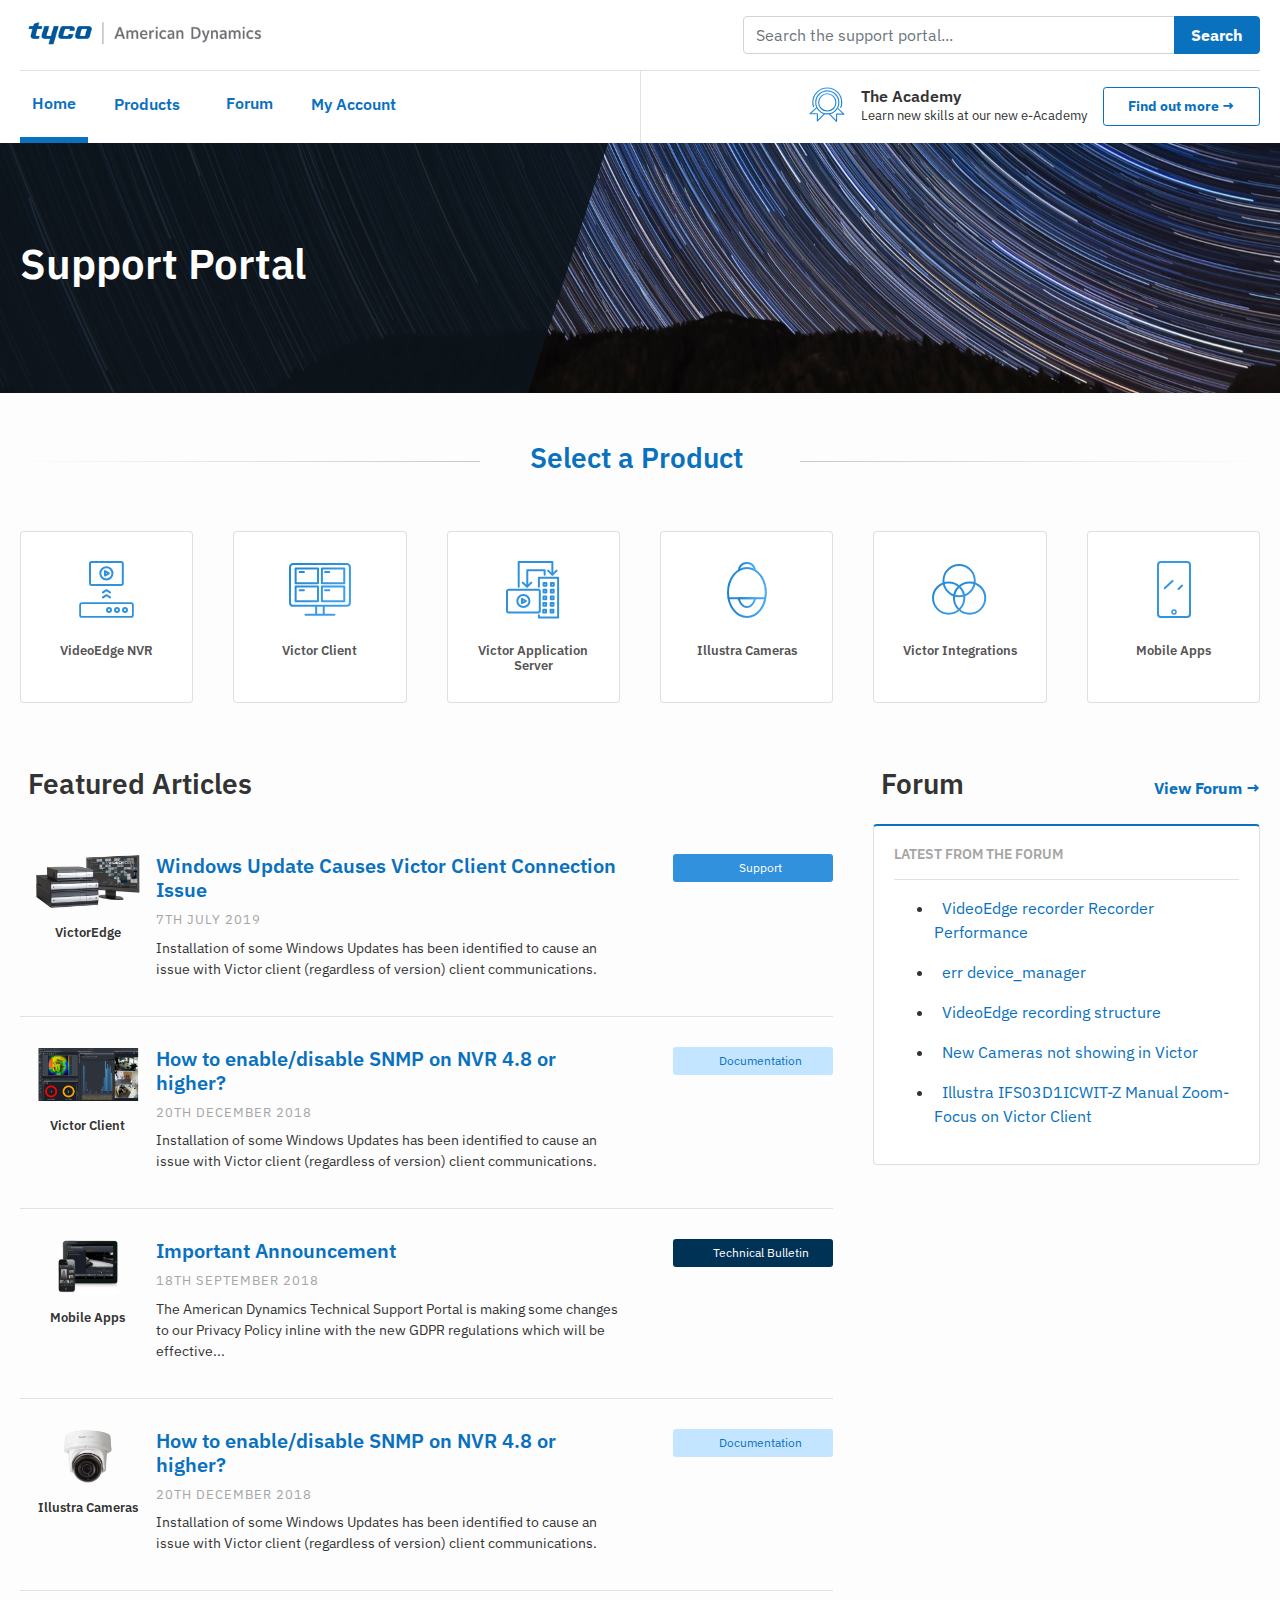
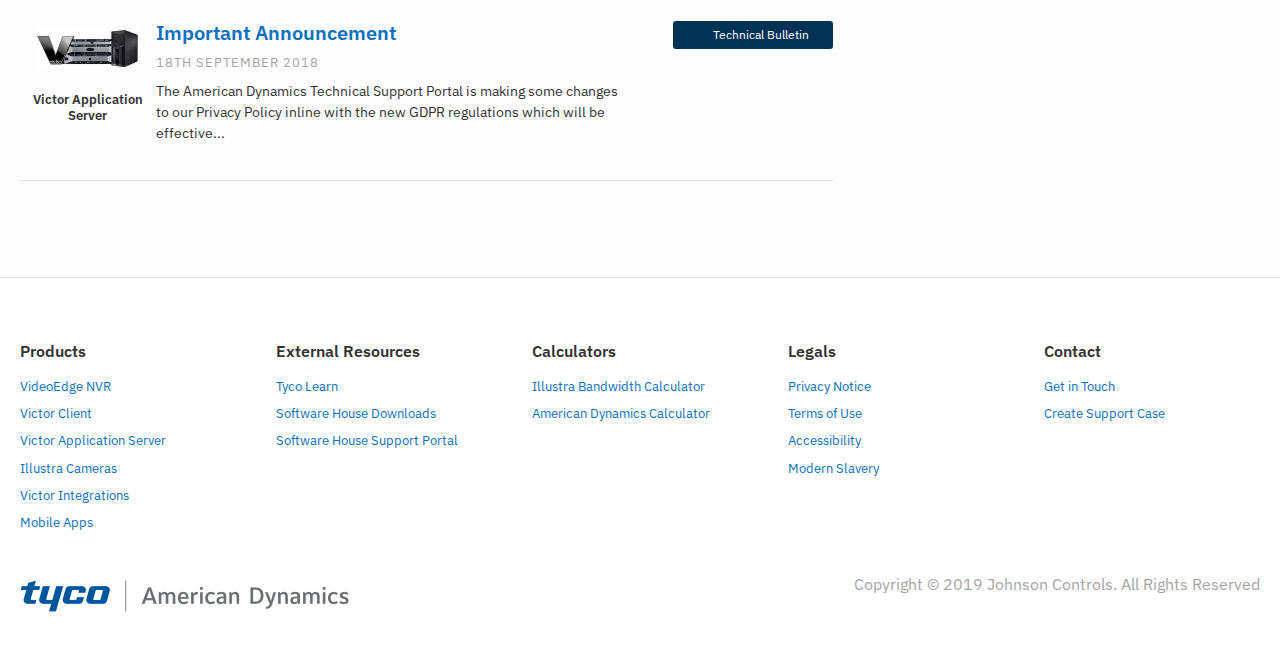
<file: index.html>
<!DOCTYPE html>
<html lang="en"><head>
  <meta charset="utf-8">
  <meta http-equiv="X-UA-Compatible" content="IE=edge">
  <meta name="viewport" content="width=device-width, initial-scale=1">
  <title>Tyco | American Dynamics - Support portal</title>
  <link href="https://fonts.googleapis.com/css?family=IBM+Plex+Sans:400,600,700&display=swap" rel="stylesheet">
  <link rel="stylesheet" href="https://pro.fontawesome.com/releases/v5.9.0/css/all.css" integrity="sha384-vlOMx0hKjUCl4WzuhIhSNZSm2yQCaf0mOU1hEDK/iztH3gU4v5NMmJln9273A6Jz" crossorigin="anonymous">
  <link rel="stylesheet" href="/css/style.css">
</head>
<body data-spy="scroll" data-target="#asideNavigation" data-offset="15"><nav role="navigation" class="bg-white page-navigation">
  <div class="container">
    <div class="row border-bottom pt-3 no-gutters top-nav__container">
      <div class="col">
        <h1 class="sr-only">Tyco | American Dynamics - Support portal</h1>
        <img class='nav__logo' src="/images/logo.png" alt="Tyco | American Dynamics - Support portal" width="250">
      </div>
      <div class="col-md-5 nav-items--full">
        <div class="input-group mb-3">
          <input type="text" class="form-control" placeholder="Search the support portal..."
            aria-label="Search the Support Portal" aria-describedby="searchBtn">
          <div class="input-group-append">
            <button class="btn btn-primary px-3" type="button" id="searchBtn">Search</button>
          </div>
        </div>
      </div>

      <div class='nav-items--mobile'>
        <button class='menu__button--mobile button__navigation'>
            <span>Navigation</span>
            <svg xmlns="http://www.w3.org/2000/svg" width="25" height="25" viewBox="0 0 24 24" fill="none" stroke="#0971BD" stroke-width="2" stroke-linecap="square" stroke-linejoin="arcs"><path d="M6 9l6 6 6-6"/></svg>
        </button>

        <button class='menu__button--mobile  button__search'>
          <svg xmlns="http://www.w3.org/2000/svg" width="25" height="25" viewBox="0 0 24 24" fill="none" stroke="#333" stroke-width="2" stroke-linecap="square" stroke-linejoin="arcs"><circle cx="11" cy="11" r="8"></circle><line x1="21" y1="21" x2="16.65" y2="16.65"></line></svg>
        </button>
      </div>

      <section class='mobile-nav__drawer border-top'>
        <button class="close-menu">
          <svg xmlns="http://www.w3.org/2000/svg" width="25" height="25" viewBox="0 0 24 24" fill="none" stroke="#333" stroke-width="2" stroke-linecap="square" stroke-linejoin="arcs"><line x1="18" y1="6" x2="6" y2="18"></line><line x1="6" y1="6" x2="18" y2="18"></line></svg>
        </button>

        <ul class='nav-drawer__navigation'>
          <li><a href="/" class='nav__item--top p-0'>Home</a></li>

          <li class='sub-nav__header'>Products</li>
          <ul class='sub-nav'>
            <li><a href="/videoedge-nvr/">VideoEdge NVR</a></li>
            <li><a href="#">Victor Client</a></li>
            <li><a href="#">Victor Application Server</a></li>
            <li><a href="#">Illustra Cameras</a></li>
            <li><a href="#">Victor Integrations</a></li>
            <li><a href="#">Mobile Apps</a></li>
          </ul>

          <li><a href="#" class='nav__item--top p-0'>Forum</a></li>

          <li class="sub-nav__header">My Account</li>
          <ul class='sub-nav'>
            <li><a href="#">Profile</a></li>
            <li><a href="#">Account Settings</a></li>
            <li><a href="#">Logout</a></li>
          </ul>
        </ul>

        <div class="nav-drawer__search input-group mb-3">
          <input type="text" class="form-control" placeholder="Search the support portal..."
            aria-label="Search the Support Portal" aria-describedby="searchBtn">
          <div class="input-group-append">
            <button class="btn btn-primary px-3" type="button" id="searchBtn">Search</button>
          </div>
        </div>
      </section>

    </div><div class="row academy-banner--mobile nav-content__mobile">
        <a href="#" class='d-flex align-items-center justify-content-between'>
          <div class='d-flex align-items-center banner__title'>
            <svg width="1.75em" viewBox="0 0 36 35">
                <g stroke-width="1" fill="none" fill-rule="evenodd" stroke-linecap="round" stroke-linejoin="round">
                    <g transform="translate(-49.000000, -14.000000)">
                        <g transform="translate(50.000000, 15.000000)">
                            <path d="M30.8146332,19.3281418 C30.8791851,19.1509 30.9403546,18.9720328 30.9980637,18.7916182 C31.4409261,17.4071076 31.68,15.9314732 31.68,14.4 C31.68,6.4470996 25.2329004,-1.82964754e-13 17.28,-1.82964754e-13 C9.3270996,-1.82964754e-13 2.88,6.4470996 2.88,14.4 C2.88,15.9137288 3.11356591,17.3729054 3.54662487,18.7434569" stroke-width="1.152"></path>
                            <circle stroke-width="1.152" cx="17.28" cy="14.4" r="11.52"></circle>
                            <circle stroke-width="1.152" cx="17.28" cy="14.4" r="8.64"></circle>
                            <polyline stroke-width="1.152" points="6.61587891 19.5649805 5.5067062e-14 25.70625 7.36523438 25.70625 7.36523438 32.90625 14.4254883 25.92"></polyline>
                            <polyline stroke-width="1.152" transform="translate(26.645713, 26.737690) scale(-1, 1) translate(-26.645713, -26.737690) " points="25.8478418 20.16 19.3930664 26.1153809 26.7583008 26.1153809 26.7583008 33.3153809 33.8983594 26.1153809"></polyline>
                            <path d="M17.28,5.42917969 L17.28,3.28412109" stroke-width="1.44"></path>
                            <path d="M17.28,25.221709 L17.28,23.76" stroke-width="1.44"></path>
                            <path d="M27.36,15.5091797 L27.36,13.3641211" stroke-width="1.44" transform="translate(27.360000, 14.400000) rotate(-90.000000) translate(-27.360000, -14.400000) "></path>
                            <path d="M7.2,15.5091797 L7.2,13.3641211" stroke-width="1.44" transform="translate(7.200000, 14.400000) rotate(-90.000000) translate(-7.200000, -14.400000) "></path>
                        </g>
                    </g>
                </g>
            </svg>
            Learn new skills at our e-Academy
          </div>
          <svg xmlns="http://www.w3.org/2000/svg" width="25" height="25" viewBox="0 0 24 24" fill="none" stroke-width="2" stroke-linecap="square" stroke-linejoin="arcs"><path d="M9 18l6-6-6-6"/></svg>
        </a>
      </div><div class="row">
      <ul class="col d-flex m-0 nav__wrapper"><li class="text-primary list-inline-item active"><a href="/">Home</a></li>
<li class="text-primary list-inline-item item__dropdown">
  <button class='dropdown__button'>
    <span>Products</span>
    <i class="far fa-chevron-down"></i>
  </button>
  <ul class='dropdown__menu'>
    <li>
      <a href="/videoedge-nvr/">
        <svg viewBox="0 0 75 75">
            <g stroke-width="1" fill="none" fill-rule="evenodd">
                <path d="" stroke-width="1.8" stroke-linecap="round" stroke-linejoin="round"></path>
                <rect stroke-width="1.8" x="11.1" y="51.1" width="52.8" height="13.8" rx="2"></rect>
                <polyline stroke-width="2" stroke-linecap="round" stroke-linejoin="round" transform="translate(37.500000, 39.203430) scale(-1, 1) rotate(-180.000000) translate(-37.500000, -39.203430) " points="41 38 37.5 40.4068604 34 38"></polyline>
                <polyline stroke-width="2" stroke-linecap="round" stroke-linejoin="round" transform="translate(37.500000, 44.203430) scale(-1, 1) rotate(-180.000000) translate(-37.500000, -44.203430) " points="41 43 37.5 45.4068604 34 43"></polyline>
                <circle stroke-width="2" cx="40" cy="58" r="2"></circle>
                <circle stroke-width="2" cx="48" cy="58" r="2"></circle>
                <circle stroke-width="2" cx="56" cy="58" r="2"></circle>
                <path d="M15.842,55 L25.5,55" stroke-width="2" stroke-linecap="round" stroke-linejoin="round"></path>
                <path d="M15.842,58 L25.5,58" stroke-width="2" stroke-linecap="round" stroke-linejoin="round"></path>
                <path d="M15.842,61 L25.5,61" stroke-width="2" stroke-linecap="round" stroke-linejoin="round"></path>
                <path d="M53.82,31.17 L53.82,11.72 C53.82,10.7700702 53.0499298,10 52.1,10 L22.72,10 C21.7700702,10 21,10.7700702 21,11.72 L21,31.17 C21,32.1199298 21.7700702,32.89 22.72,32.89 L52.08,32.89 C53.0299298,32.89 53.8,32.1199298 53.8,31.17 L53.8,31.17 L53.82,31.17 Z" stroke-width="2" stroke-linecap="round" stroke-linejoin="round"></path>
                <path d="M37.39,27.46 L37.39,27.46 C34.0327749,27.4489971 31.3154856,24.7272387 31.31,21.37 L31.31,21.37 C31.31,18.0121087 34.0321087,15.29 37.39,15.29 L37.39,15.29 C40.7478913,15.29 43.47,18.0121087 43.47,21.37 L43.47,21.37 C43.4645144,24.7272387 40.7472251,27.4489971 37.39,27.46 Z" stroke-width="2" stroke-linecap="round" stroke-linejoin="round"></path>
                <polygon stroke-width="2" stroke-linecap="round" stroke-linejoin="round" points="39.91 21.38 36 19.12 36 23.61"></polygon>
            </g>
        </svg>
        VideoEdge NVR
      </a>
    </li>
    <li>
      <a href="#">
            <svg viewBox="0 0 75 75">
                <g stroke-width="1" fill="none" fill-rule="evenodd" stroke-linecap="round" stroke-linejoin="round">
                    <g transform="translate(8.000000, 12.000000)" stroke-width="2">
                        <path d="M15.5,50.77 L44.42,50.77 L15.5,50.77 Z M26.16,49.89 L26.16,42.19 L26.16,49.89 Z M33.76,49.89 L33.76,42.19 L33.76,49.89 Z M59.91,38.66 L59.91,3.15 C59.91,1.41030304 58.499697,0 56.76,0 L3.15,0 C1.41030304,0 0,1.41030304 0,3.15 L0,38.66 C0.00548940814,40.3918952 1.40810477,41.7945106 3.14,41.8 L56.76,41.8 C58.4919163,41.8 59.8990037,40.4018814 59.91,38.67 L59.91,38.66 Z"></path>
                        <path d="M54.27,4.41 L31.9,4.41 L31.9,19.21 L54.27,19.21 L54.27,4.41 Z M28,4.41 L5.64,4.41 L5.64,19.21 L28,19.21 L28,4.41 Z M54.27,22.5 L31.9,22.5 L31.9,37.27 L54.27,37.27 L54.27,22.5 Z M28,22.5 L5.64,22.5 L5.64,37.27 L28,37.27 L28,22.5 Z M9.72,8 L13.93,8 L9.72,8 Z M35.07,8 L39.28,8 L35.07,8 Z M9.72,26.27 L13.93,26.27 L9.72,26.27 Z M35.07,26.27 L39.28,26.27 L35.07,26.27 Z"></path>
                    </g>
                </g>
            </svg>
        Victor Client
      </a>
    </li>
    <li>
      <a href="#">
            <svg viewBox="0 0 75 75">
                <g stroke-width="1" fill="none" fill-rule="evenodd" stroke-linecap="round" stroke-linejoin="round">
                    <g transform="translate(11.000000, 10.000000)" stroke-width="2">
                        <path d="M8.51,55.43 L24.35,55.43"></path>
                        <path d="M14.32,54.95 L14.32,50.74"></path>
                        <path d="M18.49,54.95 L18.49,50.74"></path>
                        <path d="M32.82,48.8 L32.82,29.35 C32.82,28.4000702 32.0499298,27.63 31.1,27.63 L1.72,27.63 C0.77007023,27.63 0,28.4000702 0,29.35 L0,48.8 C0,49.7499298 0.77007023,50.52 1.72,50.52 L31.08,50.52 C32.0299298,50.52 32.8,49.7499298 32.8,48.8 L32.8,48.8 L32.82,48.8 Z"></path>
                        <path d="M16.39,45.09 L16.39,45.09 C13.0327749,45.0789971 10.3154856,42.3572387 10.31,39 L10.31,39 C10.31,35.6421087 13.0321087,32.92 16.39,32.92 L16.39,32.92 C19.7478913,32.92 22.47,35.6421087 22.47,39 L22.47,39 C22.4645144,42.3572387 19.7472251,45.0789971 16.39,45.09 Z"></path>
                        <polygon points="18.91 39.01 15 36.75 15 41.24"></polygon>
                        <polyline points="45.36 11.94 45.36 0 11.7 0 11.7 24.68"></polyline>
                        <polyline points="37.66 12.63 37.66 8.15 20.29 8.15 20.29 24.07"></polyline>
                        <polyline points="31.89 53.24 31.89 55.43 51.12 55.43 51.12 15.76 31.89 15.76 31.89 24.74"></polyline>
                        <rect x="43.96" y="21.07" width="2.8" height="2.8"></rect>
                        <rect x="36.61" y="21.07" width="2.8" height="2.8"></rect>
                        <rect x="43.87" y="27.71" width="2.8" height="2.82"></rect>
                        <rect x="36.52" y="27.71" width="2.8" height="2.82"></rect>
                        <rect x="43.79" y="34.38" width="2.8" height="2.8"></rect>
                        <rect x="36.43" y="34.38" width="2.8" height="2.8"></rect>
                        <rect x="43.7" y="41.03" width="2.8" height="2.8"></rect>
                        <polygon points="36.34 43.84 39.15 43.84 39.15 41.03 36.38 41.03"></polygon>
                        <rect x="43.61" y="47.69" width="2.8" height="2.8"></rect>
                        <rect x="36.26" y="47.69" width="2.8" height="2.8"></rect>
                        <path d="M29.37,55.43 L53.64,55.43"></path>
                        <polyline points="24.29 20.59 20.06 24.83 15.82 20.59"></polyline>
                        <polyline points="49.56 8.62 45.33 12.86 41.1 8.62"></polyline>
                    </g>
                </g>
            </svg>
        Victor Application Server
      </a>
    </li>
    <li>
      <a href="#">
        <svg viewBox="0 0 75 75">
          <g fill="none" fill-rule="evenodd" stroke-linecap="round" stroke-linejoin="round">
            <g transform="translate(19.000000, 11.000000)" stroke-width="2">
              <path
                d="M37.85,29.49 C37.85,43.05 29.38,54 18.93,54 C8.48,54 0,43.05 0,29.49 C0,15.93 8.48,5 18.93,5 C29.38,5 37.85,15.94 37.85,29.49 Z">
              </path>
              <path d="M0.69,35.21 L36.91,35.22"></path>
              <path d="M10.44,35.21 C12.26,40.54 15.38,44.06 18.93,44.06 C22.48,44.06 25.58,40.54 27.41,35.21 L10.44,35.21 Z">
              </path>
              <path
                d="M26.83,7.09 C26.617582,3.11809108 23.3375819,0.00494504362 19.36,-7.77182233e-06 L18.49,-7.77182233e-06 C14.5046922,-0.00568698502 11.2128297,3.11037509 11,7.09">
              </path>
            </g>
          </g>
        </svg>
        Illustra Cameras
      </a>
    </li>
    <li>
      <a href="#">
            <svg viewBox="0 0 75 75">
                <g stroke-width="1" fill="none" fill-rule="evenodd" stroke-linecap="round" stroke-linejoin="round">
                    <g transform="translate(11.000000, 13.000000)" stroke-width="2">
                        <path d="M41.77,15.65 C41.77,24.2932563 34.7632563,31.3 26.12,31.3 C17.4767437,31.3 10.47,24.2932563 10.47,15.65 C10.47,7.00674367 17.4767437,0 26.12,0 C30.2706381,0 34.2512768,1.64883455 37.1862211,4.58377887 C40.1211654,7.5187232 41.77,11.4993619 41.77,15.65 Z"></path>
                        <path d="M52.24,33.07 C52.24,41.7132563 45.2332563,48.72 36.59,48.72 C27.9467437,48.72 20.94,41.7132563 20.94,33.07 C20.94,24.4267437 27.9467437,17.42 36.59,17.42 C45.2332563,17.42 52.24,24.4267437 52.24,33.07 Z"></path>
                        <path d="M31.3,33.07 C31.3,41.7132563 24.2932563,48.72 15.65,48.72 C7.00674367,48.72 0,41.7132563 0,33.07 C0,24.4267437 7.00674367,17.42 15.65,17.42 C24.2909705,17.4255161 31.2944839,24.4290295 31.3,33.07 Z"></path>
                    </g>
                </g>
            </svg>
        Victor Integrations
      </a>
    </li>
    <li>
      <a href="#">
        <svg viewBox="0 0 75 75">
            <g stroke-width="1" fill="none" fill-rule="evenodd">
                <rect stroke-width="2" x="22" y="10" width="32" height="55" rx="3"></rect>
                <path d="M22.9804688,54.3091 L53.9150391,54.3091" stroke-width="2" stroke-linecap="round" stroke-linejoin="round"></path>
                <path d="M22.9804688,18.3091 L53.9150391,18.3091" stroke-width="2" stroke-linecap="round" stroke-linejoin="round"></path>
                <path d="M25.8839313,34.1375271 L49.0379437,34.1375271" stroke-width="2" stroke-linecap="round" stroke-linejoin="round" transform="translate(37.577006, 33.828427) rotate(-45.000000) translate(-37.577006, -33.828427) "></path>
                <path d="M41.429897,35.0224198 L46.4451083,35.0757339" stroke-width="2" stroke-linecap="round" stroke-linejoin="round" transform="translate(44.332568, 34.766634) rotate(-45.000000) translate(-44.332568, -34.766634) "></path>
                <path d="M26.889833,32.4840662 L37.5703675,32.8339986" stroke-width="2" stroke-linecap="round" stroke-linejoin="round" transform="translate(32.340267, 32.174966) rotate(-45.000000) translate(-32.340267, -32.174966) "></path>
                <path d="M37.2498779,14.3091 L38.7496338,14.3091" stroke-width="2" stroke-linecap="round" stroke-linejoin="round"></path>
                <circle stroke-width="1.5" cx="38" cy="60" r="2"></circle>
            </g>
        </svg>
        Mobile Apps
      </a>
    </li>
  </ul>
</li>
<li class="text-primary list-inline-item">Forum</li>
<li class="text-primary list-inline-item item__dropdown">
  <button class='dropdown__button'>
    <span>My Account</span>
    <i class="far fa-chevron-down"></i>
  </button>
  <ul class='dropdown__menu'>
    <li>
      <a href="#">
        Profile
      </a>
    </li>
    <li>
      <a href="#">
        Account Settings
      </a>
    </li>
    <li>
      <a href="#">
        Logout
      </a>
    </li>
  </ul>
</li></ul>
      <div class="col pt-3 border-left d-flex justify-content-end academy-banner--full">
        <div class="mr-3"><img src="/images/icons/badge.svg" alt=""></div>
        
        <div>
          <h4 class="m-0">The Academy</h4>
          <p class="small">Learn new skills at our new e-Academy</p>
        </div>
        <div class="ml-3">
          <a class="btn btn-outline-primary btn-sm px-4 py-2" href="#" role="button">Find out more &rarr;</a>
        </div>
        
      </div>
    </div>
  </div>

</nav><header class="banner  home-banner " role="banner">
  <div class="container">

    <div class="row"><div class="col d-flex align-items-center">
        <h1 class='text-fluid-xl'>Support Portal</h1>
      </div></div>
    <div class='banner__overlay'>
    </div>
  </div>
</header>
<main class="container">
      <section class="row my-5 d-flex align-items-center">
  <div class="col gradient-divider"></div>
  <div class="col-6 col-md-4 col-lg-3 text-center">
    <h2 class="text-primary text-fluid">Select a Product <i class="far fa-long-arrow-down small ml-2"
        aria-hidden="true"></i></h2>
  </div>
  <div class="col gradient-divider flip"></div>
</section>

<!-- Products -->
<section class="row tight-gutters"><div class="col-6 col-md-4 col-lg-2 d-flex align-items-stretch mb-3">
      <a href="/videoedge-nvr/" class="card w-100">
        <div class="card-body text-center">
          <img src="/images/icons/videoedge-nvr.svg" alt="VideoEdge NVR">
          <h3 class="h6 mt-3">VideoEdge NVR</h3>
        </div>
      </a>
    </div><div class="col-6 col-md-4 col-lg-2 d-flex align-items-stretch mb-3">
      <a href="" class="card w-100">
        <div class="card-body text-center">
          <img src="/images/icons/victor-client.svg" alt="Victor Client">
          <h3 class="h6 mt-3">Victor Client</h3>
        </div>
      </a>
    </div><div class="col-6 col-md-4 col-lg-2 d-flex align-items-stretch mb-3">
      <a href="" class="card w-100">
        <div class="card-body text-center">
          <img src="/images/icons/victor-application-server.svg" alt="Victor Application Server">
          <h3 class="h6 mt-3">Victor Application Server</h3>
        </div>
      </a>
    </div><div class="col-6 col-md-4 col-lg-2 d-flex align-items-stretch mb-3">
      <a href="" class="card w-100">
        <div class="card-body text-center">
          <img src="/images/icons/illustra-cameras.svg" alt="Illustra Cameras">
          <h3 class="h6 mt-3">Illustra Cameras</h3>
        </div>
      </a>
    </div><div class="col-6 col-md-4 col-lg-2 d-flex align-items-stretch mb-3">
      <a href="" class="card w-100">
        <div class="card-body text-center">
          <img src="/images/icons/victor-integrations.svg" alt="Victor Integrations">
          <h3 class="h6 mt-3">Victor Integrations</h3>
        </div>
      </a>
    </div><div class="col-6 col-md-4 col-lg-2 d-flex align-items-stretch mb-3">
      <a href="" class="card w-100">
        <div class="card-body text-center">
          <img src="/images/icons/mobile-apps.svg" alt="Mobile Apps">
          <h3 class="h6 mt-3">Mobile Apps</h3>
        </div>
      </a>
    </div></section>

<!-- Articles / Forum -->
<section class="row my-5">
  <!-- Featured Articles -->
  <div class=" col-md-7 col-lg-8 mb-5 bg-slider"><div class="row mb-3 d-flex align-items-center justify-content-between flex-nowrap no-gutters ">
  <div>
    <h2 class="2 text-fluid-lg"><i class="far fa-megaphone mr-2 text-primary small"></i> Featured Articles</h2>
  </div></div><div class="slider">
      <div class="slider-contents"><article class="row border-bottom article-preview no-gutters">
  <div class="col-md-2 text-center d-none d-lg-block">
    <img class="img-fluid px-3" src="/images/products/victoredge.png"
      alt="VictorEdge">
    <h6 class="mt-3">VictorEdge</h6>
  </div>
  <div class="col">
    <h3 class="text-primary"><a href="">Windows Update Causes Victor Client Connection Issue</a></h3>
    <time class="text-muted text-uppercase mb-2">7th July 2019</time>
    <p class="font-size-sm">Installation of some Windows Updates has been identified to cause an issue with Victor client (regardless of version) client communications.</p>
  </div>
  <div class="col-xl-3 offset-xl-0 offset-lg-2">
    <div class="float-xl-right float-0">
      <p class="tag support">
        <span>Support</span> 
      </p>
    </div>
    

</article><article class="row border-bottom article-preview no-gutters">
  <div class="col-md-2 text-center d-none d-lg-block">
    <img class="img-fluid px-3" src="/images/products/victor-client.png"
      alt="Victor Client">
    <h6 class="mt-3">Victor Client</h6>
  </div>
  <div class="col">
    <h3 class="text-primary"><a href="">How to enable/disable SNMP on NVR 4.8 or higher?</a></h3>
    <time class="text-muted text-uppercase mb-2">20th December 2018</time>
    <p class="font-size-sm">Installation of some Windows Updates has been identified to cause an issue with Victor client (regardless of version) client communications.</p>
  </div>
  <div class="col-xl-3 offset-xl-0 offset-lg-2">
    <div class="float-xl-right float-0">
      <p class="tag documentation">
        <span>Documentation</span> 
      </p>
    </div>
    

</article><article class="row border-bottom article-preview no-gutters">
  <div class="col-md-2 text-center d-none d-lg-block">
    <img class="img-fluid px-3" src="/images/products/mobile-apps.png"
      alt="Mobile Apps">
    <h6 class="mt-3">Mobile Apps</h6>
  </div>
  <div class="col">
    <h3 class="text-primary"><a href="">Important Announcement</a></h3>
    <time class="text-muted text-uppercase mb-2">18th September 2018</time>
    <p class="font-size-sm">The American Dynamics Technical Support Portal is making some changes to our Privacy Policy inline with the new GDPR regulations which will be effective...</p>
  </div>
  <div class="col-xl-3 offset-xl-0 offset-lg-2">
    <div class="float-xl-right float-0">
      <p class="tag technical-bulletin">
        <span>Technical Bulletin</span> 
      </p>
    </div>
    

</article><article class="row border-bottom article-preview no-gutters">
  <div class="col-md-2 text-center d-none d-lg-block">
    <img class="img-fluid px-3" src="/images/products/illustra-cameras.png"
      alt="Illustra Cameras">
    <h6 class="mt-3">Illustra Cameras</h6>
  </div>
  <div class="col">
    <h3 class="text-primary"><a href="">How to enable/disable SNMP on NVR 4.8 or higher?</a></h3>
    <time class="text-muted text-uppercase mb-2">20th December 2018</time>
    <p class="font-size-sm">Installation of some Windows Updates has been identified to cause an issue with Victor client (regardless of version) client communications.</p>
  </div>
  <div class="col-xl-3 offset-xl-0 offset-lg-2">
    <div class="float-xl-right float-0">
      <p class="tag documentation">
        <span>Documentation</span> 
      </p>
    </div>
    

</article><article class="row border-bottom article-preview no-gutters">
  <div class="col-md-2 text-center d-none d-lg-block">
    <img class="img-fluid px-3" src="/images/products/victor-application-server.png"
      alt="Victor Application Server">
    <h6 class="mt-3">Victor Application Server</h6>
  </div>
  <div class="col">
    <h3 class="text-primary"><a href="">Important Announcement</a></h3>
    <time class="text-muted text-uppercase mb-2">18th September 2018</time>
    <p class="font-size-sm">The American Dynamics Technical Support Portal is making some changes to our Privacy Policy inline with the new GDPR regulations which will be effective...</p>
  </div>
  <div class="col-xl-3 offset-xl-0 offset-lg-2">
    <div class="float-xl-right float-0">
      <p class="tag technical-bulletin">
        <span>Technical Bulletin</span> 
      </p>
    </div>
    

</article></div>
    </div>
  </div>

  <!-- Forum -->
  <div class="col"><div class="row mb-3 d-flex align-items-center justify-content-between flex-nowrap no-gutters ">
  <div>
    <h2 class="5 text-fluid-lg"><i class="far fa-comment mr-2 text-primary small"></i> Forum</h2>
  </div><div class="col text-right">
    <a class="font-weight-bold" href="/forum/">View Forum &rarr;</a>
  </div></div><div class="row"><div class="col d-flex">
  <div class="card inset-border-top w-100">
    <div class="card-body">
      <h5 class="text-muted text-uppercase border-bottom pb-3">Latest from the Forum</h5>
      <ul class="fa-ul"><li class="my-3"><span class="fa-li"><i class="far fa-comment mr-2 text-muted"></i></span> <a
            href="">VideoEdge recorder Recorder Performance</a></li><li class="my-3"><span class="fa-li"><i class="far fa-comment mr-2 text-muted"></i></span> <a
            href="">err device_manager</a></li><li class="my-3"><span class="fa-li"><i class="far fa-comment mr-2 text-muted"></i></span> <a
            href="">VideoEdge recording structure</a></li><li class="my-3"><span class="fa-li"><i class="far fa-comment mr-2 text-muted"></i></span> <a
            href="">New Cameras not showing in Victor</a></li><li class="my-3"><span class="fa-li"><i class="far fa-comment mr-2 text-muted"></i></span> <a
            href="">Illustra IFS03D1ICWIT-Z Manual Zoom-Focus on Victor Client</a></li></ul>
    </div>
  </div>
</div></div>
  </div>
</section>

    </main><footer role="contentinfo" class="bg-white py-5 border-top">
  <div class="container">
    <div class="row"><div class="col">
        <h4 class="my-3">Products</h4>
        <ul class="list-unstyled small"><li class="my-2"><a href="/videoedge-nvr/">VideoEdge NVR</a></li><li class="my-2"><a href="">Victor Client</a></li><li class="my-2"><a href="">Victor Application Server</a></li><li class="my-2"><a href="">Illustra Cameras</a></li><li class="my-2"><a href="">Victor Integrations</a></li><li class="my-2"><a href="">Mobile Apps</a></li></ul>
      </div><div class="col">
        <h4 class="my-3">External Resources</h4>
        <ul class="list-unstyled small"><li class="my-2"><a href="">Tyco Learn</a></li><li class="my-2"><a href="">Software House Downloads</a></li><li class="my-2"><a href="">Software House Support Portal</a></li></ul>
      </div><div class="col">
        <h4 class="my-3">Calculators</h4>
        <ul class="list-unstyled small"><li class="my-2"><a href="">Illustra Bandwidth Calculator</a></li><li class="my-2"><a href="">American Dynamics Calculator</a></li></ul>
      </div><div class="col">
        <h4 class="my-3">Legals</h4>
        <ul class="list-unstyled small"><li class="my-2"><a href="">Privacy Notice</a></li><li class="my-2"><a href="">Terms of Use</a></li><li class="my-2"><a href="">Accessibility</a></li><li class="my-2"><a href="">Modern Slavery</a></li></ul>
      </div><div class="col">
        <h4 class="my-3">Contact</h4>
        <ul class="list-unstyled small"><li class="my-2"><a href="">Get in Touch</a></li><li class="my-2"><a href="">Create Support Case</a></li></ul>
      </div></div>
    <div class="row mt-4">
      <div class="col"><img src="/images/logo.png" alt="Tyco | American Dynamics - Support portal" width="330"></div>
      <div class="col"><p class="text-muted text-right">Copyright &copy; 2019 Johnson Controls. All Rights Reserved</p></div>
    </div>
  </div>
</footer>
</body>
  
  <script src="https://ajax.googleapis.com/ajax/libs/jquery/3.4.1/jquery.min.js"></script>
  <script src="https://maxcdn.bootstrapcdn.com/bootstrap/3.4.0/js/bootstrap.min.js"></script><script src="/js/interactions.js"></script>

</html>
</file>
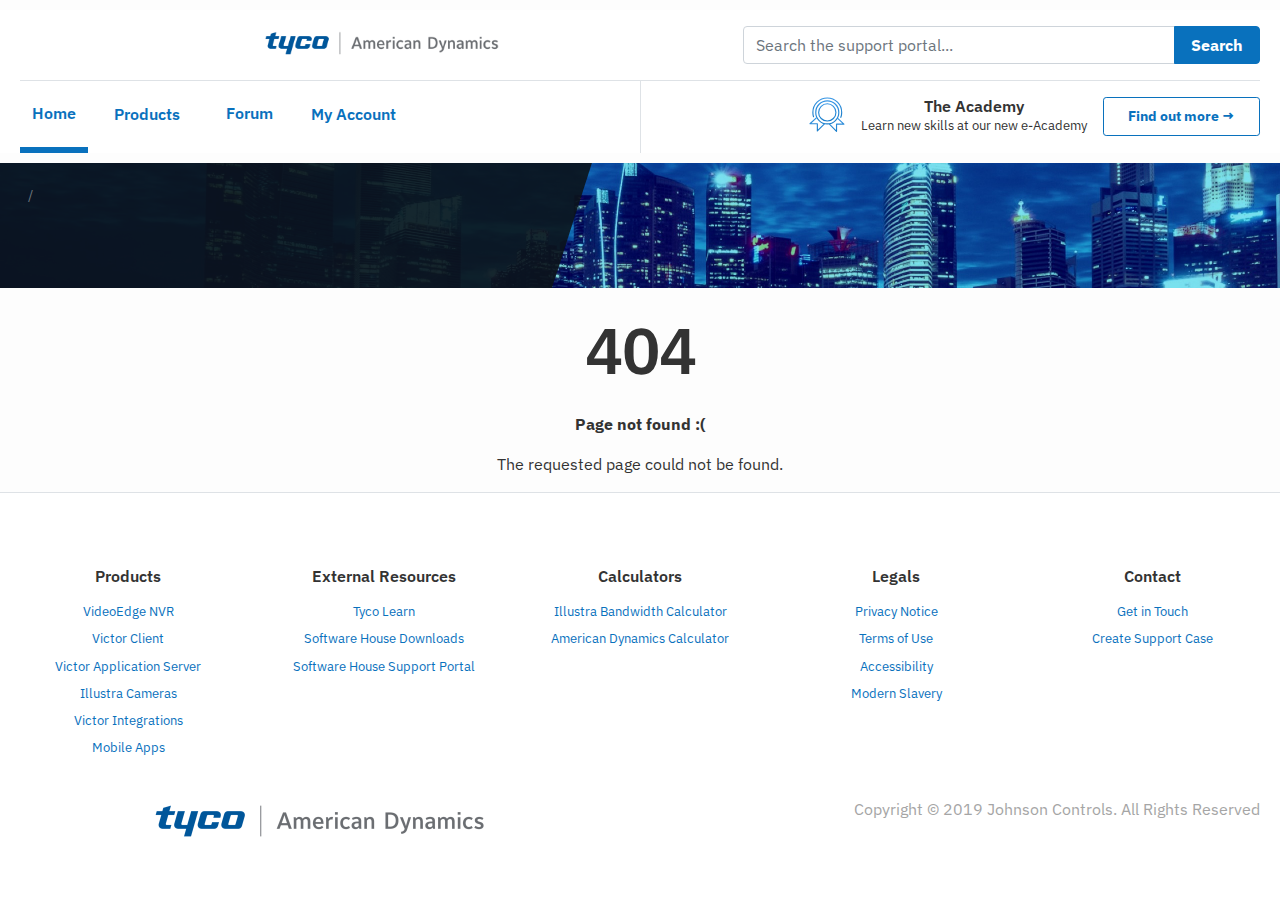
<file: 404/index.html>
<!DOCTYPE html>
<html lang="en"><head>
  <meta charset="utf-8">
  <meta http-equiv="X-UA-Compatible" content="IE=edge">
  <meta name="viewport" content="width=device-width, initial-scale=1">
  <title>Tyco | American Dynamics - Support portal</title>
  <link href="https://fonts.googleapis.com/css?family=IBM+Plex+Sans:400,600,700&display=swap" rel="stylesheet">
  <link rel="stylesheet" href="https://pro.fontawesome.com/releases/v5.9.0/css/all.css" integrity="sha384-vlOMx0hKjUCl4WzuhIhSNZSm2yQCaf0mOU1hEDK/iztH3gU4v5NMmJln9273A6Jz" crossorigin="anonymous">
  <link rel="stylesheet" href="/css/style.css">
</head>
<body data-spy="scroll" data-target="#asideNavigation" data-offset="15"><nav role="navigation" class="bg-white page-navigation">
  <div class="container">
    <div class="row border-bottom pt-3 no-gutters top-nav__container">
      <div class="col">
        <h1 class="sr-only">Tyco | American Dynamics - Support portal</h1>
        <img class='nav__logo' src="/images/logo.png" alt="Tyco | American Dynamics - Support portal" width="250">
      </div>
      <div class="col-md-5 nav-items--full">
        <div class="input-group mb-3">
          <input type="text" class="form-control" placeholder="Search the support portal..."
            aria-label="Search the Support Portal" aria-describedby="searchBtn">
          <div class="input-group-append">
            <button class="btn btn-primary px-3" type="button" id="searchBtn">Search</button>
          </div>
        </div>
      </div>

      <div class='nav-items--mobile'>
        <button class='menu__button--mobile button__navigation'>
            <span>Navigation</span>
            <svg xmlns="http://www.w3.org/2000/svg" width="25" height="25" viewBox="0 0 24 24" fill="none" stroke="#0971BD" stroke-width="2" stroke-linecap="square" stroke-linejoin="arcs"><path d="M6 9l6 6 6-6"/></svg>
        </button>

        <button class='menu__button--mobile  button__search'>
          <svg xmlns="http://www.w3.org/2000/svg" width="25" height="25" viewBox="0 0 24 24" fill="none" stroke="#333" stroke-width="2" stroke-linecap="square" stroke-linejoin="arcs"><circle cx="11" cy="11" r="8"></circle><line x1="21" y1="21" x2="16.65" y2="16.65"></line></svg>
        </button>
      </div>

      <section class='mobile-nav__drawer border-top'>
        <button class="close-menu">
          <svg xmlns="http://www.w3.org/2000/svg" width="25" height="25" viewBox="0 0 24 24" fill="none" stroke="#333" stroke-width="2" stroke-linecap="square" stroke-linejoin="arcs"><line x1="18" y1="6" x2="6" y2="18"></line><line x1="6" y1="6" x2="18" y2="18"></line></svg>
        </button>

        <ul class='nav-drawer__navigation'>
          <li><a href="/" class='nav__item--top p-0'>Home</a></li>

          <li class='sub-nav__header'>Products</li>
          <ul class='sub-nav'>
            <li><a href="/videoedge-nvr/">VideoEdge NVR</a></li>
            <li><a href="#">Victor Client</a></li>
            <li><a href="#">Victor Application Server</a></li>
            <li><a href="#">Illustra Cameras</a></li>
            <li><a href="#">Victor Integrations</a></li>
            <li><a href="#">Mobile Apps</a></li>
          </ul>

          <li><a href="#" class='nav__item--top p-0'>Forum</a></li>

          <li class="sub-nav__header">My Account</li>
          <ul class='sub-nav'>
            <li><a href="#">Profile</a></li>
            <li><a href="#">Account Settings</a></li>
            <li><a href="#">Logout</a></li>
          </ul>
        </ul>

        <div class="nav-drawer__search input-group mb-3">
          <input type="text" class="form-control" placeholder="Search the support portal..."
            aria-label="Search the Support Portal" aria-describedby="searchBtn">
          <div class="input-group-append">
            <button class="btn btn-primary px-3" type="button" id="searchBtn">Search</button>
          </div>
        </div>
      </section>

    </div><div class="row academy-banner--mobile nav-content__mobile">
        <a href="#" class='d-flex align-items-center justify-content-between'>
          <div class='d-flex align-items-center banner__title'>
            <svg width="1.75em" viewBox="0 0 36 35">
                <g stroke-width="1" fill="none" fill-rule="evenodd" stroke-linecap="round" stroke-linejoin="round">
                    <g transform="translate(-49.000000, -14.000000)">
                        <g transform="translate(50.000000, 15.000000)">
                            <path d="M30.8146332,19.3281418 C30.8791851,19.1509 30.9403546,18.9720328 30.9980637,18.7916182 C31.4409261,17.4071076 31.68,15.9314732 31.68,14.4 C31.68,6.4470996 25.2329004,-1.82964754e-13 17.28,-1.82964754e-13 C9.3270996,-1.82964754e-13 2.88,6.4470996 2.88,14.4 C2.88,15.9137288 3.11356591,17.3729054 3.54662487,18.7434569" stroke-width="1.152"></path>
                            <circle stroke-width="1.152" cx="17.28" cy="14.4" r="11.52"></circle>
                            <circle stroke-width="1.152" cx="17.28" cy="14.4" r="8.64"></circle>
                            <polyline stroke-width="1.152" points="6.61587891 19.5649805 5.5067062e-14 25.70625 7.36523438 25.70625 7.36523438 32.90625 14.4254883 25.92"></polyline>
                            <polyline stroke-width="1.152" transform="translate(26.645713, 26.737690) scale(-1, 1) translate(-26.645713, -26.737690) " points="25.8478418 20.16 19.3930664 26.1153809 26.7583008 26.1153809 26.7583008 33.3153809 33.8983594 26.1153809"></polyline>
                            <path d="M17.28,5.42917969 L17.28,3.28412109" stroke-width="1.44"></path>
                            <path d="M17.28,25.221709 L17.28,23.76" stroke-width="1.44"></path>
                            <path d="M27.36,15.5091797 L27.36,13.3641211" stroke-width="1.44" transform="translate(27.360000, 14.400000) rotate(-90.000000) translate(-27.360000, -14.400000) "></path>
                            <path d="M7.2,15.5091797 L7.2,13.3641211" stroke-width="1.44" transform="translate(7.200000, 14.400000) rotate(-90.000000) translate(-7.200000, -14.400000) "></path>
                        </g>
                    </g>
                </g>
            </svg>
            Learn new skills at our e-Academy
          </div>
          <svg xmlns="http://www.w3.org/2000/svg" width="25" height="25" viewBox="0 0 24 24" fill="none" stroke-width="2" stroke-linecap="square" stroke-linejoin="arcs"><path d="M9 18l6-6-6-6"/></svg>
        </a>
      </div><div class="row">
      <ul class="col d-flex m-0 nav__wrapper"><li class="text-primary list-inline-item active"><a href="/">Home</a></li>
<li class="text-primary list-inline-item item__dropdown">
  <button class='dropdown__button'>
    <span>Products</span>
    <i class="far fa-chevron-down"></i>
  </button>
  <ul class='dropdown__menu'>
    <li>
      <a href="/videoedge-nvr/">
        <svg viewBox="0 0 75 75">
            <g stroke-width="1" fill="none" fill-rule="evenodd">
                <path d="" stroke-width="1.8" stroke-linecap="round" stroke-linejoin="round"></path>
                <rect stroke-width="1.8" x="11.1" y="51.1" width="52.8" height="13.8" rx="2"></rect>
                <polyline stroke-width="2" stroke-linecap="round" stroke-linejoin="round" transform="translate(37.500000, 39.203430) scale(-1, 1) rotate(-180.000000) translate(-37.500000, -39.203430) " points="41 38 37.5 40.4068604 34 38"></polyline>
                <polyline stroke-width="2" stroke-linecap="round" stroke-linejoin="round" transform="translate(37.500000, 44.203430) scale(-1, 1) rotate(-180.000000) translate(-37.500000, -44.203430) " points="41 43 37.5 45.4068604 34 43"></polyline>
                <circle stroke-width="2" cx="40" cy="58" r="2"></circle>
                <circle stroke-width="2" cx="48" cy="58" r="2"></circle>
                <circle stroke-width="2" cx="56" cy="58" r="2"></circle>
                <path d="M15.842,55 L25.5,55" stroke-width="2" stroke-linecap="round" stroke-linejoin="round"></path>
                <path d="M15.842,58 L25.5,58" stroke-width="2" stroke-linecap="round" stroke-linejoin="round"></path>
                <path d="M15.842,61 L25.5,61" stroke-width="2" stroke-linecap="round" stroke-linejoin="round"></path>
                <path d="M53.82,31.17 L53.82,11.72 C53.82,10.7700702 53.0499298,10 52.1,10 L22.72,10 C21.7700702,10 21,10.7700702 21,11.72 L21,31.17 C21,32.1199298 21.7700702,32.89 22.72,32.89 L52.08,32.89 C53.0299298,32.89 53.8,32.1199298 53.8,31.17 L53.8,31.17 L53.82,31.17 Z" stroke-width="2" stroke-linecap="round" stroke-linejoin="round"></path>
                <path d="M37.39,27.46 L37.39,27.46 C34.0327749,27.4489971 31.3154856,24.7272387 31.31,21.37 L31.31,21.37 C31.31,18.0121087 34.0321087,15.29 37.39,15.29 L37.39,15.29 C40.7478913,15.29 43.47,18.0121087 43.47,21.37 L43.47,21.37 C43.4645144,24.7272387 40.7472251,27.4489971 37.39,27.46 Z" stroke-width="2" stroke-linecap="round" stroke-linejoin="round"></path>
                <polygon stroke-width="2" stroke-linecap="round" stroke-linejoin="round" points="39.91 21.38 36 19.12 36 23.61"></polygon>
            </g>
        </svg>
        VideoEdge NVR
      </a>
    </li>
    <li>
      <a href="#">
            <svg viewBox="0 0 75 75">
                <g stroke-width="1" fill="none" fill-rule="evenodd" stroke-linecap="round" stroke-linejoin="round">
                    <g transform="translate(8.000000, 12.000000)" stroke-width="2">
                        <path d="M15.5,50.77 L44.42,50.77 L15.5,50.77 Z M26.16,49.89 L26.16,42.19 L26.16,49.89 Z M33.76,49.89 L33.76,42.19 L33.76,49.89 Z M59.91,38.66 L59.91,3.15 C59.91,1.41030304 58.499697,0 56.76,0 L3.15,0 C1.41030304,0 0,1.41030304 0,3.15 L0,38.66 C0.00548940814,40.3918952 1.40810477,41.7945106 3.14,41.8 L56.76,41.8 C58.4919163,41.8 59.8990037,40.4018814 59.91,38.67 L59.91,38.66 Z"></path>
                        <path d="M54.27,4.41 L31.9,4.41 L31.9,19.21 L54.27,19.21 L54.27,4.41 Z M28,4.41 L5.64,4.41 L5.64,19.21 L28,19.21 L28,4.41 Z M54.27,22.5 L31.9,22.5 L31.9,37.27 L54.27,37.27 L54.27,22.5 Z M28,22.5 L5.64,22.5 L5.64,37.27 L28,37.27 L28,22.5 Z M9.72,8 L13.93,8 L9.72,8 Z M35.07,8 L39.28,8 L35.07,8 Z M9.72,26.27 L13.93,26.27 L9.72,26.27 Z M35.07,26.27 L39.28,26.27 L35.07,26.27 Z"></path>
                    </g>
                </g>
            </svg>
        Victor Client
      </a>
    </li>
    <li>
      <a href="#">
            <svg viewBox="0 0 75 75">
                <g stroke-width="1" fill="none" fill-rule="evenodd" stroke-linecap="round" stroke-linejoin="round">
                    <g transform="translate(11.000000, 10.000000)" stroke-width="2">
                        <path d="M8.51,55.43 L24.35,55.43"></path>
                        <path d="M14.32,54.95 L14.32,50.74"></path>
                        <path d="M18.49,54.95 L18.49,50.74"></path>
                        <path d="M32.82,48.8 L32.82,29.35 C32.82,28.4000702 32.0499298,27.63 31.1,27.63 L1.72,27.63 C0.77007023,27.63 0,28.4000702 0,29.35 L0,48.8 C0,49.7499298 0.77007023,50.52 1.72,50.52 L31.08,50.52 C32.0299298,50.52 32.8,49.7499298 32.8,48.8 L32.8,48.8 L32.82,48.8 Z"></path>
                        <path d="M16.39,45.09 L16.39,45.09 C13.0327749,45.0789971 10.3154856,42.3572387 10.31,39 L10.31,39 C10.31,35.6421087 13.0321087,32.92 16.39,32.92 L16.39,32.92 C19.7478913,32.92 22.47,35.6421087 22.47,39 L22.47,39 C22.4645144,42.3572387 19.7472251,45.0789971 16.39,45.09 Z"></path>
                        <polygon points="18.91 39.01 15 36.75 15 41.24"></polygon>
                        <polyline points="45.36 11.94 45.36 0 11.7 0 11.7 24.68"></polyline>
                        <polyline points="37.66 12.63 37.66 8.15 20.29 8.15 20.29 24.07"></polyline>
                        <polyline points="31.89 53.24 31.89 55.43 51.12 55.43 51.12 15.76 31.89 15.76 31.89 24.74"></polyline>
                        <rect x="43.96" y="21.07" width="2.8" height="2.8"></rect>
                        <rect x="36.61" y="21.07" width="2.8" height="2.8"></rect>
                        <rect x="43.87" y="27.71" width="2.8" height="2.82"></rect>
                        <rect x="36.52" y="27.71" width="2.8" height="2.82"></rect>
                        <rect x="43.79" y="34.38" width="2.8" height="2.8"></rect>
                        <rect x="36.43" y="34.38" width="2.8" height="2.8"></rect>
                        <rect x="43.7" y="41.03" width="2.8" height="2.8"></rect>
                        <polygon points="36.34 43.84 39.15 43.84 39.15 41.03 36.38 41.03"></polygon>
                        <rect x="43.61" y="47.69" width="2.8" height="2.8"></rect>
                        <rect x="36.26" y="47.69" width="2.8" height="2.8"></rect>
                        <path d="M29.37,55.43 L53.64,55.43"></path>
                        <polyline points="24.29 20.59 20.06 24.83 15.82 20.59"></polyline>
                        <polyline points="49.56 8.62 45.33 12.86 41.1 8.62"></polyline>
                    </g>
                </g>
            </svg>
        Victor Application Server
      </a>
    </li>
    <li>
      <a href="#">
        <svg viewBox="0 0 75 75">
          <g fill="none" fill-rule="evenodd" stroke-linecap="round" stroke-linejoin="round">
            <g transform="translate(19.000000, 11.000000)" stroke-width="2">
              <path
                d="M37.85,29.49 C37.85,43.05 29.38,54 18.93,54 C8.48,54 0,43.05 0,29.49 C0,15.93 8.48,5 18.93,5 C29.38,5 37.85,15.94 37.85,29.49 Z">
              </path>
              <path d="M0.69,35.21 L36.91,35.22"></path>
              <path d="M10.44,35.21 C12.26,40.54 15.38,44.06 18.93,44.06 C22.48,44.06 25.58,40.54 27.41,35.21 L10.44,35.21 Z">
              </path>
              <path
                d="M26.83,7.09 C26.617582,3.11809108 23.3375819,0.00494504362 19.36,-7.77182233e-06 L18.49,-7.77182233e-06 C14.5046922,-0.00568698502 11.2128297,3.11037509 11,7.09">
              </path>
            </g>
          </g>
        </svg>
        Illustra Cameras
      </a>
    </li>
    <li>
      <a href="#">
            <svg viewBox="0 0 75 75">
                <g stroke-width="1" fill="none" fill-rule="evenodd" stroke-linecap="round" stroke-linejoin="round">
                    <g transform="translate(11.000000, 13.000000)" stroke-width="2">
                        <path d="M41.77,15.65 C41.77,24.2932563 34.7632563,31.3 26.12,31.3 C17.4767437,31.3 10.47,24.2932563 10.47,15.65 C10.47,7.00674367 17.4767437,0 26.12,0 C30.2706381,0 34.2512768,1.64883455 37.1862211,4.58377887 C40.1211654,7.5187232 41.77,11.4993619 41.77,15.65 Z"></path>
                        <path d="M52.24,33.07 C52.24,41.7132563 45.2332563,48.72 36.59,48.72 C27.9467437,48.72 20.94,41.7132563 20.94,33.07 C20.94,24.4267437 27.9467437,17.42 36.59,17.42 C45.2332563,17.42 52.24,24.4267437 52.24,33.07 Z"></path>
                        <path d="M31.3,33.07 C31.3,41.7132563 24.2932563,48.72 15.65,48.72 C7.00674367,48.72 0,41.7132563 0,33.07 C0,24.4267437 7.00674367,17.42 15.65,17.42 C24.2909705,17.4255161 31.2944839,24.4290295 31.3,33.07 Z"></path>
                    </g>
                </g>
            </svg>
        Victor Integrations
      </a>
    </li>
    <li>
      <a href="#">
        <svg viewBox="0 0 75 75">
            <g stroke-width="1" fill="none" fill-rule="evenodd">
                <rect stroke-width="2" x="22" y="10" width="32" height="55" rx="3"></rect>
                <path d="M22.9804688,54.3091 L53.9150391,54.3091" stroke-width="2" stroke-linecap="round" stroke-linejoin="round"></path>
                <path d="M22.9804688,18.3091 L53.9150391,18.3091" stroke-width="2" stroke-linecap="round" stroke-linejoin="round"></path>
                <path d="M25.8839313,34.1375271 L49.0379437,34.1375271" stroke-width="2" stroke-linecap="round" stroke-linejoin="round" transform="translate(37.577006, 33.828427) rotate(-45.000000) translate(-37.577006, -33.828427) "></path>
                <path d="M41.429897,35.0224198 L46.4451083,35.0757339" stroke-width="2" stroke-linecap="round" stroke-linejoin="round" transform="translate(44.332568, 34.766634) rotate(-45.000000) translate(-44.332568, -34.766634) "></path>
                <path d="M26.889833,32.4840662 L37.5703675,32.8339986" stroke-width="2" stroke-linecap="round" stroke-linejoin="round" transform="translate(32.340267, 32.174966) rotate(-45.000000) translate(-32.340267, -32.174966) "></path>
                <path d="M37.2498779,14.3091 L38.7496338,14.3091" stroke-width="2" stroke-linecap="round" stroke-linejoin="round"></path>
                <circle stroke-width="1.5" cx="38" cy="60" r="2"></circle>
            </g>
        </svg>
        Mobile Apps
      </a>
    </li>
  </ul>
</li>
<li class="text-primary list-inline-item">Forum</li>
<li class="text-primary list-inline-item item__dropdown">
  <button class='dropdown__button'>
    <span>My Account</span>
    <i class="far fa-chevron-down"></i>
  </button>
  <ul class='dropdown__menu'>
    <li>
      <a href="#">
        Profile
      </a>
    </li>
    <li>
      <a href="#">
        Account Settings
      </a>
    </li>
    <li>
      <a href="#">
        Logout
      </a>
    </li>
  </ul>
</li></ul>
      <div class="col pt-3 border-left d-flex justify-content-end academy-banner--full">
        <div class="mr-3"><img src="/images/icons/badge.svg" alt=""></div>
        
        <div>
          <h4 class="m-0">The Academy</h4>
          <p class="small">Learn new skills at our new e-Academy</p>
        </div>
        <div class="ml-3">
          <a class="btn btn-outline-primary btn-sm px-4 py-2" href="#" role="button">Find out more &rarr;</a>
        </div>
        
      </div>
    </div>
  </div>

</nav><header class="banner  docs-banner " role="banner">
  <div class="container">

    <div class="row"><nav aria-label="breadcrumb" class="col-12">
        <ol class="breadcrumb container bg-transparent pl-0 pb-0 m-0">
          <li class="breadcrumb-item"><a href="/"></a></li>
          <li class="breadcrumb-item active" aria-current="page"></li>
        </ol>
      </nav>
      <div class="col">
        <h1 class='text-fluid-xl'></h1>
      </div></div>
    <div class='banner__overlay'>
    </div>
  </div>
</header>
<main class="container">
      <style type="text/css" media="screen">
  .container {
    margin: 10px auto;
    max-width: 600px;
    text-align: center;
  }
  h1 {
    margin: 30px 0;
    font-size: 4em;
    line-height: 1;
    letter-spacing: -1px;
  }
</style>

<div class="container">
  <h1>404</h1>

  <p><strong>Page not found :(</strong></p>
  <p>The requested page could not be found.</p>
</div>

    </main><footer role="contentinfo" class="bg-white py-5 border-top">
  <div class="container">
    <div class="row"><div class="col">
        <h4 class="my-3">Products</h4>
        <ul class="list-unstyled small"><li class="my-2"><a href="/videoedge-nvr/">VideoEdge NVR</a></li><li class="my-2"><a href="">Victor Client</a></li><li class="my-2"><a href="">Victor Application Server</a></li><li class="my-2"><a href="">Illustra Cameras</a></li><li class="my-2"><a href="">Victor Integrations</a></li><li class="my-2"><a href="">Mobile Apps</a></li></ul>
      </div><div class="col">
        <h4 class="my-3">External Resources</h4>
        <ul class="list-unstyled small"><li class="my-2"><a href="">Tyco Learn</a></li><li class="my-2"><a href="">Software House Downloads</a></li><li class="my-2"><a href="">Software House Support Portal</a></li></ul>
      </div><div class="col">
        <h4 class="my-3">Calculators</h4>
        <ul class="list-unstyled small"><li class="my-2"><a href="">Illustra Bandwidth Calculator</a></li><li class="my-2"><a href="">American Dynamics Calculator</a></li></ul>
      </div><div class="col">
        <h4 class="my-3">Legals</h4>
        <ul class="list-unstyled small"><li class="my-2"><a href="">Privacy Notice</a></li><li class="my-2"><a href="">Terms of Use</a></li><li class="my-2"><a href="">Accessibility</a></li><li class="my-2"><a href="">Modern Slavery</a></li></ul>
      </div><div class="col">
        <h4 class="my-3">Contact</h4>
        <ul class="list-unstyled small"><li class="my-2"><a href="">Get in Touch</a></li><li class="my-2"><a href="">Create Support Case</a></li></ul>
      </div></div>
    <div class="row mt-4">
      <div class="col"><img src="/images/logo.png" alt="Tyco | American Dynamics - Support portal" width="330"></div>
      <div class="col"><p class="text-muted text-right">Copyright &copy; 2019 Johnson Controls. All Rights Reserved</p></div>
    </div>
  </div>
</footer>
</body>
  
  <script src="https://ajax.googleapis.com/ajax/libs/jquery/3.4.1/jquery.min.js"></script>
  <script src="https://maxcdn.bootstrapcdn.com/bootstrap/3.4.0/js/bootstrap.min.js"></script><script src="/js/interactions.js"></script>

</html>
</file>
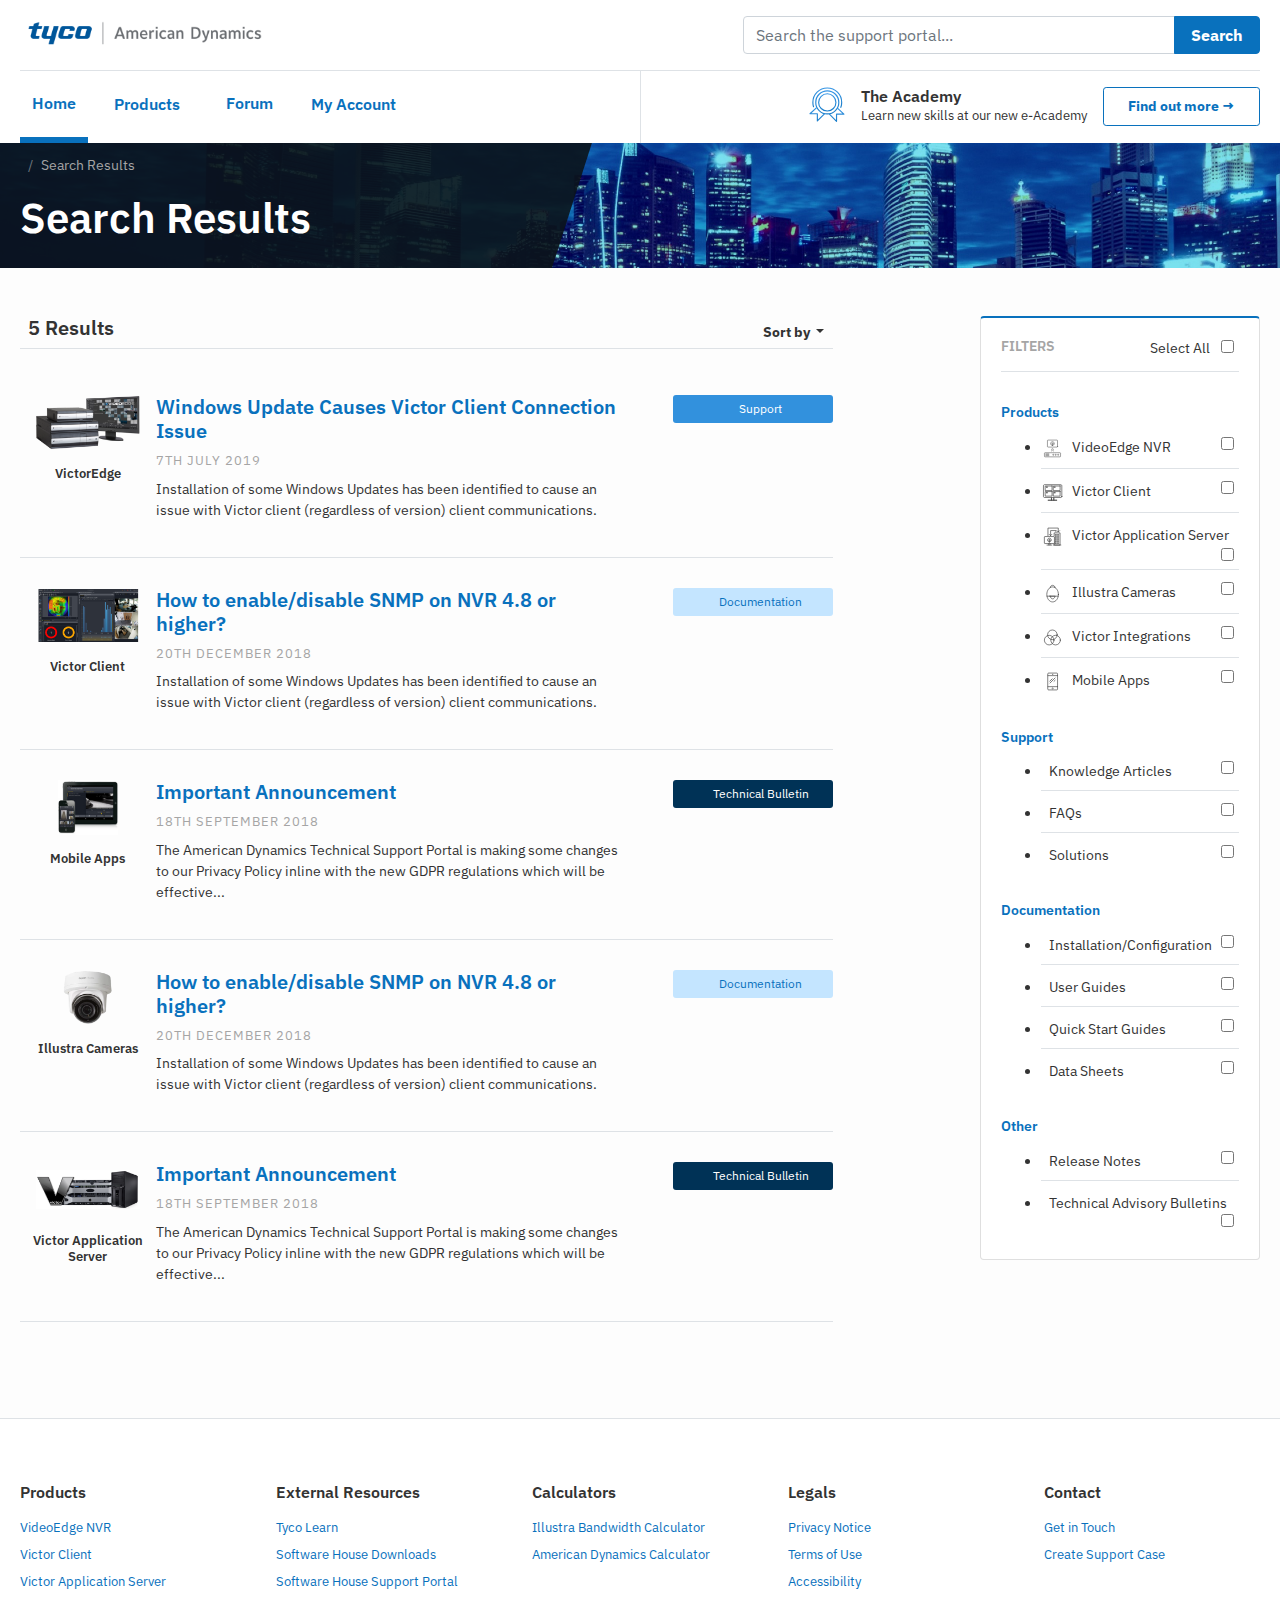
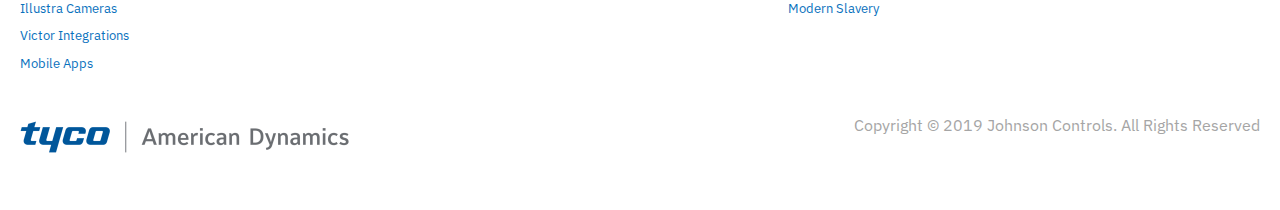
<file: search/index.html>
<!DOCTYPE html>
<html lang="en"><head>
  <meta charset="utf-8">
  <meta http-equiv="X-UA-Compatible" content="IE=edge">
  <meta name="viewport" content="width=device-width, initial-scale=1">
  <title>Tyco | American Dynamics - Support portal</title>
  <link href="https://fonts.googleapis.com/css?family=IBM+Plex+Sans:400,600,700&display=swap" rel="stylesheet">
  <link rel="stylesheet" href="https://pro.fontawesome.com/releases/v5.9.0/css/all.css" integrity="sha384-vlOMx0hKjUCl4WzuhIhSNZSm2yQCaf0mOU1hEDK/iztH3gU4v5NMmJln9273A6Jz" crossorigin="anonymous">
  <link rel="stylesheet" href="/css/style.css">
</head>
<body data-spy="scroll" data-target="#asideNavigation" data-offset="15"><nav role="navigation" class="bg-white page-navigation">
  <div class="container">
    <div class="row border-bottom pt-3 no-gutters top-nav__container">
      <div class="col">
        <h1 class="sr-only">Tyco | American Dynamics - Support portal</h1>
        <img class='nav__logo' src="/images/logo.png" alt="Tyco | American Dynamics - Support portal" width="250">
      </div>
      <div class="col-md-5 nav-items--full">
        <div class="input-group mb-3">
          <input type="text" class="form-control" placeholder="Search the support portal..."
            aria-label="Search the Support Portal" aria-describedby="searchBtn">
          <div class="input-group-append">
            <button class="btn btn-primary px-3" type="button" id="searchBtn">Search</button>
          </div>
        </div>
      </div>

      <div class='nav-items--mobile'>
        <button class='menu__button--mobile button__navigation'>
            <span>Navigation</span>
            <svg xmlns="http://www.w3.org/2000/svg" width="25" height="25" viewBox="0 0 24 24" fill="none" stroke="#0971BD" stroke-width="2" stroke-linecap="square" stroke-linejoin="arcs"><path d="M6 9l6 6 6-6"/></svg>
        </button>

        <button class='menu__button--mobile  button__search'>
          <svg xmlns="http://www.w3.org/2000/svg" width="25" height="25" viewBox="0 0 24 24" fill="none" stroke="#333" stroke-width="2" stroke-linecap="square" stroke-linejoin="arcs"><circle cx="11" cy="11" r="8"></circle><line x1="21" y1="21" x2="16.65" y2="16.65"></line></svg>
        </button>
      </div>

      <section class='mobile-nav__drawer border-top'>
        <button class="close-menu">
          <svg xmlns="http://www.w3.org/2000/svg" width="25" height="25" viewBox="0 0 24 24" fill="none" stroke="#333" stroke-width="2" stroke-linecap="square" stroke-linejoin="arcs"><line x1="18" y1="6" x2="6" y2="18"></line><line x1="6" y1="6" x2="18" y2="18"></line></svg>
        </button>

        <ul class='nav-drawer__navigation'>
          <li><a href="/" class='nav__item--top p-0'>Home</a></li>

          <li class='sub-nav__header'>Products</li>
          <ul class='sub-nav'>
            <li><a href="/videoedge-nvr/">VideoEdge NVR</a></li>
            <li><a href="#">Victor Client</a></li>
            <li><a href="#">Victor Application Server</a></li>
            <li><a href="#">Illustra Cameras</a></li>
            <li><a href="#">Victor Integrations</a></li>
            <li><a href="#">Mobile Apps</a></li>
          </ul>

          <li><a href="#" class='nav__item--top p-0'>Forum</a></li>

          <li class="sub-nav__header">My Account</li>
          <ul class='sub-nav'>
            <li><a href="#">Profile</a></li>
            <li><a href="#">Account Settings</a></li>
            <li><a href="#">Logout</a></li>
          </ul>
        </ul>

        <div class="nav-drawer__search input-group mb-3">
          <input type="text" class="form-control" placeholder="Search the support portal..."
            aria-label="Search the Support Portal" aria-describedby="searchBtn">
          <div class="input-group-append">
            <button class="btn btn-primary px-3" type="button" id="searchBtn">Search</button>
          </div>
        </div>
      </section>

    </div><div class="row academy-banner--mobile nav-content__mobile">
        <a href="#" class='d-flex align-items-center justify-content-between'>
          <div class='d-flex align-items-center banner__title'>
            <svg width="1.75em" viewBox="0 0 36 35">
                <g stroke-width="1" fill="none" fill-rule="evenodd" stroke-linecap="round" stroke-linejoin="round">
                    <g transform="translate(-49.000000, -14.000000)">
                        <g transform="translate(50.000000, 15.000000)">
                            <path d="M30.8146332,19.3281418 C30.8791851,19.1509 30.9403546,18.9720328 30.9980637,18.7916182 C31.4409261,17.4071076 31.68,15.9314732 31.68,14.4 C31.68,6.4470996 25.2329004,-1.82964754e-13 17.28,-1.82964754e-13 C9.3270996,-1.82964754e-13 2.88,6.4470996 2.88,14.4 C2.88,15.9137288 3.11356591,17.3729054 3.54662487,18.7434569" stroke-width="1.152"></path>
                            <circle stroke-width="1.152" cx="17.28" cy="14.4" r="11.52"></circle>
                            <circle stroke-width="1.152" cx="17.28" cy="14.4" r="8.64"></circle>
                            <polyline stroke-width="1.152" points="6.61587891 19.5649805 5.5067062e-14 25.70625 7.36523438 25.70625 7.36523438 32.90625 14.4254883 25.92"></polyline>
                            <polyline stroke-width="1.152" transform="translate(26.645713, 26.737690) scale(-1, 1) translate(-26.645713, -26.737690) " points="25.8478418 20.16 19.3930664 26.1153809 26.7583008 26.1153809 26.7583008 33.3153809 33.8983594 26.1153809"></polyline>
                            <path d="M17.28,5.42917969 L17.28,3.28412109" stroke-width="1.44"></path>
                            <path d="M17.28,25.221709 L17.28,23.76" stroke-width="1.44"></path>
                            <path d="M27.36,15.5091797 L27.36,13.3641211" stroke-width="1.44" transform="translate(27.360000, 14.400000) rotate(-90.000000) translate(-27.360000, -14.400000) "></path>
                            <path d="M7.2,15.5091797 L7.2,13.3641211" stroke-width="1.44" transform="translate(7.200000, 14.400000) rotate(-90.000000) translate(-7.200000, -14.400000) "></path>
                        </g>
                    </g>
                </g>
            </svg>
            Learn new skills at our e-Academy
          </div>
          <svg xmlns="http://www.w3.org/2000/svg" width="25" height="25" viewBox="0 0 24 24" fill="none" stroke-width="2" stroke-linecap="square" stroke-linejoin="arcs"><path d="M9 18l6-6-6-6"/></svg>
        </a>
      </div><div class="row">
      <ul class="col d-flex m-0 nav__wrapper"><li class="text-primary list-inline-item active"><a href="/">Home</a></li>
<li class="text-primary list-inline-item item__dropdown">
  <button class='dropdown__button'>
    <span>Products</span>
    <i class="far fa-chevron-down"></i>
  </button>
  <ul class='dropdown__menu'>
    <li>
      <a href="/videoedge-nvr/">
        <svg viewBox="0 0 75 75">
            <g stroke-width="1" fill="none" fill-rule="evenodd">
                <path d="" stroke-width="1.8" stroke-linecap="round" stroke-linejoin="round"></path>
                <rect stroke-width="1.8" x="11.1" y="51.1" width="52.8" height="13.8" rx="2"></rect>
                <polyline stroke-width="2" stroke-linecap="round" stroke-linejoin="round" transform="translate(37.500000, 39.203430) scale(-1, 1) rotate(-180.000000) translate(-37.500000, -39.203430) " points="41 38 37.5 40.4068604 34 38"></polyline>
                <polyline stroke-width="2" stroke-linecap="round" stroke-linejoin="round" transform="translate(37.500000, 44.203430) scale(-1, 1) rotate(-180.000000) translate(-37.500000, -44.203430) " points="41 43 37.5 45.4068604 34 43"></polyline>
                <circle stroke-width="2" cx="40" cy="58" r="2"></circle>
                <circle stroke-width="2" cx="48" cy="58" r="2"></circle>
                <circle stroke-width="2" cx="56" cy="58" r="2"></circle>
                <path d="M15.842,55 L25.5,55" stroke-width="2" stroke-linecap="round" stroke-linejoin="round"></path>
                <path d="M15.842,58 L25.5,58" stroke-width="2" stroke-linecap="round" stroke-linejoin="round"></path>
                <path d="M15.842,61 L25.5,61" stroke-width="2" stroke-linecap="round" stroke-linejoin="round"></path>
                <path d="M53.82,31.17 L53.82,11.72 C53.82,10.7700702 53.0499298,10 52.1,10 L22.72,10 C21.7700702,10 21,10.7700702 21,11.72 L21,31.17 C21,32.1199298 21.7700702,32.89 22.72,32.89 L52.08,32.89 C53.0299298,32.89 53.8,32.1199298 53.8,31.17 L53.8,31.17 L53.82,31.17 Z" stroke-width="2" stroke-linecap="round" stroke-linejoin="round"></path>
                <path d="M37.39,27.46 L37.39,27.46 C34.0327749,27.4489971 31.3154856,24.7272387 31.31,21.37 L31.31,21.37 C31.31,18.0121087 34.0321087,15.29 37.39,15.29 L37.39,15.29 C40.7478913,15.29 43.47,18.0121087 43.47,21.37 L43.47,21.37 C43.4645144,24.7272387 40.7472251,27.4489971 37.39,27.46 Z" stroke-width="2" stroke-linecap="round" stroke-linejoin="round"></path>
                <polygon stroke-width="2" stroke-linecap="round" stroke-linejoin="round" points="39.91 21.38 36 19.12 36 23.61"></polygon>
            </g>
        </svg>
        VideoEdge NVR
      </a>
    </li>
    <li>
      <a href="#">
            <svg viewBox="0 0 75 75">
                <g stroke-width="1" fill="none" fill-rule="evenodd" stroke-linecap="round" stroke-linejoin="round">
                    <g transform="translate(8.000000, 12.000000)" stroke-width="2">
                        <path d="M15.5,50.77 L44.42,50.77 L15.5,50.77 Z M26.16,49.89 L26.16,42.19 L26.16,49.89 Z M33.76,49.89 L33.76,42.19 L33.76,49.89 Z M59.91,38.66 L59.91,3.15 C59.91,1.41030304 58.499697,0 56.76,0 L3.15,0 C1.41030304,0 0,1.41030304 0,3.15 L0,38.66 C0.00548940814,40.3918952 1.40810477,41.7945106 3.14,41.8 L56.76,41.8 C58.4919163,41.8 59.8990037,40.4018814 59.91,38.67 L59.91,38.66 Z"></path>
                        <path d="M54.27,4.41 L31.9,4.41 L31.9,19.21 L54.27,19.21 L54.27,4.41 Z M28,4.41 L5.64,4.41 L5.64,19.21 L28,19.21 L28,4.41 Z M54.27,22.5 L31.9,22.5 L31.9,37.27 L54.27,37.27 L54.27,22.5 Z M28,22.5 L5.64,22.5 L5.64,37.27 L28,37.27 L28,22.5 Z M9.72,8 L13.93,8 L9.72,8 Z M35.07,8 L39.28,8 L35.07,8 Z M9.72,26.27 L13.93,26.27 L9.72,26.27 Z M35.07,26.27 L39.28,26.27 L35.07,26.27 Z"></path>
                    </g>
                </g>
            </svg>
        Victor Client
      </a>
    </li>
    <li>
      <a href="#">
            <svg viewBox="0 0 75 75">
                <g stroke-width="1" fill="none" fill-rule="evenodd" stroke-linecap="round" stroke-linejoin="round">
                    <g transform="translate(11.000000, 10.000000)" stroke-width="2">
                        <path d="M8.51,55.43 L24.35,55.43"></path>
                        <path d="M14.32,54.95 L14.32,50.74"></path>
                        <path d="M18.49,54.95 L18.49,50.74"></path>
                        <path d="M32.82,48.8 L32.82,29.35 C32.82,28.4000702 32.0499298,27.63 31.1,27.63 L1.72,27.63 C0.77007023,27.63 0,28.4000702 0,29.35 L0,48.8 C0,49.7499298 0.77007023,50.52 1.72,50.52 L31.08,50.52 C32.0299298,50.52 32.8,49.7499298 32.8,48.8 L32.8,48.8 L32.82,48.8 Z"></path>
                        <path d="M16.39,45.09 L16.39,45.09 C13.0327749,45.0789971 10.3154856,42.3572387 10.31,39 L10.31,39 C10.31,35.6421087 13.0321087,32.92 16.39,32.92 L16.39,32.92 C19.7478913,32.92 22.47,35.6421087 22.47,39 L22.47,39 C22.4645144,42.3572387 19.7472251,45.0789971 16.39,45.09 Z"></path>
                        <polygon points="18.91 39.01 15 36.75 15 41.24"></polygon>
                        <polyline points="45.36 11.94 45.36 0 11.7 0 11.7 24.68"></polyline>
                        <polyline points="37.66 12.63 37.66 8.15 20.29 8.15 20.29 24.07"></polyline>
                        <polyline points="31.89 53.24 31.89 55.43 51.12 55.43 51.12 15.76 31.89 15.76 31.89 24.74"></polyline>
                        <rect x="43.96" y="21.07" width="2.8" height="2.8"></rect>
                        <rect x="36.61" y="21.07" width="2.8" height="2.8"></rect>
                        <rect x="43.87" y="27.71" width="2.8" height="2.82"></rect>
                        <rect x="36.52" y="27.71" width="2.8" height="2.82"></rect>
                        <rect x="43.79" y="34.38" width="2.8" height="2.8"></rect>
                        <rect x="36.43" y="34.38" width="2.8" height="2.8"></rect>
                        <rect x="43.7" y="41.03" width="2.8" height="2.8"></rect>
                        <polygon points="36.34 43.84 39.15 43.84 39.15 41.03 36.38 41.03"></polygon>
                        <rect x="43.61" y="47.69" width="2.8" height="2.8"></rect>
                        <rect x="36.26" y="47.69" width="2.8" height="2.8"></rect>
                        <path d="M29.37,55.43 L53.64,55.43"></path>
                        <polyline points="24.29 20.59 20.06 24.83 15.82 20.59"></polyline>
                        <polyline points="49.56 8.62 45.33 12.86 41.1 8.62"></polyline>
                    </g>
                </g>
            </svg>
        Victor Application Server
      </a>
    </li>
    <li>
      <a href="#">
        <svg viewBox="0 0 75 75">
          <g fill="none" fill-rule="evenodd" stroke-linecap="round" stroke-linejoin="round">
            <g transform="translate(19.000000, 11.000000)" stroke-width="2">
              <path
                d="M37.85,29.49 C37.85,43.05 29.38,54 18.93,54 C8.48,54 0,43.05 0,29.49 C0,15.93 8.48,5 18.93,5 C29.38,5 37.85,15.94 37.85,29.49 Z">
              </path>
              <path d="M0.69,35.21 L36.91,35.22"></path>
              <path d="M10.44,35.21 C12.26,40.54 15.38,44.06 18.93,44.06 C22.48,44.06 25.58,40.54 27.41,35.21 L10.44,35.21 Z">
              </path>
              <path
                d="M26.83,7.09 C26.617582,3.11809108 23.3375819,0.00494504362 19.36,-7.77182233e-06 L18.49,-7.77182233e-06 C14.5046922,-0.00568698502 11.2128297,3.11037509 11,7.09">
              </path>
            </g>
          </g>
        </svg>
        Illustra Cameras
      </a>
    </li>
    <li>
      <a href="#">
            <svg viewBox="0 0 75 75">
                <g stroke-width="1" fill="none" fill-rule="evenodd" stroke-linecap="round" stroke-linejoin="round">
                    <g transform="translate(11.000000, 13.000000)" stroke-width="2">
                        <path d="M41.77,15.65 C41.77,24.2932563 34.7632563,31.3 26.12,31.3 C17.4767437,31.3 10.47,24.2932563 10.47,15.65 C10.47,7.00674367 17.4767437,0 26.12,0 C30.2706381,0 34.2512768,1.64883455 37.1862211,4.58377887 C40.1211654,7.5187232 41.77,11.4993619 41.77,15.65 Z"></path>
                        <path d="M52.24,33.07 C52.24,41.7132563 45.2332563,48.72 36.59,48.72 C27.9467437,48.72 20.94,41.7132563 20.94,33.07 C20.94,24.4267437 27.9467437,17.42 36.59,17.42 C45.2332563,17.42 52.24,24.4267437 52.24,33.07 Z"></path>
                        <path d="M31.3,33.07 C31.3,41.7132563 24.2932563,48.72 15.65,48.72 C7.00674367,48.72 0,41.7132563 0,33.07 C0,24.4267437 7.00674367,17.42 15.65,17.42 C24.2909705,17.4255161 31.2944839,24.4290295 31.3,33.07 Z"></path>
                    </g>
                </g>
            </svg>
        Victor Integrations
      </a>
    </li>
    <li>
      <a href="#">
        <svg viewBox="0 0 75 75">
            <g stroke-width="1" fill="none" fill-rule="evenodd">
                <rect stroke-width="2" x="22" y="10" width="32" height="55" rx="3"></rect>
                <path d="M22.9804688,54.3091 L53.9150391,54.3091" stroke-width="2" stroke-linecap="round" stroke-linejoin="round"></path>
                <path d="M22.9804688,18.3091 L53.9150391,18.3091" stroke-width="2" stroke-linecap="round" stroke-linejoin="round"></path>
                <path d="M25.8839313,34.1375271 L49.0379437,34.1375271" stroke-width="2" stroke-linecap="round" stroke-linejoin="round" transform="translate(37.577006, 33.828427) rotate(-45.000000) translate(-37.577006, -33.828427) "></path>
                <path d="M41.429897,35.0224198 L46.4451083,35.0757339" stroke-width="2" stroke-linecap="round" stroke-linejoin="round" transform="translate(44.332568, 34.766634) rotate(-45.000000) translate(-44.332568, -34.766634) "></path>
                <path d="M26.889833,32.4840662 L37.5703675,32.8339986" stroke-width="2" stroke-linecap="round" stroke-linejoin="round" transform="translate(32.340267, 32.174966) rotate(-45.000000) translate(-32.340267, -32.174966) "></path>
                <path d="M37.2498779,14.3091 L38.7496338,14.3091" stroke-width="2" stroke-linecap="round" stroke-linejoin="round"></path>
                <circle stroke-width="1.5" cx="38" cy="60" r="2"></circle>
            </g>
        </svg>
        Mobile Apps
      </a>
    </li>
  </ul>
</li>
<li class="text-primary list-inline-item">Forum</li>
<li class="text-primary list-inline-item item__dropdown">
  <button class='dropdown__button'>
    <span>My Account</span>
    <i class="far fa-chevron-down"></i>
  </button>
  <ul class='dropdown__menu'>
    <li>
      <a href="#">
        Profile
      </a>
    </li>
    <li>
      <a href="#">
        Account Settings
      </a>
    </li>
    <li>
      <a href="#">
        Logout
      </a>
    </li>
  </ul>
</li></ul>
      <div class="col pt-3 border-left d-flex justify-content-end academy-banner--full">
        <div class="mr-3"><img src="/images/icons/badge.svg" alt=""></div>
        
        <div>
          <h4 class="m-0">The Academy</h4>
          <p class="small">Learn new skills at our new e-Academy</p>
        </div>
        <div class="ml-3">
          <a class="btn btn-outline-primary btn-sm px-4 py-2" href="#" role="button">Find out more &rarr;</a>
        </div>
        
      </div>
    </div>
  </div>

</nav><header class="banner  docs-banner " role="banner">
  <div class="container">

    <div class="row"><nav aria-label="breadcrumb" class="col-12">
        <ol class="breadcrumb container bg-transparent pl-0 pb-0 m-0">
          <li class="breadcrumb-item"><a href="/"></a></li>
          <li class="breadcrumb-item active" aria-current="page">Search Results</li>
        </ol>
      </nav>
      <div class="col">
        <h1 class='text-fluid-xl'>Search Results</h1>
      </div></div>
    <div class='banner__overlay'>
    </div>
  </div>
</header>
<main class="container">
      <section class="row my-5">
  <!--  Results -->
  <div class="col-lg-8 mb-5"><div class="row mb-3 d-flex align-items-center justify-content-between flex-nowrap no-gutters border-bottom">
  <div>
    <h2 class="h3 text-fluid-lg"><i class="far fa-list mr-2 text-primary small"></i> 5 Results</h2>
  </div><div class="text-right d-flex flex-nowrap">
    <div class="btn-group">
      <button type="button" class="btn btn-sm dropdown-toggle dropdown-toggle__button" data-toggle="dropdown" aria-haspopup="true" aria-expanded="false">
        <i class="far fa-sort-amount-down font-size-sm mr-2"></i> Sort by
      </button>
      <div class="dropdown-menu dropdown-toggle__menu dropdown-menu-right">
        <button class="dropdown-item" type="button">Date</button>
        <button class="dropdown-item" type="button">Title</button>
      </div>
    </div>

    <div class="btn-group filter-menu-dropdown">
        <button type="button" class="btn btn-sm dropdown-toggle dropdown-toggle__button" data-toggle="dropdown" aria-haspopup="true" aria-expanded="false">Filters
        </button>
        <div class="dropdown-menu dropdown-toggle__menu dropdown-menu-right">
          <div class="form-check form-check-inline w-100 border-bottom">
            <label class="form-check-label font-size-sm d-inline-flex justify-content-end w-100 align-items-center pb-3">        
              <h5 class="text-muted text-uppercase m-0 mr-auto">Filters</h5>
              Select All
              <input class="form-check-input ml-2 checkboxSelectAll" type="checkbox" name="" value="checkedValue">
            </label>
          </div><ul class="fa-ul m-0 filters"><li class="border-bottom my-1 py-2 font-size-sm ">
      <div class="form-check form-check-inline w-100">
        <label class="form-check-label font-size-sm w-100"><img width="23" class="mr-2" src="/images/icons/black/videoedge-nvr.svg">VideoEdge NVR
          <input class="filter__checkbox form-check-input float-right" type="checkbox" name="" id="" value="checkedValue">
        </label>
      </div>
    </li><li class="border-bottom my-1 py-2 font-size-sm ">
      <div class="form-check form-check-inline w-100">
        <label class="form-check-label font-size-sm w-100"><img width="23" class="mr-2" src="/images/icons/black/victor-client.svg">Victor Client
          <input class="filter__checkbox form-check-input float-right" type="checkbox" name="" id="" value="checkedValue">
        </label>
      </div>
    </li><li class="border-bottom my-1 py-2 font-size-sm ">
      <div class="form-check form-check-inline w-100">
        <label class="form-check-label font-size-sm w-100"><img width="23" class="mr-2" src="/images/icons/black/victor-application-server.svg">Victor Application Server
          <input class="filter__checkbox form-check-input float-right" type="checkbox" name="" id="" value="checkedValue">
        </label>
      </div>
    </li><li class="border-bottom my-1 py-2 font-size-sm ">
      <div class="form-check form-check-inline w-100">
        <label class="form-check-label font-size-sm w-100"><img width="23" class="mr-2" src="/images/icons/black/illustra-cameras.svg">Illustra Cameras
          <input class="filter__checkbox form-check-input float-right" type="checkbox" name="" id="" value="checkedValue">
        </label>
      </div>
    </li><li class="border-bottom my-1 py-2 font-size-sm ">
      <div class="form-check form-check-inline w-100">
        <label class="form-check-label font-size-sm w-100"><img width="23" class="mr-2" src="/images/icons/black/victor-integrations.svg">Victor Integrations
          <input class="filter__checkbox form-check-input float-right" type="checkbox" name="" id="" value="checkedValue">
        </label>
      </div>
    </li><li class="border-bottom my-1 py-2 font-size-sm ">
      <div class="form-check form-check-inline w-100">
        <label class="form-check-label font-size-sm w-100"><img width="23" class="mr-2" src="/images/icons/black/mobile-apps.svg">Mobile Apps
          <input class="filter__checkbox form-check-input float-right" type="checkbox" name="" id="" value="checkedValue">
        </label>
      </div>
    </li></ul><ul class="fa-ul m-0 filters"><li class="border-bottom my-1 py-2 font-size-sm ">
      <div class="form-check form-check-inline w-100">
        <label class="form-check-label font-size-sm w-100"><i class="far fa-brain fa-fw mr-2"></i>Knowledge Articles
          <input class="filter__checkbox form-check-input float-right" type="checkbox" name="" id="" value="checkedValue">
        </label>
      </div>
    </li><li class="border-bottom my-1 py-2 font-size-sm ">
      <div class="form-check form-check-inline w-100">
        <label class="form-check-label font-size-sm w-100"><i class="far fa-comments fa-fw mr-2"></i>FAQs
          <input class="filter__checkbox form-check-input float-right" type="checkbox" name="" id="" value="checkedValue">
        </label>
      </div>
    </li><li class="border-bottom my-1 py-2 font-size-sm ">
      <div class="form-check form-check-inline w-100">
        <label class="form-check-label font-size-sm w-100"><i class="far fa-lightbulb fa-fw mr-2"></i>Solutions
          <input class="filter__checkbox form-check-input float-right" type="checkbox" name="" id="" value="checkedValue">
        </label>
      </div>
    </li></ul><ul class="fa-ul m-0 filters"><li class="border-bottom my-1 py-2 font-size-sm ">
      <div class="form-check form-check-inline w-100">
        <label class="form-check-label font-size-sm w-100"><i class="far fa-tools fa-fw mr-2"></i>Installation/Configuration
          <input class="filter__checkbox form-check-input float-right" type="checkbox" name="" id="" value="checkedValue">
        </label>
      </div>
    </li><li class="border-bottom my-1 py-2 font-size-sm ">
      <div class="form-check form-check-inline w-100">
        <label class="form-check-label font-size-sm w-100"><i class="far fa-user fa-fw mr-2"></i>User Guides
          <input class="filter__checkbox form-check-input float-right" type="checkbox" name="" id="" value="checkedValue">
        </label>
      </div>
    </li><li class="border-bottom my-1 py-2 font-size-sm ">
      <div class="form-check form-check-inline w-100">
        <label class="form-check-label font-size-sm w-100"><i class="far fa-bolt fa-fw mr-2"></i>Quick Start Guides
          <input class="filter__checkbox form-check-input float-right" type="checkbox" name="" id="" value="checkedValue">
        </label>
      </div>
    </li><li class="border-bottom my-1 py-2 font-size-sm ">
      <div class="form-check form-check-inline w-100">
        <label class="form-check-label font-size-sm w-100"><i class="far fa-table fa-fw mr-2"></i>Data Sheets
          <input class="filter__checkbox form-check-input float-right" type="checkbox" name="" id="" value="checkedValue">
        </label>
      </div>
    </li></ul><ul class="fa-ul m-0 filters"><li class="border-bottom my-1 py-2 font-size-sm ">
      <div class="form-check form-check-inline w-100">
        <label class="form-check-label font-size-sm w-100"><i class="far fa-clipboard-list-check fa-fw mr-2"></i>Release Notes
          <input class="filter__checkbox form-check-input float-right" type="checkbox" name="" id="" value="checkedValue">
        </label>
      </div>
    </li><li class="border-bottom my-1 py-2 font-size-sm ">
      <div class="form-check form-check-inline w-100">
        <label class="form-check-label font-size-sm w-100"><i class="far fa-exclamation-triangle fa-fw mr-2"></i>Technical Advisory Bulletins
          <input class="filter__checkbox form-check-input float-right" type="checkbox" name="" id="" value="checkedValue">
        </label>
      </div>
    </li></ul></div>
      </div>
  </div></div><article class="row border-bottom article-preview no-gutters">
  <div class="col-md-2 text-center d-none d-lg-block">
    <img class="img-fluid px-3" src="/images/products/victoredge.png"
      alt="VictorEdge">
    <h6 class="mt-3">VictorEdge</h6>
  </div>
  <div class="col">
    <h3 class="text-primary"><a href="">Windows Update Causes Victor Client Connection Issue</a></h3>
    <time class="text-muted text-uppercase mb-2">7th July 2019</time>
    <p class="font-size-sm">Installation of some Windows Updates has been identified to cause an issue with Victor client (regardless of version) client communications.</p>
  </div>
  <div class="col-xl-3 offset-xl-0 offset-lg-2">
    <div class="float-xl-right float-0">
      <p class="tag support">
        <span>Support</span> 
      </p>
    </div>
    

</article><article class="row border-bottom article-preview no-gutters">
  <div class="col-md-2 text-center d-none d-lg-block">
    <img class="img-fluid px-3" src="/images/products/victor-client.png"
      alt="Victor Client">
    <h6 class="mt-3">Victor Client</h6>
  </div>
  <div class="col">
    <h3 class="text-primary"><a href="">How to enable/disable SNMP on NVR 4.8 or higher?</a></h3>
    <time class="text-muted text-uppercase mb-2">20th December 2018</time>
    <p class="font-size-sm">Installation of some Windows Updates has been identified to cause an issue with Victor client (regardless of version) client communications.</p>
  </div>
  <div class="col-xl-3 offset-xl-0 offset-lg-2">
    <div class="float-xl-right float-0">
      <p class="tag documentation">
        <span>Documentation</span> 
      </p>
    </div>
    

</article><article class="row border-bottom article-preview no-gutters">
  <div class="col-md-2 text-center d-none d-lg-block">
    <img class="img-fluid px-3" src="/images/products/mobile-apps.png"
      alt="Mobile Apps">
    <h6 class="mt-3">Mobile Apps</h6>
  </div>
  <div class="col">
    <h3 class="text-primary"><a href="">Important Announcement</a></h3>
    <time class="text-muted text-uppercase mb-2">18th September 2018</time>
    <p class="font-size-sm">The American Dynamics Technical Support Portal is making some changes to our Privacy Policy inline with the new GDPR regulations which will be effective...</p>
  </div>
  <div class="col-xl-3 offset-xl-0 offset-lg-2">
    <div class="float-xl-right float-0">
      <p class="tag technical-bulletin">
        <span>Technical Bulletin</span> 
      </p>
    </div>
    

</article><article class="row border-bottom article-preview no-gutters">
  <div class="col-md-2 text-center d-none d-lg-block">
    <img class="img-fluid px-3" src="/images/products/illustra-cameras.png"
      alt="Illustra Cameras">
    <h6 class="mt-3">Illustra Cameras</h6>
  </div>
  <div class="col">
    <h3 class="text-primary"><a href="">How to enable/disable SNMP on NVR 4.8 or higher?</a></h3>
    <time class="text-muted text-uppercase mb-2">20th December 2018</time>
    <p class="font-size-sm">Installation of some Windows Updates has been identified to cause an issue with Victor client (regardless of version) client communications.</p>
  </div>
  <div class="col-xl-3 offset-xl-0 offset-lg-2">
    <div class="float-xl-right float-0">
      <p class="tag documentation">
        <span>Documentation</span> 
      </p>
    </div>
    

</article><article class="row border-bottom article-preview no-gutters">
  <div class="col-md-2 text-center d-none d-lg-block">
    <img class="img-fluid px-3" src="/images/products/victor-application-server.png"
      alt="Victor Application Server">
    <h6 class="mt-3">Victor Application Server</h6>
  </div>
  <div class="col">
    <h3 class="text-primary"><a href="">Important Announcement</a></h3>
    <time class="text-muted text-uppercase mb-2">18th September 2018</time>
    <p class="font-size-sm">The American Dynamics Technical Support Portal is making some changes to our Privacy Policy inline with the new GDPR regulations which will be effective...</p>
  </div>
  <div class="col-xl-3 offset-xl-0 offset-lg-2">
    <div class="float-xl-right float-0">
      <p class="tag technical-bulletin">
        <span>Technical Bulletin</span> 
      </p>
    </div>
    

</article></div>

  <!-- Filters -->
  <div class="col offset-xl-1 d-none d-sm-block">
    <div class="card inset-border-top">
      <div class="card-body">
        <div class="form-check form-check-inline float-right mr-0">
          <label class="form-check-label font-size-sm">Select All
            <input class="form-check-input ml-2 checkboxSelectAll" type="checkbox" value="checkedValue">
          </label>
        </div>
        <h5 class="text-muted text-uppercase border-bottom pb-3">Filters</h5><h5 class="text-primary pt-4">
            Products
          </h5><ul class="fa-ul m-0 filters"><li class="border-bottom my-1 py-2 font-size-sm ">
      <div class="form-check form-check-inline w-100">
        <label class="form-check-label font-size-sm w-100"><img width="23" class="mr-2" src="/images/icons/black/videoedge-nvr.svg">VideoEdge NVR
          <input class="filter__checkbox form-check-input float-right" type="checkbox" name="" id="" value="checkedValue">
        </label>
      </div>
    </li><li class="border-bottom my-1 py-2 font-size-sm ">
      <div class="form-check form-check-inline w-100">
        <label class="form-check-label font-size-sm w-100"><img width="23" class="mr-2" src="/images/icons/black/victor-client.svg">Victor Client
          <input class="filter__checkbox form-check-input float-right" type="checkbox" name="" id="" value="checkedValue">
        </label>
      </div>
    </li><li class="border-bottom my-1 py-2 font-size-sm ">
      <div class="form-check form-check-inline w-100">
        <label class="form-check-label font-size-sm w-100"><img width="23" class="mr-2" src="/images/icons/black/victor-application-server.svg">Victor Application Server
          <input class="filter__checkbox form-check-input float-right" type="checkbox" name="" id="" value="checkedValue">
        </label>
      </div>
    </li><li class="border-bottom my-1 py-2 font-size-sm ">
      <div class="form-check form-check-inline w-100">
        <label class="form-check-label font-size-sm w-100"><img width="23" class="mr-2" src="/images/icons/black/illustra-cameras.svg">Illustra Cameras
          <input class="filter__checkbox form-check-input float-right" type="checkbox" name="" id="" value="checkedValue">
        </label>
      </div>
    </li><li class="border-bottom my-1 py-2 font-size-sm ">
      <div class="form-check form-check-inline w-100">
        <label class="form-check-label font-size-sm w-100"><img width="23" class="mr-2" src="/images/icons/black/victor-integrations.svg">Victor Integrations
          <input class="filter__checkbox form-check-input float-right" type="checkbox" name="" id="" value="checkedValue">
        </label>
      </div>
    </li><li class="border-bottom my-1 py-2 font-size-sm ">
      <div class="form-check form-check-inline w-100">
        <label class="form-check-label font-size-sm w-100"><img width="23" class="mr-2" src="/images/icons/black/mobile-apps.svg">Mobile Apps
          <input class="filter__checkbox form-check-input float-right" type="checkbox" name="" id="" value="checkedValue">
        </label>
      </div>
    </li></ul><h5 class="text-primary pt-4">
            Support
          </h5><ul class="fa-ul m-0 filters"><li class="border-bottom my-1 py-2 font-size-sm ">
      <div class="form-check form-check-inline w-100">
        <label class="form-check-label font-size-sm w-100"><i class="far fa-brain fa-fw mr-2"></i>Knowledge Articles
          <input class="filter__checkbox form-check-input float-right" type="checkbox" name="" id="" value="checkedValue">
        </label>
      </div>
    </li><li class="border-bottom my-1 py-2 font-size-sm ">
      <div class="form-check form-check-inline w-100">
        <label class="form-check-label font-size-sm w-100"><i class="far fa-comments fa-fw mr-2"></i>FAQs
          <input class="filter__checkbox form-check-input float-right" type="checkbox" name="" id="" value="checkedValue">
        </label>
      </div>
    </li><li class="border-bottom my-1 py-2 font-size-sm ">
      <div class="form-check form-check-inline w-100">
        <label class="form-check-label font-size-sm w-100"><i class="far fa-lightbulb fa-fw mr-2"></i>Solutions
          <input class="filter__checkbox form-check-input float-right" type="checkbox" name="" id="" value="checkedValue">
        </label>
      </div>
    </li></ul><h5 class="text-primary pt-4">
            Documentation
          </h5><ul class="fa-ul m-0 filters"><li class="border-bottom my-1 py-2 font-size-sm ">
      <div class="form-check form-check-inline w-100">
        <label class="form-check-label font-size-sm w-100"><i class="far fa-tools fa-fw mr-2"></i>Installation/Configuration
          <input class="filter__checkbox form-check-input float-right" type="checkbox" name="" id="" value="checkedValue">
        </label>
      </div>
    </li><li class="border-bottom my-1 py-2 font-size-sm ">
      <div class="form-check form-check-inline w-100">
        <label class="form-check-label font-size-sm w-100"><i class="far fa-user fa-fw mr-2"></i>User Guides
          <input class="filter__checkbox form-check-input float-right" type="checkbox" name="" id="" value="checkedValue">
        </label>
      </div>
    </li><li class="border-bottom my-1 py-2 font-size-sm ">
      <div class="form-check form-check-inline w-100">
        <label class="form-check-label font-size-sm w-100"><i class="far fa-bolt fa-fw mr-2"></i>Quick Start Guides
          <input class="filter__checkbox form-check-input float-right" type="checkbox" name="" id="" value="checkedValue">
        </label>
      </div>
    </li><li class="border-bottom my-1 py-2 font-size-sm ">
      <div class="form-check form-check-inline w-100">
        <label class="form-check-label font-size-sm w-100"><i class="far fa-table fa-fw mr-2"></i>Data Sheets
          <input class="filter__checkbox form-check-input float-right" type="checkbox" name="" id="" value="checkedValue">
        </label>
      </div>
    </li></ul><h5 class="text-primary pt-4">
            Other
          </h5><ul class="fa-ul m-0 filters"><li class="border-bottom my-1 py-2 font-size-sm ">
      <div class="form-check form-check-inline w-100">
        <label class="form-check-label font-size-sm w-100"><i class="far fa-clipboard-list-check fa-fw mr-2"></i>Release Notes
          <input class="filter__checkbox form-check-input float-right" type="checkbox" name="" id="" value="checkedValue">
        </label>
      </div>
    </li><li class="border-bottom my-1 py-2 font-size-sm ">
      <div class="form-check form-check-inline w-100">
        <label class="form-check-label font-size-sm w-100"><i class="far fa-exclamation-triangle fa-fw mr-2"></i>Technical Advisory Bulletins
          <input class="filter__checkbox form-check-input float-right" type="checkbox" name="" id="" value="checkedValue">
        </label>
      </div>
    </li></ul></div>
    </div>
  </div>

</section>

    </main><footer role="contentinfo" class="bg-white py-5 border-top">
  <div class="container">
    <div class="row"><div class="col">
        <h4 class="my-3">Products</h4>
        <ul class="list-unstyled small"><li class="my-2"><a href="/videoedge-nvr/">VideoEdge NVR</a></li><li class="my-2"><a href="">Victor Client</a></li><li class="my-2"><a href="">Victor Application Server</a></li><li class="my-2"><a href="">Illustra Cameras</a></li><li class="my-2"><a href="">Victor Integrations</a></li><li class="my-2"><a href="">Mobile Apps</a></li></ul>
      </div><div class="col">
        <h4 class="my-3">External Resources</h4>
        <ul class="list-unstyled small"><li class="my-2"><a href="">Tyco Learn</a></li><li class="my-2"><a href="">Software House Downloads</a></li><li class="my-2"><a href="">Software House Support Portal</a></li></ul>
      </div><div class="col">
        <h4 class="my-3">Calculators</h4>
        <ul class="list-unstyled small"><li class="my-2"><a href="">Illustra Bandwidth Calculator</a></li><li class="my-2"><a href="">American Dynamics Calculator</a></li></ul>
      </div><div class="col">
        <h4 class="my-3">Legals</h4>
        <ul class="list-unstyled small"><li class="my-2"><a href="">Privacy Notice</a></li><li class="my-2"><a href="">Terms of Use</a></li><li class="my-2"><a href="">Accessibility</a></li><li class="my-2"><a href="">Modern Slavery</a></li></ul>
      </div><div class="col">
        <h4 class="my-3">Contact</h4>
        <ul class="list-unstyled small"><li class="my-2"><a href="">Get in Touch</a></li><li class="my-2"><a href="">Create Support Case</a></li></ul>
      </div></div>
    <div class="row mt-4">
      <div class="col"><img src="/images/logo.png" alt="Tyco | American Dynamics - Support portal" width="330"></div>
      <div class="col"><p class="text-muted text-right">Copyright &copy; 2019 Johnson Controls. All Rights Reserved</p></div>
    </div>
  </div>
</footer>
</body>
  
  <script src="https://ajax.googleapis.com/ajax/libs/jquery/3.4.1/jquery.min.js"></script>
  <script src="https://maxcdn.bootstrapcdn.com/bootstrap/3.4.0/js/bootstrap.min.js"></script><script src="/js/interactions.js"></script>

</html>
</file>
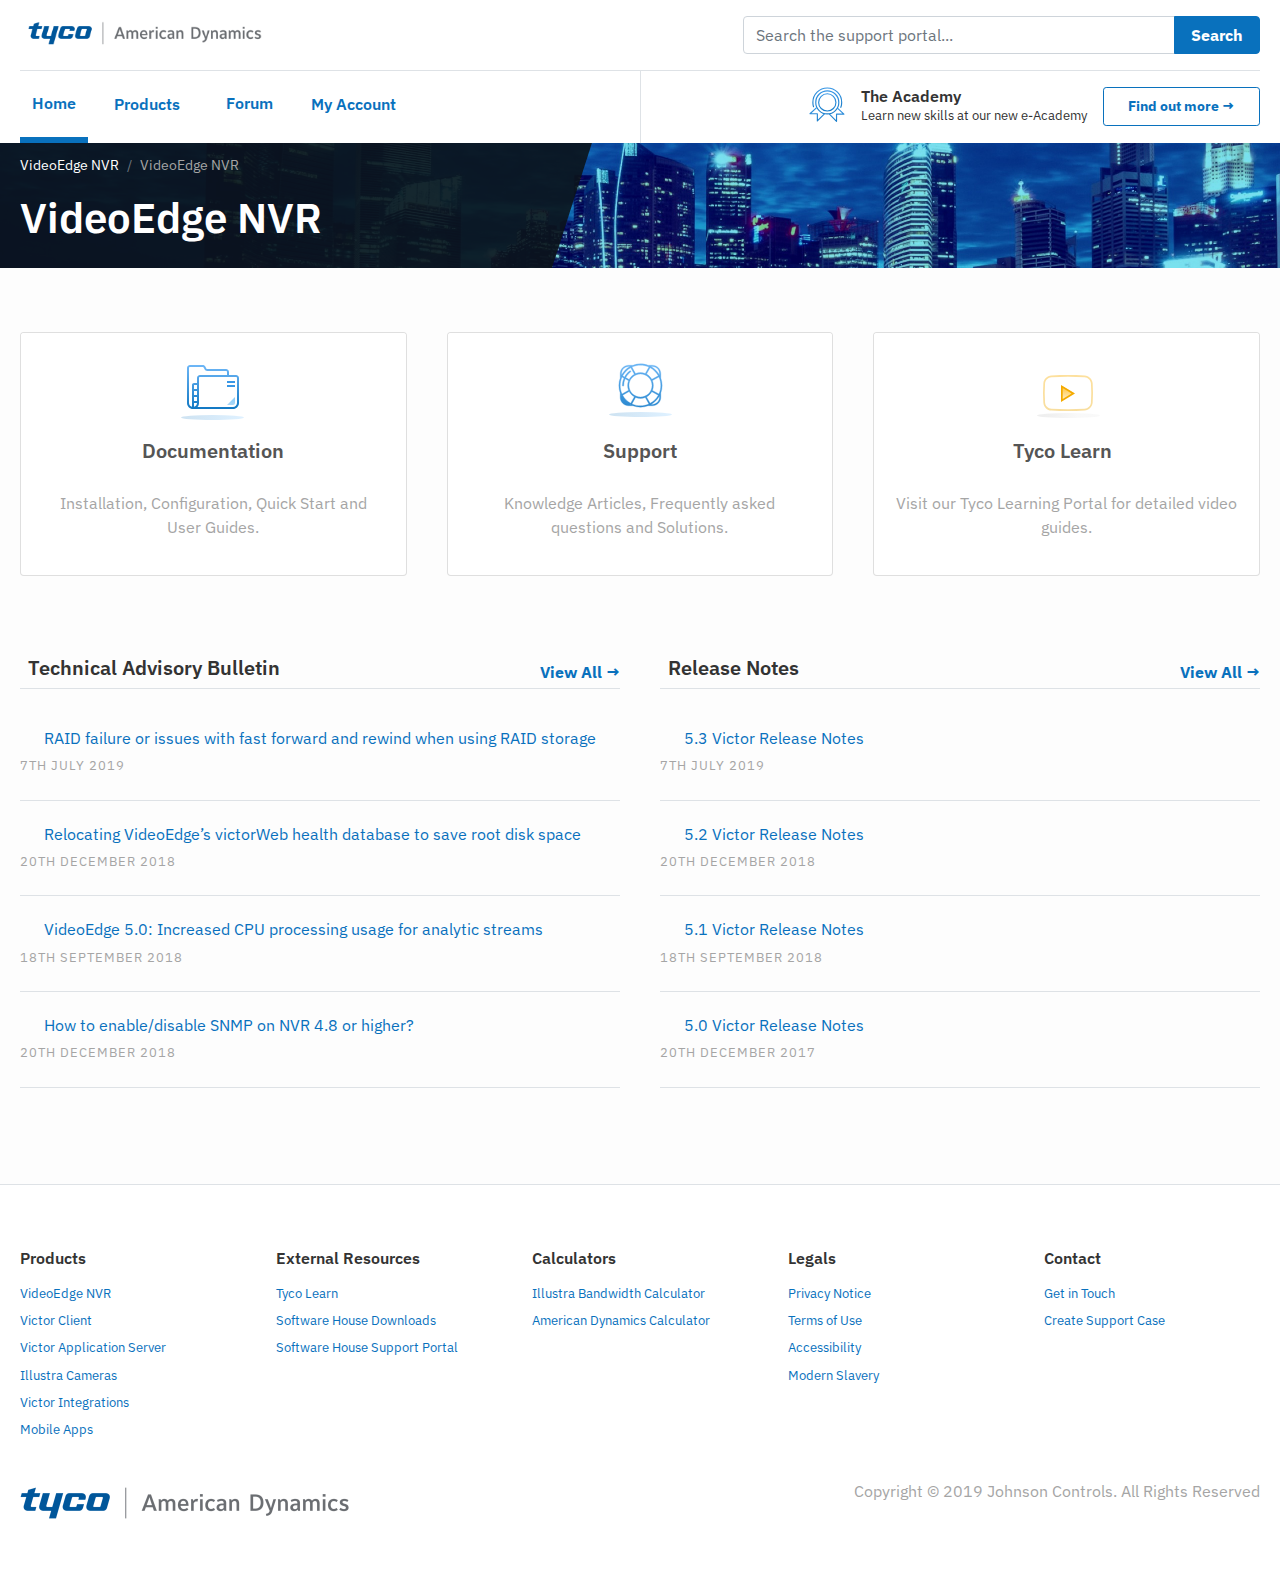
<file: videoedge-nvr/index.html>
<!DOCTYPE html>
<html lang="en"><head>
  <meta charset="utf-8">
  <meta http-equiv="X-UA-Compatible" content="IE=edge">
  <meta name="viewport" content="width=device-width, initial-scale=1">
  <title>Tyco | American Dynamics - Support portal</title>
  <link href="https://fonts.googleapis.com/css?family=IBM+Plex+Sans:400,600,700&display=swap" rel="stylesheet">
  <link rel="stylesheet" href="https://pro.fontawesome.com/releases/v5.9.0/css/all.css" integrity="sha384-vlOMx0hKjUCl4WzuhIhSNZSm2yQCaf0mOU1hEDK/iztH3gU4v5NMmJln9273A6Jz" crossorigin="anonymous">
  <link rel="stylesheet" href="/css/style.css">
</head>
<body data-spy="scroll" data-target="#asideNavigation" data-offset="15"><nav role="navigation" class="bg-white page-navigation">
  <div class="container">
    <div class="row border-bottom pt-3 no-gutters top-nav__container">
      <div class="col">
        <h1 class="sr-only">Tyco | American Dynamics - Support portal</h1>
        <img class='nav__logo' src="/images/logo.png" alt="Tyco | American Dynamics - Support portal" width="250">
      </div>
      <div class="col-md-5 nav-items--full">
        <div class="input-group mb-3">
          <input type="text" class="form-control" placeholder="Search the support portal..."
            aria-label="Search the Support Portal" aria-describedby="searchBtn">
          <div class="input-group-append">
            <button class="btn btn-primary px-3" type="button" id="searchBtn">Search</button>
          </div>
        </div>
      </div>

      <div class='nav-items--mobile'>
        <button class='menu__button--mobile button__navigation'>
            <span>Navigation</span>
            <svg xmlns="http://www.w3.org/2000/svg" width="25" height="25" viewBox="0 0 24 24" fill="none" stroke="#0971BD" stroke-width="2" stroke-linecap="square" stroke-linejoin="arcs"><path d="M6 9l6 6 6-6"/></svg>
        </button>

        <button class='menu__button--mobile  button__search'>
          <svg xmlns="http://www.w3.org/2000/svg" width="25" height="25" viewBox="0 0 24 24" fill="none" stroke="#333" stroke-width="2" stroke-linecap="square" stroke-linejoin="arcs"><circle cx="11" cy="11" r="8"></circle><line x1="21" y1="21" x2="16.65" y2="16.65"></line></svg>
        </button>
      </div>

      <section class='mobile-nav__drawer border-top'>
        <button class="close-menu">
          <svg xmlns="http://www.w3.org/2000/svg" width="25" height="25" viewBox="0 0 24 24" fill="none" stroke="#333" stroke-width="2" stroke-linecap="square" stroke-linejoin="arcs"><line x1="18" y1="6" x2="6" y2="18"></line><line x1="6" y1="6" x2="18" y2="18"></line></svg>
        </button>

        <ul class='nav-drawer__navigation'>
          <li><a href="/" class='nav__item--top p-0'>Home</a></li>

          <li class='sub-nav__header'>Products</li>
          <ul class='sub-nav'>
            <li><a href="/videoedge-nvr/">VideoEdge NVR</a></li>
            <li><a href="#">Victor Client</a></li>
            <li><a href="#">Victor Application Server</a></li>
            <li><a href="#">Illustra Cameras</a></li>
            <li><a href="#">Victor Integrations</a></li>
            <li><a href="#">Mobile Apps</a></li>
          </ul>

          <li><a href="#" class='nav__item--top p-0'>Forum</a></li>

          <li class="sub-nav__header">My Account</li>
          <ul class='sub-nav'>
            <li><a href="#">Profile</a></li>
            <li><a href="#">Account Settings</a></li>
            <li><a href="#">Logout</a></li>
          </ul>
        </ul>

        <div class="nav-drawer__search input-group mb-3">
          <input type="text" class="form-control" placeholder="Search the support portal..."
            aria-label="Search the Support Portal" aria-describedby="searchBtn">
          <div class="input-group-append">
            <button class="btn btn-primary px-3" type="button" id="searchBtn">Search</button>
          </div>
        </div>
      </section>

    </div><div class="row academy-banner--mobile nav-content__mobile">
        <a href="#" class='d-flex align-items-center justify-content-between'>
          <div class='d-flex align-items-center banner__title'>
            <svg width="1.75em" viewBox="0 0 36 35">
                <g stroke-width="1" fill="none" fill-rule="evenodd" stroke-linecap="round" stroke-linejoin="round">
                    <g transform="translate(-49.000000, -14.000000)">
                        <g transform="translate(50.000000, 15.000000)">
                            <path d="M30.8146332,19.3281418 C30.8791851,19.1509 30.9403546,18.9720328 30.9980637,18.7916182 C31.4409261,17.4071076 31.68,15.9314732 31.68,14.4 C31.68,6.4470996 25.2329004,-1.82964754e-13 17.28,-1.82964754e-13 C9.3270996,-1.82964754e-13 2.88,6.4470996 2.88,14.4 C2.88,15.9137288 3.11356591,17.3729054 3.54662487,18.7434569" stroke-width="1.152"></path>
                            <circle stroke-width="1.152" cx="17.28" cy="14.4" r="11.52"></circle>
                            <circle stroke-width="1.152" cx="17.28" cy="14.4" r="8.64"></circle>
                            <polyline stroke-width="1.152" points="6.61587891 19.5649805 5.5067062e-14 25.70625 7.36523438 25.70625 7.36523438 32.90625 14.4254883 25.92"></polyline>
                            <polyline stroke-width="1.152" transform="translate(26.645713, 26.737690) scale(-1, 1) translate(-26.645713, -26.737690) " points="25.8478418 20.16 19.3930664 26.1153809 26.7583008 26.1153809 26.7583008 33.3153809 33.8983594 26.1153809"></polyline>
                            <path d="M17.28,5.42917969 L17.28,3.28412109" stroke-width="1.44"></path>
                            <path d="M17.28,25.221709 L17.28,23.76" stroke-width="1.44"></path>
                            <path d="M27.36,15.5091797 L27.36,13.3641211" stroke-width="1.44" transform="translate(27.360000, 14.400000) rotate(-90.000000) translate(-27.360000, -14.400000) "></path>
                            <path d="M7.2,15.5091797 L7.2,13.3641211" stroke-width="1.44" transform="translate(7.200000, 14.400000) rotate(-90.000000) translate(-7.200000, -14.400000) "></path>
                        </g>
                    </g>
                </g>
            </svg>
            Learn new skills at our e-Academy
          </div>
          <svg xmlns="http://www.w3.org/2000/svg" width="25" height="25" viewBox="0 0 24 24" fill="none" stroke-width="2" stroke-linecap="square" stroke-linejoin="arcs"><path d="M9 18l6-6-6-6"/></svg>
        </a>
      </div><div class="row">
      <ul class="col d-flex m-0 nav__wrapper"><li class="text-primary list-inline-item active"><a href="/">Home</a></li>
<li class="text-primary list-inline-item item__dropdown">
  <button class='dropdown__button'>
    <span>Products</span>
    <i class="far fa-chevron-down"></i>
  </button>
  <ul class='dropdown__menu'>
    <li>
      <a href="/videoedge-nvr/">
        <svg viewBox="0 0 75 75">
            <g stroke-width="1" fill="none" fill-rule="evenodd">
                <path d="" stroke-width="1.8" stroke-linecap="round" stroke-linejoin="round"></path>
                <rect stroke-width="1.8" x="11.1" y="51.1" width="52.8" height="13.8" rx="2"></rect>
                <polyline stroke-width="2" stroke-linecap="round" stroke-linejoin="round" transform="translate(37.500000, 39.203430) scale(-1, 1) rotate(-180.000000) translate(-37.500000, -39.203430) " points="41 38 37.5 40.4068604 34 38"></polyline>
                <polyline stroke-width="2" stroke-linecap="round" stroke-linejoin="round" transform="translate(37.500000, 44.203430) scale(-1, 1) rotate(-180.000000) translate(-37.500000, -44.203430) " points="41 43 37.5 45.4068604 34 43"></polyline>
                <circle stroke-width="2" cx="40" cy="58" r="2"></circle>
                <circle stroke-width="2" cx="48" cy="58" r="2"></circle>
                <circle stroke-width="2" cx="56" cy="58" r="2"></circle>
                <path d="M15.842,55 L25.5,55" stroke-width="2" stroke-linecap="round" stroke-linejoin="round"></path>
                <path d="M15.842,58 L25.5,58" stroke-width="2" stroke-linecap="round" stroke-linejoin="round"></path>
                <path d="M15.842,61 L25.5,61" stroke-width="2" stroke-linecap="round" stroke-linejoin="round"></path>
                <path d="M53.82,31.17 L53.82,11.72 C53.82,10.7700702 53.0499298,10 52.1,10 L22.72,10 C21.7700702,10 21,10.7700702 21,11.72 L21,31.17 C21,32.1199298 21.7700702,32.89 22.72,32.89 L52.08,32.89 C53.0299298,32.89 53.8,32.1199298 53.8,31.17 L53.8,31.17 L53.82,31.17 Z" stroke-width="2" stroke-linecap="round" stroke-linejoin="round"></path>
                <path d="M37.39,27.46 L37.39,27.46 C34.0327749,27.4489971 31.3154856,24.7272387 31.31,21.37 L31.31,21.37 C31.31,18.0121087 34.0321087,15.29 37.39,15.29 L37.39,15.29 C40.7478913,15.29 43.47,18.0121087 43.47,21.37 L43.47,21.37 C43.4645144,24.7272387 40.7472251,27.4489971 37.39,27.46 Z" stroke-width="2" stroke-linecap="round" stroke-linejoin="round"></path>
                <polygon stroke-width="2" stroke-linecap="round" stroke-linejoin="round" points="39.91 21.38 36 19.12 36 23.61"></polygon>
            </g>
        </svg>
        VideoEdge NVR
      </a>
    </li>
    <li>
      <a href="#">
            <svg viewBox="0 0 75 75">
                <g stroke-width="1" fill="none" fill-rule="evenodd" stroke-linecap="round" stroke-linejoin="round">
                    <g transform="translate(8.000000, 12.000000)" stroke-width="2">
                        <path d="M15.5,50.77 L44.42,50.77 L15.5,50.77 Z M26.16,49.89 L26.16,42.19 L26.16,49.89 Z M33.76,49.89 L33.76,42.19 L33.76,49.89 Z M59.91,38.66 L59.91,3.15 C59.91,1.41030304 58.499697,0 56.76,0 L3.15,0 C1.41030304,0 0,1.41030304 0,3.15 L0,38.66 C0.00548940814,40.3918952 1.40810477,41.7945106 3.14,41.8 L56.76,41.8 C58.4919163,41.8 59.8990037,40.4018814 59.91,38.67 L59.91,38.66 Z"></path>
                        <path d="M54.27,4.41 L31.9,4.41 L31.9,19.21 L54.27,19.21 L54.27,4.41 Z M28,4.41 L5.64,4.41 L5.64,19.21 L28,19.21 L28,4.41 Z M54.27,22.5 L31.9,22.5 L31.9,37.27 L54.27,37.27 L54.27,22.5 Z M28,22.5 L5.64,22.5 L5.64,37.27 L28,37.27 L28,22.5 Z M9.72,8 L13.93,8 L9.72,8 Z M35.07,8 L39.28,8 L35.07,8 Z M9.72,26.27 L13.93,26.27 L9.72,26.27 Z M35.07,26.27 L39.28,26.27 L35.07,26.27 Z"></path>
                    </g>
                </g>
            </svg>
        Victor Client
      </a>
    </li>
    <li>
      <a href="#">
            <svg viewBox="0 0 75 75">
                <g stroke-width="1" fill="none" fill-rule="evenodd" stroke-linecap="round" stroke-linejoin="round">
                    <g transform="translate(11.000000, 10.000000)" stroke-width="2">
                        <path d="M8.51,55.43 L24.35,55.43"></path>
                        <path d="M14.32,54.95 L14.32,50.74"></path>
                        <path d="M18.49,54.95 L18.49,50.74"></path>
                        <path d="M32.82,48.8 L32.82,29.35 C32.82,28.4000702 32.0499298,27.63 31.1,27.63 L1.72,27.63 C0.77007023,27.63 0,28.4000702 0,29.35 L0,48.8 C0,49.7499298 0.77007023,50.52 1.72,50.52 L31.08,50.52 C32.0299298,50.52 32.8,49.7499298 32.8,48.8 L32.8,48.8 L32.82,48.8 Z"></path>
                        <path d="M16.39,45.09 L16.39,45.09 C13.0327749,45.0789971 10.3154856,42.3572387 10.31,39 L10.31,39 C10.31,35.6421087 13.0321087,32.92 16.39,32.92 L16.39,32.92 C19.7478913,32.92 22.47,35.6421087 22.47,39 L22.47,39 C22.4645144,42.3572387 19.7472251,45.0789971 16.39,45.09 Z"></path>
                        <polygon points="18.91 39.01 15 36.75 15 41.24"></polygon>
                        <polyline points="45.36 11.94 45.36 0 11.7 0 11.7 24.68"></polyline>
                        <polyline points="37.66 12.63 37.66 8.15 20.29 8.15 20.29 24.07"></polyline>
                        <polyline points="31.89 53.24 31.89 55.43 51.12 55.43 51.12 15.76 31.89 15.76 31.89 24.74"></polyline>
                        <rect x="43.96" y="21.07" width="2.8" height="2.8"></rect>
                        <rect x="36.61" y="21.07" width="2.8" height="2.8"></rect>
                        <rect x="43.87" y="27.71" width="2.8" height="2.82"></rect>
                        <rect x="36.52" y="27.71" width="2.8" height="2.82"></rect>
                        <rect x="43.79" y="34.38" width="2.8" height="2.8"></rect>
                        <rect x="36.43" y="34.38" width="2.8" height="2.8"></rect>
                        <rect x="43.7" y="41.03" width="2.8" height="2.8"></rect>
                        <polygon points="36.34 43.84 39.15 43.84 39.15 41.03 36.38 41.03"></polygon>
                        <rect x="43.61" y="47.69" width="2.8" height="2.8"></rect>
                        <rect x="36.26" y="47.69" width="2.8" height="2.8"></rect>
                        <path d="M29.37,55.43 L53.64,55.43"></path>
                        <polyline points="24.29 20.59 20.06 24.83 15.82 20.59"></polyline>
                        <polyline points="49.56 8.62 45.33 12.86 41.1 8.62"></polyline>
                    </g>
                </g>
            </svg>
        Victor Application Server
      </a>
    </li>
    <li>
      <a href="#">
        <svg viewBox="0 0 75 75">
          <g fill="none" fill-rule="evenodd" stroke-linecap="round" stroke-linejoin="round">
            <g transform="translate(19.000000, 11.000000)" stroke-width="2">
              <path
                d="M37.85,29.49 C37.85,43.05 29.38,54 18.93,54 C8.48,54 0,43.05 0,29.49 C0,15.93 8.48,5 18.93,5 C29.38,5 37.85,15.94 37.85,29.49 Z">
              </path>
              <path d="M0.69,35.21 L36.91,35.22"></path>
              <path d="M10.44,35.21 C12.26,40.54 15.38,44.06 18.93,44.06 C22.48,44.06 25.58,40.54 27.41,35.21 L10.44,35.21 Z">
              </path>
              <path
                d="M26.83,7.09 C26.617582,3.11809108 23.3375819,0.00494504362 19.36,-7.77182233e-06 L18.49,-7.77182233e-06 C14.5046922,-0.00568698502 11.2128297,3.11037509 11,7.09">
              </path>
            </g>
          </g>
        </svg>
        Illustra Cameras
      </a>
    </li>
    <li>
      <a href="#">
            <svg viewBox="0 0 75 75">
                <g stroke-width="1" fill="none" fill-rule="evenodd" stroke-linecap="round" stroke-linejoin="round">
                    <g transform="translate(11.000000, 13.000000)" stroke-width="2">
                        <path d="M41.77,15.65 C41.77,24.2932563 34.7632563,31.3 26.12,31.3 C17.4767437,31.3 10.47,24.2932563 10.47,15.65 C10.47,7.00674367 17.4767437,0 26.12,0 C30.2706381,0 34.2512768,1.64883455 37.1862211,4.58377887 C40.1211654,7.5187232 41.77,11.4993619 41.77,15.65 Z"></path>
                        <path d="M52.24,33.07 C52.24,41.7132563 45.2332563,48.72 36.59,48.72 C27.9467437,48.72 20.94,41.7132563 20.94,33.07 C20.94,24.4267437 27.9467437,17.42 36.59,17.42 C45.2332563,17.42 52.24,24.4267437 52.24,33.07 Z"></path>
                        <path d="M31.3,33.07 C31.3,41.7132563 24.2932563,48.72 15.65,48.72 C7.00674367,48.72 0,41.7132563 0,33.07 C0,24.4267437 7.00674367,17.42 15.65,17.42 C24.2909705,17.4255161 31.2944839,24.4290295 31.3,33.07 Z"></path>
                    </g>
                </g>
            </svg>
        Victor Integrations
      </a>
    </li>
    <li>
      <a href="#">
        <svg viewBox="0 0 75 75">
            <g stroke-width="1" fill="none" fill-rule="evenodd">
                <rect stroke-width="2" x="22" y="10" width="32" height="55" rx="3"></rect>
                <path d="M22.9804688,54.3091 L53.9150391,54.3091" stroke-width="2" stroke-linecap="round" stroke-linejoin="round"></path>
                <path d="M22.9804688,18.3091 L53.9150391,18.3091" stroke-width="2" stroke-linecap="round" stroke-linejoin="round"></path>
                <path d="M25.8839313,34.1375271 L49.0379437,34.1375271" stroke-width="2" stroke-linecap="round" stroke-linejoin="round" transform="translate(37.577006, 33.828427) rotate(-45.000000) translate(-37.577006, -33.828427) "></path>
                <path d="M41.429897,35.0224198 L46.4451083,35.0757339" stroke-width="2" stroke-linecap="round" stroke-linejoin="round" transform="translate(44.332568, 34.766634) rotate(-45.000000) translate(-44.332568, -34.766634) "></path>
                <path d="M26.889833,32.4840662 L37.5703675,32.8339986" stroke-width="2" stroke-linecap="round" stroke-linejoin="round" transform="translate(32.340267, 32.174966) rotate(-45.000000) translate(-32.340267, -32.174966) "></path>
                <path d="M37.2498779,14.3091 L38.7496338,14.3091" stroke-width="2" stroke-linecap="round" stroke-linejoin="round"></path>
                <circle stroke-width="1.5" cx="38" cy="60" r="2"></circle>
            </g>
        </svg>
        Mobile Apps
      </a>
    </li>
  </ul>
</li>
<li class="text-primary list-inline-item">Forum</li>
<li class="text-primary list-inline-item item__dropdown">
  <button class='dropdown__button'>
    <span>My Account</span>
    <i class="far fa-chevron-down"></i>
  </button>
  <ul class='dropdown__menu'>
    <li>
      <a href="#">
        Profile
      </a>
    </li>
    <li>
      <a href="#">
        Account Settings
      </a>
    </li>
    <li>
      <a href="#">
        Logout
      </a>
    </li>
  </ul>
</li></ul>
      <div class="col pt-3 border-left d-flex justify-content-end academy-banner--full">
        <div class="mr-3"><img src="/images/icons/badge.svg" alt=""></div>
        
        <div>
          <h4 class="m-0">The Academy</h4>
          <p class="small">Learn new skills at our new e-Academy</p>
        </div>
        <div class="ml-3">
          <a class="btn btn-outline-primary btn-sm px-4 py-2" href="#" role="button">Find out more &rarr;</a>
        </div>
        
      </div>
    </div>
  </div>

</nav><header class="banner  docs-banner " role="banner">
  <div class="container">

    <div class="row"><nav aria-label="breadcrumb" class="col-12">
        <ol class="breadcrumb container bg-transparent pl-0 pb-0 m-0">
          <li class="breadcrumb-item"><a href="/videoedge-nvr">VideoEdge NVR</a></li>
          <li class="breadcrumb-item active" aria-current="page">VideoEdge NVR</li>
        </ol>
      </nav>
      <div class="col">
        <h1 class='text-fluid-xl'>VideoEdge NVR</h1>
      </div></div>
    <div class='banner__overlay'>
    </div>
  </div>
</header>
<main class="container">
      <!-- Cards  -->
<section class="row mt-5"><div class="col-12 col-md-4 d-flex my-3">
    <a href="/videoedge-nvr/documentation" class="card text-center w-100">
      <div class="card-header pb-0">
        <img src="/images/icons/documentation.svg" alt="Documentation">
        <h3>
          Documentation</h3>
      </div>
      <div class="card-body">
        <p class="text-muted">Installation, Configuration, Quick Start and User Guides.</p>
      </div>
    </a>
  </div><div class="col-12 col-md-4 d-flex my-3">
    <a href="/videoedge-nvr/" class="card text-center w-100">
      <div class="card-header pb-0">
        <img src="/images/icons/support.svg" alt="Support">
        <h3>
          Support</h3>
      </div>
      <div class="card-body">
        <p class="text-muted">Knowledge Articles, Frequently asked questions and Solutions.</p>
      </div>
    </a>
  </div><div class="col-12 col-md-4 d-flex my-3">
    <a href="/videoedge-nvr/" class="card text-center w-100">
      <div class="card-header pb-0">
        <img src="/images/icons/tyco-learn.svg" alt="Tyco Learn">
        <h3>
          Tyco Learn<i class="far fa-external-link-alt text-muted font-size-sm ml-2"></i></h3>
      </div>
      <div class="card-body">
        <p class="text-muted">Visit our Tyco Learning Portal for detailed video guides.</p>
      </div>
    </a>
  </div></section>

<section class="row mt-3 pb-5">
  <div class="col-md-6 my-5"><div class="row mb-3 d-flex align-items-center justify-content-between flex-nowrap no-gutters border-bottom">
  <div>
    <h2 class="h3 text-fluid-lg"><i class="far fa-exclamation-triangle mr-2 text-primary small"></i> Technical Advisory Bulletin</h2>
  </div><div class="col text-right">
    <a class="font-weight-bold" href="">View All &rarr;</a>
  </div></div><article class="py-4 border-bottom article-preview">
        <i class="far fa-exclamation-triangle float-left font-size-xl mr-3 mt-2 text-muted pl-2"></i>
        <h4 class="font-weight-normal"><a href="">RAID failure or issues with fast forward and rewind when using RAID storage</a></h4>
        <time class="text-muted text-uppercase">7th July 2019</time>
      </article><article class="py-4 border-bottom article-preview">
        <i class="far fa-exclamation-triangle float-left font-size-xl mr-3 mt-2 text-muted pl-2"></i>
        <h4 class="font-weight-normal"><a href="">Relocating VideoEdge’s victorWeb health database to save root disk space</a></h4>
        <time class="text-muted text-uppercase">20th December 2018</time>
      </article><article class="py-4 border-bottom article-preview">
        <i class="far fa-exclamation-triangle float-left font-size-xl mr-3 mt-2 text-muted pl-2"></i>
        <h4 class="font-weight-normal"><a href="">VideoEdge 5.0: Increased CPU processing usage for analytic streams</a></h4>
        <time class="text-muted text-uppercase">18th September 2018</time>
      </article><article class="py-4 border-bottom article-preview">
        <i class="far fa-exclamation-triangle float-left font-size-xl mr-3 mt-2 text-muted pl-2"></i>
        <h4 class="font-weight-normal"><a href="">How to enable/disable SNMP on NVR 4.8 or higher?</a></h4>
        <time class="text-muted text-uppercase">20th December 2018</time>
      </article></div>

  <div class="col-md-6 my-5"><div class="row mb-3 d-flex align-items-center justify-content-between flex-nowrap no-gutters border-bottom">
  <div>
    <h2 class="h3 text-fluid-lg"><i class="far fa-clipboard-list-check mr-2 text-primary small"></i> Release Notes</h2>
  </div><div class="col text-right">
    <a class="font-weight-bold" href="">View All &rarr;</a>
  </div></div><article class="py-4 border-bottom article-preview">
        <i class="far fa-clipboard-list float-left font-size-xl mr-3 mt-2 text-muted pl-2"></i>
        <h4 class="font-weight-normal"><a href="">5.3 Victor Release Notes</a></h4>
        <time class="text-muted text-uppercase">7th July 2019</time>
      </article><article class="py-4 border-bottom article-preview">
        <i class="far fa-clipboard-list float-left font-size-xl mr-3 mt-2 text-muted pl-2"></i>
        <h4 class="font-weight-normal"><a href="">5.2 Victor Release Notes</a></h4>
        <time class="text-muted text-uppercase">20th December 2018</time>
      </article><article class="py-4 border-bottom article-preview">
        <i class="far fa-clipboard-list float-left font-size-xl mr-3 mt-2 text-muted pl-2"></i>
        <h4 class="font-weight-normal"><a href="">5.1 Victor Release Notes</a></h4>
        <time class="text-muted text-uppercase">18th September 2018</time>
      </article><article class="py-4 border-bottom article-preview">
        <i class="far fa-clipboard-list float-left font-size-xl mr-3 mt-2 text-muted pl-2"></i>
        <h4 class="font-weight-normal"><a href="">5.0 Victor Release Notes</a></h4>
        <time class="text-muted text-uppercase">20th December 2017</time>
      </article></div>
</section>



    </main><footer role="contentinfo" class="bg-white py-5 border-top">
  <div class="container">
    <div class="row"><div class="col">
        <h4 class="my-3">Products</h4>
        <ul class="list-unstyled small"><li class="my-2"><a href="/videoedge-nvr/">VideoEdge NVR</a></li><li class="my-2"><a href="">Victor Client</a></li><li class="my-2"><a href="">Victor Application Server</a></li><li class="my-2"><a href="">Illustra Cameras</a></li><li class="my-2"><a href="">Victor Integrations</a></li><li class="my-2"><a href="">Mobile Apps</a></li></ul>
      </div><div class="col">
        <h4 class="my-3">External Resources</h4>
        <ul class="list-unstyled small"><li class="my-2"><a href="">Tyco Learn</a></li><li class="my-2"><a href="">Software House Downloads</a></li><li class="my-2"><a href="">Software House Support Portal</a></li></ul>
      </div><div class="col">
        <h4 class="my-3">Calculators</h4>
        <ul class="list-unstyled small"><li class="my-2"><a href="">Illustra Bandwidth Calculator</a></li><li class="my-2"><a href="">American Dynamics Calculator</a></li></ul>
      </div><div class="col">
        <h4 class="my-3">Legals</h4>
        <ul class="list-unstyled small"><li class="my-2"><a href="">Privacy Notice</a></li><li class="my-2"><a href="">Terms of Use</a></li><li class="my-2"><a href="">Accessibility</a></li><li class="my-2"><a href="">Modern Slavery</a></li></ul>
      </div><div class="col">
        <h4 class="my-3">Contact</h4>
        <ul class="list-unstyled small"><li class="my-2"><a href="">Get in Touch</a></li><li class="my-2"><a href="">Create Support Case</a></li></ul>
      </div></div>
    <div class="row mt-4">
      <div class="col"><img src="/images/logo.png" alt="Tyco | American Dynamics - Support portal" width="330"></div>
      <div class="col"><p class="text-muted text-right">Copyright &copy; 2019 Johnson Controls. All Rights Reserved</p></div>
    </div>
  </div>
</footer>
</body>
  
  <script src="https://ajax.googleapis.com/ajax/libs/jquery/3.4.1/jquery.min.js"></script>
  <script src="https://maxcdn.bootstrapcdn.com/bootstrap/3.4.0/js/bootstrap.min.js"></script><script src="/js/interactions.js"></script>

</html>
</file>
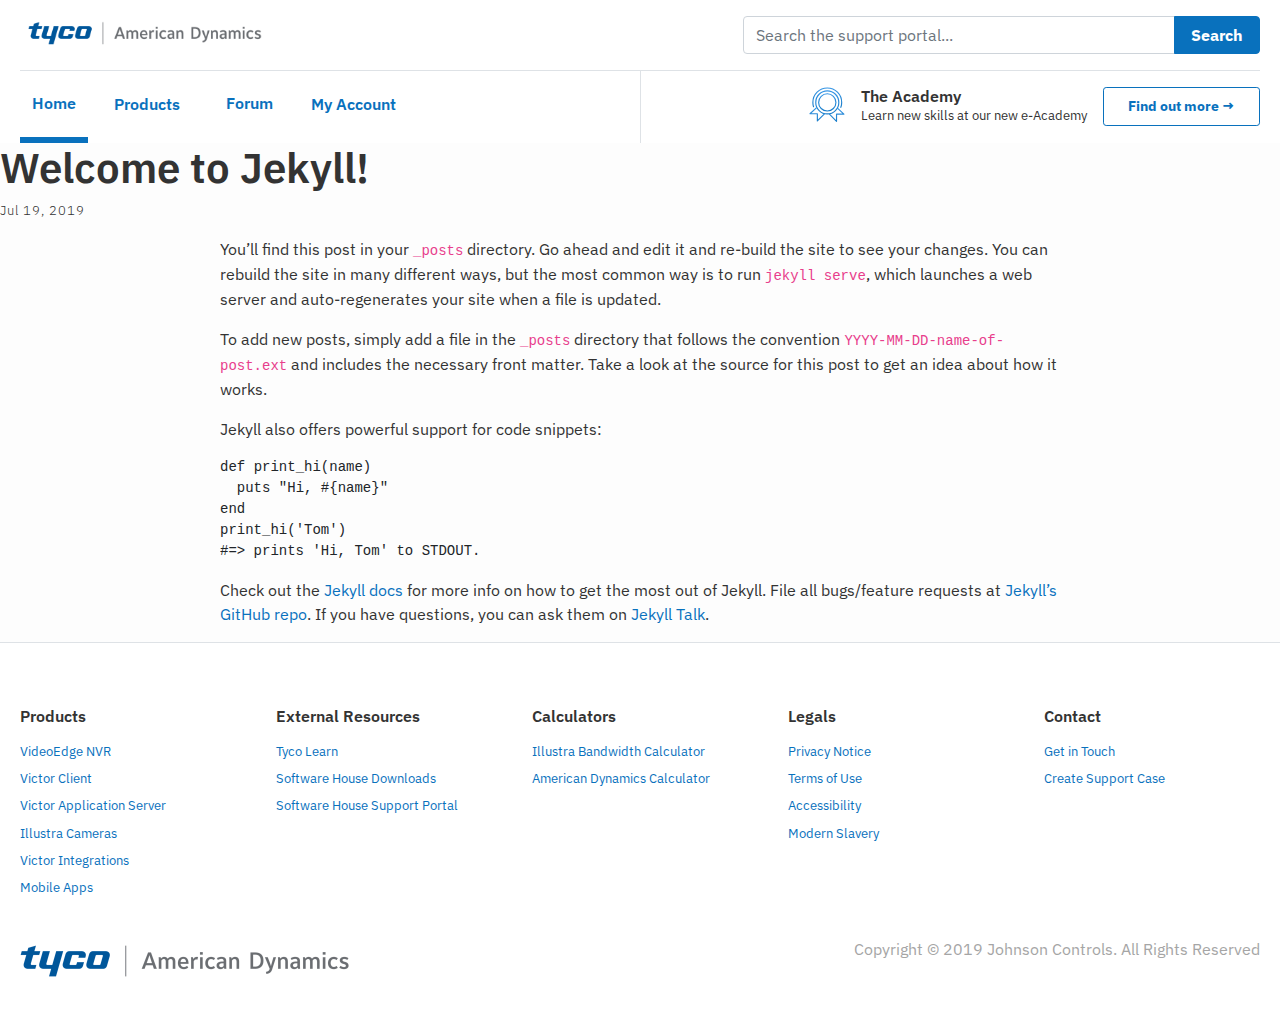
<file: welcome-to-jekyll/index.html>
<!DOCTYPE html>
<html lang="en"><head>
  <meta charset="utf-8">
  <meta http-equiv="X-UA-Compatible" content="IE=edge">
  <meta name="viewport" content="width=device-width, initial-scale=1">
  <title>Tyco | American Dynamics - Support portal</title>
  <link href="https://fonts.googleapis.com/css?family=IBM+Plex+Sans:400,600,700&display=swap" rel="stylesheet">
  <link rel="stylesheet" href="https://pro.fontawesome.com/releases/v5.9.0/css/all.css" integrity="sha384-vlOMx0hKjUCl4WzuhIhSNZSm2yQCaf0mOU1hEDK/iztH3gU4v5NMmJln9273A6Jz" crossorigin="anonymous">
  <link rel="stylesheet" href="/css/style.css">
</head>
<body data-spy="scroll" data-target="#asideNavigation" data-offset="15"><nav role="navigation" class="bg-white page-navigation">
  <div class="container">
    <div class="row border-bottom pt-3 no-gutters top-nav__container">
      <div class="col">
        <h1 class="sr-only">Tyco | American Dynamics - Support portal</h1>
        <img class='nav__logo' src="/images/logo.png" alt="Tyco | American Dynamics - Support portal" width="250">
      </div>
      <div class="col-md-5 nav-items--full">
        <div class="input-group mb-3">
          <input type="text" class="form-control" placeholder="Search the support portal..."
            aria-label="Search the Support Portal" aria-describedby="searchBtn">
          <div class="input-group-append">
            <button class="btn btn-primary px-3" type="button" id="searchBtn">Search</button>
          </div>
        </div>
      </div>

      <div class='nav-items--mobile'>
        <button class='menu__button--mobile button__navigation'>
            <span>Navigation</span>
            <svg xmlns="http://www.w3.org/2000/svg" width="25" height="25" viewBox="0 0 24 24" fill="none" stroke="#0971BD" stroke-width="2" stroke-linecap="square" stroke-linejoin="arcs"><path d="M6 9l6 6 6-6"/></svg>
        </button>

        <button class='menu__button--mobile  button__search'>
          <svg xmlns="http://www.w3.org/2000/svg" width="25" height="25" viewBox="0 0 24 24" fill="none" stroke="#333" stroke-width="2" stroke-linecap="square" stroke-linejoin="arcs"><circle cx="11" cy="11" r="8"></circle><line x1="21" y1="21" x2="16.65" y2="16.65"></line></svg>
        </button>
      </div>

      <section class='mobile-nav__drawer border-top'>
        <button class="close-menu">
          <svg xmlns="http://www.w3.org/2000/svg" width="25" height="25" viewBox="0 0 24 24" fill="none" stroke="#333" stroke-width="2" stroke-linecap="square" stroke-linejoin="arcs"><line x1="18" y1="6" x2="6" y2="18"></line><line x1="6" y1="6" x2="18" y2="18"></line></svg>
        </button>

        <ul class='nav-drawer__navigation'>
          <li><a href="/" class='nav__item--top p-0'>Home</a></li>

          <li class='sub-nav__header'>Products</li>
          <ul class='sub-nav'>
            <li><a href="/videoedge-nvr/">VideoEdge NVR</a></li>
            <li><a href="#">Victor Client</a></li>
            <li><a href="#">Victor Application Server</a></li>
            <li><a href="#">Illustra Cameras</a></li>
            <li><a href="#">Victor Integrations</a></li>
            <li><a href="#">Mobile Apps</a></li>
          </ul>

          <li><a href="#" class='nav__item--top p-0'>Forum</a></li>

          <li class="sub-nav__header">My Account</li>
          <ul class='sub-nav'>
            <li><a href="#">Profile</a></li>
            <li><a href="#">Account Settings</a></li>
            <li><a href="#">Logout</a></li>
          </ul>
        </ul>

        <div class="nav-drawer__search input-group mb-3">
          <input type="text" class="form-control" placeholder="Search the support portal..."
            aria-label="Search the Support Portal" aria-describedby="searchBtn">
          <div class="input-group-append">
            <button class="btn btn-primary px-3" type="button" id="searchBtn">Search</button>
          </div>
        </div>
      </section>

    </div><div class="row">
      <ul class="col d-flex m-0 nav__wrapper"><li class="text-primary list-inline-item active"><a href="/">Home</a></li>
<li class="text-primary list-inline-item item__dropdown">
  <button class='dropdown__button'>
    <span>Products</span>
    <i class="far fa-chevron-down"></i>
  </button>
  <ul class='dropdown__menu'>
    <li>
      <a href="/videoedge-nvr/">
        <svg viewBox="0 0 75 75">
            <g stroke-width="1" fill="none" fill-rule="evenodd">
                <path d="" stroke-width="1.8" stroke-linecap="round" stroke-linejoin="round"></path>
                <rect stroke-width="1.8" x="11.1" y="51.1" width="52.8" height="13.8" rx="2"></rect>
                <polyline stroke-width="2" stroke-linecap="round" stroke-linejoin="round" transform="translate(37.500000, 39.203430) scale(-1, 1) rotate(-180.000000) translate(-37.500000, -39.203430) " points="41 38 37.5 40.4068604 34 38"></polyline>
                <polyline stroke-width="2" stroke-linecap="round" stroke-linejoin="round" transform="translate(37.500000, 44.203430) scale(-1, 1) rotate(-180.000000) translate(-37.500000, -44.203430) " points="41 43 37.5 45.4068604 34 43"></polyline>
                <circle stroke-width="2" cx="40" cy="58" r="2"></circle>
                <circle stroke-width="2" cx="48" cy="58" r="2"></circle>
                <circle stroke-width="2" cx="56" cy="58" r="2"></circle>
                <path d="M15.842,55 L25.5,55" stroke-width="2" stroke-linecap="round" stroke-linejoin="round"></path>
                <path d="M15.842,58 L25.5,58" stroke-width="2" stroke-linecap="round" stroke-linejoin="round"></path>
                <path d="M15.842,61 L25.5,61" stroke-width="2" stroke-linecap="round" stroke-linejoin="round"></path>
                <path d="M53.82,31.17 L53.82,11.72 C53.82,10.7700702 53.0499298,10 52.1,10 L22.72,10 C21.7700702,10 21,10.7700702 21,11.72 L21,31.17 C21,32.1199298 21.7700702,32.89 22.72,32.89 L52.08,32.89 C53.0299298,32.89 53.8,32.1199298 53.8,31.17 L53.8,31.17 L53.82,31.17 Z" stroke-width="2" stroke-linecap="round" stroke-linejoin="round"></path>
                <path d="M37.39,27.46 L37.39,27.46 C34.0327749,27.4489971 31.3154856,24.7272387 31.31,21.37 L31.31,21.37 C31.31,18.0121087 34.0321087,15.29 37.39,15.29 L37.39,15.29 C40.7478913,15.29 43.47,18.0121087 43.47,21.37 L43.47,21.37 C43.4645144,24.7272387 40.7472251,27.4489971 37.39,27.46 Z" stroke-width="2" stroke-linecap="round" stroke-linejoin="round"></path>
                <polygon stroke-width="2" stroke-linecap="round" stroke-linejoin="round" points="39.91 21.38 36 19.12 36 23.61"></polygon>
            </g>
        </svg>
        VideoEdge NVR
      </a>
    </li>
    <li>
      <a href="#">
            <svg viewBox="0 0 75 75">
                <g stroke-width="1" fill="none" fill-rule="evenodd" stroke-linecap="round" stroke-linejoin="round">
                    <g transform="translate(8.000000, 12.000000)" stroke-width="2">
                        <path d="M15.5,50.77 L44.42,50.77 L15.5,50.77 Z M26.16,49.89 L26.16,42.19 L26.16,49.89 Z M33.76,49.89 L33.76,42.19 L33.76,49.89 Z M59.91,38.66 L59.91,3.15 C59.91,1.41030304 58.499697,0 56.76,0 L3.15,0 C1.41030304,0 0,1.41030304 0,3.15 L0,38.66 C0.00548940814,40.3918952 1.40810477,41.7945106 3.14,41.8 L56.76,41.8 C58.4919163,41.8 59.8990037,40.4018814 59.91,38.67 L59.91,38.66 Z"></path>
                        <path d="M54.27,4.41 L31.9,4.41 L31.9,19.21 L54.27,19.21 L54.27,4.41 Z M28,4.41 L5.64,4.41 L5.64,19.21 L28,19.21 L28,4.41 Z M54.27,22.5 L31.9,22.5 L31.9,37.27 L54.27,37.27 L54.27,22.5 Z M28,22.5 L5.64,22.5 L5.64,37.27 L28,37.27 L28,22.5 Z M9.72,8 L13.93,8 L9.72,8 Z M35.07,8 L39.28,8 L35.07,8 Z M9.72,26.27 L13.93,26.27 L9.72,26.27 Z M35.07,26.27 L39.28,26.27 L35.07,26.27 Z"></path>
                    </g>
                </g>
            </svg>
        Victor Client
      </a>
    </li>
    <li>
      <a href="#">
            <svg viewBox="0 0 75 75">
                <g stroke-width="1" fill="none" fill-rule="evenodd" stroke-linecap="round" stroke-linejoin="round">
                    <g transform="translate(11.000000, 10.000000)" stroke-width="2">
                        <path d="M8.51,55.43 L24.35,55.43"></path>
                        <path d="M14.32,54.95 L14.32,50.74"></path>
                        <path d="M18.49,54.95 L18.49,50.74"></path>
                        <path d="M32.82,48.8 L32.82,29.35 C32.82,28.4000702 32.0499298,27.63 31.1,27.63 L1.72,27.63 C0.77007023,27.63 0,28.4000702 0,29.35 L0,48.8 C0,49.7499298 0.77007023,50.52 1.72,50.52 L31.08,50.52 C32.0299298,50.52 32.8,49.7499298 32.8,48.8 L32.8,48.8 L32.82,48.8 Z"></path>
                        <path d="M16.39,45.09 L16.39,45.09 C13.0327749,45.0789971 10.3154856,42.3572387 10.31,39 L10.31,39 C10.31,35.6421087 13.0321087,32.92 16.39,32.92 L16.39,32.92 C19.7478913,32.92 22.47,35.6421087 22.47,39 L22.47,39 C22.4645144,42.3572387 19.7472251,45.0789971 16.39,45.09 Z"></path>
                        <polygon points="18.91 39.01 15 36.75 15 41.24"></polygon>
                        <polyline points="45.36 11.94 45.36 0 11.7 0 11.7 24.68"></polyline>
                        <polyline points="37.66 12.63 37.66 8.15 20.29 8.15 20.29 24.07"></polyline>
                        <polyline points="31.89 53.24 31.89 55.43 51.12 55.43 51.12 15.76 31.89 15.76 31.89 24.74"></polyline>
                        <rect x="43.96" y="21.07" width="2.8" height="2.8"></rect>
                        <rect x="36.61" y="21.07" width="2.8" height="2.8"></rect>
                        <rect x="43.87" y="27.71" width="2.8" height="2.82"></rect>
                        <rect x="36.52" y="27.71" width="2.8" height="2.82"></rect>
                        <rect x="43.79" y="34.38" width="2.8" height="2.8"></rect>
                        <rect x="36.43" y="34.38" width="2.8" height="2.8"></rect>
                        <rect x="43.7" y="41.03" width="2.8" height="2.8"></rect>
                        <polygon points="36.34 43.84 39.15 43.84 39.15 41.03 36.38 41.03"></polygon>
                        <rect x="43.61" y="47.69" width="2.8" height="2.8"></rect>
                        <rect x="36.26" y="47.69" width="2.8" height="2.8"></rect>
                        <path d="M29.37,55.43 L53.64,55.43"></path>
                        <polyline points="24.29 20.59 20.06 24.83 15.82 20.59"></polyline>
                        <polyline points="49.56 8.62 45.33 12.86 41.1 8.62"></polyline>
                    </g>
                </g>
            </svg>
        Victor Application Server
      </a>
    </li>
    <li>
      <a href="#">
        <svg viewBox="0 0 75 75">
          <g fill="none" fill-rule="evenodd" stroke-linecap="round" stroke-linejoin="round">
            <g transform="translate(19.000000, 11.000000)" stroke-width="2">
              <path
                d="M37.85,29.49 C37.85,43.05 29.38,54 18.93,54 C8.48,54 0,43.05 0,29.49 C0,15.93 8.48,5 18.93,5 C29.38,5 37.85,15.94 37.85,29.49 Z">
              </path>
              <path d="M0.69,35.21 L36.91,35.22"></path>
              <path d="M10.44,35.21 C12.26,40.54 15.38,44.06 18.93,44.06 C22.48,44.06 25.58,40.54 27.41,35.21 L10.44,35.21 Z">
              </path>
              <path
                d="M26.83,7.09 C26.617582,3.11809108 23.3375819,0.00494504362 19.36,-7.77182233e-06 L18.49,-7.77182233e-06 C14.5046922,-0.00568698502 11.2128297,3.11037509 11,7.09">
              </path>
            </g>
          </g>
        </svg>
        Illustra Cameras
      </a>
    </li>
    <li>
      <a href="#">
            <svg viewBox="0 0 75 75">
                <g stroke-width="1" fill="none" fill-rule="evenodd" stroke-linecap="round" stroke-linejoin="round">
                    <g transform="translate(11.000000, 13.000000)" stroke-width="2">
                        <path d="M41.77,15.65 C41.77,24.2932563 34.7632563,31.3 26.12,31.3 C17.4767437,31.3 10.47,24.2932563 10.47,15.65 C10.47,7.00674367 17.4767437,0 26.12,0 C30.2706381,0 34.2512768,1.64883455 37.1862211,4.58377887 C40.1211654,7.5187232 41.77,11.4993619 41.77,15.65 Z"></path>
                        <path d="M52.24,33.07 C52.24,41.7132563 45.2332563,48.72 36.59,48.72 C27.9467437,48.72 20.94,41.7132563 20.94,33.07 C20.94,24.4267437 27.9467437,17.42 36.59,17.42 C45.2332563,17.42 52.24,24.4267437 52.24,33.07 Z"></path>
                        <path d="M31.3,33.07 C31.3,41.7132563 24.2932563,48.72 15.65,48.72 C7.00674367,48.72 0,41.7132563 0,33.07 C0,24.4267437 7.00674367,17.42 15.65,17.42 C24.2909705,17.4255161 31.2944839,24.4290295 31.3,33.07 Z"></path>
                    </g>
                </g>
            </svg>
        Victor Integrations
      </a>
    </li>
    <li>
      <a href="#">
        <svg viewBox="0 0 75 75">
            <g stroke-width="1" fill="none" fill-rule="evenodd">
                <rect stroke-width="2" x="22" y="10" width="32" height="55" rx="3"></rect>
                <path d="M22.9804688,54.3091 L53.9150391,54.3091" stroke-width="2" stroke-linecap="round" stroke-linejoin="round"></path>
                <path d="M22.9804688,18.3091 L53.9150391,18.3091" stroke-width="2" stroke-linecap="round" stroke-linejoin="round"></path>
                <path d="M25.8839313,34.1375271 L49.0379437,34.1375271" stroke-width="2" stroke-linecap="round" stroke-linejoin="round" transform="translate(37.577006, 33.828427) rotate(-45.000000) translate(-37.577006, -33.828427) "></path>
                <path d="M41.429897,35.0224198 L46.4451083,35.0757339" stroke-width="2" stroke-linecap="round" stroke-linejoin="round" transform="translate(44.332568, 34.766634) rotate(-45.000000) translate(-44.332568, -34.766634) "></path>
                <path d="M26.889833,32.4840662 L37.5703675,32.8339986" stroke-width="2" stroke-linecap="round" stroke-linejoin="round" transform="translate(32.340267, 32.174966) rotate(-45.000000) translate(-32.340267, -32.174966) "></path>
                <path d="M37.2498779,14.3091 L38.7496338,14.3091" stroke-width="2" stroke-linecap="round" stroke-linejoin="round"></path>
                <circle stroke-width="1.5" cx="38" cy="60" r="2"></circle>
            </g>
        </svg>
        Mobile Apps
      </a>
    </li>
  </ul>
</li>
<li class="text-primary list-inline-item">Forum</li>
<li class="text-primary list-inline-item item__dropdown">
  <button class='dropdown__button'>
    <span>My Account</span>
    <i class="far fa-chevron-down"></i>
  </button>
  <ul class='dropdown__menu'>
    <li>
      <a href="#">
        Profile
      </a>
    </li>
    <li>
      <a href="#">
        Account Settings
      </a>
    </li>
    <li>
      <a href="#">
        Logout
      </a>
    </li>
  </ul>
</li></ul>
      <div class="col pt-3 border-left d-flex justify-content-end academy-banner--full">
        <div class="mr-3"><img src="/images/icons/badge.svg" alt=""></div>
        
        <div>
          <h4 class="m-0">The Academy</h4>
          <p class="small">Learn new skills at our new e-Academy</p>
        </div>
        <div class="ml-3">
          <a class="btn btn-outline-primary btn-sm px-4 py-2" href="#" role="button">Find out more &rarr;</a>
        </div>
        
      </div>
    </div>
  </div>

</nav><article class="row" itemscope itemtype="http://schema.org/BlogPosting">

  <header class="col-12">
    <h1 itemprop="name headline">Welcome to Jekyll!</h1>
    <p class="lead">
      <time class="dt-published" datetime="2019-07-19T11:31:01+01:00" itemprop="datePublished">Jul 19, 2019
      </time></p>
  </header>

  <div class="col-md-8 mx-auto" itemprop="articleBody">
    <p>You’ll find this post in your <code class="highlighter-rouge">_posts</code> directory. Go ahead and edit it and re-build the site to see your changes. You can rebuild the site in many different ways, but the most common way is to run <code class="highlighter-rouge">jekyll serve</code>, which launches a web server and auto-regenerates your site when a file is updated.</p>

<p>To add new posts, simply add a file in the <code class="highlighter-rouge">_posts</code> directory that follows the convention <code class="highlighter-rouge">YYYY-MM-DD-name-of-post.ext</code> and includes the necessary front matter. Take a look at the source for this post to get an idea about how it works.</p>

<p>Jekyll also offers powerful support for code snippets:</p>

<figure class="highlight"><pre><code class="language-ruby" data-lang="ruby"><span class="k">def</span> <span class="nf">print_hi</span><span class="p">(</span><span class="nb">name</span><span class="p">)</span>
  <span class="nb">puts</span> <span class="s2">"Hi, </span><span class="si">#{</span><span class="nb">name</span><span class="si">}</span><span class="s2">"</span>
<span class="k">end</span>
<span class="n">print_hi</span><span class="p">(</span><span class="s1">'Tom'</span><span class="p">)</span>
<span class="c1">#=&gt; prints 'Hi, Tom' to STDOUT.</span></code></pre></figure>

<p>Check out the <a href="https://jekyllrb.com/docs/home">Jekyll docs</a> for more info on how to get the most out of Jekyll. File all bugs/feature requests at <a href="https://github.com/jekyll/jekyll">Jekyll’s GitHub repo</a>. If you have questions, you can ask them on <a href="https://talk.jekyllrb.com/">Jekyll Talk</a>.</p>


  </div><a class="u-url" href="/welcome-to-jekyll/" hidden></a>
</article>
<footer role="contentinfo" class="bg-white py-5 border-top">
  <div class="container">
    <div class="row"><div class="col">
        <h4 class="my-3">Products</h4>
        <ul class="list-unstyled small"><li class="my-2"><a href="/videoedge-nvr/">VideoEdge NVR</a></li><li class="my-2"><a href="">Victor Client</a></li><li class="my-2"><a href="">Victor Application Server</a></li><li class="my-2"><a href="">Illustra Cameras</a></li><li class="my-2"><a href="">Victor Integrations</a></li><li class="my-2"><a href="">Mobile Apps</a></li></ul>
      </div><div class="col">
        <h4 class="my-3">External Resources</h4>
        <ul class="list-unstyled small"><li class="my-2"><a href="">Tyco Learn</a></li><li class="my-2"><a href="">Software House Downloads</a></li><li class="my-2"><a href="">Software House Support Portal</a></li></ul>
      </div><div class="col">
        <h4 class="my-3">Calculators</h4>
        <ul class="list-unstyled small"><li class="my-2"><a href="">Illustra Bandwidth Calculator</a></li><li class="my-2"><a href="">American Dynamics Calculator</a></li></ul>
      </div><div class="col">
        <h4 class="my-3">Legals</h4>
        <ul class="list-unstyled small"><li class="my-2"><a href="">Privacy Notice</a></li><li class="my-2"><a href="">Terms of Use</a></li><li class="my-2"><a href="">Accessibility</a></li><li class="my-2"><a href="">Modern Slavery</a></li></ul>
      </div><div class="col">
        <h4 class="my-3">Contact</h4>
        <ul class="list-unstyled small"><li class="my-2"><a href="">Get in Touch</a></li><li class="my-2"><a href="">Create Support Case</a></li></ul>
      </div></div>
    <div class="row mt-4">
      <div class="col"><img src="/images/logo.png" alt="Tyco | American Dynamics - Support portal" width="330"></div>
      <div class="col"><p class="text-muted text-right">Copyright &copy; 2019 Johnson Controls. All Rights Reserved</p></div>
    </div>
  </div>
</footer>
</body>
  
  <script src="https://ajax.googleapis.com/ajax/libs/jquery/3.4.1/jquery.min.js"></script>
  <script src="https://maxcdn.bootstrapcdn.com/bootstrap/3.4.0/js/bootstrap.min.js"></script><script src="/js/interactions.js"></script>

</html>
</file>
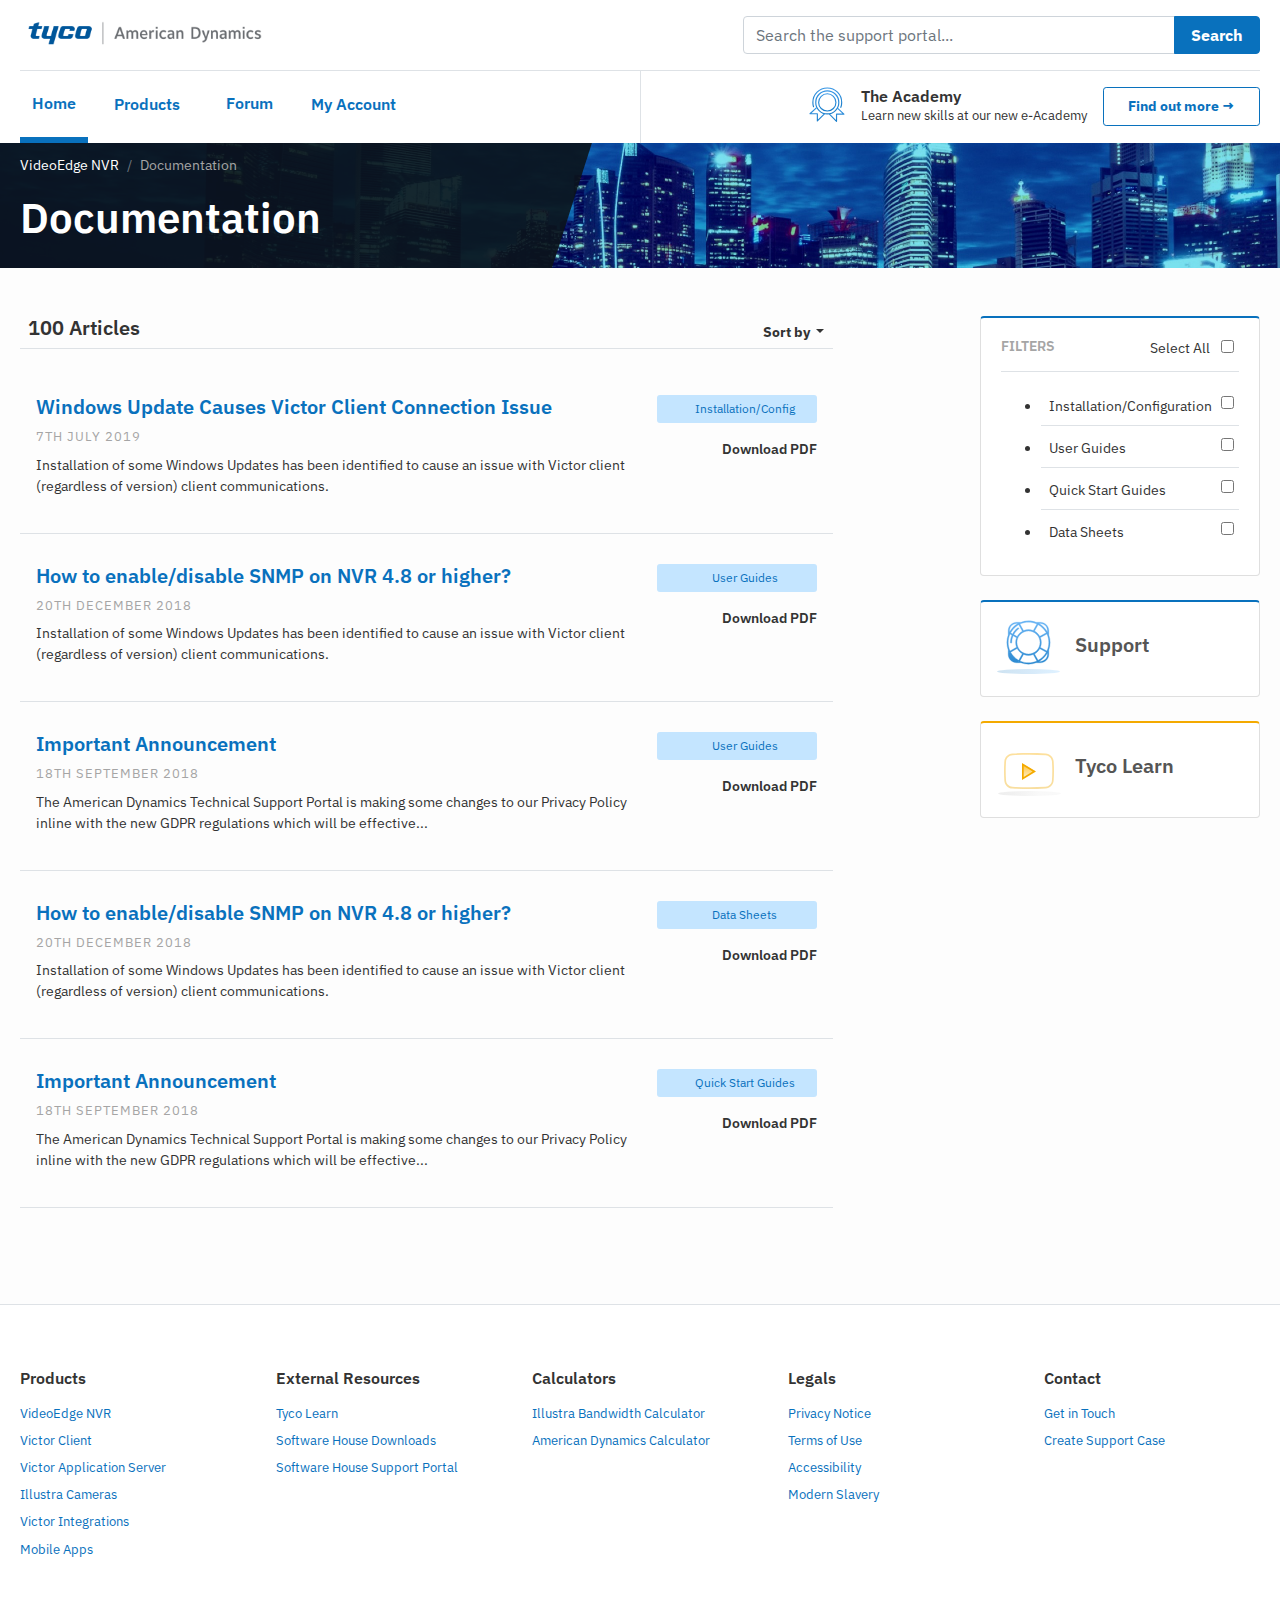
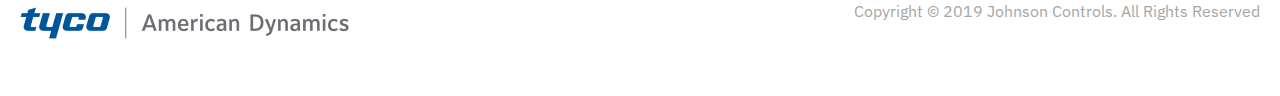
<file: videoedge-nvr/documentation/index.html>
<!DOCTYPE html>
<html lang="en"><head>
  <meta charset="utf-8">
  <meta http-equiv="X-UA-Compatible" content="IE=edge">
  <meta name="viewport" content="width=device-width, initial-scale=1">
  <title>Tyco | American Dynamics - Support portal</title>
  <link href="https://fonts.googleapis.com/css?family=IBM+Plex+Sans:400,600,700&display=swap" rel="stylesheet">
  <link rel="stylesheet" href="https://pro.fontawesome.com/releases/v5.9.0/css/all.css" integrity="sha384-vlOMx0hKjUCl4WzuhIhSNZSm2yQCaf0mOU1hEDK/iztH3gU4v5NMmJln9273A6Jz" crossorigin="anonymous">
  <link rel="stylesheet" href="/css/style.css">
</head>
<body data-spy="scroll" data-target="#asideNavigation" data-offset="15"><nav role="navigation" class="bg-white page-navigation">
  <div class="container">
    <div class="row border-bottom pt-3 no-gutters top-nav__container">
      <div class="col">
        <h1 class="sr-only">Tyco | American Dynamics - Support portal</h1>
        <img class='nav__logo' src="/images/logo.png" alt="Tyco | American Dynamics - Support portal" width="250">
      </div>
      <div class="col-md-5 nav-items--full">
        <div class="input-group mb-3">
          <input type="text" class="form-control" placeholder="Search the support portal..."
            aria-label="Search the Support Portal" aria-describedby="searchBtn">
          <div class="input-group-append">
            <button class="btn btn-primary px-3" type="button" id="searchBtn">Search</button>
          </div>
        </div>
      </div>

      <div class='nav-items--mobile'>
        <button class='menu__button--mobile button__navigation'>
            <span>Navigation</span>
            <svg xmlns="http://www.w3.org/2000/svg" width="25" height="25" viewBox="0 0 24 24" fill="none" stroke="#0971BD" stroke-width="2" stroke-linecap="square" stroke-linejoin="arcs"><path d="M6 9l6 6 6-6"/></svg>
        </button>

        <button class='menu__button--mobile  button__search'>
          <svg xmlns="http://www.w3.org/2000/svg" width="25" height="25" viewBox="0 0 24 24" fill="none" stroke="#333" stroke-width="2" stroke-linecap="square" stroke-linejoin="arcs"><circle cx="11" cy="11" r="8"></circle><line x1="21" y1="21" x2="16.65" y2="16.65"></line></svg>
        </button>
      </div>

      <section class='mobile-nav__drawer border-top'>
        <button class="close-menu">
          <svg xmlns="http://www.w3.org/2000/svg" width="25" height="25" viewBox="0 0 24 24" fill="none" stroke="#333" stroke-width="2" stroke-linecap="square" stroke-linejoin="arcs"><line x1="18" y1="6" x2="6" y2="18"></line><line x1="6" y1="6" x2="18" y2="18"></line></svg>
        </button>

        <ul class='nav-drawer__navigation'>
          <li><a href="/" class='nav__item--top p-0'>Home</a></li>

          <li class='sub-nav__header'>Products</li>
          <ul class='sub-nav'>
            <li><a href="/videoedge-nvr/">VideoEdge NVR</a></li>
            <li><a href="#">Victor Client</a></li>
            <li><a href="#">Victor Application Server</a></li>
            <li><a href="#">Illustra Cameras</a></li>
            <li><a href="#">Victor Integrations</a></li>
            <li><a href="#">Mobile Apps</a></li>
          </ul>

          <li><a href="#" class='nav__item--top p-0'>Forum</a></li>

          <li class="sub-nav__header">My Account</li>
          <ul class='sub-nav'>
            <li><a href="#">Profile</a></li>
            <li><a href="#">Account Settings</a></li>
            <li><a href="#">Logout</a></li>
          </ul>
        </ul>

        <div class="nav-drawer__search input-group mb-3">
          <input type="text" class="form-control" placeholder="Search the support portal..."
            aria-label="Search the Support Portal" aria-describedby="searchBtn">
          <div class="input-group-append">
            <button class="btn btn-primary px-3" type="button" id="searchBtn">Search</button>
          </div>
        </div>
      </section>

    </div><div class="row academy-banner--mobile nav-content__mobile">
        <a href="#" class='d-flex align-items-center justify-content-between'>
          <div class='d-flex align-items-center banner__title'>
            <svg width="1.75em" viewBox="0 0 36 35">
                <g stroke-width="1" fill="none" fill-rule="evenodd" stroke-linecap="round" stroke-linejoin="round">
                    <g transform="translate(-49.000000, -14.000000)">
                        <g transform="translate(50.000000, 15.000000)">
                            <path d="M30.8146332,19.3281418 C30.8791851,19.1509 30.9403546,18.9720328 30.9980637,18.7916182 C31.4409261,17.4071076 31.68,15.9314732 31.68,14.4 C31.68,6.4470996 25.2329004,-1.82964754e-13 17.28,-1.82964754e-13 C9.3270996,-1.82964754e-13 2.88,6.4470996 2.88,14.4 C2.88,15.9137288 3.11356591,17.3729054 3.54662487,18.7434569" stroke-width="1.152"></path>
                            <circle stroke-width="1.152" cx="17.28" cy="14.4" r="11.52"></circle>
                            <circle stroke-width="1.152" cx="17.28" cy="14.4" r="8.64"></circle>
                            <polyline stroke-width="1.152" points="6.61587891 19.5649805 5.5067062e-14 25.70625 7.36523438 25.70625 7.36523438 32.90625 14.4254883 25.92"></polyline>
                            <polyline stroke-width="1.152" transform="translate(26.645713, 26.737690) scale(-1, 1) translate(-26.645713, -26.737690) " points="25.8478418 20.16 19.3930664 26.1153809 26.7583008 26.1153809 26.7583008 33.3153809 33.8983594 26.1153809"></polyline>
                            <path d="M17.28,5.42917969 L17.28,3.28412109" stroke-width="1.44"></path>
                            <path d="M17.28,25.221709 L17.28,23.76" stroke-width="1.44"></path>
                            <path d="M27.36,15.5091797 L27.36,13.3641211" stroke-width="1.44" transform="translate(27.360000, 14.400000) rotate(-90.000000) translate(-27.360000, -14.400000) "></path>
                            <path d="M7.2,15.5091797 L7.2,13.3641211" stroke-width="1.44" transform="translate(7.200000, 14.400000) rotate(-90.000000) translate(-7.200000, -14.400000) "></path>
                        </g>
                    </g>
                </g>
            </svg>
            Learn new skills at our e-Academy
          </div>
          <svg xmlns="http://www.w3.org/2000/svg" width="25" height="25" viewBox="0 0 24 24" fill="none" stroke-width="2" stroke-linecap="square" stroke-linejoin="arcs"><path d="M9 18l6-6-6-6"/></svg>
        </a>
      </div><div class="row">
      <ul class="col d-flex m-0 nav__wrapper"><li class="text-primary list-inline-item active"><a href="/">Home</a></li>
<li class="text-primary list-inline-item item__dropdown">
  <button class='dropdown__button'>
    <span>Products</span>
    <i class="far fa-chevron-down"></i>
  </button>
  <ul class='dropdown__menu'>
    <li>
      <a href="/videoedge-nvr/">
        <svg viewBox="0 0 75 75">
            <g stroke-width="1" fill="none" fill-rule="evenodd">
                <path d="" stroke-width="1.8" stroke-linecap="round" stroke-linejoin="round"></path>
                <rect stroke-width="1.8" x="11.1" y="51.1" width="52.8" height="13.8" rx="2"></rect>
                <polyline stroke-width="2" stroke-linecap="round" stroke-linejoin="round" transform="translate(37.500000, 39.203430) scale(-1, 1) rotate(-180.000000) translate(-37.500000, -39.203430) " points="41 38 37.5 40.4068604 34 38"></polyline>
                <polyline stroke-width="2" stroke-linecap="round" stroke-linejoin="round" transform="translate(37.500000, 44.203430) scale(-1, 1) rotate(-180.000000) translate(-37.500000, -44.203430) " points="41 43 37.5 45.4068604 34 43"></polyline>
                <circle stroke-width="2" cx="40" cy="58" r="2"></circle>
                <circle stroke-width="2" cx="48" cy="58" r="2"></circle>
                <circle stroke-width="2" cx="56" cy="58" r="2"></circle>
                <path d="M15.842,55 L25.5,55" stroke-width="2" stroke-linecap="round" stroke-linejoin="round"></path>
                <path d="M15.842,58 L25.5,58" stroke-width="2" stroke-linecap="round" stroke-linejoin="round"></path>
                <path d="M15.842,61 L25.5,61" stroke-width="2" stroke-linecap="round" stroke-linejoin="round"></path>
                <path d="M53.82,31.17 L53.82,11.72 C53.82,10.7700702 53.0499298,10 52.1,10 L22.72,10 C21.7700702,10 21,10.7700702 21,11.72 L21,31.17 C21,32.1199298 21.7700702,32.89 22.72,32.89 L52.08,32.89 C53.0299298,32.89 53.8,32.1199298 53.8,31.17 L53.8,31.17 L53.82,31.17 Z" stroke-width="2" stroke-linecap="round" stroke-linejoin="round"></path>
                <path d="M37.39,27.46 L37.39,27.46 C34.0327749,27.4489971 31.3154856,24.7272387 31.31,21.37 L31.31,21.37 C31.31,18.0121087 34.0321087,15.29 37.39,15.29 L37.39,15.29 C40.7478913,15.29 43.47,18.0121087 43.47,21.37 L43.47,21.37 C43.4645144,24.7272387 40.7472251,27.4489971 37.39,27.46 Z" stroke-width="2" stroke-linecap="round" stroke-linejoin="round"></path>
                <polygon stroke-width="2" stroke-linecap="round" stroke-linejoin="round" points="39.91 21.38 36 19.12 36 23.61"></polygon>
            </g>
        </svg>
        VideoEdge NVR
      </a>
    </li>
    <li>
      <a href="#">
            <svg viewBox="0 0 75 75">
                <g stroke-width="1" fill="none" fill-rule="evenodd" stroke-linecap="round" stroke-linejoin="round">
                    <g transform="translate(8.000000, 12.000000)" stroke-width="2">
                        <path d="M15.5,50.77 L44.42,50.77 L15.5,50.77 Z M26.16,49.89 L26.16,42.19 L26.16,49.89 Z M33.76,49.89 L33.76,42.19 L33.76,49.89 Z M59.91,38.66 L59.91,3.15 C59.91,1.41030304 58.499697,0 56.76,0 L3.15,0 C1.41030304,0 0,1.41030304 0,3.15 L0,38.66 C0.00548940814,40.3918952 1.40810477,41.7945106 3.14,41.8 L56.76,41.8 C58.4919163,41.8 59.8990037,40.4018814 59.91,38.67 L59.91,38.66 Z"></path>
                        <path d="M54.27,4.41 L31.9,4.41 L31.9,19.21 L54.27,19.21 L54.27,4.41 Z M28,4.41 L5.64,4.41 L5.64,19.21 L28,19.21 L28,4.41 Z M54.27,22.5 L31.9,22.5 L31.9,37.27 L54.27,37.27 L54.27,22.5 Z M28,22.5 L5.64,22.5 L5.64,37.27 L28,37.27 L28,22.5 Z M9.72,8 L13.93,8 L9.72,8 Z M35.07,8 L39.28,8 L35.07,8 Z M9.72,26.27 L13.93,26.27 L9.72,26.27 Z M35.07,26.27 L39.28,26.27 L35.07,26.27 Z"></path>
                    </g>
                </g>
            </svg>
        Victor Client
      </a>
    </li>
    <li>
      <a href="#">
            <svg viewBox="0 0 75 75">
                <g stroke-width="1" fill="none" fill-rule="evenodd" stroke-linecap="round" stroke-linejoin="round">
                    <g transform="translate(11.000000, 10.000000)" stroke-width="2">
                        <path d="M8.51,55.43 L24.35,55.43"></path>
                        <path d="M14.32,54.95 L14.32,50.74"></path>
                        <path d="M18.49,54.95 L18.49,50.74"></path>
                        <path d="M32.82,48.8 L32.82,29.35 C32.82,28.4000702 32.0499298,27.63 31.1,27.63 L1.72,27.63 C0.77007023,27.63 0,28.4000702 0,29.35 L0,48.8 C0,49.7499298 0.77007023,50.52 1.72,50.52 L31.08,50.52 C32.0299298,50.52 32.8,49.7499298 32.8,48.8 L32.8,48.8 L32.82,48.8 Z"></path>
                        <path d="M16.39,45.09 L16.39,45.09 C13.0327749,45.0789971 10.3154856,42.3572387 10.31,39 L10.31,39 C10.31,35.6421087 13.0321087,32.92 16.39,32.92 L16.39,32.92 C19.7478913,32.92 22.47,35.6421087 22.47,39 L22.47,39 C22.4645144,42.3572387 19.7472251,45.0789971 16.39,45.09 Z"></path>
                        <polygon points="18.91 39.01 15 36.75 15 41.24"></polygon>
                        <polyline points="45.36 11.94 45.36 0 11.7 0 11.7 24.68"></polyline>
                        <polyline points="37.66 12.63 37.66 8.15 20.29 8.15 20.29 24.07"></polyline>
                        <polyline points="31.89 53.24 31.89 55.43 51.12 55.43 51.12 15.76 31.89 15.76 31.89 24.74"></polyline>
                        <rect x="43.96" y="21.07" width="2.8" height="2.8"></rect>
                        <rect x="36.61" y="21.07" width="2.8" height="2.8"></rect>
                        <rect x="43.87" y="27.71" width="2.8" height="2.82"></rect>
                        <rect x="36.52" y="27.71" width="2.8" height="2.82"></rect>
                        <rect x="43.79" y="34.38" width="2.8" height="2.8"></rect>
                        <rect x="36.43" y="34.38" width="2.8" height="2.8"></rect>
                        <rect x="43.7" y="41.03" width="2.8" height="2.8"></rect>
                        <polygon points="36.34 43.84 39.15 43.84 39.15 41.03 36.38 41.03"></polygon>
                        <rect x="43.61" y="47.69" width="2.8" height="2.8"></rect>
                        <rect x="36.26" y="47.69" width="2.8" height="2.8"></rect>
                        <path d="M29.37,55.43 L53.64,55.43"></path>
                        <polyline points="24.29 20.59 20.06 24.83 15.82 20.59"></polyline>
                        <polyline points="49.56 8.62 45.33 12.86 41.1 8.62"></polyline>
                    </g>
                </g>
            </svg>
        Victor Application Server
      </a>
    </li>
    <li>
      <a href="#">
        <svg viewBox="0 0 75 75">
          <g fill="none" fill-rule="evenodd" stroke-linecap="round" stroke-linejoin="round">
            <g transform="translate(19.000000, 11.000000)" stroke-width="2">
              <path
                d="M37.85,29.49 C37.85,43.05 29.38,54 18.93,54 C8.48,54 0,43.05 0,29.49 C0,15.93 8.48,5 18.93,5 C29.38,5 37.85,15.94 37.85,29.49 Z">
              </path>
              <path d="M0.69,35.21 L36.91,35.22"></path>
              <path d="M10.44,35.21 C12.26,40.54 15.38,44.06 18.93,44.06 C22.48,44.06 25.58,40.54 27.41,35.21 L10.44,35.21 Z">
              </path>
              <path
                d="M26.83,7.09 C26.617582,3.11809108 23.3375819,0.00494504362 19.36,-7.77182233e-06 L18.49,-7.77182233e-06 C14.5046922,-0.00568698502 11.2128297,3.11037509 11,7.09">
              </path>
            </g>
          </g>
        </svg>
        Illustra Cameras
      </a>
    </li>
    <li>
      <a href="#">
            <svg viewBox="0 0 75 75">
                <g stroke-width="1" fill="none" fill-rule="evenodd" stroke-linecap="round" stroke-linejoin="round">
                    <g transform="translate(11.000000, 13.000000)" stroke-width="2">
                        <path d="M41.77,15.65 C41.77,24.2932563 34.7632563,31.3 26.12,31.3 C17.4767437,31.3 10.47,24.2932563 10.47,15.65 C10.47,7.00674367 17.4767437,0 26.12,0 C30.2706381,0 34.2512768,1.64883455 37.1862211,4.58377887 C40.1211654,7.5187232 41.77,11.4993619 41.77,15.65 Z"></path>
                        <path d="M52.24,33.07 C52.24,41.7132563 45.2332563,48.72 36.59,48.72 C27.9467437,48.72 20.94,41.7132563 20.94,33.07 C20.94,24.4267437 27.9467437,17.42 36.59,17.42 C45.2332563,17.42 52.24,24.4267437 52.24,33.07 Z"></path>
                        <path d="M31.3,33.07 C31.3,41.7132563 24.2932563,48.72 15.65,48.72 C7.00674367,48.72 0,41.7132563 0,33.07 C0,24.4267437 7.00674367,17.42 15.65,17.42 C24.2909705,17.4255161 31.2944839,24.4290295 31.3,33.07 Z"></path>
                    </g>
                </g>
            </svg>
        Victor Integrations
      </a>
    </li>
    <li>
      <a href="#">
        <svg viewBox="0 0 75 75">
            <g stroke-width="1" fill="none" fill-rule="evenodd">
                <rect stroke-width="2" x="22" y="10" width="32" height="55" rx="3"></rect>
                <path d="M22.9804688,54.3091 L53.9150391,54.3091" stroke-width="2" stroke-linecap="round" stroke-linejoin="round"></path>
                <path d="M22.9804688,18.3091 L53.9150391,18.3091" stroke-width="2" stroke-linecap="round" stroke-linejoin="round"></path>
                <path d="M25.8839313,34.1375271 L49.0379437,34.1375271" stroke-width="2" stroke-linecap="round" stroke-linejoin="round" transform="translate(37.577006, 33.828427) rotate(-45.000000) translate(-37.577006, -33.828427) "></path>
                <path d="M41.429897,35.0224198 L46.4451083,35.0757339" stroke-width="2" stroke-linecap="round" stroke-linejoin="round" transform="translate(44.332568, 34.766634) rotate(-45.000000) translate(-44.332568, -34.766634) "></path>
                <path d="M26.889833,32.4840662 L37.5703675,32.8339986" stroke-width="2" stroke-linecap="round" stroke-linejoin="round" transform="translate(32.340267, 32.174966) rotate(-45.000000) translate(-32.340267, -32.174966) "></path>
                <path d="M37.2498779,14.3091 L38.7496338,14.3091" stroke-width="2" stroke-linecap="round" stroke-linejoin="round"></path>
                <circle stroke-width="1.5" cx="38" cy="60" r="2"></circle>
            </g>
        </svg>
        Mobile Apps
      </a>
    </li>
  </ul>
</li>
<li class="text-primary list-inline-item">Forum</li>
<li class="text-primary list-inline-item item__dropdown">
  <button class='dropdown__button'>
    <span>My Account</span>
    <i class="far fa-chevron-down"></i>
  </button>
  <ul class='dropdown__menu'>
    <li>
      <a href="#">
        Profile
      </a>
    </li>
    <li>
      <a href="#">
        Account Settings
      </a>
    </li>
    <li>
      <a href="#">
        Logout
      </a>
    </li>
  </ul>
</li></ul>
      <div class="col pt-3 border-left d-flex justify-content-end academy-banner--full">
        <div class="mr-3"><img src="/images/icons/badge.svg" alt=""></div>
        
        <div>
          <h4 class="m-0">The Academy</h4>
          <p class="small">Learn new skills at our new e-Academy</p>
        </div>
        <div class="ml-3">
          <a class="btn btn-outline-primary btn-sm px-4 py-2" href="#" role="button">Find out more &rarr;</a>
        </div>
        
      </div>
    </div>
  </div>

</nav><header class="banner  docs-banner " role="banner">
  <div class="container">

    <div class="row"><nav aria-label="breadcrumb" class="col-12">
        <ol class="breadcrumb container bg-transparent pl-0 pb-0 m-0">
          <li class="breadcrumb-item"><a href="/videoedge-nvr">VideoEdge NVR</a></li>
          <li class="breadcrumb-item active" aria-current="page">Documentation</li>
        </ol>
      </nav>
      <div class="col">
        <h1 class='text-fluid-xl'>Documentation</h1>
      </div></div>
    <div class='banner__overlay'>
    </div>
  </div>
</header>
<main class="container">
      <!-- Articles  -->
<section class="row my-5">
  <!-- Featured Articles -->
  <div class="col-lg-8 mb-5"><div class="row mb-3 d-flex align-items-center justify-content-between flex-nowrap no-gutters border-bottom">
  <div>
    <h2 class="h3 text-fluid-lg"><i class="far fa-folder mr-2 text-primary small"></i> 100 Articles</h2>
  </div><div class="text-right d-flex flex-nowrap">
    <div class="btn-group">
      <button type="button" class="btn btn-sm dropdown-toggle dropdown-toggle__button" data-toggle="dropdown" aria-haspopup="true" aria-expanded="false">
        <i class="far fa-sort-amount-down font-size-sm mr-2"></i> Sort by
      </button>
      <div class="dropdown-menu dropdown-toggle__menu dropdown-menu-right">
        <button class="dropdown-item" type="button">Date</button>
        <button class="dropdown-item" type="button">Title</button>
      </div>
    </div>

    <div class="btn-group filter-menu-dropdown">
        <button type="button" class="btn btn-sm dropdown-toggle dropdown-toggle__button" data-toggle="dropdown" aria-haspopup="true" aria-expanded="false">Filters
        </button>
        <div class="dropdown-menu dropdown-toggle__menu dropdown-menu-right">
          <div class="form-check form-check-inline w-100 border-bottom">
            <label class="form-check-label font-size-sm d-inline-flex justify-content-end w-100 align-items-center pb-3">        
              <h5 class="text-muted text-uppercase m-0 mr-auto">Filters</h5>
              Select All
              <input class="form-check-input ml-2 checkboxSelectAll" type="checkbox" name="" value="checkedValue">
            </label>
          </div><ul class="fa-ul m-0 filters"><li class="border-bottom my-1 py-2 font-size-sm">
      <div class="form-check form-check-inline w-100">
        <label class="form-check-label font-size-sm w-100"><i class="far fa-tools fa-fw mr-2"></i> Installation/Configuration
          <input class="filter__checkbox form-check-input float-right" type="checkbox" name="" id="" value="checkedValue">
        </label>
      </div>
    </li><li class="border-bottom my-1 py-2 font-size-sm">
      <div class="form-check form-check-inline w-100">
        <label class="form-check-label font-size-sm w-100"><i class="far fa-user fa-fw mr-2"></i> User Guides
          <input class="filter__checkbox form-check-input float-right" type="checkbox" name="" id="" value="checkedValue">
        </label>
      </div>
    </li><li class="border-bottom my-1 py-2 font-size-sm">
      <div class="form-check form-check-inline w-100">
        <label class="form-check-label font-size-sm w-100"><i class="far fa-bolt fa-fw mr-2"></i> Quick Start Guides
          <input class="filter__checkbox form-check-input float-right" type="checkbox" name="" id="" value="checkedValue">
        </label>
      </div>
    </li><li class="border-bottom my-1 py-2 font-size-sm">
      <div class="form-check form-check-inline w-100">
        <label class="form-check-label font-size-sm w-100"><i class="far fa-table fa-fw mr-2"></i> Data Sheets
          <input class="filter__checkbox form-check-input float-right" type="checkbox" name="" id="" value="checkedValue">
        </label>
      </div>
    </li></ul></div>
      </div>
  </div></div><article class="row border-bottom article-preview no-gutters">

      <div class="col pl-md-3">
        <h3 class="text-primary"><a
            href="/videoedge-nvr/documentation/getting-started-with-videoedge-5-3/">Windows Update Causes Victor Client Connection Issue</a></h3>
        <time class="text-muted text-uppercase mb-2">7th July 2019</time>

        <p class="font-size-sm">Installation of some Windows Updates has been identified to cause an issue with Victor client (regardless of version) client communications.</p>

      </div>
      <div class="col-sm-4 col-md-3 offset-xl-0 offset-lg-2 pr-md-3 pt-2 pt-sm-0">

        <div class="row">
          <div class="col-6 col-sm-12">
            <p class="tag documentation installation-config float-sm-right float-0">
              <span>Installation/Config</span>
            </p>
          </div>
          <div class="col-6 col-sm-12">
            <a href="#" class="font-size-sm font-weight-semi-bold text-body float-sm-right" href=""><i
                class="far fa-download mr-2"></i> Download PDF</a>
          </div>
        </div>

    </article><article class="row border-bottom article-preview no-gutters">

      <div class="col pl-md-3">
        <h3 class="text-primary"><a
            href="/videoedge-nvr/documentation/getting-started-with-videoedge-5-3/">How to enable/disable SNMP on NVR 4.8 or higher?</a></h3>
        <time class="text-muted text-uppercase mb-2">20th December 2018</time>

        <p class="font-size-sm">Installation of some Windows Updates has been identified to cause an issue with Victor client (regardless of version) client communications.</p>

      </div>
      <div class="col-sm-4 col-md-3 offset-xl-0 offset-lg-2 pr-md-3 pt-2 pt-sm-0">

        <div class="row">
          <div class="col-6 col-sm-12">
            <p class="tag documentation user-guides float-sm-right float-0">
              <span>User Guides</span>
            </p>
          </div>
          <div class="col-6 col-sm-12">
            <a href="#" class="font-size-sm font-weight-semi-bold text-body float-sm-right" href=""><i
                class="far fa-download mr-2"></i> Download PDF</a>
          </div>
        </div>

    </article><article class="row border-bottom article-preview no-gutters">

      <div class="col pl-md-3">
        <h3 class="text-primary"><a
            href="/videoedge-nvr/documentation/getting-started-with-videoedge-5-3/">Important Announcement</a></h3>
        <time class="text-muted text-uppercase mb-2">18th September 2018</time>

        <p class="font-size-sm">The American Dynamics Technical Support Portal is making some changes to our Privacy Policy inline with the new GDPR regulations which will be effective...</p>

      </div>
      <div class="col-sm-4 col-md-3 offset-xl-0 offset-lg-2 pr-md-3 pt-2 pt-sm-0">

        <div class="row">
          <div class="col-6 col-sm-12">
            <p class="tag documentation user-guides float-sm-right float-0">
              <span>User Guides</span>
            </p>
          </div>
          <div class="col-6 col-sm-12">
            <a href="#" class="font-size-sm font-weight-semi-bold text-body float-sm-right" href=""><i
                class="far fa-download mr-2"></i> Download PDF</a>
          </div>
        </div>

    </article><article class="row border-bottom article-preview no-gutters">

      <div class="col pl-md-3">
        <h3 class="text-primary"><a
            href="/videoedge-nvr/documentation/getting-started-with-videoedge-5-3/">How to enable/disable SNMP on NVR 4.8 or higher?</a></h3>
        <time class="text-muted text-uppercase mb-2">20th December 2018</time>

        <p class="font-size-sm">Installation of some Windows Updates has been identified to cause an issue with Victor client (regardless of version) client communications.</p>

      </div>
      <div class="col-sm-4 col-md-3 offset-xl-0 offset-lg-2 pr-md-3 pt-2 pt-sm-0">

        <div class="row">
          <div class="col-6 col-sm-12">
            <p class="tag documentation data-sheets float-sm-right float-0">
              <span>Data Sheets</span>
            </p>
          </div>
          <div class="col-6 col-sm-12">
            <a href="#" class="font-size-sm font-weight-semi-bold text-body float-sm-right" href=""><i
                class="far fa-download mr-2"></i> Download PDF</a>
          </div>
        </div>

    </article><article class="row border-bottom article-preview no-gutters">

      <div class="col pl-md-3">
        <h3 class="text-primary"><a
            href="/videoedge-nvr/documentation/getting-started-with-videoedge-5-3/">Important Announcement</a></h3>
        <time class="text-muted text-uppercase mb-2">18th September 2018</time>

        <p class="font-size-sm">The American Dynamics Technical Support Portal is making some changes to our Privacy Policy inline with the new GDPR regulations which will be effective...</p>

      </div>
      <div class="col-sm-4 col-md-3 offset-xl-0 offset-lg-2 pr-md-3 pt-2 pt-sm-0">

        <div class="row">
          <div class="col-6 col-sm-12">
            <p class="tag documentation quick-start-guides float-sm-right float-0">
              <span>Quick Start Guides</span>
            </p>
          </div>
          <div class="col-6 col-sm-12">
            <a href="#" class="font-size-sm font-weight-semi-bold text-body float-sm-right" href=""><i
                class="far fa-download mr-2"></i> Download PDF</a>
          </div>
        </div>

    </article></div>

  <!-- Filters -->
  <div class="col offset-xl-1 d-none d-sm-block">
    <div class="card inset-border-top">
      <div class="card-body">
        <div class="form-check form-check-inline float-right mr-0">
          <label class="form-check-label font-size-sm">Select All
            <input class="form-check-input ml-2 checkboxSelectAll" type="checkbox" value="checkedValue">
          </label>
        </div>
        <h5 class="text-muted text-uppercase border-bottom pb-3 mb-3">Filters</h5><ul class="fa-ul m-0 filters"><li class="border-bottom my-1 py-2 font-size-sm">
      <div class="form-check form-check-inline w-100">
        <label class="form-check-label font-size-sm w-100"><i class="far fa-tools fa-fw mr-2"></i> Installation/Configuration
          <input class="filter__checkbox form-check-input float-right" type="checkbox" name="" id="" value="checkedValue">
        </label>
      </div>
    </li><li class="border-bottom my-1 py-2 font-size-sm">
      <div class="form-check form-check-inline w-100">
        <label class="form-check-label font-size-sm w-100"><i class="far fa-user fa-fw mr-2"></i> User Guides
          <input class="filter__checkbox form-check-input float-right" type="checkbox" name="" id="" value="checkedValue">
        </label>
      </div>
    </li><li class="border-bottom my-1 py-2 font-size-sm">
      <div class="form-check form-check-inline w-100">
        <label class="form-check-label font-size-sm w-100"><i class="far fa-bolt fa-fw mr-2"></i> Quick Start Guides
          <input class="filter__checkbox form-check-input float-right" type="checkbox" name="" id="" value="checkedValue">
        </label>
      </div>
    </li><li class="border-bottom my-1 py-2 font-size-sm">
      <div class="form-check form-check-inline w-100">
        <label class="form-check-label font-size-sm w-100"><i class="far fa-table fa-fw mr-2"></i> Data Sheets
          <input class="filter__checkbox form-check-input float-right" type="checkbox" name="" id="" value="checkedValue">
        </label>
      </div>
    </li></ul></div>
    </div>

    <!-- Link Cards - Support -->
    <a href="" class="card inset-border-top mt-4">
      <div class="card-body d-flex align-items-center p-0">
        <img src="/images/icons/support.svg" alt="Support">
        <h3>Support</h3>
      </div>
    </a>

    <a href="" class="card inset-border-top-yellow mt-4">
      <div class="card-body d-flex align-items-center p-0">
        <img src="/images/icons/tyco-learn.svg" alt="Tyco Learn">
        <h3>Tyco Learn <i class="far fa-external-link-alt ml-2 text-muted font-size-sm"></i></h3>
      </div>
    </a>
  </div>

</section>

    </main><footer role="contentinfo" class="bg-white py-5 border-top">
  <div class="container">
    <div class="row"><div class="col">
        <h4 class="my-3">Products</h4>
        <ul class="list-unstyled small"><li class="my-2"><a href="/videoedge-nvr/">VideoEdge NVR</a></li><li class="my-2"><a href="">Victor Client</a></li><li class="my-2"><a href="">Victor Application Server</a></li><li class="my-2"><a href="">Illustra Cameras</a></li><li class="my-2"><a href="">Victor Integrations</a></li><li class="my-2"><a href="">Mobile Apps</a></li></ul>
      </div><div class="col">
        <h4 class="my-3">External Resources</h4>
        <ul class="list-unstyled small"><li class="my-2"><a href="">Tyco Learn</a></li><li class="my-2"><a href="">Software House Downloads</a></li><li class="my-2"><a href="">Software House Support Portal</a></li></ul>
      </div><div class="col">
        <h4 class="my-3">Calculators</h4>
        <ul class="list-unstyled small"><li class="my-2"><a href="">Illustra Bandwidth Calculator</a></li><li class="my-2"><a href="">American Dynamics Calculator</a></li></ul>
      </div><div class="col">
        <h4 class="my-3">Legals</h4>
        <ul class="list-unstyled small"><li class="my-2"><a href="">Privacy Notice</a></li><li class="my-2"><a href="">Terms of Use</a></li><li class="my-2"><a href="">Accessibility</a></li><li class="my-2"><a href="">Modern Slavery</a></li></ul>
      </div><div class="col">
        <h4 class="my-3">Contact</h4>
        <ul class="list-unstyled small"><li class="my-2"><a href="">Get in Touch</a></li><li class="my-2"><a href="">Create Support Case</a></li></ul>
      </div></div>
    <div class="row mt-4">
      <div class="col"><img src="/images/logo.png" alt="Tyco | American Dynamics - Support portal" width="330"></div>
      <div class="col"><p class="text-muted text-right">Copyright &copy; 2019 Johnson Controls. All Rights Reserved</p></div>
    </div>
  </div>
</footer>
</body>
  
  <script src="https://ajax.googleapis.com/ajax/libs/jquery/3.4.1/jquery.min.js"></script>
  <script src="https://maxcdn.bootstrapcdn.com/bootstrap/3.4.0/js/bootstrap.min.js"></script><script src="/js/interactions.js"></script>

</html>
</file>
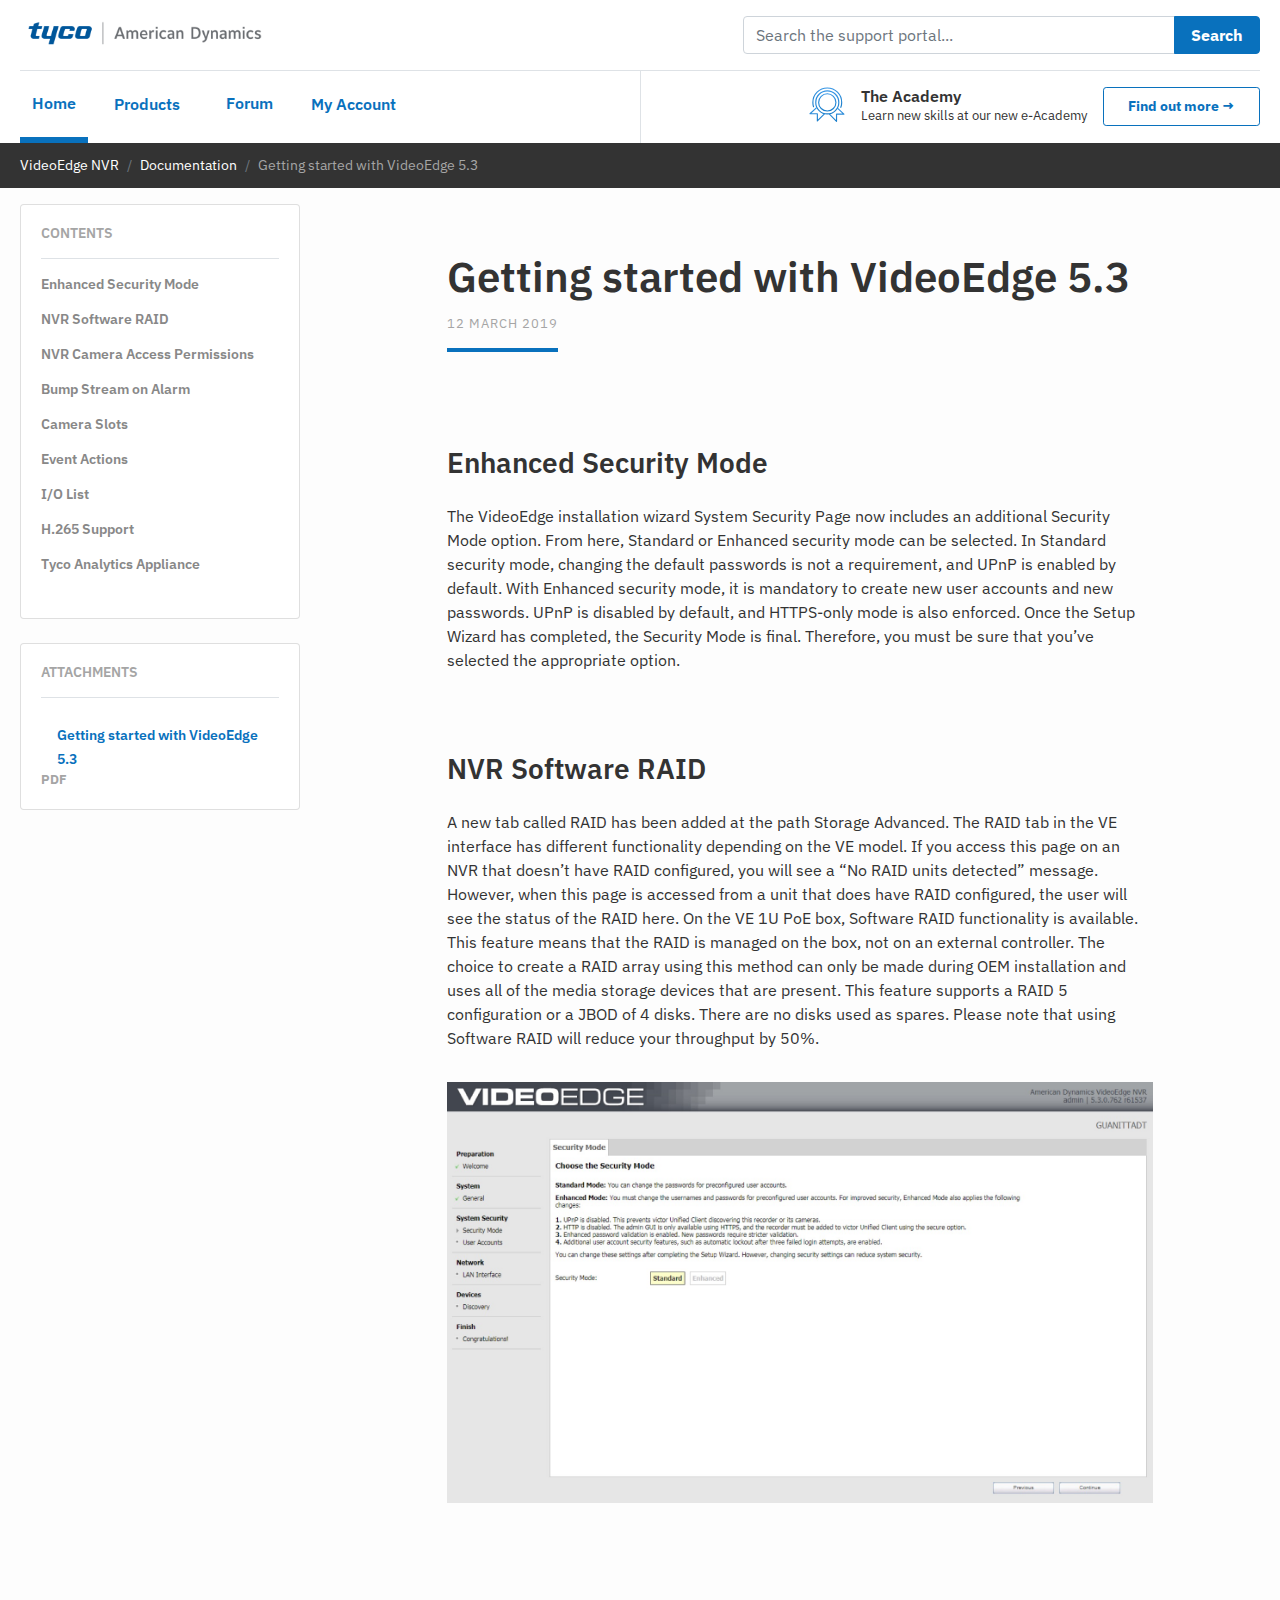
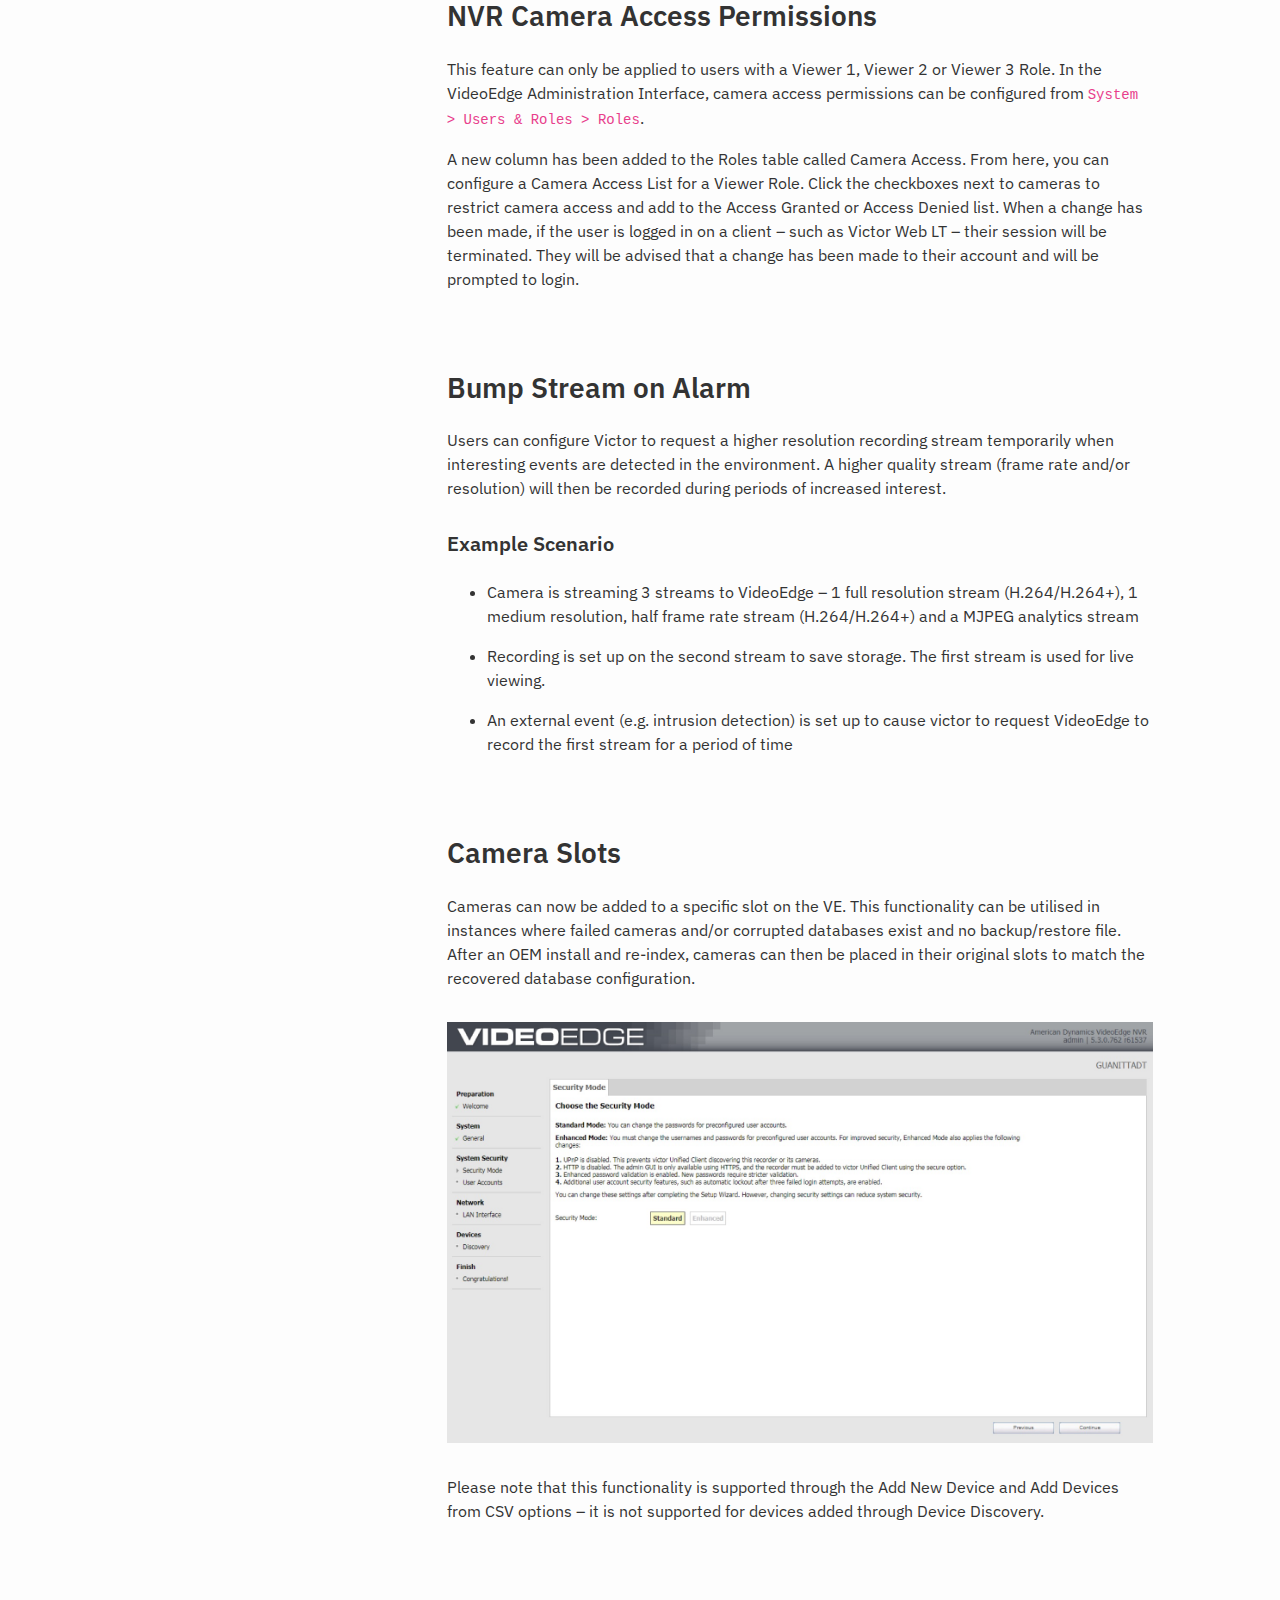
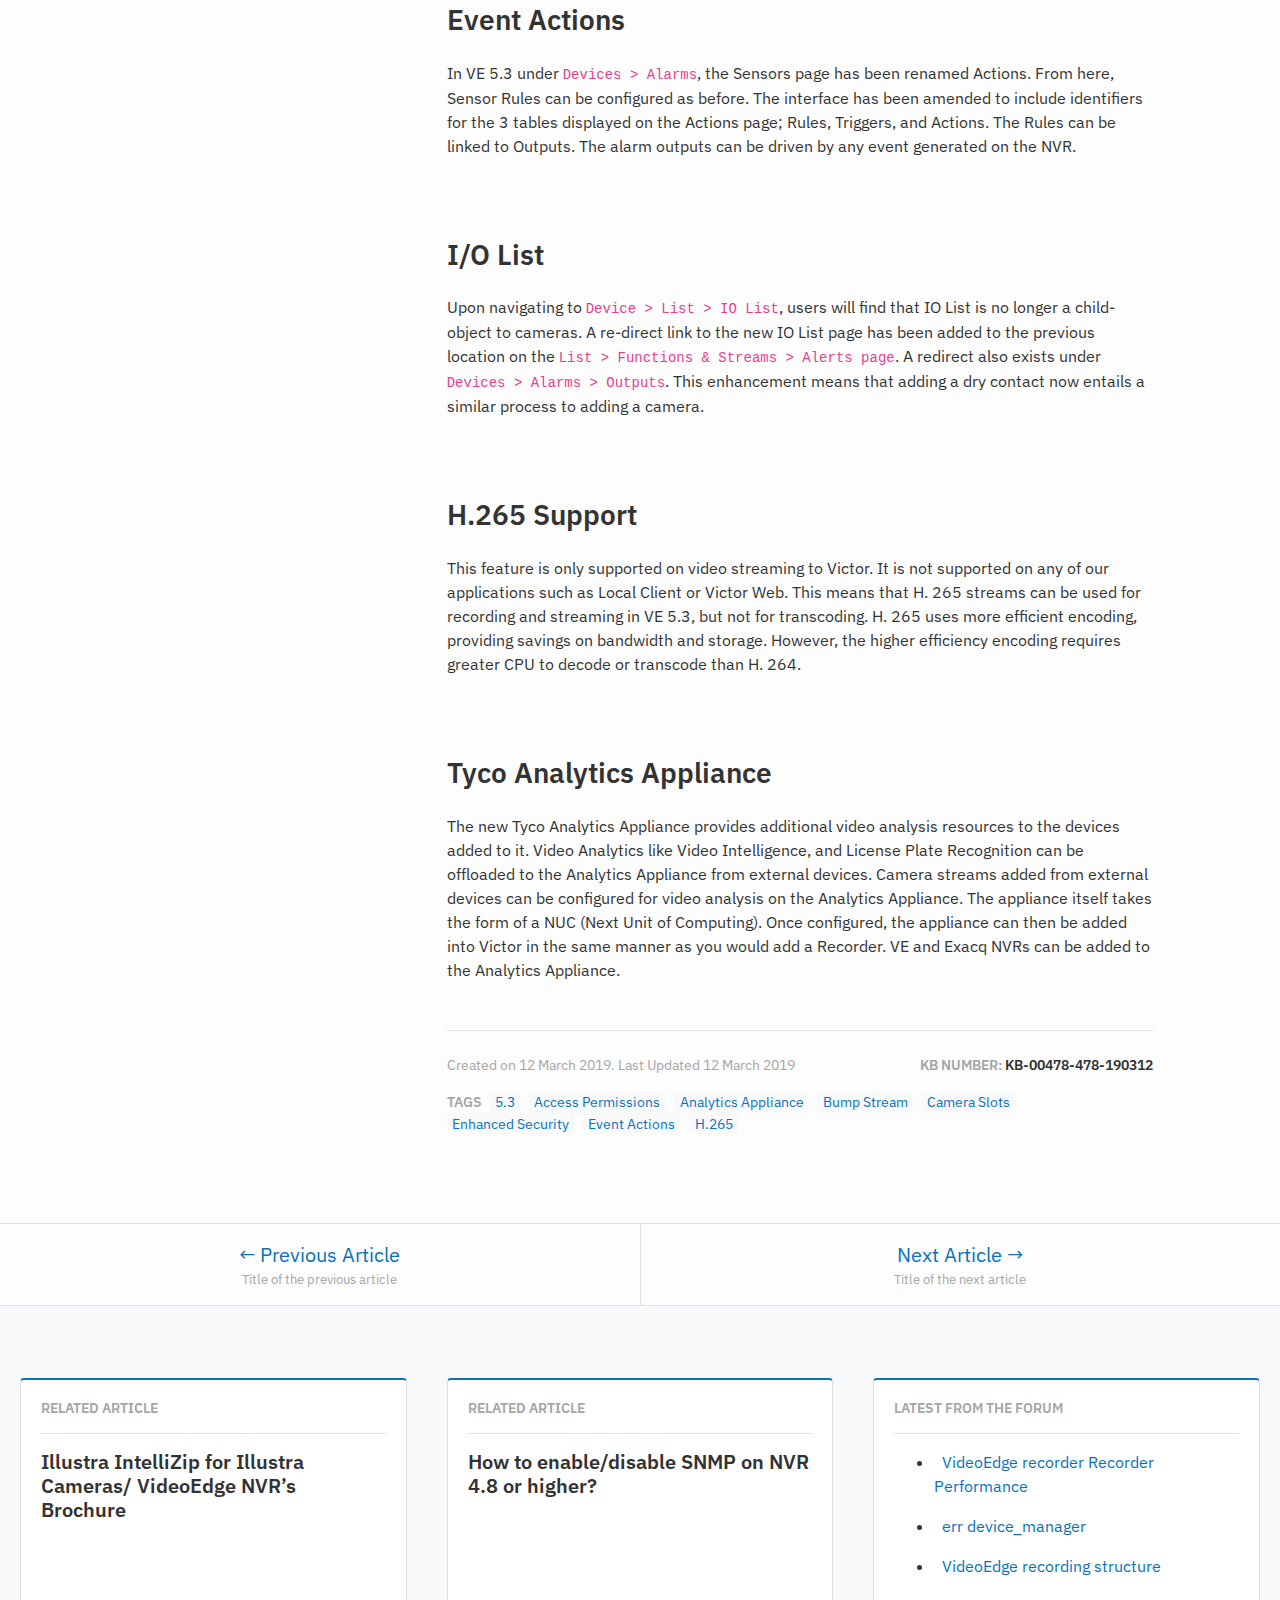
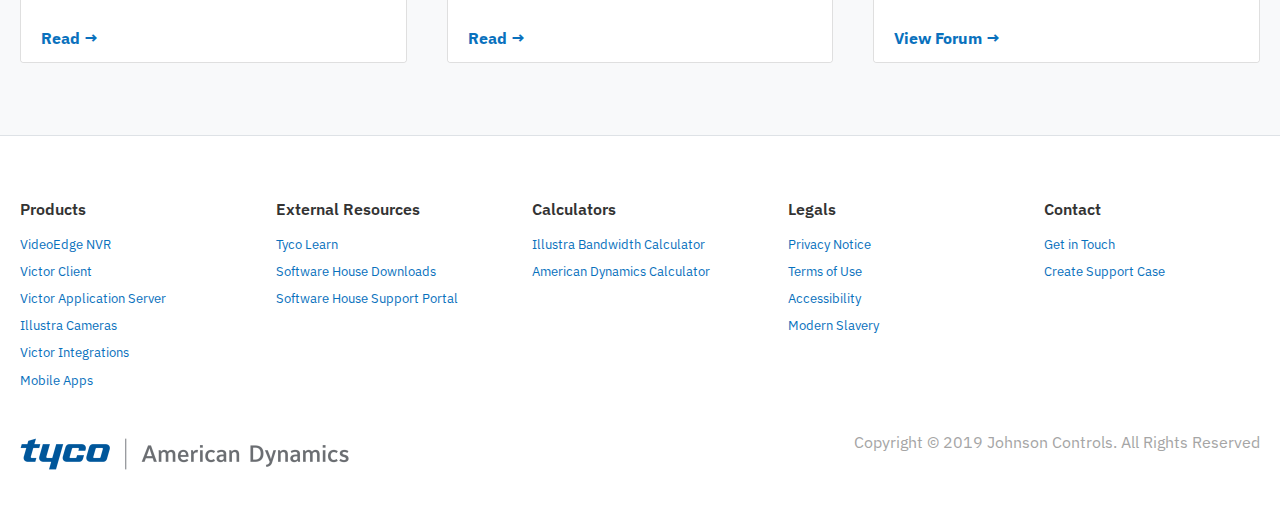
<file: videoedge-nvr/documentation/getting-started-with-videoedge-5-3/index.html>
<!DOCTYPE html>
<html lang="en"><head>
  <meta charset="utf-8">
  <meta http-equiv="X-UA-Compatible" content="IE=edge">
  <meta name="viewport" content="width=device-width, initial-scale=1">
  <title>Tyco | American Dynamics - Support portal</title>
  <link href="https://fonts.googleapis.com/css?family=IBM+Plex+Sans:400,600,700&display=swap" rel="stylesheet">
  <link rel="stylesheet" href="https://pro.fontawesome.com/releases/v5.9.0/css/all.css" integrity="sha384-vlOMx0hKjUCl4WzuhIhSNZSm2yQCaf0mOU1hEDK/iztH3gU4v5NMmJln9273A6Jz" crossorigin="anonymous">
  <link rel="stylesheet" href="/css/style.css">
</head>
<body data-spy="scroll" data-target="#asideNavigation" data-offset="15"><nav role="navigation" class="bg-white page-navigation">
  <div class="container">
    <div class="row border-bottom pt-3 no-gutters top-nav__container">
      <div class="col">
        <h1 class="sr-only">Tyco | American Dynamics - Support portal</h1>
        <img class='nav__logo' src="/images/logo.png" alt="Tyco | American Dynamics - Support portal" width="250">
      </div>
      <div class="col-md-5 nav-items--full">
        <div class="input-group mb-3">
          <input type="text" class="form-control" placeholder="Search the support portal..."
            aria-label="Search the Support Portal" aria-describedby="searchBtn">
          <div class="input-group-append">
            <button class="btn btn-primary px-3" type="button" id="searchBtn">Search</button>
          </div>
        </div>
      </div>

      <div class='nav-items--mobile'>
        <button class='menu__button--mobile button__navigation'>
            <span>Navigation</span>
            <svg xmlns="http://www.w3.org/2000/svg" width="25" height="25" viewBox="0 0 24 24" fill="none" stroke="#0971BD" stroke-width="2" stroke-linecap="square" stroke-linejoin="arcs"><path d="M6 9l6 6 6-6"/></svg>
        </button>

        <button class='menu__button--mobile  button__search'>
          <svg xmlns="http://www.w3.org/2000/svg" width="25" height="25" viewBox="0 0 24 24" fill="none" stroke="#333" stroke-width="2" stroke-linecap="square" stroke-linejoin="arcs"><circle cx="11" cy="11" r="8"></circle><line x1="21" y1="21" x2="16.65" y2="16.65"></line></svg>
        </button>
      </div>

      <section class='mobile-nav__drawer border-top'>
        <button class="close-menu">
          <svg xmlns="http://www.w3.org/2000/svg" width="25" height="25" viewBox="0 0 24 24" fill="none" stroke="#333" stroke-width="2" stroke-linecap="square" stroke-linejoin="arcs"><line x1="18" y1="6" x2="6" y2="18"></line><line x1="6" y1="6" x2="18" y2="18"></line></svg>
        </button>

        <ul class='nav-drawer__navigation'>
          <li><a href="/" class='nav__item--top p-0'>Home</a></li>

          <li class='sub-nav__header'>Products</li>
          <ul class='sub-nav'>
            <li><a href="/videoedge-nvr/">VideoEdge NVR</a></li>
            <li><a href="#">Victor Client</a></li>
            <li><a href="#">Victor Application Server</a></li>
            <li><a href="#">Illustra Cameras</a></li>
            <li><a href="#">Victor Integrations</a></li>
            <li><a href="#">Mobile Apps</a></li>
          </ul>

          <li><a href="#" class='nav__item--top p-0'>Forum</a></li>

          <li class="sub-nav__header">My Account</li>
          <ul class='sub-nav'>
            <li><a href="#">Profile</a></li>
            <li><a href="#">Account Settings</a></li>
            <li><a href="#">Logout</a></li>
          </ul>
        </ul>

        <div class="nav-drawer__search input-group mb-3">
          <input type="text" class="form-control" placeholder="Search the support portal..."
            aria-label="Search the Support Portal" aria-describedby="searchBtn">
          <div class="input-group-append">
            <button class="btn btn-primary px-3" type="button" id="searchBtn">Search</button>
          </div>
        </div>
      </section>

    </div><div class="row">
      <ul class="col d-flex m-0 nav__wrapper"><li class="text-primary list-inline-item active"><a href="/">Home</a></li>
<li class="text-primary list-inline-item item__dropdown">
  <button class='dropdown__button'>
    <span>Products</span>
    <i class="far fa-chevron-down"></i>
  </button>
  <ul class='dropdown__menu'>
    <li>
      <a href="/videoedge-nvr/">
        <svg viewBox="0 0 75 75">
            <g stroke-width="1" fill="none" fill-rule="evenodd">
                <path d="" stroke-width="1.8" stroke-linecap="round" stroke-linejoin="round"></path>
                <rect stroke-width="1.8" x="11.1" y="51.1" width="52.8" height="13.8" rx="2"></rect>
                <polyline stroke-width="2" stroke-linecap="round" stroke-linejoin="round" transform="translate(37.500000, 39.203430) scale(-1, 1) rotate(-180.000000) translate(-37.500000, -39.203430) " points="41 38 37.5 40.4068604 34 38"></polyline>
                <polyline stroke-width="2" stroke-linecap="round" stroke-linejoin="round" transform="translate(37.500000, 44.203430) scale(-1, 1) rotate(-180.000000) translate(-37.500000, -44.203430) " points="41 43 37.5 45.4068604 34 43"></polyline>
                <circle stroke-width="2" cx="40" cy="58" r="2"></circle>
                <circle stroke-width="2" cx="48" cy="58" r="2"></circle>
                <circle stroke-width="2" cx="56" cy="58" r="2"></circle>
                <path d="M15.842,55 L25.5,55" stroke-width="2" stroke-linecap="round" stroke-linejoin="round"></path>
                <path d="M15.842,58 L25.5,58" stroke-width="2" stroke-linecap="round" stroke-linejoin="round"></path>
                <path d="M15.842,61 L25.5,61" stroke-width="2" stroke-linecap="round" stroke-linejoin="round"></path>
                <path d="M53.82,31.17 L53.82,11.72 C53.82,10.7700702 53.0499298,10 52.1,10 L22.72,10 C21.7700702,10 21,10.7700702 21,11.72 L21,31.17 C21,32.1199298 21.7700702,32.89 22.72,32.89 L52.08,32.89 C53.0299298,32.89 53.8,32.1199298 53.8,31.17 L53.8,31.17 L53.82,31.17 Z" stroke-width="2" stroke-linecap="round" stroke-linejoin="round"></path>
                <path d="M37.39,27.46 L37.39,27.46 C34.0327749,27.4489971 31.3154856,24.7272387 31.31,21.37 L31.31,21.37 C31.31,18.0121087 34.0321087,15.29 37.39,15.29 L37.39,15.29 C40.7478913,15.29 43.47,18.0121087 43.47,21.37 L43.47,21.37 C43.4645144,24.7272387 40.7472251,27.4489971 37.39,27.46 Z" stroke-width="2" stroke-linecap="round" stroke-linejoin="round"></path>
                <polygon stroke-width="2" stroke-linecap="round" stroke-linejoin="round" points="39.91 21.38 36 19.12 36 23.61"></polygon>
            </g>
        </svg>
        VideoEdge NVR
      </a>
    </li>
    <li>
      <a href="#">
            <svg viewBox="0 0 75 75">
                <g stroke-width="1" fill="none" fill-rule="evenodd" stroke-linecap="round" stroke-linejoin="round">
                    <g transform="translate(8.000000, 12.000000)" stroke-width="2">
                        <path d="M15.5,50.77 L44.42,50.77 L15.5,50.77 Z M26.16,49.89 L26.16,42.19 L26.16,49.89 Z M33.76,49.89 L33.76,42.19 L33.76,49.89 Z M59.91,38.66 L59.91,3.15 C59.91,1.41030304 58.499697,0 56.76,0 L3.15,0 C1.41030304,0 0,1.41030304 0,3.15 L0,38.66 C0.00548940814,40.3918952 1.40810477,41.7945106 3.14,41.8 L56.76,41.8 C58.4919163,41.8 59.8990037,40.4018814 59.91,38.67 L59.91,38.66 Z"></path>
                        <path d="M54.27,4.41 L31.9,4.41 L31.9,19.21 L54.27,19.21 L54.27,4.41 Z M28,4.41 L5.64,4.41 L5.64,19.21 L28,19.21 L28,4.41 Z M54.27,22.5 L31.9,22.5 L31.9,37.27 L54.27,37.27 L54.27,22.5 Z M28,22.5 L5.64,22.5 L5.64,37.27 L28,37.27 L28,22.5 Z M9.72,8 L13.93,8 L9.72,8 Z M35.07,8 L39.28,8 L35.07,8 Z M9.72,26.27 L13.93,26.27 L9.72,26.27 Z M35.07,26.27 L39.28,26.27 L35.07,26.27 Z"></path>
                    </g>
                </g>
            </svg>
        Victor Client
      </a>
    </li>
    <li>
      <a href="#">
            <svg viewBox="0 0 75 75">
                <g stroke-width="1" fill="none" fill-rule="evenodd" stroke-linecap="round" stroke-linejoin="round">
                    <g transform="translate(11.000000, 10.000000)" stroke-width="2">
                        <path d="M8.51,55.43 L24.35,55.43"></path>
                        <path d="M14.32,54.95 L14.32,50.74"></path>
                        <path d="M18.49,54.95 L18.49,50.74"></path>
                        <path d="M32.82,48.8 L32.82,29.35 C32.82,28.4000702 32.0499298,27.63 31.1,27.63 L1.72,27.63 C0.77007023,27.63 0,28.4000702 0,29.35 L0,48.8 C0,49.7499298 0.77007023,50.52 1.72,50.52 L31.08,50.52 C32.0299298,50.52 32.8,49.7499298 32.8,48.8 L32.8,48.8 L32.82,48.8 Z"></path>
                        <path d="M16.39,45.09 L16.39,45.09 C13.0327749,45.0789971 10.3154856,42.3572387 10.31,39 L10.31,39 C10.31,35.6421087 13.0321087,32.92 16.39,32.92 L16.39,32.92 C19.7478913,32.92 22.47,35.6421087 22.47,39 L22.47,39 C22.4645144,42.3572387 19.7472251,45.0789971 16.39,45.09 Z"></path>
                        <polygon points="18.91 39.01 15 36.75 15 41.24"></polygon>
                        <polyline points="45.36 11.94 45.36 0 11.7 0 11.7 24.68"></polyline>
                        <polyline points="37.66 12.63 37.66 8.15 20.29 8.15 20.29 24.07"></polyline>
                        <polyline points="31.89 53.24 31.89 55.43 51.12 55.43 51.12 15.76 31.89 15.76 31.89 24.74"></polyline>
                        <rect x="43.96" y="21.07" width="2.8" height="2.8"></rect>
                        <rect x="36.61" y="21.07" width="2.8" height="2.8"></rect>
                        <rect x="43.87" y="27.71" width="2.8" height="2.82"></rect>
                        <rect x="36.52" y="27.71" width="2.8" height="2.82"></rect>
                        <rect x="43.79" y="34.38" width="2.8" height="2.8"></rect>
                        <rect x="36.43" y="34.38" width="2.8" height="2.8"></rect>
                        <rect x="43.7" y="41.03" width="2.8" height="2.8"></rect>
                        <polygon points="36.34 43.84 39.15 43.84 39.15 41.03 36.38 41.03"></polygon>
                        <rect x="43.61" y="47.69" width="2.8" height="2.8"></rect>
                        <rect x="36.26" y="47.69" width="2.8" height="2.8"></rect>
                        <path d="M29.37,55.43 L53.64,55.43"></path>
                        <polyline points="24.29 20.59 20.06 24.83 15.82 20.59"></polyline>
                        <polyline points="49.56 8.62 45.33 12.86 41.1 8.62"></polyline>
                    </g>
                </g>
            </svg>
        Victor Application Server
      </a>
    </li>
    <li>
      <a href="#">
        <svg viewBox="0 0 75 75">
          <g fill="none" fill-rule="evenodd" stroke-linecap="round" stroke-linejoin="round">
            <g transform="translate(19.000000, 11.000000)" stroke-width="2">
              <path
                d="M37.85,29.49 C37.85,43.05 29.38,54 18.93,54 C8.48,54 0,43.05 0,29.49 C0,15.93 8.48,5 18.93,5 C29.38,5 37.85,15.94 37.85,29.49 Z">
              </path>
              <path d="M0.69,35.21 L36.91,35.22"></path>
              <path d="M10.44,35.21 C12.26,40.54 15.38,44.06 18.93,44.06 C22.48,44.06 25.58,40.54 27.41,35.21 L10.44,35.21 Z">
              </path>
              <path
                d="M26.83,7.09 C26.617582,3.11809108 23.3375819,0.00494504362 19.36,-7.77182233e-06 L18.49,-7.77182233e-06 C14.5046922,-0.00568698502 11.2128297,3.11037509 11,7.09">
              </path>
            </g>
          </g>
        </svg>
        Illustra Cameras
      </a>
    </li>
    <li>
      <a href="#">
            <svg viewBox="0 0 75 75">
                <g stroke-width="1" fill="none" fill-rule="evenodd" stroke-linecap="round" stroke-linejoin="round">
                    <g transform="translate(11.000000, 13.000000)" stroke-width="2">
                        <path d="M41.77,15.65 C41.77,24.2932563 34.7632563,31.3 26.12,31.3 C17.4767437,31.3 10.47,24.2932563 10.47,15.65 C10.47,7.00674367 17.4767437,0 26.12,0 C30.2706381,0 34.2512768,1.64883455 37.1862211,4.58377887 C40.1211654,7.5187232 41.77,11.4993619 41.77,15.65 Z"></path>
                        <path d="M52.24,33.07 C52.24,41.7132563 45.2332563,48.72 36.59,48.72 C27.9467437,48.72 20.94,41.7132563 20.94,33.07 C20.94,24.4267437 27.9467437,17.42 36.59,17.42 C45.2332563,17.42 52.24,24.4267437 52.24,33.07 Z"></path>
                        <path d="M31.3,33.07 C31.3,41.7132563 24.2932563,48.72 15.65,48.72 C7.00674367,48.72 0,41.7132563 0,33.07 C0,24.4267437 7.00674367,17.42 15.65,17.42 C24.2909705,17.4255161 31.2944839,24.4290295 31.3,33.07 Z"></path>
                    </g>
                </g>
            </svg>
        Victor Integrations
      </a>
    </li>
    <li>
      <a href="#">
        <svg viewBox="0 0 75 75">
            <g stroke-width="1" fill="none" fill-rule="evenodd">
                <rect stroke-width="2" x="22" y="10" width="32" height="55" rx="3"></rect>
                <path d="M22.9804688,54.3091 L53.9150391,54.3091" stroke-width="2" stroke-linecap="round" stroke-linejoin="round"></path>
                <path d="M22.9804688,18.3091 L53.9150391,18.3091" stroke-width="2" stroke-linecap="round" stroke-linejoin="round"></path>
                <path d="M25.8839313,34.1375271 L49.0379437,34.1375271" stroke-width="2" stroke-linecap="round" stroke-linejoin="round" transform="translate(37.577006, 33.828427) rotate(-45.000000) translate(-37.577006, -33.828427) "></path>
                <path d="M41.429897,35.0224198 L46.4451083,35.0757339" stroke-width="2" stroke-linecap="round" stroke-linejoin="round" transform="translate(44.332568, 34.766634) rotate(-45.000000) translate(-44.332568, -34.766634) "></path>
                <path d="M26.889833,32.4840662 L37.5703675,32.8339986" stroke-width="2" stroke-linecap="round" stroke-linejoin="round" transform="translate(32.340267, 32.174966) rotate(-45.000000) translate(-32.340267, -32.174966) "></path>
                <path d="M37.2498779,14.3091 L38.7496338,14.3091" stroke-width="2" stroke-linecap="round" stroke-linejoin="round"></path>
                <circle stroke-width="1.5" cx="38" cy="60" r="2"></circle>
            </g>
        </svg>
        Mobile Apps
      </a>
    </li>
  </ul>
</li>
<li class="text-primary list-inline-item">Forum</li>
<li class="text-primary list-inline-item item__dropdown">
  <button class='dropdown__button'>
    <span>My Account</span>
    <i class="far fa-chevron-down"></i>
  </button>
  <ul class='dropdown__menu'>
    <li>
      <a href="#">
        Profile
      </a>
    </li>
    <li>
      <a href="#">
        Account Settings
      </a>
    </li>
    <li>
      <a href="#">
        Logout
      </a>
    </li>
  </ul>
</li></ul>
      <div class="col pt-3 border-left d-flex justify-content-end academy-banner--full">
        <div class="mr-3"><img src="/images/icons/badge.svg" alt=""></div>
        
        <div>
          <h4 class="m-0">The Academy</h4>
          <p class="small">Learn new skills at our new e-Academy</p>
        </div>
        <div class="ml-3">
          <a class="btn btn-outline-primary btn-sm px-4 py-2" href="#" role="button">Find out more &rarr;</a>
        </div>
        
      </div>
    </div>
  </div>

</nav><nav aria-label="breadcrumb" class="bg-dark breadcrumb__wrapper">
  <ol class="breadcrumb container" style="padding-left: 20px;">
      <li class="breadcrumb-item"><a href="/videoedge-nvr">VideoEdge NVR</a></li>
      <li class="breadcrumb-item"><a href="/videoedge-nvr/documentation">Documentation</a></li>
      <li class="breadcrumb-item active" aria-current="page">Getting started with VideoEdge 5.3</li>
  </ol>
</nav><main class="container">
  <section class="row article">
    <!-- TOC -->
    <aside class="col-md-3">
      <nav id="asideNavigation" data-spy="affix" data-offset-top="100">
        <div class="card">
          <div class="card-body aside-toc__contents">
            <h5 class="text-muted text-uppercase border-bottom pb-3">Contents</h5>
            <button class='toc-toggle d-flex justify-content-between align-items-center px-4 py-3'>
              Jump to Section
              <i class="far fa-chevron-down"></i>
            </button>
            <div id="toc" class="toc-nav nav nav-pills"></div>
          </div>
        </div>

        <div class="card mt-4 toc__attachments">
          <div class="card-body">
            <h5 class="text-muted text-uppercase border-bottom pb-3 mb-4">Attachments</h5>
            <i class="far fa-file-pdf text-danger font-size-xl float-left mt-2 mr-3 mb-4"></i> 
            <a class="font-size-sm font-weight-semi-bold" href="#">Getting started with VideoEdge 5.3</a>
            <small class="text-muted font-weight-bold d-block">PDF</small>
          </div>
        </div>
      </nav>
    </aside>

    <!-- Article -->
    <article class="col-lg-7 offset-lg-1 col-md-8">

      <header class="mb-5 pt-5">
        <div class="mobile__header d-flex flex-nowrap justify-content-between my-4">
          <a href="/videoedge-nvr/documentation" class='d-flex align-items-center'><svg xmlns="http://www.w3.org/2000/svg" width="1em" viewBox="0 0 24 24" fill="none" stroke="currentColor" stroke-width="3" stroke-linecap="square" stroke-linejoin="arcs" class='mr-2'><path d="M19 12H6M12 5l-7 7 7 7"/></svg>Articles</a>

          <a class="font-size-sm font-weight-semi-bold text-danger" href="#">
            Download PDF
            <i class="far fa-file-pdf text-danger ml-2"></i> 
          </a>
        </div>
        <h1>Getting started with VideoEdge 5.3</h1>
        <time class="text-muted text-uppercase thick-border-bottom pb-3 d-inline">12 March 2019</time>      
      </header>

      <h2 id="enhanced-security-mode">Enhanced Security Mode</h2>

<p>The VideoEdge installation wizard System Security Page now includes an additional Security Mode option. From here, Standard or Enhanced security mode can be selected. In Standard security mode, changing the default passwords is not a requirement, and UPnP is enabled by default. With Enhanced security mode, it is mandatory to create new user accounts and new passwords. UPnP is disabled by default, and HTTPS-only mode is also enforced. Once the Setup Wizard has completed, the Security Mode is final. Therefore, you must be sure that you’ve selected the appropriate option.</p>

<h2 id="nvr-software-raid">NVR Software RAID</h2>

<p>A new tab called RAID has been added at the path Storage Advanced. The RAID tab in the VE interface has different functionality depending on the VE model. If you access this page on an NVR that doesn’t have RAID configured, you will see a “No RAID units detected” message. However, when this page is accessed from a unit that does have RAID configured, the user will see the status of the RAID here. On the VE 1U PoE box, Software RAID functionality is available. This feature means that the RAID is managed on the box, not on an external controller. The choice to create a RAID array using this method can only be made during OEM installation and uses all of the media storage devices that are present. This feature supports a RAID 5 configuration or a JBOD of 4 disks. There are no disks used as spares. Please note that using Software RAID will reduce your throughput by 50%.</p>

<p><img src="/images/article-sample.jpg" /></p>

<h2 id="nvr-camera-access-permissions">NVR Camera Access Permissions</h2>

<p>This feature can only be applied to users with a Viewer 1, Viewer 2 or Viewer 3 Role. In the VideoEdge Administration Interface, camera access permissions can be configured from 
<code class="highlighter-rouge">System &gt; Users &amp; Roles &gt; Roles</code>.</p>

<p>A new column has been added to the Roles table called Camera Access. From here, you can configure a Camera Access List for a Viewer Role. Click the checkboxes next to cameras to restrict camera access and add to the Access Granted or Access Denied list. When a change has been made, if the user is logged in on a client – such as Victor Web LT – their session will be terminated. They will be advised that a change has been made to their account and will be prompted to login.</p>

<h2 id="bump-stream-on-alarm">Bump Stream on Alarm</h2>

<p>Users can configure Victor to request a higher resolution recording stream temporarily when interesting events are detected in the environment. A higher quality stream (frame rate and/or resolution) will then be recorded during periods of increased interest.</p>

<h3 id="example-scenario">Example Scenario</h3>
<ul>
  <li>
    <p>Camera is streaming 3 streams to VideoEdge – 1 full resolution stream (H.264/H.264+), 1 medium resolution, half frame rate stream (H.264/H.264+) and a MJPEG analytics stream</p>
  </li>
  <li>
    <p>Recording is set up on the second stream to save storage. The first stream is used for live viewing.</p>
  </li>
  <li>
    <p>An external event (e.g. intrusion detection) is set up to cause victor to request VideoEdge to record the first stream for a period of time</p>
  </li>
</ul>

<h2 id="camera-slots">Camera Slots</h2>

<p>Cameras can now be added to a specific slot on the VE. This functionality can be utilised in instances where failed cameras and/or corrupted databases exist and no backup/restore file. After an OEM install and re-index, cameras can then be placed in their original slots to match the recovered database configuration.</p>

<p><img src="/images/article-sample.jpg" /></p>

<p>Please note that this functionality is supported through the Add New Device and Add Devices from CSV options – it is not supported for devices added through Device Discovery.</p>

<h2 id="event-actions">Event Actions</h2>

<p>In VE 5.3 under <code class="highlighter-rouge">Devices &gt; Alarms</code>, the Sensors page has been renamed Actions. From here, Sensor Rules can be configured as before. The interface has been amended to include identifiers for the 3 tables displayed on the Actions page; Rules, Triggers, and Actions. The Rules can be linked to Outputs. The alarm outputs can be driven by any event generated on the NVR.</p>

<h2 id="io-list">I/O List</h2>

<p>Upon navigating to <code class="highlighter-rouge">Device &gt; List &gt; IO List</code>, users will find that IO List is no longer a child-object to cameras. A re-direct link to the new IO List page has been added to the previous location on the <code class="highlighter-rouge">List &gt; Functions &amp; Streams &gt; Alerts page</code>. A redirect also exists under <code class="highlighter-rouge">Devices &gt; Alarms &gt; Outputs</code>. This enhancement means that adding a dry contact now entails a similar process to adding a camera.</p>

<h2 id="h265-support">H.265 Support</h2>

<p>This feature is only supported on video streaming to Victor. It is not supported on any of our applications such as Local Client or Victor Web. This means that H. 265 streams can be used for recording and streaming in VE 5.3, but not for transcoding. H. 265 uses more efficient encoding, providing savings on bandwidth and storage. However, the higher efficiency encoding requires greater CPU to decode or transcode than H. 264.</p>

<h2 id="tyco-analytics-appliance">Tyco Analytics Appliance</h2>

<p>The new Tyco Analytics Appliance provides additional video analysis resources to the devices added to it. Video Analytics like Video Intelligence, and License Plate Recognition can be offloaded to the Analytics Appliance from external devices. Camera streams added from external devices can be configured for video analysis on the Analytics Appliance. The appliance itself takes the form of a NUC (Next Unit of Computing). Once configured, the appliance can then be added into Victor in the same manner as you would add a Recorder. VE and Exacq NVRs can be added to the Analytics Appliance.</p>


      <footer class="mt-5 py-4 border-top">
          <ul class="list-inline font-size-sm">
            <li class="list-inline-item text-muted">Created on 12 March 2019. Last Updated 12 March 2019</li>
            <li class="list-inline-item font-weight-semi-bold float-lg-right"><span class="text-muted text-uppercase">KB Number:</span>  KB-00478-478-190312</li>   
          </ul>
          <ul class="list-inline font-size-sm">
            <li class="list-inline-item text-muted text-uppercase font-weight-semi-bold">TAGS</li><li class="list-inline-item badge badge-light"><a href="">5.3</a></li><li class="list-inline-item badge badge-light"><a href="">Access Permissions</a></li><li class="list-inline-item badge badge-light"><a href="">Analytics Appliance</a></li><li class="list-inline-item badge badge-light"><a href="">Bump Stream</a></li><li class="list-inline-item badge badge-light"><a href="">Camera Slots</a></li><li class="list-inline-item badge badge-light"><a href="">Enhanced Security</a></li><li class="list-inline-item badge badge-light"><a href="">Event Actions</a></li><li class="list-inline-item badge badge-light"><a href="">H.265</a></li></ul>
      </footer>
    </article>
  </section>

</main><section class="row no-gutters border-top text-center mt-5">
    <div class="col border-right py-3">
      <a class="font-size-lg" href="">&larr; Previous Article</a>
      <small class="d-block text-muted">Title of the previous article</small>
    </div>
    <div class="col py-3">
      <a class="font-size-lg" href="">Next Article &rarr; </a>
      <small class="d-block text-muted">Title of the next article</small>
    </div>
  </section><section class="bg-light py-5 border-top d-md-flex d-none">
  <div class="container">
      <div class="row py-4"><div class="col-md-4 d-flex">
  <div class="card inset-border-top w-100">
    <div class="card-body">
      <h5 class="text-muted text-uppercase border-bottom pb-3 mb-3">Related Article</h5>
      <h3>Illustra IntelliZip for Illustra Cameras/ VideoEdge NVR’s Brochure</h3>
    </div>
    <div class="card-footer">
      <a class="font-weight-bold" href="">Read &rarr;</a>
    </div>
  </div>
</div><div class="col-md-4 d-flex">
  <div class="card inset-border-top w-100">
    <div class="card-body">
      <h5 class="text-muted text-uppercase border-bottom pb-3 mb-3">Related Article</h5>
      <h3>How to enable/disable SNMP on NVR 4.8 or higher?</h3>
    </div>
    <div class="card-footer">
      <a class="font-weight-bold" href="">Read &rarr;</a>
    </div>
  </div>
</div><div class="col-md-4">
  <div class="card inset-border-top">
    <div class="card-body">
      <h5 class="text-muted text-uppercase border-bottom pb-3">Latest from the Forum</h5>
      <ul class="fa-ul"><li class="my-3"><span class="fa-li"><i class="far fa-comment mr-2 text-muted"></i></span> <a
            href="">VideoEdge recorder Recorder Performance</a></li><li class="my-3"><span class="fa-li"><i class="far fa-comment mr-2 text-muted"></i></span> <a
            href="">err device_manager</a></li><li class="my-3"><span class="fa-li"><i class="far fa-comment mr-2 text-muted"></i></span> <a
            href="">VideoEdge recording structure</a></li></ul>
    </div>
    <div class="card-footer">
      <a class="font-weight-bold" href="">View Forum &rarr;</a>
    </div>
  </div>
</div></div>
  </div>

</section>






<footer role="contentinfo" class="bg-white py-5 border-top">
  <div class="container">
    <div class="row"><div class="col">
        <h4 class="my-3">Products</h4>
        <ul class="list-unstyled small"><li class="my-2"><a href="/videoedge-nvr/">VideoEdge NVR</a></li><li class="my-2"><a href="">Victor Client</a></li><li class="my-2"><a href="">Victor Application Server</a></li><li class="my-2"><a href="">Illustra Cameras</a></li><li class="my-2"><a href="">Victor Integrations</a></li><li class="my-2"><a href="">Mobile Apps</a></li></ul>
      </div><div class="col">
        <h4 class="my-3">External Resources</h4>
        <ul class="list-unstyled small"><li class="my-2"><a href="">Tyco Learn</a></li><li class="my-2"><a href="">Software House Downloads</a></li><li class="my-2"><a href="">Software House Support Portal</a></li></ul>
      </div><div class="col">
        <h4 class="my-3">Calculators</h4>
        <ul class="list-unstyled small"><li class="my-2"><a href="">Illustra Bandwidth Calculator</a></li><li class="my-2"><a href="">American Dynamics Calculator</a></li></ul>
      </div><div class="col">
        <h4 class="my-3">Legals</h4>
        <ul class="list-unstyled small"><li class="my-2"><a href="">Privacy Notice</a></li><li class="my-2"><a href="">Terms of Use</a></li><li class="my-2"><a href="">Accessibility</a></li><li class="my-2"><a href="">Modern Slavery</a></li></ul>
      </div><div class="col">
        <h4 class="my-3">Contact</h4>
        <ul class="list-unstyled small"><li class="my-2"><a href="">Get in Touch</a></li><li class="my-2"><a href="">Create Support Case</a></li></ul>
      </div></div>
    <div class="row mt-4">
      <div class="col"><img src="/images/logo.png" alt="Tyco | American Dynamics - Support portal" width="330"></div>
      <div class="col"><p class="text-muted text-right">Copyright &copy; 2019 Johnson Controls. All Rights Reserved</p></div>
    </div>
  </div>
</footer>
</body>
  
  <script src="https://ajax.googleapis.com/ajax/libs/jquery/3.4.1/jquery.min.js"></script>
  <script src="https://maxcdn.bootstrapcdn.com/bootstrap/3.4.0/js/bootstrap.min.js"></script><script src="/js/toc.js"></script><script src="/js/interactions.js"></script>

</html>
</file>
<file: css/style.css>
/*
 * Custom Styles and Bootstrap Overides
 */
html {
  scroll-behavior: smooth; }

body {
  -webkit-font-smoothing: antialiased;
  -moz-osx-font-smoothing: grayscale;
  position: relative; }

aside .affix {
  top: 20px;
  z-index: 9999 !important;
  position: fixed; }
  @media (max-width: 950px) {
    aside .affix {
      left: 0;
      right: 0;
      top: 0; } }

a {
  transition: all 0.5s; }
  a:hover {
    text-decoration: none !important; }

.container {
  max-width: 1760px !important; }

@media only screen and (max-width: 1000px) {
  .tight-gutters {
    margin-right: 0;
    margin-left: 0; }
    .tight-gutters > .col,
    .tight-gutters > [class*="col-"] {
      padding-right: 10px;
      padding-left: 10px; } }

@media (max-width: 600px) {
  img {
    max-width: 15rem; } }

a.card {
  transition: all 0.5s;
  color: #555555; }
  a.card:hover {
    border-color: #0971BD;
    text-decoration: none; }

.btn {
  font-weight: 700 !important; }

.breadcrumb {
  background: #333333 !important;
  border-radius: 0 !important; }
  .breadcrumb .breadcrumb-item {
    font-size: 0.875rem !important;
    color: #a5a5a5 !important; }
    .breadcrumb .breadcrumb-item a {
      color: white !important; }

#toc ol {
  list-style-type: none;
  padding: 0; }
  #toc ol li {
    padding: 7px 0;
    font-size: 0.875rem;
    font-weight: 600; }
    #toc ol li a {
      color: #888; }
    #toc ol li.active a {
      color: #0971BD; }

.bg-dark {
  background: #333333 !important; }

.badge {
  font-weight: 400 !important;
  font-size: inherit !important; }

.card-header,
.card-footer {
  background: white !important;
  border: 0 !important; }

.filters li:last-of-type {
  border: none !important; }

header[role="banner"] {
  color: white;
  position: relative;
  overflow: hidden; }
  header[role="banner"] .container, header[role="banner"] .row {
    height: 100%; }
  header[role="banner"] .row {
    position: relative;
    z-index: 1; }

.banner {
  height: 125px;
  background: #0971BD; }

.docs-banner {
  background: url("/images/docs-banner.jpg") 0 85% no-repeat;
  background-size: cover; }

.home-banner {
  background: url("/images/home-banner.jpg") 0 85% no-repeat;
  background-size: cover; }
  @media (min-width: 750px) {
    .home-banner {
      height: 250px; } }

.banner__overlay {
  position: absolute;
  top: 0;
  bottom: 0;
  left: -40%;
  width: 100%;
  min-width: 30rem;
  max-width: 70rem;
  background: url("/images/angled-overlay.svg") 100% no-repeat;
  background-size: cover;
  opacity: .6; }
  @media (min-width: 1600px) {
    .banner__overlay {
      left: -10%; } }
  @media (min-width: 750px) {
    .banner__overlay {
      opacity: 1; } }

.tag {
  font-size: 12px;
  padding: 5px 15px;
  border-radius: 3px;
  width: 160px;
  display: flex;
  color: white; }
  .tag span {
    text-align: center;
    padding-left: 15px;
    width: 100%; }
  .tag::before {
    font-family: "Font Awesome 5 Pro";
    position: absolute; }
  .tag.documentation {
    background: #C4E5FF;
    color: #0971BD; }
    .tag.documentation::before {
      content: "\f15b"; }
  .tag.support {
    background: #3291DD; }
    .tag.support::before {
      content: "\f1cd"; }
  .tag.technical-bulletin {
    background: #003256; }
    .tag.technical-bulletin::before {
      content: "\f071"; }

.font-weight-semi-bold {
  font-weight: 600 !important; }

.font-size-sm {
  font-size: 0.875rem; }

.font-size-lg {
  font-size: 1.25rem; }

.font-size-xl {
  font-size: 1.75rem; }

@media only screen and (max-width: 1240px) {
  .text-fluid {
    font-size: calc(1rem + 0.5vw); }

  .text-fluid-lg {
    font-size: calc(1.25rem + 0.5vw); }

  .text-fluid-xl {
    font-size: calc(1.5rem + 1vw); } }
time {
  letter-spacing: 1px;
  font-size: 0.8125rem;
  display: block; }

.flip {
  transform: scaleX(-1); }

.gradient-divider {
  opacity: 0.5;
  background-image: linear-gradient(90deg, rgba(231, 231, 231, 0) 3%, #949494 98%);
  height: 1px; }

.inset-border-top {
  border-top: 2px solid #0971BD !important; }

.inset-border-top-yellow {
  border-top: 2px solid #F4AA00 !important; }

.inset-border-left {
  border-left: 2px solid #0971BD !important; }

.thick-border-bottom {
  border-bottom: 4px solid #0971BD; }

.article-preview {
  transition: all 0.5s;
  padding-top: 30px;
  padding-bottom: 20px; }
  @media only screen and (min-width: 768px) {
    .article-preview:hover {
      background: #EFF8FF;
      padding-left: 2px; } }

@media only screen and (max-width: 767.98px) {
  .bg-slider {
    background: #EFF8FF;
    padding: 20px 0; }

  .slider {
    overflow: auto;
    width: 100%;
    -webkit-overflow-scrolling: touch;
    -ms-overflow-style: -ms-autohiding-scrollbar; }

  .slider-contents {
    overflow: visible;
    display: flex; }
    .slider-contents .article-preview {
      flex-direction: row;
      padding: 20px;
      background: white;
      margin-right: 25px !important;
      border-left: 2px solid #0971BD !important;
      border-radius: 3px;
      border: 1px solid #dee2e6; }
      .slider-contents .article-preview h3 {
        font-size: 1rem;
        width: 245px; }
      .slider-contents .article-preview time {
        font-size: 12px; } }
.article h2 {
  padding-top: 4rem;
  padding-bottom: 1rem; }
.article h3 {
  padding-top: 1rem;
  padding-bottom: 1rem; }
.article img {
  max-width: 100%;
  margin: 1rem 0; }
.article article {
  margin: auto; }

@media (min-width: 950px) {
  header .mobile__header {
    display: none !important; } }

@media (min-width: 950px) {
  aside .toc-toggle {
    display: none !important; } }
@media (max-width: 950px) {
  aside {
    position: relative;
    left: 0;
    right: 0;
    padding: 0 !important;
    flex: unset !important;
    max-width: 100% !important; }

  .aside-toc__contents {
    padding: 0 !important;
    background-color: #474747; }
    .aside-toc__contents h5 {
      display: none; }
    .aside-toc__contents li a {
      color: #fff !important;
      font-weight: 400; }
      .aside-toc__contents li a:hover {
        text-decoration: underline; }

  .toc__attachments {
    display: none !important; }

  #toc {
    display: none;
    padding: .5rem 1.5rem;
    width: 100%; }

  .toc-toggle {
    width: 100%;
    background-color: #f4f4f4;
    box-shadow: unset;
    border: none;
    transition: all .2s ease; }
    .toc-toggle:hover {
      background-color: #333;
      color: #fff; }

  .toc-toggle--active {
    background-color: #333;
    color: #fff; }
    .toc-toggle--active i {
      transform: rotate(180deg); }
    .toc-toggle--active + #toc {
      display: inline-block; } }
nav .nav__logo {
  max-width: 11rem;
  padding: 0 .5rem;
  position: relative;
  top: 50%;
  transform: translateY(-50%); }
  @media (min-width: 500px) {
    nav .nav__logo {
      max-width: 20rem; } }
  @media (min-width: 600px) {
    nav .nav__logo {
      padding: 0 .5rem;
      top: unset;
      transform: unset; } }
@media (max-width: 600px) {
  nav > .container {
    padding: 0; }
    nav > .container > .row {
      margin: 0 !important; } }
nav .nav__wrapper .list-inline-item {
  padding: 1.25rem .75rem;
  font-weight: 600;
  border-bottom: 6px solid transparent;
  position: relative; }
  nav .nav__wrapper .list-inline-item.active {
    border-color: #0971BD; }
@media (max-width: 600px) {
  nav .nav__wrapper {
    display: none !important; } }
@media (max-width: 600px) {
  nav .top-nav__container {
    border: none !important;
    padding: 0 !important; } }

.item__dropdown button {
  display: flex;
  flex-wrap: nowrap;
  background-color: transparent;
  border: none;
  color: #0971BD;
  font-weight: 600;
  align-items: center; }
  .item__dropdown button i {
    margin-left: .5em;
    stroke: currentColor; }
.item__dropdown .dropdown__menu {
  position: absolute;
  z-index: 20;
  top: 90%;
  left: 50%;
  transform: translateX(-50%);
  list-style-type: none;
  padding: 0;
  background-color: #fff;
  border-radius: 6px;
  padding: .5em;
  box-shadow: 0 0 5px rgba(0, 0, 0, 0.2);
  min-width: 100%;
  visibility: hidden;
  opacity: 0;
  transition: all .2s ease; }
  .item__dropdown .dropdown__menu li {
    visibility: hidden;
    opacity: 0;
    white-space: nowrap;
    margin: 0;
    width: 100%;
    display: inline-block;
    transform: translateY(0.5em); }
    .item__dropdown .dropdown__menu li:first-child a {
      border-radius: 5px 5px 0 0; }
    .item__dropdown .dropdown__menu li:last-child a {
      border-radius: 0 0 5px 5px; }
    .item__dropdown .dropdown__menu li + li {
      border-top: 1px solid #f7f7f7; }
    .item__dropdown .dropdown__menu li svg {
      stroke: currentColor;
      width: 2.5em;
      margin-right: .75em; }
    .item__dropdown .dropdown__menu li a {
      padding: .75em;
      display: inline-block;
      width: 100%;
      transition: unset;
      color: #333; }
      .item__dropdown .dropdown__menu li a:hover {
        background-color: #f5f5f5;
        color: #0971BD; }

.dropdown__button:focus i {
  transform: rotate(-180deg); }
.dropdown__button:focus + .dropdown__menu {
  visibility: visible;
  opacity: 1; }
  .dropdown__button:focus + .dropdown__menu li {
    visibility: visible;
    opacity: 1;
    transform: translateY(0);
    transition: all .2s ease; }
    .dropdown__button:focus + .dropdown__menu li:nth-child(1) {
      transition-delay: .1s; }
    .dropdown__button:focus + .dropdown__menu li:nth-child(2) {
      transition-delay: .15s; }
    .dropdown__button:focus + .dropdown__menu li:nth-child(3) {
      transition-delay: .2s; }
    .dropdown__button:focus + .dropdown__menu li:nth-child(4) {
      transition-delay: .25s; }
    .dropdown__button:focus + .dropdown__menu li:nth-child(5) {
      transition-delay: .3s; }
    .dropdown__button:focus + .dropdown__menu li:nth-child(6) {
      transition-delay: .35s; }

.dropdown__menu:hover, .dropdown__menu:focus {
  visibility: visible;
  opacity: 1; }
  .dropdown__menu:hover li, .dropdown__menu:focus li {
    visibility: visible;
    opacity: 1;
    transform: translateY(0);
    transition: all .2s ease; }
    .dropdown__menu:hover li:nth-child(1), .dropdown__menu:focus li:nth-child(1) {
      transition-delay: .1s; }
    .dropdown__menu:hover li:nth-child(2), .dropdown__menu:focus li:nth-child(2) {
      transition-delay: .15s; }
    .dropdown__menu:hover li:nth-child(3), .dropdown__menu:focus li:nth-child(3) {
      transition-delay: .2s; }
    .dropdown__menu:hover li:nth-child(4), .dropdown__menu:focus li:nth-child(4) {
      transition-delay: .25s; }
    .dropdown__menu:hover li:nth-child(5), .dropdown__menu:focus li:nth-child(5) {
      transition-delay: .3s; }
    .dropdown__menu:hover li:nth-child(6), .dropdown__menu:focus li:nth-child(6) {
      transition-delay: .35s; }

.academy-banner--mobile a {
  font-size: .85rem;
  background-color: #333;
  width: 100%;
  color: #fff;
  padding: 1rem;
  transition: unset;
  transition: background-color .2s ease; }
  .academy-banner--mobile a:hover {
    color: #fff;
    background-color: #0971BD; }
.academy-banner--mobile .banner__title svg {
  margin-right: 1rem; }
.academy-banner--mobile svg {
  stroke: currentColor; }
@media (min-width: 1030px) {
  .academy-banner--mobile {
    display: none !important; } }

@media (max-width: 1030px) {
  nav .academy-banner--full {
    display: none !important; } }

nav .nav-items--full {
  max-width: 50%; }
  @media (max-width: 600px) {
    nav .nav-items--full {
      display: none !important; } }

nav .nav-items--mobile {
  display: flex;
  align-items: center;
  width: 100%;
  justify-content: space-between; }
  @media (min-width: 360px) {
    nav .nav-items--mobile {
      width: unset; } }
  @media (min-width: 600px) {
    nav .nav-items--mobile {
      display: none !important; } }

.menu__button--mobile {
  background-color: transparent;
  border: none;
  box-sizing: border-box;
  display: inline-flex;
  align-items: center;
  height: 100%;
  padding: 1rem .75rem;
  font-size: .85rem;
  position: relative; }
  .menu__button--mobile:first-child {
    flex-grow: 2; }
  .menu__button--mobile.button--active {
    border-bottom-color: #0971BD; }
    .menu__button--mobile.button--active::after {
      content: '';
      display: block;
      width: 100%;
      height: 4px;
      background-color: #0971BD;
      position: absolute;
      bottom: 0;
      left: 0;
      right: 0; }
  .menu__button--mobile:last-child.button--active svg {
    transform: none; }

.mobile-nav__drawer {
  width: 100%;
  position: relative;
  padding: 1rem;
  display: none; }
  @media (min-width: 600px) {
    .mobile-nav__drawer {
      display: none; } }
  .mobile-nav__drawer .close-menu {
    background-color: unset;
    border: none;
    position: absolute;
    right: .5rem;
    top: 1rem;
    z-index: 10;
    padding: .5rem;
    border-radius: 100%; }
    .mobile-nav__drawer .close-menu:hover {
      background-color: #e1e1e1; }
  .mobile-nav__drawer .nav-drawer__navigation {
    display: none;
    flex-wrap: wrap;
    list-style-type: none;
    margin: 0;
    padding: 0; }
    .mobile-nav__drawer .nav-drawer__navigation li {
      font-weight: 600; }
    .mobile-nav__drawer .nav-drawer__navigation a {
      padding: .5rem;
      display: inline-block;
      width: 100%;
      transition: unset; }
      .mobile-nav__drawer .nav-drawer__navigation a:hover {
        background-color: #edf4fa; }
  .mobile-nav__drawer > ul, .mobile-nav__drawer > div {
    max-width: 90%; }
  .mobile-nav__drawer .nav-drawer__search {
    display: none;
    margin-bottom: 0 !important; }
  .mobile-nav__drawer .sub-nav__header {
    margin-top: 1.5rem;
    text-transform: uppercase;
    font-size: .85rem;
    width: 100%; }
  .mobile-nav__drawer .nav__item--top {
    text-transform: uppercase;
    display: inline-block; }
    .mobile-nav__drawer .nav__item--top:hover {
      background-color: unset !important; }
  .mobile-nav__drawer .sub-nav {
    display: flex;
    flex-wrap: wrap;
    list-style-type: none;
    margin: 0;
    padding: 0;
    width: 100%;
    margin-bottom: 1.5rem;
    border-left: 5px solid #e9e9e9;
    padding-left: .5rem;
    margin-top: 1rem;
    margin-left: 1rem; }
    .mobile-nav__drawer .sub-nav li {
      margin: .5rem;
      width: 100%; }

@media (max-width: 600px) {
  .drawer--navigation-open, .drawer--search-open {
    display: block; }

  .drawer--navigation-open .nav-drawer__navigation {
    display: flex; }

  .drawer--search-open .nav-drawer__search {
    display: flex; } }
@media (max-width: 950px) {
  .breadcrumb__wrapper {
    display: none; } }

.dropdown-toggle__menu:hover, .dropdown-toggle__menu:focus {
  display: block !important; }

@media (min-width: 992px) {
  .filter-menu-dropdown {
    display: none !important; } }
.filter-menu-dropdown .dropdown-menu {
  min-width: 17rem;
  padding: 1.25rem; }

.open .dropdown-menu {
  display: block; }

/*!
 * Bootstrap v4.3.1 (https://getbootstrap.com/)
 * Copyright 2011-2019 The Bootstrap Authors
 * Copyright 2011-2019 Twitter, Inc.
 * Licensed under MIT (https://github.com/twbs/bootstrap/blob/master/LICENSE)
 */
:root {
  --blue: #007bff;
  --indigo: #6610f2;
  --purple: #6f42c1;
  --pink: #e83e8c;
  --red: #dc3545;
  --orange: #fd7e14;
  --yellow: #F4AA00;
  --green: #28a745;
  --teal: #20c997;
  --cyan: #17a2b8;
  --white: #fff;
  --gray: #6c757d;
  --gray-dark: #343a40;
  --primary: #0971BD;
  --secondary: #6c757d;
  --success: #28a745;
  --info: #17a2b8;
  --warning: #F4AA00;
  --danger: #dc3545;
  --light: #f8f9fa;
  --dark: #343a40;
  --breakpoint-xs: 0;
  --breakpoint-sm: 576px;
  --breakpoint-md: 768px;
  --breakpoint-lg: 992px;
  --breakpoint-xl: 1200px;
  --font-family-sans-serif: "IBM Plex Sans", -apple-system, BlinkMacSystemFont, "Segoe UI", Roboto, "Helvetica Neue", Arial, "Noto Sans", sans-serif, "Apple Color Emoji", "Segoe UI Emoji", "Segoe UI Symbol", "Noto Color Emoji";
  --font-family-monospace: SFMono-Regular, Menlo, Monaco, Consolas, "Liberation Mono", "Courier New", monospace; }

*,
*::before,
*::after {
  box-sizing: border-box; }

html {
  font-family: sans-serif;
  line-height: 1.15;
  -webkit-text-size-adjust: 100%;
  -webkit-tap-highlight-color: rgba(0, 0, 0, 0); }

article, aside, figcaption, figure, footer, header, hgroup, main, nav, section {
  display: block; }

body {
  margin: 0;
  font-family: "IBM Plex Sans", -apple-system, BlinkMacSystemFont, "Segoe UI", Roboto, "Helvetica Neue", Arial, "Noto Sans", sans-serif, "Apple Color Emoji", "Segoe UI Emoji", "Segoe UI Symbol", "Noto Color Emoji";
  font-size: 1rem;
  font-weight: 400;
  line-height: 1.5;
  color: #333333;
  text-align: left;
  background-color: #FDFDFD; }

[tabindex="-1"]:focus {
  outline: 0 !important; }

hr {
  box-sizing: content-box;
  height: 0;
  overflow: visible; }

h1, h2, h3, h4, h5, h6 {
  margin-top: 0;
  margin-bottom: 0.5rem; }

p {
  margin-top: 0;
  margin-bottom: 1rem; }

abbr[title],
abbr[data-original-title] {
  text-decoration: underline;
  text-decoration: underline dotted;
  cursor: help;
  border-bottom: 0;
  text-decoration-skip-ink: none; }

address {
  margin-bottom: 1rem;
  font-style: normal;
  line-height: inherit; }

ol,
ul,
dl {
  margin-top: 0;
  margin-bottom: 1rem; }

ol ol,
ul ul,
ol ul,
ul ol {
  margin-bottom: 0; }

dt {
  font-weight: 700; }

dd {
  margin-bottom: .5rem;
  margin-left: 0; }

blockquote {
  margin: 0 0 1rem; }

b,
strong {
  font-weight: bolder; }

small {
  font-size: 80%; }

sub,
sup {
  position: relative;
  font-size: 75%;
  line-height: 0;
  vertical-align: baseline; }

sub {
  bottom: -.25em; }

sup {
  top: -.5em; }

a {
  color: #0971BD;
  text-decoration: none;
  background-color: transparent; }
  a:hover {
    color: #064574;
    text-decoration: underline; }

a:not([href]):not([tabindex]) {
  color: inherit;
  text-decoration: none; }
  a:not([href]):not([tabindex]):hover, a:not([href]):not([tabindex]):focus {
    color: inherit;
    text-decoration: none; }
  a:not([href]):not([tabindex]):focus {
    outline: 0; }

pre,
code,
kbd,
samp {
  font-family: SFMono-Regular, Menlo, Monaco, Consolas, "Liberation Mono", "Courier New", monospace;
  font-size: 1em; }

pre {
  margin-top: 0;
  margin-bottom: 1rem;
  overflow: auto; }

figure {
  margin: 0 0 1rem; }

img {
  vertical-align: middle;
  border-style: none; }

svg {
  overflow: hidden;
  vertical-align: middle; }

table {
  border-collapse: collapse; }

caption {
  padding-top: 0.75rem;
  padding-bottom: 0.75rem;
  color: #a5a5a5;
  text-align: left;
  caption-side: bottom; }

th {
  text-align: inherit; }

label {
  display: inline-block;
  margin-bottom: 0.5rem; }

button {
  border-radius: 0; }

button:focus {
  outline: 1px dotted;
  outline: 5px auto -webkit-focus-ring-color; }

input,
button,
select,
optgroup,
textarea {
  margin: 0;
  font-family: inherit;
  font-size: inherit;
  line-height: inherit; }

button,
input {
  overflow: visible; }

button,
select {
  text-transform: none; }

select {
  word-wrap: normal; }

button,
[type="button"],
[type="reset"],
[type="submit"] {
  -webkit-appearance: button; }

button:not(:disabled),
[type="button"]:not(:disabled),
[type="reset"]:not(:disabled),
[type="submit"]:not(:disabled) {
  cursor: pointer; }

button::-moz-focus-inner,
[type="button"]::-moz-focus-inner,
[type="reset"]::-moz-focus-inner,
[type="submit"]::-moz-focus-inner {
  padding: 0;
  border-style: none; }

input[type="radio"],
input[type="checkbox"] {
  box-sizing: border-box;
  padding: 0; }

input[type="date"],
input[type="time"],
input[type="datetime-local"],
input[type="month"] {
  -webkit-appearance: listbox; }

textarea {
  overflow: auto;
  resize: vertical; }

fieldset {
  min-width: 0;
  padding: 0;
  margin: 0;
  border: 0; }

legend {
  display: block;
  width: 100%;
  max-width: 100%;
  padding: 0;
  margin-bottom: .5rem;
  font-size: 1.5rem;
  line-height: inherit;
  color: inherit;
  white-space: normal; }

progress {
  vertical-align: baseline; }

[type="number"]::-webkit-inner-spin-button,
[type="number"]::-webkit-outer-spin-button {
  height: auto; }

[type="search"] {
  outline-offset: -2px;
  -webkit-appearance: none; }

[type="search"]::-webkit-search-decoration {
  -webkit-appearance: none; }

::-webkit-file-upload-button {
  font: inherit;
  -webkit-appearance: button; }

output {
  display: inline-block; }

summary {
  display: list-item;
  cursor: pointer; }

template {
  display: none; }

[hidden] {
  display: none !important; }

h1, h2, h3, h4, h5, h6,
.h1, .h2, .h3, .h4, .h5, .h6 {
  margin-bottom: 0.5rem;
  font-weight: 600;
  line-height: 1.2; }

h1, .h1 {
  font-size: 2.625rem; }

h2, .h2 {
  font-size: 1.75rem; }

h3, .h3 {
  font-size: 1.25rem; }

h4, .h4 {
  font-size: 1rem; }

h5, .h5 {
  font-size: 0.875rem; }

h6, .h6 {
  font-size: 0.8125rem; }

.lead {
  font-size: 1.25rem;
  font-weight: 300; }

.display-1 {
  font-size: 6rem;
  font-weight: 300;
  line-height: 1.2; }

.display-2 {
  font-size: 5.5rem;
  font-weight: 300;
  line-height: 1.2; }

.display-3 {
  font-size: 4.5rem;
  font-weight: 300;
  line-height: 1.2; }

.display-4 {
  font-size: 3.5rem;
  font-weight: 300;
  line-height: 1.2; }

hr {
  margin-top: 1rem;
  margin-bottom: 1rem;
  border: 0;
  border-top: 1px solid rgba(0, 0, 0, 0.1); }

small,
.small {
  font-size: 80%;
  font-weight: 400; }

mark,
.mark {
  padding: 0.2em;
  background-color: #fcf8e3; }

.list-unstyled {
  padding-left: 0;
  list-style: none; }

.list-inline {
  padding-left: 0;
  list-style: none; }

.list-inline-item {
  display: inline-block; }
  .list-inline-item:not(:last-child) {
    margin-right: 0.5rem; }

.initialism {
  font-size: 90%;
  text-transform: uppercase; }

.blockquote {
  margin-bottom: 1rem;
  font-size: 1.25rem; }

.blockquote-footer {
  display: block;
  font-size: 80%;
  color: #6c757d; }
  .blockquote-footer::before {
    content: "\2014\00A0"; }

.img-fluid {
  max-width: 100%;
  height: auto; }

.img-thumbnail {
  padding: 0.25rem;
  background-color: #FDFDFD;
  border: 1px solid #dee2e6;
  border-radius: 0.25rem;
  max-width: 100%;
  height: auto; }

.figure {
  display: inline-block; }

.figure-img {
  margin-bottom: 0.5rem;
  line-height: 1; }

.figure-caption {
  font-size: 90%;
  color: #6c757d; }

code {
  font-size: 87.5%;
  color: #e83e8c;
  word-break: break-word; }
  a > code {
    color: inherit; }

kbd {
  padding: 0.2rem 0.4rem;
  font-size: 87.5%;
  color: #fff;
  background-color: #212529;
  border-radius: 0.2rem; }
  kbd kbd {
    padding: 0;
    font-size: 100%;
    font-weight: 700; }

pre {
  display: block;
  font-size: 87.5%;
  color: #212529; }
  pre code {
    font-size: inherit;
    color: inherit;
    word-break: normal; }

.pre-scrollable {
  max-height: 340px;
  overflow-y: scroll; }

.container {
  width: 100%;
  padding-right: 20px;
  padding-left: 20px;
  margin-right: auto;
  margin-left: auto; }
  @media (min-width: 576px) {
    .container {
      max-width: 540px; } }
  @media (min-width: 768px) {
    .container {
      max-width: 720px; } }
  @media (min-width: 992px) {
    .container {
      max-width: 960px; } }
  @media (min-width: 1200px) {
    .container {
      max-width: 1140px; } }

.container-fluid {
  width: 100%;
  padding-right: 20px;
  padding-left: 20px;
  margin-right: auto;
  margin-left: auto; }

.row {
  display: flex;
  flex-wrap: wrap;
  margin-right: -20px;
  margin-left: -20px; }

.no-gutters {
  margin-right: 0;
  margin-left: 0; }
  .no-gutters > .col,
  .no-gutters > [class*="col-"] {
    padding-right: 0;
    padding-left: 0; }

.col-1, .col-2, .col-3, .col-4, .col-5, .col-6, .col-7, .col-8, .col-9, .col-10, .col-11, .col-12, .col,
.col-auto, .col-sm-1, .col-sm-2, .col-sm-3, .col-sm-4, .col-sm-5, .col-sm-6, .col-sm-7, .col-sm-8, .col-sm-9, .col-sm-10, .col-sm-11, .col-sm-12, .col-sm,
.col-sm-auto, .col-md-1, .col-md-2, .col-md-3, .col-md-4, .col-md-5, .col-md-6, .col-md-7, .col-md-8, .col-md-9, .col-md-10, .col-md-11, .col-md-12, .col-md,
.col-md-auto, .col-lg-1, .col-lg-2, .col-lg-3, .col-lg-4, .col-lg-5, .col-lg-6, .col-lg-7, .col-lg-8, .col-lg-9, .col-lg-10, .col-lg-11, .col-lg-12, .col-lg,
.col-lg-auto, .col-xl-1, .col-xl-2, .col-xl-3, .col-xl-4, .col-xl-5, .col-xl-6, .col-xl-7, .col-xl-8, .col-xl-9, .col-xl-10, .col-xl-11, .col-xl-12, .col-xl,
.col-xl-auto {
  position: relative;
  width: 100%;
  padding-right: 20px;
  padding-left: 20px; }

.col {
  flex-basis: 0;
  flex-grow: 1;
  max-width: 100%; }

.col-auto {
  flex: 0 0 auto;
  width: auto;
  max-width: 100%; }

.col-1 {
  flex: 0 0 8.3333333333%;
  max-width: 8.3333333333%; }

.col-2 {
  flex: 0 0 16.6666666667%;
  max-width: 16.6666666667%; }

.col-3 {
  flex: 0 0 25%;
  max-width: 25%; }

.col-4 {
  flex: 0 0 33.3333333333%;
  max-width: 33.3333333333%; }

.col-5 {
  flex: 0 0 41.6666666667%;
  max-width: 41.6666666667%; }

.col-6 {
  flex: 0 0 50%;
  max-width: 50%; }

.col-7 {
  flex: 0 0 58.3333333333%;
  max-width: 58.3333333333%; }

.col-8 {
  flex: 0 0 66.6666666667%;
  max-width: 66.6666666667%; }

.col-9 {
  flex: 0 0 75%;
  max-width: 75%; }

.col-10 {
  flex: 0 0 83.3333333333%;
  max-width: 83.3333333333%; }

.col-11 {
  flex: 0 0 91.6666666667%;
  max-width: 91.6666666667%; }

.col-12 {
  flex: 0 0 100%;
  max-width: 100%; }

.order-first {
  order: -1; }

.order-last {
  order: 13; }

.order-0 {
  order: 0; }

.order-1 {
  order: 1; }

.order-2 {
  order: 2; }

.order-3 {
  order: 3; }

.order-4 {
  order: 4; }

.order-5 {
  order: 5; }

.order-6 {
  order: 6; }

.order-7 {
  order: 7; }

.order-8 {
  order: 8; }

.order-9 {
  order: 9; }

.order-10 {
  order: 10; }

.order-11 {
  order: 11; }

.order-12 {
  order: 12; }

.offset-1 {
  margin-left: 8.3333333333%; }

.offset-2 {
  margin-left: 16.6666666667%; }

.offset-3 {
  margin-left: 25%; }

.offset-4 {
  margin-left: 33.3333333333%; }

.offset-5 {
  margin-left: 41.6666666667%; }

.offset-6 {
  margin-left: 50%; }

.offset-7 {
  margin-left: 58.3333333333%; }

.offset-8 {
  margin-left: 66.6666666667%; }

.offset-9 {
  margin-left: 75%; }

.offset-10 {
  margin-left: 83.3333333333%; }

.offset-11 {
  margin-left: 91.6666666667%; }

@media (min-width: 576px) {
  .col-sm {
    flex-basis: 0;
    flex-grow: 1;
    max-width: 100%; }

  .col-sm-auto {
    flex: 0 0 auto;
    width: auto;
    max-width: 100%; }

  .col-sm-1 {
    flex: 0 0 8.3333333333%;
    max-width: 8.3333333333%; }

  .col-sm-2 {
    flex: 0 0 16.6666666667%;
    max-width: 16.6666666667%; }

  .col-sm-3 {
    flex: 0 0 25%;
    max-width: 25%; }

  .col-sm-4 {
    flex: 0 0 33.3333333333%;
    max-width: 33.3333333333%; }

  .col-sm-5 {
    flex: 0 0 41.6666666667%;
    max-width: 41.6666666667%; }

  .col-sm-6 {
    flex: 0 0 50%;
    max-width: 50%; }

  .col-sm-7 {
    flex: 0 0 58.3333333333%;
    max-width: 58.3333333333%; }

  .col-sm-8 {
    flex: 0 0 66.6666666667%;
    max-width: 66.6666666667%; }

  .col-sm-9 {
    flex: 0 0 75%;
    max-width: 75%; }

  .col-sm-10 {
    flex: 0 0 83.3333333333%;
    max-width: 83.3333333333%; }

  .col-sm-11 {
    flex: 0 0 91.6666666667%;
    max-width: 91.6666666667%; }

  .col-sm-12 {
    flex: 0 0 100%;
    max-width: 100%; }

  .order-sm-first {
    order: -1; }

  .order-sm-last {
    order: 13; }

  .order-sm-0 {
    order: 0; }

  .order-sm-1 {
    order: 1; }

  .order-sm-2 {
    order: 2; }

  .order-sm-3 {
    order: 3; }

  .order-sm-4 {
    order: 4; }

  .order-sm-5 {
    order: 5; }

  .order-sm-6 {
    order: 6; }

  .order-sm-7 {
    order: 7; }

  .order-sm-8 {
    order: 8; }

  .order-sm-9 {
    order: 9; }

  .order-sm-10 {
    order: 10; }

  .order-sm-11 {
    order: 11; }

  .order-sm-12 {
    order: 12; }

  .offset-sm-0 {
    margin-left: 0; }

  .offset-sm-1 {
    margin-left: 8.3333333333%; }

  .offset-sm-2 {
    margin-left: 16.6666666667%; }

  .offset-sm-3 {
    margin-left: 25%; }

  .offset-sm-4 {
    margin-left: 33.3333333333%; }

  .offset-sm-5 {
    margin-left: 41.6666666667%; }

  .offset-sm-6 {
    margin-left: 50%; }

  .offset-sm-7 {
    margin-left: 58.3333333333%; }

  .offset-sm-8 {
    margin-left: 66.6666666667%; }

  .offset-sm-9 {
    margin-left: 75%; }

  .offset-sm-10 {
    margin-left: 83.3333333333%; }

  .offset-sm-11 {
    margin-left: 91.6666666667%; } }
@media (min-width: 768px) {
  .col-md {
    flex-basis: 0;
    flex-grow: 1;
    max-width: 100%; }

  .col-md-auto {
    flex: 0 0 auto;
    width: auto;
    max-width: 100%; }

  .col-md-1 {
    flex: 0 0 8.3333333333%;
    max-width: 8.3333333333%; }

  .col-md-2 {
    flex: 0 0 16.6666666667%;
    max-width: 16.6666666667%; }

  .col-md-3 {
    flex: 0 0 25%;
    max-width: 25%; }

  .col-md-4 {
    flex: 0 0 33.3333333333%;
    max-width: 33.3333333333%; }

  .col-md-5 {
    flex: 0 0 41.6666666667%;
    max-width: 41.6666666667%; }

  .col-md-6 {
    flex: 0 0 50%;
    max-width: 50%; }

  .col-md-7 {
    flex: 0 0 58.3333333333%;
    max-width: 58.3333333333%; }

  .col-md-8 {
    flex: 0 0 66.6666666667%;
    max-width: 66.6666666667%; }

  .col-md-9 {
    flex: 0 0 75%;
    max-width: 75%; }

  .col-md-10 {
    flex: 0 0 83.3333333333%;
    max-width: 83.3333333333%; }

  .col-md-11 {
    flex: 0 0 91.6666666667%;
    max-width: 91.6666666667%; }

  .col-md-12 {
    flex: 0 0 100%;
    max-width: 100%; }

  .order-md-first {
    order: -1; }

  .order-md-last {
    order: 13; }

  .order-md-0 {
    order: 0; }

  .order-md-1 {
    order: 1; }

  .order-md-2 {
    order: 2; }

  .order-md-3 {
    order: 3; }

  .order-md-4 {
    order: 4; }

  .order-md-5 {
    order: 5; }

  .order-md-6 {
    order: 6; }

  .order-md-7 {
    order: 7; }

  .order-md-8 {
    order: 8; }

  .order-md-9 {
    order: 9; }

  .order-md-10 {
    order: 10; }

  .order-md-11 {
    order: 11; }

  .order-md-12 {
    order: 12; }

  .offset-md-0 {
    margin-left: 0; }

  .offset-md-1 {
    margin-left: 8.3333333333%; }

  .offset-md-2 {
    margin-left: 16.6666666667%; }

  .offset-md-3 {
    margin-left: 25%; }

  .offset-md-4 {
    margin-left: 33.3333333333%; }

  .offset-md-5 {
    margin-left: 41.6666666667%; }

  .offset-md-6 {
    margin-left: 50%; }

  .offset-md-7 {
    margin-left: 58.3333333333%; }

  .offset-md-8 {
    margin-left: 66.6666666667%; }

  .offset-md-9 {
    margin-left: 75%; }

  .offset-md-10 {
    margin-left: 83.3333333333%; }

  .offset-md-11 {
    margin-left: 91.6666666667%; } }
@media (min-width: 992px) {
  .col-lg {
    flex-basis: 0;
    flex-grow: 1;
    max-width: 100%; }

  .col-lg-auto {
    flex: 0 0 auto;
    width: auto;
    max-width: 100%; }

  .col-lg-1 {
    flex: 0 0 8.3333333333%;
    max-width: 8.3333333333%; }

  .col-lg-2 {
    flex: 0 0 16.6666666667%;
    max-width: 16.6666666667%; }

  .col-lg-3 {
    flex: 0 0 25%;
    max-width: 25%; }

  .col-lg-4 {
    flex: 0 0 33.3333333333%;
    max-width: 33.3333333333%; }

  .col-lg-5 {
    flex: 0 0 41.6666666667%;
    max-width: 41.6666666667%; }

  .col-lg-6 {
    flex: 0 0 50%;
    max-width: 50%; }

  .col-lg-7 {
    flex: 0 0 58.3333333333%;
    max-width: 58.3333333333%; }

  .col-lg-8 {
    flex: 0 0 66.6666666667%;
    max-width: 66.6666666667%; }

  .col-lg-9 {
    flex: 0 0 75%;
    max-width: 75%; }

  .col-lg-10 {
    flex: 0 0 83.3333333333%;
    max-width: 83.3333333333%; }

  .col-lg-11 {
    flex: 0 0 91.6666666667%;
    max-width: 91.6666666667%; }

  .col-lg-12 {
    flex: 0 0 100%;
    max-width: 100%; }

  .order-lg-first {
    order: -1; }

  .order-lg-last {
    order: 13; }

  .order-lg-0 {
    order: 0; }

  .order-lg-1 {
    order: 1; }

  .order-lg-2 {
    order: 2; }

  .order-lg-3 {
    order: 3; }

  .order-lg-4 {
    order: 4; }

  .order-lg-5 {
    order: 5; }

  .order-lg-6 {
    order: 6; }

  .order-lg-7 {
    order: 7; }

  .order-lg-8 {
    order: 8; }

  .order-lg-9 {
    order: 9; }

  .order-lg-10 {
    order: 10; }

  .order-lg-11 {
    order: 11; }

  .order-lg-12 {
    order: 12; }

  .offset-lg-0 {
    margin-left: 0; }

  .offset-lg-1 {
    margin-left: 8.3333333333%; }

  .offset-lg-2 {
    margin-left: 16.6666666667%; }

  .offset-lg-3 {
    margin-left: 25%; }

  .offset-lg-4 {
    margin-left: 33.3333333333%; }

  .offset-lg-5 {
    margin-left: 41.6666666667%; }

  .offset-lg-6 {
    margin-left: 50%; }

  .offset-lg-7 {
    margin-left: 58.3333333333%; }

  .offset-lg-8 {
    margin-left: 66.6666666667%; }

  .offset-lg-9 {
    margin-left: 75%; }

  .offset-lg-10 {
    margin-left: 83.3333333333%; }

  .offset-lg-11 {
    margin-left: 91.6666666667%; } }
@media (min-width: 1200px) {
  .col-xl {
    flex-basis: 0;
    flex-grow: 1;
    max-width: 100%; }

  .col-xl-auto {
    flex: 0 0 auto;
    width: auto;
    max-width: 100%; }

  .col-xl-1 {
    flex: 0 0 8.3333333333%;
    max-width: 8.3333333333%; }

  .col-xl-2 {
    flex: 0 0 16.6666666667%;
    max-width: 16.6666666667%; }

  .col-xl-3 {
    flex: 0 0 25%;
    max-width: 25%; }

  .col-xl-4 {
    flex: 0 0 33.3333333333%;
    max-width: 33.3333333333%; }

  .col-xl-5 {
    flex: 0 0 41.6666666667%;
    max-width: 41.6666666667%; }

  .col-xl-6 {
    flex: 0 0 50%;
    max-width: 50%; }

  .col-xl-7 {
    flex: 0 0 58.3333333333%;
    max-width: 58.3333333333%; }

  .col-xl-8 {
    flex: 0 0 66.6666666667%;
    max-width: 66.6666666667%; }

  .col-xl-9 {
    flex: 0 0 75%;
    max-width: 75%; }

  .col-xl-10 {
    flex: 0 0 83.3333333333%;
    max-width: 83.3333333333%; }

  .col-xl-11 {
    flex: 0 0 91.6666666667%;
    max-width: 91.6666666667%; }

  .col-xl-12 {
    flex: 0 0 100%;
    max-width: 100%; }

  .order-xl-first {
    order: -1; }

  .order-xl-last {
    order: 13; }

  .order-xl-0 {
    order: 0; }

  .order-xl-1 {
    order: 1; }

  .order-xl-2 {
    order: 2; }

  .order-xl-3 {
    order: 3; }

  .order-xl-4 {
    order: 4; }

  .order-xl-5 {
    order: 5; }

  .order-xl-6 {
    order: 6; }

  .order-xl-7 {
    order: 7; }

  .order-xl-8 {
    order: 8; }

  .order-xl-9 {
    order: 9; }

  .order-xl-10 {
    order: 10; }

  .order-xl-11 {
    order: 11; }

  .order-xl-12 {
    order: 12; }

  .offset-xl-0 {
    margin-left: 0; }

  .offset-xl-1 {
    margin-left: 8.3333333333%; }

  .offset-xl-2 {
    margin-left: 16.6666666667%; }

  .offset-xl-3 {
    margin-left: 25%; }

  .offset-xl-4 {
    margin-left: 33.3333333333%; }

  .offset-xl-5 {
    margin-left: 41.6666666667%; }

  .offset-xl-6 {
    margin-left: 50%; }

  .offset-xl-7 {
    margin-left: 58.3333333333%; }

  .offset-xl-8 {
    margin-left: 66.6666666667%; }

  .offset-xl-9 {
    margin-left: 75%; }

  .offset-xl-10 {
    margin-left: 83.3333333333%; }

  .offset-xl-11 {
    margin-left: 91.6666666667%; } }
.table {
  width: 100%;
  margin-bottom: 1rem;
  color: #333333; }
  .table th,
  .table td {
    padding: 0.75rem;
    vertical-align: top;
    border-top: 1px solid #dee2e6; }
  .table thead th {
    vertical-align: bottom;
    border-bottom: 2px solid #dee2e6; }
  .table tbody + tbody {
    border-top: 2px solid #dee2e6; }

.table-sm th,
.table-sm td {
  padding: 0.3rem; }

.table-bordered {
  border: 1px solid #dee2e6; }
  .table-bordered th,
  .table-bordered td {
    border: 1px solid #dee2e6; }
  .table-bordered thead th,
  .table-bordered thead td {
    border-bottom-width: 2px; }

.table-borderless th,
.table-borderless td,
.table-borderless thead th,
.table-borderless tbody + tbody {
  border: 0; }

.table-striped tbody tr:nth-of-type(odd) {
  background-color: rgba(0, 0, 0, 0.05); }

.table-hover tbody tr:hover {
  color: #333333;
  background-color: rgba(0, 0, 0, 0.075); }

.table-primary,
.table-primary > th,
.table-primary > td {
  background-color: #bad7ed; }
.table-primary th,
.table-primary td,
.table-primary thead th,
.table-primary tbody + tbody {
  border-color: #7fb5dd; }

.table-hover .table-primary:hover {
  background-color: #a6cbe8; }
  .table-hover .table-primary:hover > td,
  .table-hover .table-primary:hover > th {
    background-color: #a6cbe8; }

.table-secondary,
.table-secondary > th,
.table-secondary > td {
  background-color: #d6d8db; }
.table-secondary th,
.table-secondary td,
.table-secondary thead th,
.table-secondary tbody + tbody {
  border-color: #b3b7bb; }

.table-hover .table-secondary:hover {
  background-color: #c8cbcf; }
  .table-hover .table-secondary:hover > td,
  .table-hover .table-secondary:hover > th {
    background-color: #c8cbcf; }

.table-success,
.table-success > th,
.table-success > td {
  background-color: #c3e6cb; }
.table-success th,
.table-success td,
.table-success thead th,
.table-success tbody + tbody {
  border-color: #8fd19e; }

.table-hover .table-success:hover {
  background-color: #b1dfbb; }
  .table-hover .table-success:hover > td,
  .table-hover .table-success:hover > th {
    background-color: #b1dfbb; }

.table-info,
.table-info > th,
.table-info > td {
  background-color: #bee5eb; }
.table-info th,
.table-info td,
.table-info thead th,
.table-info tbody + tbody {
  border-color: #86cfda; }

.table-hover .table-info:hover {
  background-color: #abdde5; }
  .table-hover .table-info:hover > td,
  .table-hover .table-info:hover > th {
    background-color: #abdde5; }

.table-warning,
.table-warning > th,
.table-warning > td {
  background-color: #fce7b8; }
.table-warning th,
.table-warning td,
.table-warning thead th,
.table-warning tbody + tbody {
  border-color: #f9d37a; }

.table-hover .table-warning:hover {
  background-color: #fbdfa0; }
  .table-hover .table-warning:hover > td,
  .table-hover .table-warning:hover > th {
    background-color: #fbdfa0; }

.table-danger,
.table-danger > th,
.table-danger > td {
  background-color: #f5c6cb; }
.table-danger th,
.table-danger td,
.table-danger thead th,
.table-danger tbody + tbody {
  border-color: #ed969e; }

.table-hover .table-danger:hover {
  background-color: #f1b0b7; }
  .table-hover .table-danger:hover > td,
  .table-hover .table-danger:hover > th {
    background-color: #f1b0b7; }

.table-light,
.table-light > th,
.table-light > td {
  background-color: #fdfdfe; }
.table-light th,
.table-light td,
.table-light thead th,
.table-light tbody + tbody {
  border-color: #fbfcfc; }

.table-hover .table-light:hover {
  background-color: #ececf6; }
  .table-hover .table-light:hover > td,
  .table-hover .table-light:hover > th {
    background-color: #ececf6; }

.table-dark,
.table-dark > th,
.table-dark > td {
  background-color: #c6c8ca; }
.table-dark th,
.table-dark td,
.table-dark thead th,
.table-dark tbody + tbody {
  border-color: #95999c; }

.table-hover .table-dark:hover {
  background-color: #b9bbbe; }
  .table-hover .table-dark:hover > td,
  .table-hover .table-dark:hover > th {
    background-color: #b9bbbe; }

.table-active,
.table-active > th,
.table-active > td {
  background-color: rgba(0, 0, 0, 0.075); }

.table-hover .table-active:hover {
  background-color: rgba(0, 0, 0, 0.075); }
  .table-hover .table-active:hover > td,
  .table-hover .table-active:hover > th {
    background-color: rgba(0, 0, 0, 0.075); }

.table .thead-dark th {
  color: #fff;
  background-color: #343a40;
  border-color: #454d55; }
.table .thead-light th {
  color: #495057;
  background-color: #e9ecef;
  border-color: #dee2e6; }

.table-dark {
  color: #fff;
  background-color: #343a40; }
  .table-dark th,
  .table-dark td,
  .table-dark thead th {
    border-color: #454d55; }
  .table-dark.table-bordered {
    border: 0; }
  .table-dark.table-striped tbody tr:nth-of-type(odd) {
    background-color: rgba(255, 255, 255, 0.05); }
  .table-dark.table-hover tbody tr:hover {
    color: #fff;
    background-color: rgba(255, 255, 255, 0.075); }

@media (max-width: 575.98px) {
  .table-responsive-sm {
    display: block;
    width: 100%;
    overflow-x: auto;
    -webkit-overflow-scrolling: touch; }
    .table-responsive-sm > .table-bordered {
      border: 0; } }
@media (max-width: 767.98px) {
  .table-responsive-md {
    display: block;
    width: 100%;
    overflow-x: auto;
    -webkit-overflow-scrolling: touch; }
    .table-responsive-md > .table-bordered {
      border: 0; } }
@media (max-width: 991.98px) {
  .table-responsive-lg {
    display: block;
    width: 100%;
    overflow-x: auto;
    -webkit-overflow-scrolling: touch; }
    .table-responsive-lg > .table-bordered {
      border: 0; } }
@media (max-width: 1199.98px) {
  .table-responsive-xl {
    display: block;
    width: 100%;
    overflow-x: auto;
    -webkit-overflow-scrolling: touch; }
    .table-responsive-xl > .table-bordered {
      border: 0; } }
.table-responsive {
  display: block;
  width: 100%;
  overflow-x: auto;
  -webkit-overflow-scrolling: touch; }
  .table-responsive > .table-bordered {
    border: 0; }

.form-control {
  display: block;
  width: 100%;
  height: calc(1.5em + 0.75rem + 2px);
  padding: 0.375rem 0.75rem;
  font-size: 1rem;
  font-weight: 400;
  line-height: 1.5;
  color: #495057;
  background-color: #fff;
  background-clip: padding-box;
  border: 1px solid #ced4da;
  border-radius: 0.25rem;
  transition: border-color 0.15s ease-in-out, box-shadow 0.15s ease-in-out; }
  @media (prefers-reduced-motion: reduce) {
    .form-control {
      transition: none; } }
  .form-control::-ms-expand {
    background-color: transparent;
    border: 0; }
  .form-control:focus {
    color: #495057;
    background-color: #fff;
    border-color: #4fb0f7;
    outline: 0;
    box-shadow: 0 0 0 0.2rem rgba(9, 113, 189, 0.25); }
  .form-control::placeholder {
    color: #6c757d;
    opacity: 1; }
  .form-control:disabled, .form-control[readonly] {
    background-color: #e9ecef;
    opacity: 1; }

select.form-control:focus::-ms-value {
  color: #495057;
  background-color: #fff; }

.form-control-file,
.form-control-range {
  display: block;
  width: 100%; }

.col-form-label {
  padding-top: calc(0.375rem + 1px);
  padding-bottom: calc(0.375rem + 1px);
  margin-bottom: 0;
  font-size: inherit;
  line-height: 1.5; }

.col-form-label-lg {
  padding-top: calc(0.5rem + 1px);
  padding-bottom: calc(0.5rem + 1px);
  font-size: 1.25rem;
  line-height: 1.5; }

.col-form-label-sm {
  padding-top: calc(0.25rem + 1px);
  padding-bottom: calc(0.25rem + 1px);
  font-size: 0.875rem;
  line-height: 1.5; }

.form-control-plaintext {
  display: block;
  width: 100%;
  padding-top: 0.375rem;
  padding-bottom: 0.375rem;
  margin-bottom: 0;
  line-height: 1.5;
  color: #333333;
  background-color: transparent;
  border: solid transparent;
  border-width: 1px 0; }
  .form-control-plaintext.form-control-sm, .form-control-plaintext.form-control-lg {
    padding-right: 0;
    padding-left: 0; }

.form-control-sm {
  height: calc(1.5em + 0.5rem + 2px);
  padding: 0.25rem 0.5rem;
  font-size: 0.875rem;
  line-height: 1.5;
  border-radius: 0.2rem; }

.form-control-lg {
  height: calc(1.5em + 1rem + 2px);
  padding: 0.5rem 1rem;
  font-size: 1.25rem;
  line-height: 1.5;
  border-radius: 0.3rem; }

select.form-control[size], select.form-control[multiple] {
  height: auto; }

textarea.form-control {
  height: auto; }

.form-group {
  margin-bottom: 1rem; }

.form-text {
  display: block;
  margin-top: 0.25rem; }

.form-row {
  display: flex;
  flex-wrap: wrap;
  margin-right: -5px;
  margin-left: -5px; }
  .form-row > .col,
  .form-row > [class*="col-"] {
    padding-right: 5px;
    padding-left: 5px; }

.form-check {
  position: relative;
  display: block;
  padding-left: 1.25rem; }

.form-check-input {
  position: absolute;
  margin-top: 0.3rem;
  margin-left: -1.25rem; }
  .form-check-input:disabled ~ .form-check-label {
    color: #a5a5a5; }

.form-check-label {
  margin-bottom: 0; }

.form-check-inline {
  display: inline-flex;
  align-items: center;
  padding-left: 0;
  margin-right: 0.75rem; }
  .form-check-inline .form-check-input {
    position: static;
    margin-top: 0;
    margin-right: 0.3125rem;
    margin-left: 0; }

.valid-feedback {
  display: none;
  width: 100%;
  margin-top: 0.25rem;
  font-size: 80%;
  color: #28a745; }

.valid-tooltip {
  position: absolute;
  top: 100%;
  z-index: 5;
  display: none;
  max-width: 100%;
  padding: 0.25rem 0.5rem;
  margin-top: .1rem;
  font-size: 0.875rem;
  line-height: 1.5;
  color: #fff;
  background-color: rgba(40, 167, 69, 0.9);
  border-radius: 0.25rem; }

.was-validated .form-control:valid, .form-control.is-valid {
  border-color: #28a745;
  padding-right: calc(1.5em + 0.75rem);
  background-image: url("data:image/svg+xml,%3csvg xmlns='http://www.w3.org/2000/svg' viewBox='0 0 8 8'%3e%3cpath fill='%2328a745' d='M2.3 6.73L.6 4.53c-.4-1.04.46-1.4 1.1-.8l1.1 1.4 3.4-3.8c.6-.63 1.6-.27 1.2.7l-4 4.6c-.43.5-.8.4-1.1.1z'/%3e%3c/svg%3e");
  background-repeat: no-repeat;
  background-position: center right calc(0.375em + 0.1875rem);
  background-size: calc(0.75em + 0.375rem) calc(0.75em + 0.375rem); }
  .was-validated .form-control:valid:focus, .form-control.is-valid:focus {
    border-color: #28a745;
    box-shadow: 0 0 0 0.2rem rgba(40, 167, 69, 0.25); }
  .was-validated .form-control:valid ~ .valid-feedback,
  .was-validated .form-control:valid ~ .valid-tooltip, .form-control.is-valid ~ .valid-feedback,
  .form-control.is-valid ~ .valid-tooltip {
    display: block; }

.was-validated textarea.form-control:valid, textarea.form-control.is-valid {
  padding-right: calc(1.5em + 0.75rem);
  background-position: top calc(0.375em + 0.1875rem) right calc(0.375em + 0.1875rem); }

.was-validated .custom-select:valid, .custom-select.is-valid {
  border-color: #28a745;
  padding-right: calc((1em + 0.75rem) * 3 / 4 + 1.75rem);
  background: url("data:image/svg+xml,%3csvg xmlns='http://www.w3.org/2000/svg' viewBox='0 0 4 5'%3e%3cpath fill='%23343a40' d='M2 0L0 2h4zm0 5L0 3h4z'/%3e%3c/svg%3e") no-repeat right 0.75rem center/8px 10px, url("data:image/svg+xml,%3csvg xmlns='http://www.w3.org/2000/svg' viewBox='0 0 8 8'%3e%3cpath fill='%2328a745' d='M2.3 6.73L.6 4.53c-.4-1.04.46-1.4 1.1-.8l1.1 1.4 3.4-3.8c.6-.63 1.6-.27 1.2.7l-4 4.6c-.43.5-.8.4-1.1.1z'/%3e%3c/svg%3e") #fff no-repeat center right 1.75rem/calc(0.75em + 0.375rem) calc(0.75em + 0.375rem); }
  .was-validated .custom-select:valid:focus, .custom-select.is-valid:focus {
    border-color: #28a745;
    box-shadow: 0 0 0 0.2rem rgba(40, 167, 69, 0.25); }
  .was-validated .custom-select:valid ~ .valid-feedback,
  .was-validated .custom-select:valid ~ .valid-tooltip, .custom-select.is-valid ~ .valid-feedback,
  .custom-select.is-valid ~ .valid-tooltip {
    display: block; }

.was-validated .form-control-file:valid ~ .valid-feedback,
.was-validated .form-control-file:valid ~ .valid-tooltip, .form-control-file.is-valid ~ .valid-feedback,
.form-control-file.is-valid ~ .valid-tooltip {
  display: block; }

.was-validated .form-check-input:valid ~ .form-check-label, .form-check-input.is-valid ~ .form-check-label {
  color: #28a745; }
.was-validated .form-check-input:valid ~ .valid-feedback,
.was-validated .form-check-input:valid ~ .valid-tooltip, .form-check-input.is-valid ~ .valid-feedback,
.form-check-input.is-valid ~ .valid-tooltip {
  display: block; }

.was-validated .custom-control-input:valid ~ .custom-control-label, .custom-control-input.is-valid ~ .custom-control-label {
  color: #28a745; }
  .was-validated .custom-control-input:valid ~ .custom-control-label::before, .custom-control-input.is-valid ~ .custom-control-label::before {
    border-color: #28a745; }
.was-validated .custom-control-input:valid ~ .valid-feedback,
.was-validated .custom-control-input:valid ~ .valid-tooltip, .custom-control-input.is-valid ~ .valid-feedback,
.custom-control-input.is-valid ~ .valid-tooltip {
  display: block; }
.was-validated .custom-control-input:valid:checked ~ .custom-control-label::before, .custom-control-input.is-valid:checked ~ .custom-control-label::before {
  border-color: #34ce57;
  background-color: #34ce57; }
.was-validated .custom-control-input:valid:focus ~ .custom-control-label::before, .custom-control-input.is-valid:focus ~ .custom-control-label::before {
  box-shadow: 0 0 0 0.2rem rgba(40, 167, 69, 0.25); }
.was-validated .custom-control-input:valid:focus:not(:checked) ~ .custom-control-label::before, .custom-control-input.is-valid:focus:not(:checked) ~ .custom-control-label::before {
  border-color: #28a745; }

.was-validated .custom-file-input:valid ~ .custom-file-label, .custom-file-input.is-valid ~ .custom-file-label {
  border-color: #28a745; }
.was-validated .custom-file-input:valid ~ .valid-feedback,
.was-validated .custom-file-input:valid ~ .valid-tooltip, .custom-file-input.is-valid ~ .valid-feedback,
.custom-file-input.is-valid ~ .valid-tooltip {
  display: block; }
.was-validated .custom-file-input:valid:focus ~ .custom-file-label, .custom-file-input.is-valid:focus ~ .custom-file-label {
  border-color: #28a745;
  box-shadow: 0 0 0 0.2rem rgba(40, 167, 69, 0.25); }

.invalid-feedback {
  display: none;
  width: 100%;
  margin-top: 0.25rem;
  font-size: 80%;
  color: #dc3545; }

.invalid-tooltip {
  position: absolute;
  top: 100%;
  z-index: 5;
  display: none;
  max-width: 100%;
  padding: 0.25rem 0.5rem;
  margin-top: .1rem;
  font-size: 0.875rem;
  line-height: 1.5;
  color: #fff;
  background-color: rgba(220, 53, 69, 0.9);
  border-radius: 0.25rem; }

.was-validated .form-control:invalid, .form-control.is-invalid {
  border-color: #dc3545;
  padding-right: calc(1.5em + 0.75rem);
  background-image: url("data:image/svg+xml,%3csvg xmlns='http://www.w3.org/2000/svg' fill='%23dc3545' viewBox='-2 -2 7 7'%3e%3cpath stroke='%23dc3545' d='M0 0l3 3m0-3L0 3'/%3e%3ccircle r='.5'/%3e%3ccircle cx='3' r='.5'/%3e%3ccircle cy='3' r='.5'/%3e%3ccircle cx='3' cy='3' r='.5'/%3e%3c/svg%3E");
  background-repeat: no-repeat;
  background-position: center right calc(0.375em + 0.1875rem);
  background-size: calc(0.75em + 0.375rem) calc(0.75em + 0.375rem); }
  .was-validated .form-control:invalid:focus, .form-control.is-invalid:focus {
    border-color: #dc3545;
    box-shadow: 0 0 0 0.2rem rgba(220, 53, 69, 0.25); }
  .was-validated .form-control:invalid ~ .invalid-feedback,
  .was-validated .form-control:invalid ~ .invalid-tooltip, .form-control.is-invalid ~ .invalid-feedback,
  .form-control.is-invalid ~ .invalid-tooltip {
    display: block; }

.was-validated textarea.form-control:invalid, textarea.form-control.is-invalid {
  padding-right: calc(1.5em + 0.75rem);
  background-position: top calc(0.375em + 0.1875rem) right calc(0.375em + 0.1875rem); }

.was-validated .custom-select:invalid, .custom-select.is-invalid {
  border-color: #dc3545;
  padding-right: calc((1em + 0.75rem) * 3 / 4 + 1.75rem);
  background: url("data:image/svg+xml,%3csvg xmlns='http://www.w3.org/2000/svg' viewBox='0 0 4 5'%3e%3cpath fill='%23343a40' d='M2 0L0 2h4zm0 5L0 3h4z'/%3e%3c/svg%3e") no-repeat right 0.75rem center/8px 10px, url("data:image/svg+xml,%3csvg xmlns='http://www.w3.org/2000/svg' fill='%23dc3545' viewBox='-2 -2 7 7'%3e%3cpath stroke='%23dc3545' d='M0 0l3 3m0-3L0 3'/%3e%3ccircle r='.5'/%3e%3ccircle cx='3' r='.5'/%3e%3ccircle cy='3' r='.5'/%3e%3ccircle cx='3' cy='3' r='.5'/%3e%3c/svg%3E") #fff no-repeat center right 1.75rem/calc(0.75em + 0.375rem) calc(0.75em + 0.375rem); }
  .was-validated .custom-select:invalid:focus, .custom-select.is-invalid:focus {
    border-color: #dc3545;
    box-shadow: 0 0 0 0.2rem rgba(220, 53, 69, 0.25); }
  .was-validated .custom-select:invalid ~ .invalid-feedback,
  .was-validated .custom-select:invalid ~ .invalid-tooltip, .custom-select.is-invalid ~ .invalid-feedback,
  .custom-select.is-invalid ~ .invalid-tooltip {
    display: block; }

.was-validated .form-control-file:invalid ~ .invalid-feedback,
.was-validated .form-control-file:invalid ~ .invalid-tooltip, .form-control-file.is-invalid ~ .invalid-feedback,
.form-control-file.is-invalid ~ .invalid-tooltip {
  display: block; }

.was-validated .form-check-input:invalid ~ .form-check-label, .form-check-input.is-invalid ~ .form-check-label {
  color: #dc3545; }
.was-validated .form-check-input:invalid ~ .invalid-feedback,
.was-validated .form-check-input:invalid ~ .invalid-tooltip, .form-check-input.is-invalid ~ .invalid-feedback,
.form-check-input.is-invalid ~ .invalid-tooltip {
  display: block; }

.was-validated .custom-control-input:invalid ~ .custom-control-label, .custom-control-input.is-invalid ~ .custom-control-label {
  color: #dc3545; }
  .was-validated .custom-control-input:invalid ~ .custom-control-label::before, .custom-control-input.is-invalid ~ .custom-control-label::before {
    border-color: #dc3545; }
.was-validated .custom-control-input:invalid ~ .invalid-feedback,
.was-validated .custom-control-input:invalid ~ .invalid-tooltip, .custom-control-input.is-invalid ~ .invalid-feedback,
.custom-control-input.is-invalid ~ .invalid-tooltip {
  display: block; }
.was-validated .custom-control-input:invalid:checked ~ .custom-control-label::before, .custom-control-input.is-invalid:checked ~ .custom-control-label::before {
  border-color: #e4606d;
  background-color: #e4606d; }
.was-validated .custom-control-input:invalid:focus ~ .custom-control-label::before, .custom-control-input.is-invalid:focus ~ .custom-control-label::before {
  box-shadow: 0 0 0 0.2rem rgba(220, 53, 69, 0.25); }
.was-validated .custom-control-input:invalid:focus:not(:checked) ~ .custom-control-label::before, .custom-control-input.is-invalid:focus:not(:checked) ~ .custom-control-label::before {
  border-color: #dc3545; }

.was-validated .custom-file-input:invalid ~ .custom-file-label, .custom-file-input.is-invalid ~ .custom-file-label {
  border-color: #dc3545; }
.was-validated .custom-file-input:invalid ~ .invalid-feedback,
.was-validated .custom-file-input:invalid ~ .invalid-tooltip, .custom-file-input.is-invalid ~ .invalid-feedback,
.custom-file-input.is-invalid ~ .invalid-tooltip {
  display: block; }
.was-validated .custom-file-input:invalid:focus ~ .custom-file-label, .custom-file-input.is-invalid:focus ~ .custom-file-label {
  border-color: #dc3545;
  box-shadow: 0 0 0 0.2rem rgba(220, 53, 69, 0.25); }

.form-inline {
  display: flex;
  flex-flow: row wrap;
  align-items: center; }
  .form-inline .form-check {
    width: 100%; }
  @media (min-width: 576px) {
    .form-inline label {
      display: flex;
      align-items: center;
      justify-content: center;
      margin-bottom: 0; }
    .form-inline .form-group {
      display: flex;
      flex: 0 0 auto;
      flex-flow: row wrap;
      align-items: center;
      margin-bottom: 0; }
    .form-inline .form-control {
      display: inline-block;
      width: auto;
      vertical-align: middle; }
    .form-inline .form-control-plaintext {
      display: inline-block; }
    .form-inline .input-group,
    .form-inline .custom-select {
      width: auto; }
    .form-inline .form-check {
      display: flex;
      align-items: center;
      justify-content: center;
      width: auto;
      padding-left: 0; }
    .form-inline .form-check-input {
      position: relative;
      flex-shrink: 0;
      margin-top: 0;
      margin-right: 0.25rem;
      margin-left: 0; }
    .form-inline .custom-control {
      align-items: center;
      justify-content: center; }
    .form-inline .custom-control-label {
      margin-bottom: 0; } }

.btn {
  display: inline-block;
  font-weight: 400;
  color: #333333;
  text-align: center;
  vertical-align: middle;
  user-select: none;
  background-color: transparent;
  border: 1px solid transparent;
  padding: 0.375rem 0.75rem;
  font-size: 1rem;
  line-height: 1.5;
  border-radius: 0.25rem;
  transition: color 0.15s ease-in-out, background-color 0.15s ease-in-out, border-color 0.15s ease-in-out, box-shadow 0.15s ease-in-out; }
  @media (prefers-reduced-motion: reduce) {
    .btn {
      transition: none; } }
  .btn:hover {
    color: #333333;
    text-decoration: none; }
  .btn:focus, .btn.focus {
    outline: 0;
    box-shadow: 0 0 0 0.2rem rgba(9, 113, 189, 0.25); }
  .btn.disabled, .btn:disabled {
    opacity: 0.65; }

a.btn.disabled,
fieldset:disabled a.btn {
  pointer-events: none; }

.btn-primary {
  color: #fff;
  background-color: #0971BD;
  border-color: #0971BD; }
  .btn-primary:hover {
    color: #fff;
    background-color: #075b98;
    border-color: #07548c; }
  .btn-primary:focus, .btn-primary.focus {
    box-shadow: 0 0 0 0.2rem rgba(46, 134, 199, 0.5); }
  .btn-primary.disabled, .btn-primary:disabled {
    color: #fff;
    background-color: #0971BD;
    border-color: #0971BD; }
  .btn-primary:not(:disabled):not(.disabled):active, .btn-primary:not(:disabled):not(.disabled).active, .show > .btn-primary.dropdown-toggle {
    color: #fff;
    background-color: #07548c;
    border-color: #064d80; }
    .btn-primary:not(:disabled):not(.disabled):active:focus, .btn-primary:not(:disabled):not(.disabled).active:focus, .show > .btn-primary.dropdown-toggle:focus {
      box-shadow: 0 0 0 0.2rem rgba(46, 134, 199, 0.5); }

.btn-secondary {
  color: #fff;
  background-color: #6c757d;
  border-color: #6c757d; }
  .btn-secondary:hover {
    color: #fff;
    background-color: #5a6268;
    border-color: #545b62; }
  .btn-secondary:focus, .btn-secondary.focus {
    box-shadow: 0 0 0 0.2rem rgba(130, 138, 145, 0.5); }
  .btn-secondary.disabled, .btn-secondary:disabled {
    color: #fff;
    background-color: #6c757d;
    border-color: #6c757d; }
  .btn-secondary:not(:disabled):not(.disabled):active, .btn-secondary:not(:disabled):not(.disabled).active, .show > .btn-secondary.dropdown-toggle {
    color: #fff;
    background-color: #545b62;
    border-color: #4e555b; }
    .btn-secondary:not(:disabled):not(.disabled):active:focus, .btn-secondary:not(:disabled):not(.disabled).active:focus, .show > .btn-secondary.dropdown-toggle:focus {
      box-shadow: 0 0 0 0.2rem rgba(130, 138, 145, 0.5); }

.btn-success {
  color: #fff;
  background-color: #28a745;
  border-color: #28a745; }
  .btn-success:hover {
    color: #fff;
    background-color: #218838;
    border-color: #1e7e34; }
  .btn-success:focus, .btn-success.focus {
    box-shadow: 0 0 0 0.2rem rgba(72, 180, 97, 0.5); }
  .btn-success.disabled, .btn-success:disabled {
    color: #fff;
    background-color: #28a745;
    border-color: #28a745; }
  .btn-success:not(:disabled):not(.disabled):active, .btn-success:not(:disabled):not(.disabled).active, .show > .btn-success.dropdown-toggle {
    color: #fff;
    background-color: #1e7e34;
    border-color: #1c7430; }
    .btn-success:not(:disabled):not(.disabled):active:focus, .btn-success:not(:disabled):not(.disabled).active:focus, .show > .btn-success.dropdown-toggle:focus {
      box-shadow: 0 0 0 0.2rem rgba(72, 180, 97, 0.5); }

.btn-info {
  color: #fff;
  background-color: #17a2b8;
  border-color: #17a2b8; }
  .btn-info:hover {
    color: #fff;
    background-color: #138496;
    border-color: #117a8b; }
  .btn-info:focus, .btn-info.focus {
    box-shadow: 0 0 0 0.2rem rgba(58, 176, 195, 0.5); }
  .btn-info.disabled, .btn-info:disabled {
    color: #fff;
    background-color: #17a2b8;
    border-color: #17a2b8; }
  .btn-info:not(:disabled):not(.disabled):active, .btn-info:not(:disabled):not(.disabled).active, .show > .btn-info.dropdown-toggle {
    color: #fff;
    background-color: #117a8b;
    border-color: #10707f; }
    .btn-info:not(:disabled):not(.disabled):active:focus, .btn-info:not(:disabled):not(.disabled).active:focus, .show > .btn-info.dropdown-toggle:focus {
      box-shadow: 0 0 0 0.2rem rgba(58, 176, 195, 0.5); }

.btn-warning {
  color: #212529;
  background-color: #F4AA00;
  border-color: #F4AA00; }
  .btn-warning:hover {
    color: #fff;
    background-color: #ce8f00;
    border-color: #c18600; }
  .btn-warning:focus, .btn-warning.focus {
    box-shadow: 0 0 0 0.2rem rgba(212, 150, 6, 0.5); }
  .btn-warning.disabled, .btn-warning:disabled {
    color: #212529;
    background-color: #F4AA00;
    border-color: #F4AA00; }
  .btn-warning:not(:disabled):not(.disabled):active, .btn-warning:not(:disabled):not(.disabled).active, .show > .btn-warning.dropdown-toggle {
    color: #fff;
    background-color: #c18600;
    border-color: #b47e00; }
    .btn-warning:not(:disabled):not(.disabled):active:focus, .btn-warning:not(:disabled):not(.disabled).active:focus, .show > .btn-warning.dropdown-toggle:focus {
      box-shadow: 0 0 0 0.2rem rgba(212, 150, 6, 0.5); }

.btn-danger {
  color: #fff;
  background-color: #dc3545;
  border-color: #dc3545; }
  .btn-danger:hover {
    color: #fff;
    background-color: #c82333;
    border-color: #bd2130; }
  .btn-danger:focus, .btn-danger.focus {
    box-shadow: 0 0 0 0.2rem rgba(225, 83, 97, 0.5); }
  .btn-danger.disabled, .btn-danger:disabled {
    color: #fff;
    background-color: #dc3545;
    border-color: #dc3545; }
  .btn-danger:not(:disabled):not(.disabled):active, .btn-danger:not(:disabled):not(.disabled).active, .show > .btn-danger.dropdown-toggle {
    color: #fff;
    background-color: #bd2130;
    border-color: #b21f2d; }
    .btn-danger:not(:disabled):not(.disabled):active:focus, .btn-danger:not(:disabled):not(.disabled).active:focus, .show > .btn-danger.dropdown-toggle:focus {
      box-shadow: 0 0 0 0.2rem rgba(225, 83, 97, 0.5); }

.btn-light {
  color: #212529;
  background-color: #f8f9fa;
  border-color: #f8f9fa; }
  .btn-light:hover {
    color: #212529;
    background-color: #e2e6ea;
    border-color: #dae0e5; }
  .btn-light:focus, .btn-light.focus {
    box-shadow: 0 0 0 0.2rem rgba(216, 217, 219, 0.5); }
  .btn-light.disabled, .btn-light:disabled {
    color: #212529;
    background-color: #f8f9fa;
    border-color: #f8f9fa; }
  .btn-light:not(:disabled):not(.disabled):active, .btn-light:not(:disabled):not(.disabled).active, .show > .btn-light.dropdown-toggle {
    color: #212529;
    background-color: #dae0e5;
    border-color: #d3d9df; }
    .btn-light:not(:disabled):not(.disabled):active:focus, .btn-light:not(:disabled):not(.disabled).active:focus, .show > .btn-light.dropdown-toggle:focus {
      box-shadow: 0 0 0 0.2rem rgba(216, 217, 219, 0.5); }

.btn-dark {
  color: #fff;
  background-color: #343a40;
  border-color: #343a40; }
  .btn-dark:hover {
    color: #fff;
    background-color: #23272b;
    border-color: #1d2124; }
  .btn-dark:focus, .btn-dark.focus {
    box-shadow: 0 0 0 0.2rem rgba(82, 88, 93, 0.5); }
  .btn-dark.disabled, .btn-dark:disabled {
    color: #fff;
    background-color: #343a40;
    border-color: #343a40; }
  .btn-dark:not(:disabled):not(.disabled):active, .btn-dark:not(:disabled):not(.disabled).active, .show > .btn-dark.dropdown-toggle {
    color: #fff;
    background-color: #1d2124;
    border-color: #171a1d; }
    .btn-dark:not(:disabled):not(.disabled):active:focus, .btn-dark:not(:disabled):not(.disabled).active:focus, .show > .btn-dark.dropdown-toggle:focus {
      box-shadow: 0 0 0 0.2rem rgba(82, 88, 93, 0.5); }

.btn-outline-primary {
  color: #0971BD;
  border-color: #0971BD; }
  .btn-outline-primary:hover {
    color: #fff;
    background-color: #0971BD;
    border-color: #0971BD; }
  .btn-outline-primary:focus, .btn-outline-primary.focus {
    box-shadow: 0 0 0 0.2rem rgba(9, 113, 189, 0.5); }
  .btn-outline-primary.disabled, .btn-outline-primary:disabled {
    color: #0971BD;
    background-color: transparent; }
  .btn-outline-primary:not(:disabled):not(.disabled):active, .btn-outline-primary:not(:disabled):not(.disabled).active, .show > .btn-outline-primary.dropdown-toggle {
    color: #fff;
    background-color: #0971BD;
    border-color: #0971BD; }
    .btn-outline-primary:not(:disabled):not(.disabled):active:focus, .btn-outline-primary:not(:disabled):not(.disabled).active:focus, .show > .btn-outline-primary.dropdown-toggle:focus {
      box-shadow: 0 0 0 0.2rem rgba(9, 113, 189, 0.5); }

.btn-outline-secondary {
  color: #6c757d;
  border-color: #6c757d; }
  .btn-outline-secondary:hover {
    color: #fff;
    background-color: #6c757d;
    border-color: #6c757d; }
  .btn-outline-secondary:focus, .btn-outline-secondary.focus {
    box-shadow: 0 0 0 0.2rem rgba(108, 117, 125, 0.5); }
  .btn-outline-secondary.disabled, .btn-outline-secondary:disabled {
    color: #6c757d;
    background-color: transparent; }
  .btn-outline-secondary:not(:disabled):not(.disabled):active, .btn-outline-secondary:not(:disabled):not(.disabled).active, .show > .btn-outline-secondary.dropdown-toggle {
    color: #fff;
    background-color: #6c757d;
    border-color: #6c757d; }
    .btn-outline-secondary:not(:disabled):not(.disabled):active:focus, .btn-outline-secondary:not(:disabled):not(.disabled).active:focus, .show > .btn-outline-secondary.dropdown-toggle:focus {
      box-shadow: 0 0 0 0.2rem rgba(108, 117, 125, 0.5); }

.btn-outline-success {
  color: #28a745;
  border-color: #28a745; }
  .btn-outline-success:hover {
    color: #fff;
    background-color: #28a745;
    border-color: #28a745; }
  .btn-outline-success:focus, .btn-outline-success.focus {
    box-shadow: 0 0 0 0.2rem rgba(40, 167, 69, 0.5); }
  .btn-outline-success.disabled, .btn-outline-success:disabled {
    color: #28a745;
    background-color: transparent; }
  .btn-outline-success:not(:disabled):not(.disabled):active, .btn-outline-success:not(:disabled):not(.disabled).active, .show > .btn-outline-success.dropdown-toggle {
    color: #fff;
    background-color: #28a745;
    border-color: #28a745; }
    .btn-outline-success:not(:disabled):not(.disabled):active:focus, .btn-outline-success:not(:disabled):not(.disabled).active:focus, .show > .btn-outline-success.dropdown-toggle:focus {
      box-shadow: 0 0 0 0.2rem rgba(40, 167, 69, 0.5); }

.btn-outline-info {
  color: #17a2b8;
  border-color: #17a2b8; }
  .btn-outline-info:hover {
    color: #fff;
    background-color: #17a2b8;
    border-color: #17a2b8; }
  .btn-outline-info:focus, .btn-outline-info.focus {
    box-shadow: 0 0 0 0.2rem rgba(23, 162, 184, 0.5); }
  .btn-outline-info.disabled, .btn-outline-info:disabled {
    color: #17a2b8;
    background-color: transparent; }
  .btn-outline-info:not(:disabled):not(.disabled):active, .btn-outline-info:not(:disabled):not(.disabled).active, .show > .btn-outline-info.dropdown-toggle {
    color: #fff;
    background-color: #17a2b8;
    border-color: #17a2b8; }
    .btn-outline-info:not(:disabled):not(.disabled):active:focus, .btn-outline-info:not(:disabled):not(.disabled).active:focus, .show > .btn-outline-info.dropdown-toggle:focus {
      box-shadow: 0 0 0 0.2rem rgba(23, 162, 184, 0.5); }

.btn-outline-warning {
  color: #F4AA00;
  border-color: #F4AA00; }
  .btn-outline-warning:hover {
    color: #212529;
    background-color: #F4AA00;
    border-color: #F4AA00; }
  .btn-outline-warning:focus, .btn-outline-warning.focus {
    box-shadow: 0 0 0 0.2rem rgba(244, 170, 0, 0.5); }
  .btn-outline-warning.disabled, .btn-outline-warning:disabled {
    color: #F4AA00;
    background-color: transparent; }
  .btn-outline-warning:not(:disabled):not(.disabled):active, .btn-outline-warning:not(:disabled):not(.disabled).active, .show > .btn-outline-warning.dropdown-toggle {
    color: #212529;
    background-color: #F4AA00;
    border-color: #F4AA00; }
    .btn-outline-warning:not(:disabled):not(.disabled):active:focus, .btn-outline-warning:not(:disabled):not(.disabled).active:focus, .show > .btn-outline-warning.dropdown-toggle:focus {
      box-shadow: 0 0 0 0.2rem rgba(244, 170, 0, 0.5); }

.btn-outline-danger {
  color: #dc3545;
  border-color: #dc3545; }
  .btn-outline-danger:hover {
    color: #fff;
    background-color: #dc3545;
    border-color: #dc3545; }
  .btn-outline-danger:focus, .btn-outline-danger.focus {
    box-shadow: 0 0 0 0.2rem rgba(220, 53, 69, 0.5); }
  .btn-outline-danger.disabled, .btn-outline-danger:disabled {
    color: #dc3545;
    background-color: transparent; }
  .btn-outline-danger:not(:disabled):not(.disabled):active, .btn-outline-danger:not(:disabled):not(.disabled).active, .show > .btn-outline-danger.dropdown-toggle {
    color: #fff;
    background-color: #dc3545;
    border-color: #dc3545; }
    .btn-outline-danger:not(:disabled):not(.disabled):active:focus, .btn-outline-danger:not(:disabled):not(.disabled).active:focus, .show > .btn-outline-danger.dropdown-toggle:focus {
      box-shadow: 0 0 0 0.2rem rgba(220, 53, 69, 0.5); }

.btn-outline-light {
  color: #f8f9fa;
  border-color: #f8f9fa; }
  .btn-outline-light:hover {
    color: #212529;
    background-color: #f8f9fa;
    border-color: #f8f9fa; }
  .btn-outline-light:focus, .btn-outline-light.focus {
    box-shadow: 0 0 0 0.2rem rgba(248, 249, 250, 0.5); }
  .btn-outline-light.disabled, .btn-outline-light:disabled {
    color: #f8f9fa;
    background-color: transparent; }
  .btn-outline-light:not(:disabled):not(.disabled):active, .btn-outline-light:not(:disabled):not(.disabled).active, .show > .btn-outline-light.dropdown-toggle {
    color: #212529;
    background-color: #f8f9fa;
    border-color: #f8f9fa; }
    .btn-outline-light:not(:disabled):not(.disabled):active:focus, .btn-outline-light:not(:disabled):not(.disabled).active:focus, .show > .btn-outline-light.dropdown-toggle:focus {
      box-shadow: 0 0 0 0.2rem rgba(248, 249, 250, 0.5); }

.btn-outline-dark {
  color: #343a40;
  border-color: #343a40; }
  .btn-outline-dark:hover {
    color: #fff;
    background-color: #343a40;
    border-color: #343a40; }
  .btn-outline-dark:focus, .btn-outline-dark.focus {
    box-shadow: 0 0 0 0.2rem rgba(52, 58, 64, 0.5); }
  .btn-outline-dark.disabled, .btn-outline-dark:disabled {
    color: #343a40;
    background-color: transparent; }
  .btn-outline-dark:not(:disabled):not(.disabled):active, .btn-outline-dark:not(:disabled):not(.disabled).active, .show > .btn-outline-dark.dropdown-toggle {
    color: #fff;
    background-color: #343a40;
    border-color: #343a40; }
    .btn-outline-dark:not(:disabled):not(.disabled):active:focus, .btn-outline-dark:not(:disabled):not(.disabled).active:focus, .show > .btn-outline-dark.dropdown-toggle:focus {
      box-shadow: 0 0 0 0.2rem rgba(52, 58, 64, 0.5); }

.btn-link {
  font-weight: 400;
  color: #0971BD;
  text-decoration: none; }
  .btn-link:hover {
    color: #064574;
    text-decoration: underline; }
  .btn-link:focus, .btn-link.focus {
    text-decoration: underline;
    box-shadow: none; }
  .btn-link:disabled, .btn-link.disabled {
    color: #6c757d;
    pointer-events: none; }

.btn-lg, .btn-group-lg > .btn {
  padding: 0.5rem 1rem;
  font-size: 1.25rem;
  line-height: 1.5;
  border-radius: 0.3rem; }

.btn-sm, .btn-group-sm > .btn {
  padding: 0.25rem 0.5rem;
  font-size: 0.875rem;
  line-height: 1.5;
  border-radius: 0.2rem; }

.btn-block {
  display: block;
  width: 100%; }
  .btn-block + .btn-block {
    margin-top: 0.5rem; }

input[type="submit"].btn-block,
input[type="reset"].btn-block,
input[type="button"].btn-block {
  width: 100%; }

.fade {
  transition: opacity 0.15s linear; }
  @media (prefers-reduced-motion: reduce) {
    .fade {
      transition: none; } }
  .fade:not(.show) {
    opacity: 0; }

.collapse:not(.show) {
  display: none; }

.collapsing {
  position: relative;
  height: 0;
  overflow: hidden;
  transition: height 0.35s ease; }
  @media (prefers-reduced-motion: reduce) {
    .collapsing {
      transition: none; } }

.dropup,
.dropright,
.dropdown,
.dropleft {
  position: relative; }

.dropdown-toggle {
  white-space: nowrap; }
  .dropdown-toggle::after {
    display: inline-block;
    margin-left: 0.255em;
    vertical-align: 0.255em;
    content: "";
    border-top: 0.3em solid;
    border-right: 0.3em solid transparent;
    border-bottom: 0;
    border-left: 0.3em solid transparent; }
  .dropdown-toggle:empty::after {
    margin-left: 0; }

.dropdown-menu {
  position: absolute;
  top: 100%;
  left: 0;
  z-index: 1000;
  display: none;
  float: left;
  min-width: 10rem;
  padding: 0.5rem 0;
  margin: 0.125rem 0 0;
  font-size: 1rem;
  color: #333333;
  text-align: left;
  list-style: none;
  background-color: #fff;
  background-clip: padding-box;
  border: 1px solid rgba(0, 0, 0, 0.15);
  border-radius: 0.25rem; }

.dropdown-menu-left {
  right: auto;
  left: 0; }

.dropdown-menu-right {
  right: 0;
  left: auto; }

@media (min-width: 576px) {
  .dropdown-menu-sm-left {
    right: auto;
    left: 0; }

  .dropdown-menu-sm-right {
    right: 0;
    left: auto; } }
@media (min-width: 768px) {
  .dropdown-menu-md-left {
    right: auto;
    left: 0; }

  .dropdown-menu-md-right {
    right: 0;
    left: auto; } }
@media (min-width: 992px) {
  .dropdown-menu-lg-left {
    right: auto;
    left: 0; }

  .dropdown-menu-lg-right {
    right: 0;
    left: auto; } }
@media (min-width: 1200px) {
  .dropdown-menu-xl-left {
    right: auto;
    left: 0; }

  .dropdown-menu-xl-right {
    right: 0;
    left: auto; } }
.dropup .dropdown-menu {
  top: auto;
  bottom: 100%;
  margin-top: 0;
  margin-bottom: 0.125rem; }
.dropup .dropdown-toggle::after {
  display: inline-block;
  margin-left: 0.255em;
  vertical-align: 0.255em;
  content: "";
  border-top: 0;
  border-right: 0.3em solid transparent;
  border-bottom: 0.3em solid;
  border-left: 0.3em solid transparent; }
.dropup .dropdown-toggle:empty::after {
  margin-left: 0; }

.dropright .dropdown-menu {
  top: 0;
  right: auto;
  left: 100%;
  margin-top: 0;
  margin-left: 0.125rem; }
.dropright .dropdown-toggle::after {
  display: inline-block;
  margin-left: 0.255em;
  vertical-align: 0.255em;
  content: "";
  border-top: 0.3em solid transparent;
  border-right: 0;
  border-bottom: 0.3em solid transparent;
  border-left: 0.3em solid; }
.dropright .dropdown-toggle:empty::after {
  margin-left: 0; }
.dropright .dropdown-toggle::after {
  vertical-align: 0; }

.dropleft .dropdown-menu {
  top: 0;
  right: 100%;
  left: auto;
  margin-top: 0;
  margin-right: 0.125rem; }
.dropleft .dropdown-toggle::after {
  display: inline-block;
  margin-left: 0.255em;
  vertical-align: 0.255em;
  content: ""; }
.dropleft .dropdown-toggle::after {
  display: none; }
.dropleft .dropdown-toggle::before {
  display: inline-block;
  margin-right: 0.255em;
  vertical-align: 0.255em;
  content: "";
  border-top: 0.3em solid transparent;
  border-right: 0.3em solid;
  border-bottom: 0.3em solid transparent; }
.dropleft .dropdown-toggle:empty::after {
  margin-left: 0; }
.dropleft .dropdown-toggle::before {
  vertical-align: 0; }

.dropdown-menu[x-placement^="top"], .dropdown-menu[x-placement^="right"], .dropdown-menu[x-placement^="bottom"], .dropdown-menu[x-placement^="left"] {
  right: auto;
  bottom: auto; }

.dropdown-divider {
  height: 0;
  margin: 0.5rem 0;
  overflow: hidden;
  border-top: 1px solid #e9ecef; }

.dropdown-item {
  display: block;
  width: 100%;
  padding: 0.25rem 1.5rem;
  clear: both;
  font-weight: 400;
  color: #212529;
  text-align: inherit;
  white-space: nowrap;
  background-color: transparent;
  border: 0; }
  .dropdown-item:hover, .dropdown-item:focus {
    color: #16181b;
    text-decoration: none;
    background-color: #f8f9fa; }
  .dropdown-item.active, .dropdown-item:active {
    color: #fff;
    text-decoration: none;
    background-color: #0971BD; }
  .dropdown-item.disabled, .dropdown-item:disabled {
    color: #6c757d;
    pointer-events: none;
    background-color: transparent; }

.dropdown-menu.show {
  display: block; }

.dropdown-header {
  display: block;
  padding: 0.5rem 1.5rem;
  margin-bottom: 0;
  font-size: 0.875rem;
  color: #6c757d;
  white-space: nowrap; }

.dropdown-item-text {
  display: block;
  padding: 0.25rem 1.5rem;
  color: #212529; }

.btn-group,
.btn-group-vertical {
  position: relative;
  display: inline-flex;
  vertical-align: middle; }
  .btn-group > .btn,
  .btn-group-vertical > .btn {
    position: relative;
    flex: 1 1 auto; }
    .btn-group > .btn:hover,
    .btn-group-vertical > .btn:hover {
      z-index: 1; }
    .btn-group > .btn:focus, .btn-group > .btn:active, .btn-group > .btn.active,
    .btn-group-vertical > .btn:focus,
    .btn-group-vertical > .btn:active,
    .btn-group-vertical > .btn.active {
      z-index: 1; }

.btn-toolbar {
  display: flex;
  flex-wrap: wrap;
  justify-content: flex-start; }
  .btn-toolbar .input-group {
    width: auto; }

.btn-group > .btn:not(:first-child),
.btn-group > .btn-group:not(:first-child) {
  margin-left: -1px; }
.btn-group > .btn:not(:last-child):not(.dropdown-toggle),
.btn-group > .btn-group:not(:last-child) > .btn {
  border-top-right-radius: 0;
  border-bottom-right-radius: 0; }
.btn-group > .btn:not(:first-child),
.btn-group > .btn-group:not(:first-child) > .btn {
  border-top-left-radius: 0;
  border-bottom-left-radius: 0; }

.dropdown-toggle-split {
  padding-right: 0.5625rem;
  padding-left: 0.5625rem; }
  .dropdown-toggle-split::after, .dropup .dropdown-toggle-split::after, .dropright .dropdown-toggle-split::after {
    margin-left: 0; }
  .dropleft .dropdown-toggle-split::before {
    margin-right: 0; }

.btn-sm + .dropdown-toggle-split, .btn-group-sm > .btn + .dropdown-toggle-split {
  padding-right: 0.375rem;
  padding-left: 0.375rem; }

.btn-lg + .dropdown-toggle-split, .btn-group-lg > .btn + .dropdown-toggle-split {
  padding-right: 0.75rem;
  padding-left: 0.75rem; }

.btn-group-vertical {
  flex-direction: column;
  align-items: flex-start;
  justify-content: center; }
  .btn-group-vertical > .btn,
  .btn-group-vertical > .btn-group {
    width: 100%; }
  .btn-group-vertical > .btn:not(:first-child),
  .btn-group-vertical > .btn-group:not(:first-child) {
    margin-top: -1px; }
  .btn-group-vertical > .btn:not(:last-child):not(.dropdown-toggle),
  .btn-group-vertical > .btn-group:not(:last-child) > .btn {
    border-bottom-right-radius: 0;
    border-bottom-left-radius: 0; }
  .btn-group-vertical > .btn:not(:first-child),
  .btn-group-vertical > .btn-group:not(:first-child) > .btn {
    border-top-left-radius: 0;
    border-top-right-radius: 0; }

.btn-group-toggle > .btn,
.btn-group-toggle > .btn-group > .btn {
  margin-bottom: 0; }
  .btn-group-toggle > .btn input[type="radio"],
  .btn-group-toggle > .btn input[type="checkbox"],
  .btn-group-toggle > .btn-group > .btn input[type="radio"],
  .btn-group-toggle > .btn-group > .btn input[type="checkbox"] {
    position: absolute;
    clip: rect(0, 0, 0, 0);
    pointer-events: none; }

.input-group {
  position: relative;
  display: flex;
  flex-wrap: wrap;
  align-items: stretch;
  width: 100%; }
  .input-group > .form-control,
  .input-group > .form-control-plaintext,
  .input-group > .custom-select,
  .input-group > .custom-file {
    position: relative;
    flex: 1 1 auto;
    width: 1%;
    margin-bottom: 0; }
    .input-group > .form-control + .form-control,
    .input-group > .form-control + .custom-select,
    .input-group > .form-control + .custom-file,
    .input-group > .form-control-plaintext + .form-control,
    .input-group > .form-control-plaintext + .custom-select,
    .input-group > .form-control-plaintext + .custom-file,
    .input-group > .custom-select + .form-control,
    .input-group > .custom-select + .custom-select,
    .input-group > .custom-select + .custom-file,
    .input-group > .custom-file + .form-control,
    .input-group > .custom-file + .custom-select,
    .input-group > .custom-file + .custom-file {
      margin-left: -1px; }
  .input-group > .form-control:focus,
  .input-group > .custom-select:focus,
  .input-group > .custom-file .custom-file-input:focus ~ .custom-file-label {
    z-index: 3; }
  .input-group > .custom-file .custom-file-input:focus {
    z-index: 4; }
  .input-group > .form-control:not(:last-child),
  .input-group > .custom-select:not(:last-child) {
    border-top-right-radius: 0;
    border-bottom-right-radius: 0; }
  .input-group > .form-control:not(:first-child),
  .input-group > .custom-select:not(:first-child) {
    border-top-left-radius: 0;
    border-bottom-left-radius: 0; }
  .input-group > .custom-file {
    display: flex;
    align-items: center; }
    .input-group > .custom-file:not(:last-child) .custom-file-label, .input-group > .custom-file:not(:last-child) .custom-file-label::after {
      border-top-right-radius: 0;
      border-bottom-right-radius: 0; }
    .input-group > .custom-file:not(:first-child) .custom-file-label {
      border-top-left-radius: 0;
      border-bottom-left-radius: 0; }

.input-group-prepend,
.input-group-append {
  display: flex; }
  .input-group-prepend .btn,
  .input-group-append .btn {
    position: relative;
    z-index: 2; }
    .input-group-prepend .btn:focus,
    .input-group-append .btn:focus {
      z-index: 3; }
  .input-group-prepend .btn + .btn,
  .input-group-prepend .btn + .input-group-text,
  .input-group-prepend .input-group-text + .input-group-text,
  .input-group-prepend .input-group-text + .btn,
  .input-group-append .btn + .btn,
  .input-group-append .btn + .input-group-text,
  .input-group-append .input-group-text + .input-group-text,
  .input-group-append .input-group-text + .btn {
    margin-left: -1px; }

.input-group-prepend {
  margin-right: -1px; }

.input-group-append {
  margin-left: -1px; }

.input-group-text {
  display: flex;
  align-items: center;
  padding: 0.375rem 0.75rem;
  margin-bottom: 0;
  font-size: 1rem;
  font-weight: 400;
  line-height: 1.5;
  color: #495057;
  text-align: center;
  white-space: nowrap;
  background-color: #e9ecef;
  border: 1px solid #ced4da;
  border-radius: 0.25rem; }
  .input-group-text input[type="radio"],
  .input-group-text input[type="checkbox"] {
    margin-top: 0; }

.input-group-lg > .form-control:not(textarea),
.input-group-lg > .custom-select {
  height: calc(1.5em + 1rem + 2px); }

.input-group-lg > .form-control,
.input-group-lg > .custom-select,
.input-group-lg > .input-group-prepend > .input-group-text,
.input-group-lg > .input-group-append > .input-group-text,
.input-group-lg > .input-group-prepend > .btn,
.input-group-lg > .input-group-append > .btn {
  padding: 0.5rem 1rem;
  font-size: 1.25rem;
  line-height: 1.5;
  border-radius: 0.3rem; }

.input-group-sm > .form-control:not(textarea),
.input-group-sm > .custom-select {
  height: calc(1.5em + 0.5rem + 2px); }

.input-group-sm > .form-control,
.input-group-sm > .custom-select,
.input-group-sm > .input-group-prepend > .input-group-text,
.input-group-sm > .input-group-append > .input-group-text,
.input-group-sm > .input-group-prepend > .btn,
.input-group-sm > .input-group-append > .btn {
  padding: 0.25rem 0.5rem;
  font-size: 0.875rem;
  line-height: 1.5;
  border-radius: 0.2rem; }

.input-group-lg > .custom-select,
.input-group-sm > .custom-select {
  padding-right: 1.75rem; }

.input-group > .input-group-prepend > .btn,
.input-group > .input-group-prepend > .input-group-text,
.input-group > .input-group-append:not(:last-child) > .btn,
.input-group > .input-group-append:not(:last-child) > .input-group-text,
.input-group > .input-group-append:last-child > .btn:not(:last-child):not(.dropdown-toggle),
.input-group > .input-group-append:last-child > .input-group-text:not(:last-child) {
  border-top-right-radius: 0;
  border-bottom-right-radius: 0; }

.input-group > .input-group-append > .btn,
.input-group > .input-group-append > .input-group-text,
.input-group > .input-group-prepend:not(:first-child) > .btn,
.input-group > .input-group-prepend:not(:first-child) > .input-group-text,
.input-group > .input-group-prepend:first-child > .btn:not(:first-child),
.input-group > .input-group-prepend:first-child > .input-group-text:not(:first-child) {
  border-top-left-radius: 0;
  border-bottom-left-radius: 0; }

.custom-control {
  position: relative;
  display: block;
  min-height: 1.5rem;
  padding-left: 1.5rem; }

.custom-control-inline {
  display: inline-flex;
  margin-right: 1rem; }

.custom-control-input {
  position: absolute;
  z-index: -1;
  opacity: 0; }
  .custom-control-input:checked ~ .custom-control-label::before {
    color: #fff;
    border-color: #0971BD;
    background-color: #0971BD; }
  .custom-control-input:focus ~ .custom-control-label::before {
    box-shadow: 0 0 0 0.2rem rgba(9, 113, 189, 0.25); }
  .custom-control-input:focus:not(:checked) ~ .custom-control-label::before {
    border-color: #4fb0f7; }
  .custom-control-input:not(:disabled):active ~ .custom-control-label::before {
    color: #fff;
    background-color: #80c6f9;
    border-color: #80c6f9; }
  .custom-control-input:disabled ~ .custom-control-label {
    color: #6c757d; }
    .custom-control-input:disabled ~ .custom-control-label::before {
      background-color: #e9ecef; }

.custom-control-label {
  position: relative;
  margin-bottom: 0;
  vertical-align: top; }
  .custom-control-label::before {
    position: absolute;
    top: 0.25rem;
    left: -1.5rem;
    display: block;
    width: 1rem;
    height: 1rem;
    pointer-events: none;
    content: "";
    background-color: #fff;
    border: #adb5bd solid 1px; }
  .custom-control-label::after {
    position: absolute;
    top: 0.25rem;
    left: -1.5rem;
    display: block;
    width: 1rem;
    height: 1rem;
    content: "";
    background: no-repeat 50% / 50% 50%; }

.custom-checkbox .custom-control-label::before {
  border-radius: 0.25rem; }
.custom-checkbox .custom-control-input:checked ~ .custom-control-label::after {
  background-image: url("data:image/svg+xml,%3csvg xmlns='http://www.w3.org/2000/svg' viewBox='0 0 8 8'%3e%3cpath fill='%23fff' d='M6.564.75l-3.59 3.612-1.538-1.55L0 4.26 2.974 7.25 8 2.193z'/%3e%3c/svg%3e"); }
.custom-checkbox .custom-control-input:indeterminate ~ .custom-control-label::before {
  border-color: #0971BD;
  background-color: #0971BD; }
.custom-checkbox .custom-control-input:indeterminate ~ .custom-control-label::after {
  background-image: url("data:image/svg+xml,%3csvg xmlns='http://www.w3.org/2000/svg' viewBox='0 0 4 4'%3e%3cpath stroke='%23fff' d='M0 2h4'/%3e%3c/svg%3e"); }
.custom-checkbox .custom-control-input:disabled:checked ~ .custom-control-label::before {
  background-color: rgba(9, 113, 189, 0.5); }
.custom-checkbox .custom-control-input:disabled:indeterminate ~ .custom-control-label::before {
  background-color: rgba(9, 113, 189, 0.5); }

.custom-radio .custom-control-label::before {
  border-radius: 50%; }
.custom-radio .custom-control-input:checked ~ .custom-control-label::after {
  background-image: url("data:image/svg+xml,%3csvg xmlns='http://www.w3.org/2000/svg' viewBox='-4 -4 8 8'%3e%3ccircle r='3' fill='%23fff'/%3e%3c/svg%3e"); }
.custom-radio .custom-control-input:disabled:checked ~ .custom-control-label::before {
  background-color: rgba(9, 113, 189, 0.5); }

.custom-switch {
  padding-left: 2.25rem; }
  .custom-switch .custom-control-label::before {
    left: -2.25rem;
    width: 1.75rem;
    pointer-events: all;
    border-radius: 0.5rem; }
  .custom-switch .custom-control-label::after {
    top: calc(0.25rem + 2px);
    left: calc(-2.25rem + 2px);
    width: calc(1rem - 4px);
    height: calc(1rem - 4px);
    background-color: #adb5bd;
    border-radius: 0.5rem;
    transition: transform 0.15s ease-in-out, background-color 0.15s ease-in-out, border-color 0.15s ease-in-out, box-shadow 0.15s ease-in-out; }
    @media (prefers-reduced-motion: reduce) {
      .custom-switch .custom-control-label::after {
        transition: none; } }
  .custom-switch .custom-control-input:checked ~ .custom-control-label::after {
    background-color: #fff;
    transform: translateX(0.75rem); }
  .custom-switch .custom-control-input:disabled:checked ~ .custom-control-label::before {
    background-color: rgba(9, 113, 189, 0.5); }

.custom-select {
  display: inline-block;
  width: 100%;
  height: calc(1.5em + 0.75rem + 2px);
  padding: 0.375rem 1.75rem 0.375rem 0.75rem;
  font-size: 1rem;
  font-weight: 400;
  line-height: 1.5;
  color: #495057;
  vertical-align: middle;
  background: url("data:image/svg+xml,%3csvg xmlns='http://www.w3.org/2000/svg' viewBox='0 0 4 5'%3e%3cpath fill='%23343a40' d='M2 0L0 2h4zm0 5L0 3h4z'/%3e%3c/svg%3e") no-repeat right 0.75rem center/8px 10px;
  background-color: #fff;
  border: 1px solid #ced4da;
  border-radius: 0.25rem;
  appearance: none; }
  .custom-select:focus {
    border-color: #4fb0f7;
    outline: 0;
    box-shadow: 0 0 0 0.2rem rgba(9, 113, 189, 0.25); }
    .custom-select:focus::-ms-value {
      color: #495057;
      background-color: #fff; }
  .custom-select[multiple], .custom-select[size]:not([size="1"]) {
    height: auto;
    padding-right: 0.75rem;
    background-image: none; }
  .custom-select:disabled {
    color: #6c757d;
    background-color: #e9ecef; }
  .custom-select::-ms-expand {
    display: none; }

.custom-select-sm {
  height: calc(1.5em + 0.5rem + 2px);
  padding-top: 0.25rem;
  padding-bottom: 0.25rem;
  padding-left: 0.5rem;
  font-size: 0.875rem; }

.custom-select-lg {
  height: calc(1.5em + 1rem + 2px);
  padding-top: 0.5rem;
  padding-bottom: 0.5rem;
  padding-left: 1rem;
  font-size: 1.25rem; }

.custom-file {
  position: relative;
  display: inline-block;
  width: 100%;
  height: calc(1.5em + 0.75rem + 2px);
  margin-bottom: 0; }

.custom-file-input {
  position: relative;
  z-index: 2;
  width: 100%;
  height: calc(1.5em + 0.75rem + 2px);
  margin: 0;
  opacity: 0; }
  .custom-file-input:focus ~ .custom-file-label {
    border-color: #4fb0f7;
    box-shadow: 0 0 0 0.2rem rgba(9, 113, 189, 0.25); }
  .custom-file-input:disabled ~ .custom-file-label {
    background-color: #e9ecef; }
  .custom-file-input:lang(en) ~ .custom-file-label::after {
    content: "Browse"; }
  .custom-file-input ~ .custom-file-label[data-browse]::after {
    content: attr(data-browse); }

.custom-file-label {
  position: absolute;
  top: 0;
  right: 0;
  left: 0;
  z-index: 1;
  height: calc(1.5em + 0.75rem + 2px);
  padding: 0.375rem 0.75rem;
  font-weight: 400;
  line-height: 1.5;
  color: #495057;
  background-color: #fff;
  border: 1px solid #ced4da;
  border-radius: 0.25rem; }
  .custom-file-label::after {
    position: absolute;
    top: 0;
    right: 0;
    bottom: 0;
    z-index: 3;
    display: block;
    height: calc(1.5em + 0.75rem);
    padding: 0.375rem 0.75rem;
    line-height: 1.5;
    color: #495057;
    content: "Browse";
    background-color: #e9ecef;
    border-left: inherit;
    border-radius: 0 0.25rem 0.25rem 0; }

.custom-range {
  width: 100%;
  height: calc(1rem + 0.4rem);
  padding: 0;
  background-color: transparent;
  appearance: none; }
  .custom-range:focus {
    outline: none; }
    .custom-range:focus::-webkit-slider-thumb {
      box-shadow: 0 0 0 1px #FDFDFD, 0 0 0 0.2rem rgba(9, 113, 189, 0.25); }
    .custom-range:focus::-moz-range-thumb {
      box-shadow: 0 0 0 1px #FDFDFD, 0 0 0 0.2rem rgba(9, 113, 189, 0.25); }
    .custom-range:focus::-ms-thumb {
      box-shadow: 0 0 0 1px #FDFDFD, 0 0 0 0.2rem rgba(9, 113, 189, 0.25); }
  .custom-range::-moz-focus-outer {
    border: 0; }
  .custom-range::-webkit-slider-thumb {
    width: 1rem;
    height: 1rem;
    margin-top: -0.25rem;
    background-color: #0971BD;
    border: 0;
    border-radius: 1rem;
    transition: background-color 0.15s ease-in-out, border-color 0.15s ease-in-out, box-shadow 0.15s ease-in-out;
    appearance: none; }
    @media (prefers-reduced-motion: reduce) {
      .custom-range::-webkit-slider-thumb {
        transition: none; } }
    .custom-range::-webkit-slider-thumb:active {
      background-color: #80c6f9; }
  .custom-range::-webkit-slider-runnable-track {
    width: 100%;
    height: 0.5rem;
    color: transparent;
    cursor: pointer;
    background-color: #dee2e6;
    border-color: transparent;
    border-radius: 1rem; }
  .custom-range::-moz-range-thumb {
    width: 1rem;
    height: 1rem;
    background-color: #0971BD;
    border: 0;
    border-radius: 1rem;
    transition: background-color 0.15s ease-in-out, border-color 0.15s ease-in-out, box-shadow 0.15s ease-in-out;
    appearance: none; }
    @media (prefers-reduced-motion: reduce) {
      .custom-range::-moz-range-thumb {
        transition: none; } }
    .custom-range::-moz-range-thumb:active {
      background-color: #80c6f9; }
  .custom-range::-moz-range-track {
    width: 100%;
    height: 0.5rem;
    color: transparent;
    cursor: pointer;
    background-color: #dee2e6;
    border-color: transparent;
    border-radius: 1rem; }
  .custom-range::-ms-thumb {
    width: 1rem;
    height: 1rem;
    margin-top: 0;
    margin-right: 0.2rem;
    margin-left: 0.2rem;
    background-color: #0971BD;
    border: 0;
    border-radius: 1rem;
    transition: background-color 0.15s ease-in-out, border-color 0.15s ease-in-out, box-shadow 0.15s ease-in-out;
    appearance: none; }
    @media (prefers-reduced-motion: reduce) {
      .custom-range::-ms-thumb {
        transition: none; } }
    .custom-range::-ms-thumb:active {
      background-color: #80c6f9; }
  .custom-range::-ms-track {
    width: 100%;
    height: 0.5rem;
    color: transparent;
    cursor: pointer;
    background-color: transparent;
    border-color: transparent;
    border-width: 0.5rem; }
  .custom-range::-ms-fill-lower {
    background-color: #dee2e6;
    border-radius: 1rem; }
  .custom-range::-ms-fill-upper {
    margin-right: 15px;
    background-color: #dee2e6;
    border-radius: 1rem; }
  .custom-range:disabled::-webkit-slider-thumb {
    background-color: #adb5bd; }
  .custom-range:disabled::-webkit-slider-runnable-track {
    cursor: default; }
  .custom-range:disabled::-moz-range-thumb {
    background-color: #adb5bd; }
  .custom-range:disabled::-moz-range-track {
    cursor: default; }
  .custom-range:disabled::-ms-thumb {
    background-color: #adb5bd; }

.custom-control-label::before,
.custom-file-label,
.custom-select {
  transition: background-color 0.15s ease-in-out, border-color 0.15s ease-in-out, box-shadow 0.15s ease-in-out; }
  @media (prefers-reduced-motion: reduce) {
    .custom-control-label::before,
    .custom-file-label,
    .custom-select {
      transition: none; } }

.nav {
  display: flex;
  flex-wrap: wrap;
  padding-left: 0;
  margin-bottom: 0;
  list-style: none; }

.nav-link {
  display: block;
  padding: 0.5rem 1rem; }
  .nav-link:hover, .nav-link:focus {
    text-decoration: none; }
  .nav-link.disabled {
    color: #6c757d;
    pointer-events: none;
    cursor: default; }

.nav-tabs {
  border-bottom: 1px solid #dee2e6; }
  .nav-tabs .nav-item {
    margin-bottom: -1px; }
  .nav-tabs .nav-link {
    border: 1px solid transparent;
    border-top-left-radius: 0.25rem;
    border-top-right-radius: 0.25rem; }
    .nav-tabs .nav-link:hover, .nav-tabs .nav-link:focus {
      border-color: #e9ecef #e9ecef #dee2e6; }
    .nav-tabs .nav-link.disabled {
      color: #6c757d;
      background-color: transparent;
      border-color: transparent; }
  .nav-tabs .nav-link.active,
  .nav-tabs .nav-item.show .nav-link {
    color: #495057;
    background-color: #FDFDFD;
    border-color: #dee2e6 #dee2e6 #FDFDFD; }
  .nav-tabs .dropdown-menu {
    margin-top: -1px;
    border-top-left-radius: 0;
    border-top-right-radius: 0; }

.nav-pills .nav-link {
  border-radius: 0.25rem; }
.nav-pills .nav-link.active,
.nav-pills .show > .nav-link {
  color: #fff;
  background-color: #0971BD; }

.nav-fill .nav-item {
  flex: 1 1 auto;
  text-align: center; }

.nav-justified .nav-item {
  flex-basis: 0;
  flex-grow: 1;
  text-align: center; }

.tab-content > .tab-pane {
  display: none; }
.tab-content > .active {
  display: block; }

.navbar {
  position: relative;
  display: flex;
  flex-wrap: wrap;
  align-items: center;
  justify-content: space-between;
  padding: 0.5rem 1rem; }
  .navbar > .container,
  .navbar > .container-fluid {
    display: flex;
    flex-wrap: wrap;
    align-items: center;
    justify-content: space-between; }

.navbar-brand {
  display: inline-block;
  padding-top: 0.3125rem;
  padding-bottom: 0.3125rem;
  margin-right: 1rem;
  font-size: 1.25rem;
  line-height: inherit;
  white-space: nowrap; }
  .navbar-brand:hover, .navbar-brand:focus {
    text-decoration: none; }

.navbar-nav {
  display: flex;
  flex-direction: column;
  padding-left: 0;
  margin-bottom: 0;
  list-style: none; }
  .navbar-nav .nav-link {
    padding-right: 0;
    padding-left: 0; }
  .navbar-nav .dropdown-menu {
    position: static;
    float: none; }

.navbar-text {
  display: inline-block;
  padding-top: 0.5rem;
  padding-bottom: 0.5rem; }

.navbar-collapse {
  flex-basis: 100%;
  flex-grow: 1;
  align-items: center; }

.navbar-toggler {
  padding: 0.25rem 0.75rem;
  font-size: 1.25rem;
  line-height: 1;
  background-color: transparent;
  border: 1px solid transparent;
  border-radius: 0.25rem; }
  .navbar-toggler:hover, .navbar-toggler:focus {
    text-decoration: none; }

.navbar-toggler-icon {
  display: inline-block;
  width: 1.5em;
  height: 1.5em;
  vertical-align: middle;
  content: "";
  background: no-repeat center center;
  background-size: 100% 100%; }

@media (max-width: 575.98px) {
  .navbar-expand-sm > .container,
  .navbar-expand-sm > .container-fluid {
    padding-right: 0;
    padding-left: 0; } }
@media (min-width: 576px) {
  .navbar-expand-sm {
    flex-flow: row nowrap;
    justify-content: flex-start; }
    .navbar-expand-sm .navbar-nav {
      flex-direction: row; }
      .navbar-expand-sm .navbar-nav .dropdown-menu {
        position: absolute; }
      .navbar-expand-sm .navbar-nav .nav-link {
        padding-right: 0.5rem;
        padding-left: 0.5rem; }
    .navbar-expand-sm > .container,
    .navbar-expand-sm > .container-fluid {
      flex-wrap: nowrap; }
    .navbar-expand-sm .navbar-collapse {
      display: flex !important;
      flex-basis: auto; }
    .navbar-expand-sm .navbar-toggler {
      display: none; } }
@media (max-width: 767.98px) {
  .navbar-expand-md > .container,
  .navbar-expand-md > .container-fluid {
    padding-right: 0;
    padding-left: 0; } }
@media (min-width: 768px) {
  .navbar-expand-md {
    flex-flow: row nowrap;
    justify-content: flex-start; }
    .navbar-expand-md .navbar-nav {
      flex-direction: row; }
      .navbar-expand-md .navbar-nav .dropdown-menu {
        position: absolute; }
      .navbar-expand-md .navbar-nav .nav-link {
        padding-right: 0.5rem;
        padding-left: 0.5rem; }
    .navbar-expand-md > .container,
    .navbar-expand-md > .container-fluid {
      flex-wrap: nowrap; }
    .navbar-expand-md .navbar-collapse {
      display: flex !important;
      flex-basis: auto; }
    .navbar-expand-md .navbar-toggler {
      display: none; } }
@media (max-width: 991.98px) {
  .navbar-expand-lg > .container,
  .navbar-expand-lg > .container-fluid {
    padding-right: 0;
    padding-left: 0; } }
@media (min-width: 992px) {
  .navbar-expand-lg {
    flex-flow: row nowrap;
    justify-content: flex-start; }
    .navbar-expand-lg .navbar-nav {
      flex-direction: row; }
      .navbar-expand-lg .navbar-nav .dropdown-menu {
        position: absolute; }
      .navbar-expand-lg .navbar-nav .nav-link {
        padding-right: 0.5rem;
        padding-left: 0.5rem; }
    .navbar-expand-lg > .container,
    .navbar-expand-lg > .container-fluid {
      flex-wrap: nowrap; }
    .navbar-expand-lg .navbar-collapse {
      display: flex !important;
      flex-basis: auto; }
    .navbar-expand-lg .navbar-toggler {
      display: none; } }
@media (max-width: 1199.98px) {
  .navbar-expand-xl > .container,
  .navbar-expand-xl > .container-fluid {
    padding-right: 0;
    padding-left: 0; } }
@media (min-width: 1200px) {
  .navbar-expand-xl {
    flex-flow: row nowrap;
    justify-content: flex-start; }
    .navbar-expand-xl .navbar-nav {
      flex-direction: row; }
      .navbar-expand-xl .navbar-nav .dropdown-menu {
        position: absolute; }
      .navbar-expand-xl .navbar-nav .nav-link {
        padding-right: 0.5rem;
        padding-left: 0.5rem; }
    .navbar-expand-xl > .container,
    .navbar-expand-xl > .container-fluid {
      flex-wrap: nowrap; }
    .navbar-expand-xl .navbar-collapse {
      display: flex !important;
      flex-basis: auto; }
    .navbar-expand-xl .navbar-toggler {
      display: none; } }
.navbar-expand {
  flex-flow: row nowrap;
  justify-content: flex-start; }
  .navbar-expand > .container,
  .navbar-expand > .container-fluid {
    padding-right: 0;
    padding-left: 0; }
  .navbar-expand .navbar-nav {
    flex-direction: row; }
    .navbar-expand .navbar-nav .dropdown-menu {
      position: absolute; }
    .navbar-expand .navbar-nav .nav-link {
      padding-right: 0.5rem;
      padding-left: 0.5rem; }
  .navbar-expand > .container,
  .navbar-expand > .container-fluid {
    flex-wrap: nowrap; }
  .navbar-expand .navbar-collapse {
    display: flex !important;
    flex-basis: auto; }
  .navbar-expand .navbar-toggler {
    display: none; }

.navbar-light .navbar-brand {
  color: rgba(0, 0, 0, 0.9); }
  .navbar-light .navbar-brand:hover, .navbar-light .navbar-brand:focus {
    color: rgba(0, 0, 0, 0.9); }
.navbar-light .navbar-nav .nav-link {
  color: rgba(0, 0, 0, 0.5); }
  .navbar-light .navbar-nav .nav-link:hover, .navbar-light .navbar-nav .nav-link:focus {
    color: rgba(0, 0, 0, 0.7); }
  .navbar-light .navbar-nav .nav-link.disabled {
    color: rgba(0, 0, 0, 0.3); }
.navbar-light .navbar-nav .show > .nav-link,
.navbar-light .navbar-nav .active > .nav-link,
.navbar-light .navbar-nav .nav-link.show,
.navbar-light .navbar-nav .nav-link.active {
  color: rgba(0, 0, 0, 0.9); }
.navbar-light .navbar-toggler {
  color: rgba(0, 0, 0, 0.5);
  border-color: rgba(0, 0, 0, 0.1); }
.navbar-light .navbar-toggler-icon {
  background-image: url("data:image/svg+xml,%3csvg viewBox='0 0 30 30' xmlns='http://www.w3.org/2000/svg'%3e%3cpath stroke='rgba(0, 0, 0, 0.5)' stroke-width='2' stroke-linecap='round' stroke-miterlimit='10' d='M4 7h22M4 15h22M4 23h22'/%3e%3c/svg%3e"); }
.navbar-light .navbar-text {
  color: rgba(0, 0, 0, 0.5); }
  .navbar-light .navbar-text a {
    color: rgba(0, 0, 0, 0.9); }
    .navbar-light .navbar-text a:hover, .navbar-light .navbar-text a:focus {
      color: rgba(0, 0, 0, 0.9); }

.navbar-dark .navbar-brand {
  color: #fff; }
  .navbar-dark .navbar-brand:hover, .navbar-dark .navbar-brand:focus {
    color: #fff; }
.navbar-dark .navbar-nav .nav-link {
  color: rgba(255, 255, 255, 0.5); }
  .navbar-dark .navbar-nav .nav-link:hover, .navbar-dark .navbar-nav .nav-link:focus {
    color: rgba(255, 255, 255, 0.75); }
  .navbar-dark .navbar-nav .nav-link.disabled {
    color: rgba(255, 255, 255, 0.25); }
.navbar-dark .navbar-nav .show > .nav-link,
.navbar-dark .navbar-nav .active > .nav-link,
.navbar-dark .navbar-nav .nav-link.show,
.navbar-dark .navbar-nav .nav-link.active {
  color: #fff; }
.navbar-dark .navbar-toggler {
  color: rgba(255, 255, 255, 0.5);
  border-color: rgba(255, 255, 255, 0.1); }
.navbar-dark .navbar-toggler-icon {
  background-image: url("data:image/svg+xml,%3csvg viewBox='0 0 30 30' xmlns='http://www.w3.org/2000/svg'%3e%3cpath stroke='rgba(255, 255, 255, 0.5)' stroke-width='2' stroke-linecap='round' stroke-miterlimit='10' d='M4 7h22M4 15h22M4 23h22'/%3e%3c/svg%3e"); }
.navbar-dark .navbar-text {
  color: rgba(255, 255, 255, 0.5); }
  .navbar-dark .navbar-text a {
    color: #fff; }
    .navbar-dark .navbar-text a:hover, .navbar-dark .navbar-text a:focus {
      color: #fff; }

.card {
  position: relative;
  display: flex;
  flex-direction: column;
  min-width: 0;
  word-wrap: break-word;
  background-color: #fff;
  background-clip: border-box;
  border: 1px solid rgba(0, 0, 0, 0.125);
  border-radius: 0.25rem; }
  .card > hr {
    margin-right: 0;
    margin-left: 0; }
  .card > .list-group:first-child .list-group-item:first-child {
    border-top-left-radius: 0.25rem;
    border-top-right-radius: 0.25rem; }
  .card > .list-group:last-child .list-group-item:last-child {
    border-bottom-right-radius: 0.25rem;
    border-bottom-left-radius: 0.25rem; }

.card-body {
  flex: 1 1 auto;
  padding: 1.25rem; }

.card-title {
  margin-bottom: 0.75rem; }

.card-subtitle {
  margin-top: -0.375rem;
  margin-bottom: 0; }

.card-text:last-child {
  margin-bottom: 0; }

.card-link:hover {
  text-decoration: none; }
.card-link + .card-link {
  margin-left: 1.25rem; }

.card-header {
  padding: 0.75rem 1.25rem;
  margin-bottom: 0;
  background-color: rgba(0, 0, 0, 0.03);
  border-bottom: 1px solid rgba(0, 0, 0, 0.125); }
  .card-header:first-child {
    border-radius: calc(0.25rem - 1px) calc(0.25rem - 1px) 0 0; }
  .card-header + .list-group .list-group-item:first-child {
    border-top: 0; }

.card-footer {
  padding: 0.75rem 1.25rem;
  background-color: rgba(0, 0, 0, 0.03);
  border-top: 1px solid rgba(0, 0, 0, 0.125); }
  .card-footer:last-child {
    border-radius: 0 0 calc(0.25rem - 1px) calc(0.25rem - 1px); }

.card-header-tabs {
  margin-right: -0.625rem;
  margin-bottom: -0.75rem;
  margin-left: -0.625rem;
  border-bottom: 0; }

.card-header-pills {
  margin-right: -0.625rem;
  margin-left: -0.625rem; }

.card-img-overlay {
  position: absolute;
  top: 0;
  right: 0;
  bottom: 0;
  left: 0;
  padding: 1.25rem; }

.card-img {
  width: 100%;
  border-radius: calc(0.25rem - 1px); }

.card-img-top {
  width: 100%;
  border-top-left-radius: calc(0.25rem - 1px);
  border-top-right-radius: calc(0.25rem - 1px); }

.card-img-bottom {
  width: 100%;
  border-bottom-right-radius: calc(0.25rem - 1px);
  border-bottom-left-radius: calc(0.25rem - 1px); }

.card-deck {
  display: flex;
  flex-direction: column; }
  .card-deck .card {
    margin-bottom: 20px; }
  @media (min-width: 576px) {
    .card-deck {
      flex-flow: row wrap;
      margin-right: -20px;
      margin-left: -20px; }
      .card-deck .card {
        display: flex;
        flex: 1 0 0%;
        flex-direction: column;
        margin-right: 20px;
        margin-bottom: 0;
        margin-left: 20px; } }

.card-group {
  display: flex;
  flex-direction: column; }
  .card-group > .card {
    margin-bottom: 20px; }
  @media (min-width: 576px) {
    .card-group {
      flex-flow: row wrap; }
      .card-group > .card {
        flex: 1 0 0%;
        margin-bottom: 0; }
        .card-group > .card + .card {
          margin-left: 0;
          border-left: 0; }
        .card-group > .card:not(:last-child) {
          border-top-right-radius: 0;
          border-bottom-right-radius: 0; }
          .card-group > .card:not(:last-child) .card-img-top,
          .card-group > .card:not(:last-child) .card-header {
            border-top-right-radius: 0; }
          .card-group > .card:not(:last-child) .card-img-bottom,
          .card-group > .card:not(:last-child) .card-footer {
            border-bottom-right-radius: 0; }
        .card-group > .card:not(:first-child) {
          border-top-left-radius: 0;
          border-bottom-left-radius: 0; }
          .card-group > .card:not(:first-child) .card-img-top,
          .card-group > .card:not(:first-child) .card-header {
            border-top-left-radius: 0; }
          .card-group > .card:not(:first-child) .card-img-bottom,
          .card-group > .card:not(:first-child) .card-footer {
            border-bottom-left-radius: 0; } }

.card-columns .card {
  margin-bottom: 0.75rem; }
@media (min-width: 576px) {
  .card-columns {
    column-count: 3;
    column-gap: 1.25rem;
    orphans: 1;
    widows: 1; }
    .card-columns .card {
      display: inline-block;
      width: 100%; } }

.accordion > .card {
  overflow: hidden; }
  .accordion > .card:not(:first-of-type) .card-header:first-child {
    border-radius: 0; }
  .accordion > .card:not(:first-of-type):not(:last-of-type) {
    border-bottom: 0;
    border-radius: 0; }
  .accordion > .card:first-of-type {
    border-bottom: 0;
    border-bottom-right-radius: 0;
    border-bottom-left-radius: 0; }
  .accordion > .card:last-of-type {
    border-top-left-radius: 0;
    border-top-right-radius: 0; }
  .accordion > .card .card-header {
    margin-bottom: -1px; }

.breadcrumb {
  display: flex;
  flex-wrap: wrap;
  padding: 0.75rem 1rem;
  margin-bottom: 1rem;
  list-style: none;
  background-color: #e9ecef;
  border-radius: 0.25rem; }

.breadcrumb-item + .breadcrumb-item {
  padding-left: 0.5rem; }
  .breadcrumb-item + .breadcrumb-item::before {
    display: inline-block;
    padding-right: 0.5rem;
    color: #6c757d;
    content: "/"; }
.breadcrumb-item + .breadcrumb-item:hover::before {
  text-decoration: underline; }
.breadcrumb-item + .breadcrumb-item:hover::before {
  text-decoration: none; }
.breadcrumb-item.active {
  color: #6c757d; }

.pagination {
  display: flex;
  padding-left: 0;
  list-style: none;
  border-radius: 0.25rem; }

.page-link {
  position: relative;
  display: block;
  padding: 0.5rem 0.75rem;
  margin-left: -1px;
  line-height: 1.25;
  color: #0971BD;
  background-color: #fff;
  border: 1px solid #dee2e6; }
  .page-link:hover {
    z-index: 2;
    color: #064574;
    text-decoration: none;
    background-color: #e9ecef;
    border-color: #dee2e6; }
  .page-link:focus {
    z-index: 2;
    outline: 0;
    box-shadow: 0 0 0 0.2rem rgba(9, 113, 189, 0.25); }

.page-item:first-child .page-link {
  margin-left: 0;
  border-top-left-radius: 0.25rem;
  border-bottom-left-radius: 0.25rem; }
.page-item:last-child .page-link {
  border-top-right-radius: 0.25rem;
  border-bottom-right-radius: 0.25rem; }
.page-item.active .page-link {
  z-index: 1;
  color: #fff;
  background-color: #0971BD;
  border-color: #0971BD; }
.page-item.disabled .page-link {
  color: #6c757d;
  pointer-events: none;
  cursor: auto;
  background-color: #fff;
  border-color: #dee2e6; }

.pagination-lg .page-link {
  padding: 0.75rem 1.5rem;
  font-size: 1.25rem;
  line-height: 1.5; }
.pagination-lg .page-item:first-child .page-link {
  border-top-left-radius: 0.3rem;
  border-bottom-left-radius: 0.3rem; }
.pagination-lg .page-item:last-child .page-link {
  border-top-right-radius: 0.3rem;
  border-bottom-right-radius: 0.3rem; }

.pagination-sm .page-link {
  padding: 0.25rem 0.5rem;
  font-size: 0.875rem;
  line-height: 1.5; }
.pagination-sm .page-item:first-child .page-link {
  border-top-left-radius: 0.2rem;
  border-bottom-left-radius: 0.2rem; }
.pagination-sm .page-item:last-child .page-link {
  border-top-right-radius: 0.2rem;
  border-bottom-right-radius: 0.2rem; }

.badge {
  display: inline-block;
  padding: 0.25em 0.4em;
  font-size: 75%;
  font-weight: 700;
  line-height: 1;
  text-align: center;
  white-space: nowrap;
  vertical-align: baseline;
  border-radius: 0.25rem;
  transition: color 0.15s ease-in-out, background-color 0.15s ease-in-out, border-color 0.15s ease-in-out, box-shadow 0.15s ease-in-out; }
  @media (prefers-reduced-motion: reduce) {
    .badge {
      transition: none; } }
  a.badge:hover, a.badge:focus {
    text-decoration: none; }
  .badge:empty {
    display: none; }

.btn .badge {
  position: relative;
  top: -1px; }

.badge-pill {
  padding-right: 0.6em;
  padding-left: 0.6em;
  border-radius: 10rem; }

.badge-primary {
  color: #fff;
  background-color: #0971BD; }
  a.badge-primary:hover, a.badge-primary:focus {
    color: #fff;
    background-color: #07548c; }
  a.badge-primary:focus, a.badge-primary.focus {
    outline: 0;
    box-shadow: 0 0 0 0.2rem rgba(9, 113, 189, 0.5); }

.badge-secondary {
  color: #fff;
  background-color: #6c757d; }
  a.badge-secondary:hover, a.badge-secondary:focus {
    color: #fff;
    background-color: #545b62; }
  a.badge-secondary:focus, a.badge-secondary.focus {
    outline: 0;
    box-shadow: 0 0 0 0.2rem rgba(108, 117, 125, 0.5); }

.badge-success {
  color: #fff;
  background-color: #28a745; }
  a.badge-success:hover, a.badge-success:focus {
    color: #fff;
    background-color: #1e7e34; }
  a.badge-success:focus, a.badge-success.focus {
    outline: 0;
    box-shadow: 0 0 0 0.2rem rgba(40, 167, 69, 0.5); }

.badge-info {
  color: #fff;
  background-color: #17a2b8; }
  a.badge-info:hover, a.badge-info:focus {
    color: #fff;
    background-color: #117a8b; }
  a.badge-info:focus, a.badge-info.focus {
    outline: 0;
    box-shadow: 0 0 0 0.2rem rgba(23, 162, 184, 0.5); }

.badge-warning {
  color: #212529;
  background-color: #F4AA00; }
  a.badge-warning:hover, a.badge-warning:focus {
    color: #212529;
    background-color: #c18600; }
  a.badge-warning:focus, a.badge-warning.focus {
    outline: 0;
    box-shadow: 0 0 0 0.2rem rgba(244, 170, 0, 0.5); }

.badge-danger {
  color: #fff;
  background-color: #dc3545; }
  a.badge-danger:hover, a.badge-danger:focus {
    color: #fff;
    background-color: #bd2130; }
  a.badge-danger:focus, a.badge-danger.focus {
    outline: 0;
    box-shadow: 0 0 0 0.2rem rgba(220, 53, 69, 0.5); }

.badge-light {
  color: #212529;
  background-color: #f8f9fa; }
  a.badge-light:hover, a.badge-light:focus {
    color: #212529;
    background-color: #dae0e5; }
  a.badge-light:focus, a.badge-light.focus {
    outline: 0;
    box-shadow: 0 0 0 0.2rem rgba(248, 249, 250, 0.5); }

.badge-dark {
  color: #fff;
  background-color: #343a40; }
  a.badge-dark:hover, a.badge-dark:focus {
    color: #fff;
    background-color: #1d2124; }
  a.badge-dark:focus, a.badge-dark.focus {
    outline: 0;
    box-shadow: 0 0 0 0.2rem rgba(52, 58, 64, 0.5); }

.jumbotron {
  padding: 2rem 1rem;
  margin-bottom: 2rem;
  color: white;
  background-color: #0971BD;
  border-radius: 0.3rem; }
  @media (min-width: 576px) {
    .jumbotron {
      padding: 4rem 2rem; } }

.jumbotron-fluid {
  padding-right: 0;
  padding-left: 0;
  border-radius: 0; }

.alert {
  position: relative;
  padding: 0.75rem 1.25rem;
  margin-bottom: 1rem;
  border: 1px solid transparent;
  border-radius: 0.25rem; }

.alert-heading {
  color: inherit; }

.alert-link {
  font-weight: 700; }

.alert-dismissible {
  padding-right: 4rem; }
  .alert-dismissible .close {
    position: absolute;
    top: 0;
    right: 0;
    padding: 0.75rem 1.25rem;
    color: inherit; }

.alert-primary {
  color: #053b62;
  background-color: #cee3f2;
  border-color: #bad7ed; }
  .alert-primary hr {
    border-top-color: #a6cbe8; }
  .alert-primary .alert-link {
    color: #031e31; }

.alert-secondary {
  color: #383d41;
  background-color: #e2e3e5;
  border-color: #d6d8db; }
  .alert-secondary hr {
    border-top-color: #c8cbcf; }
  .alert-secondary .alert-link {
    color: #202326; }

.alert-success {
  color: #155724;
  background-color: #d4edda;
  border-color: #c3e6cb; }
  .alert-success hr {
    border-top-color: #b1dfbb; }
  .alert-success .alert-link {
    color: #0b2e13; }

.alert-info {
  color: #0c5460;
  background-color: #d1ecf1;
  border-color: #bee5eb; }
  .alert-info hr {
    border-top-color: #abdde5; }
  .alert-info .alert-link {
    color: #062c33; }

.alert-warning {
  color: #7f5800;
  background-color: #fdeecc;
  border-color: #fce7b8; }
  .alert-warning hr {
    border-top-color: #fbdfa0; }
  .alert-warning .alert-link {
    color: #4c3500; }

.alert-danger {
  color: #721c24;
  background-color: #f8d7da;
  border-color: #f5c6cb; }
  .alert-danger hr {
    border-top-color: #f1b0b7; }
  .alert-danger .alert-link {
    color: #491217; }

.alert-light {
  color: #818182;
  background-color: #fefefe;
  border-color: #fdfdfe; }
  .alert-light hr {
    border-top-color: #ececf6; }
  .alert-light .alert-link {
    color: #686868; }

.alert-dark {
  color: #1b1e21;
  background-color: #d6d8d9;
  border-color: #c6c8ca; }
  .alert-dark hr {
    border-top-color: #b9bbbe; }
  .alert-dark .alert-link {
    color: #040505; }

@keyframes progress-bar-stripes {
  from {
    background-position: 1rem 0; }
  to {
    background-position: 0 0; } }
.progress {
  display: flex;
  height: 1rem;
  overflow: hidden;
  font-size: 0.75rem;
  background-color: #e9ecef;
  border-radius: 0.25rem; }

.progress-bar {
  display: flex;
  flex-direction: column;
  justify-content: center;
  color: #fff;
  text-align: center;
  white-space: nowrap;
  background-color: #0971BD;
  transition: width 0.6s ease; }
  @media (prefers-reduced-motion: reduce) {
    .progress-bar {
      transition: none; } }

.progress-bar-striped {
  background-image: linear-gradient(45deg, rgba(255, 255, 255, 0.15) 25%, transparent 25%, transparent 50%, rgba(255, 255, 255, 0.15) 50%, rgba(255, 255, 255, 0.15) 75%, transparent 75%, transparent);
  background-size: 1rem 1rem; }

.progress-bar-animated {
  animation: progress-bar-stripes 1s linear infinite; }
  @media (prefers-reduced-motion: reduce) {
    .progress-bar-animated {
      animation: none; } }

.media {
  display: flex;
  align-items: flex-start; }

.media-body {
  flex: 1; }

.list-group {
  display: flex;
  flex-direction: column;
  padding-left: 0;
  margin-bottom: 0; }

.list-group-item-action {
  width: 100%;
  color: #495057;
  text-align: inherit; }
  .list-group-item-action:hover, .list-group-item-action:focus {
    z-index: 1;
    color: #495057;
    text-decoration: none;
    background-color: #f8f9fa; }
  .list-group-item-action:active {
    color: #333333;
    background-color: #e9ecef; }

.list-group-item {
  position: relative;
  display: block;
  padding: 0.75rem 1.25rem;
  margin-bottom: -1px;
  background-color: #fff;
  border: 1px solid rgba(0, 0, 0, 0.125); }
  .list-group-item:first-child {
    border-top-left-radius: 0.25rem;
    border-top-right-radius: 0.25rem; }
  .list-group-item:last-child {
    margin-bottom: 0;
    border-bottom-right-radius: 0.25rem;
    border-bottom-left-radius: 0.25rem; }
  .list-group-item.disabled, .list-group-item:disabled {
    color: #6c757d;
    pointer-events: none;
    background-color: #fff; }
  .list-group-item.active {
    z-index: 2;
    color: #fff;
    background-color: #0971BD;
    border-color: #0971BD; }

.list-group-horizontal {
  flex-direction: row; }
  .list-group-horizontal .list-group-item {
    margin-right: -1px;
    margin-bottom: 0; }
    .list-group-horizontal .list-group-item:first-child {
      border-top-left-radius: 0.25rem;
      border-bottom-left-radius: 0.25rem;
      border-top-right-radius: 0; }
    .list-group-horizontal .list-group-item:last-child {
      margin-right: 0;
      border-top-right-radius: 0.25rem;
      border-bottom-right-radius: 0.25rem;
      border-bottom-left-radius: 0; }

@media (min-width: 576px) {
  .list-group-horizontal-sm {
    flex-direction: row; }
    .list-group-horizontal-sm .list-group-item {
      margin-right: -1px;
      margin-bottom: 0; }
      .list-group-horizontal-sm .list-group-item:first-child {
        border-top-left-radius: 0.25rem;
        border-bottom-left-radius: 0.25rem;
        border-top-right-radius: 0; }
      .list-group-horizontal-sm .list-group-item:last-child {
        margin-right: 0;
        border-top-right-radius: 0.25rem;
        border-bottom-right-radius: 0.25rem;
        border-bottom-left-radius: 0; } }
@media (min-width: 768px) {
  .list-group-horizontal-md {
    flex-direction: row; }
    .list-group-horizontal-md .list-group-item {
      margin-right: -1px;
      margin-bottom: 0; }
      .list-group-horizontal-md .list-group-item:first-child {
        border-top-left-radius: 0.25rem;
        border-bottom-left-radius: 0.25rem;
        border-top-right-radius: 0; }
      .list-group-horizontal-md .list-group-item:last-child {
        margin-right: 0;
        border-top-right-radius: 0.25rem;
        border-bottom-right-radius: 0.25rem;
        border-bottom-left-radius: 0; } }
@media (min-width: 992px) {
  .list-group-horizontal-lg {
    flex-direction: row; }
    .list-group-horizontal-lg .list-group-item {
      margin-right: -1px;
      margin-bottom: 0; }
      .list-group-horizontal-lg .list-group-item:first-child {
        border-top-left-radius: 0.25rem;
        border-bottom-left-radius: 0.25rem;
        border-top-right-radius: 0; }
      .list-group-horizontal-lg .list-group-item:last-child {
        margin-right: 0;
        border-top-right-radius: 0.25rem;
        border-bottom-right-radius: 0.25rem;
        border-bottom-left-radius: 0; } }
@media (min-width: 1200px) {
  .list-group-horizontal-xl {
    flex-direction: row; }
    .list-group-horizontal-xl .list-group-item {
      margin-right: -1px;
      margin-bottom: 0; }
      .list-group-horizontal-xl .list-group-item:first-child {
        border-top-left-radius: 0.25rem;
        border-bottom-left-radius: 0.25rem;
        border-top-right-radius: 0; }
      .list-group-horizontal-xl .list-group-item:last-child {
        margin-right: 0;
        border-top-right-radius: 0.25rem;
        border-bottom-right-radius: 0.25rem;
        border-bottom-left-radius: 0; } }
.list-group-flush .list-group-item {
  border-right: 0;
  border-left: 0;
  border-radius: 0; }
  .list-group-flush .list-group-item:last-child {
    margin-bottom: -1px; }
.list-group-flush:first-child .list-group-item:first-child {
  border-top: 0; }
.list-group-flush:last-child .list-group-item:last-child {
  margin-bottom: 0;
  border-bottom: 0; }

.list-group-item-primary {
  color: #053b62;
  background-color: #bad7ed; }
  .list-group-item-primary.list-group-item-action:hover, .list-group-item-primary.list-group-item-action:focus {
    color: #053b62;
    background-color: #a6cbe8; }
  .list-group-item-primary.list-group-item-action.active {
    color: #fff;
    background-color: #053b62;
    border-color: #053b62; }

.list-group-item-secondary {
  color: #383d41;
  background-color: #d6d8db; }
  .list-group-item-secondary.list-group-item-action:hover, .list-group-item-secondary.list-group-item-action:focus {
    color: #383d41;
    background-color: #c8cbcf; }
  .list-group-item-secondary.list-group-item-action.active {
    color: #fff;
    background-color: #383d41;
    border-color: #383d41; }

.list-group-item-success {
  color: #155724;
  background-color: #c3e6cb; }
  .list-group-item-success.list-group-item-action:hover, .list-group-item-success.list-group-item-action:focus {
    color: #155724;
    background-color: #b1dfbb; }
  .list-group-item-success.list-group-item-action.active {
    color: #fff;
    background-color: #155724;
    border-color: #155724; }

.list-group-item-info {
  color: #0c5460;
  background-color: #bee5eb; }
  .list-group-item-info.list-group-item-action:hover, .list-group-item-info.list-group-item-action:focus {
    color: #0c5460;
    background-color: #abdde5; }
  .list-group-item-info.list-group-item-action.active {
    color: #fff;
    background-color: #0c5460;
    border-color: #0c5460; }

.list-group-item-warning {
  color: #7f5800;
  background-color: #fce7b8; }
  .list-group-item-warning.list-group-item-action:hover, .list-group-item-warning.list-group-item-action:focus {
    color: #7f5800;
    background-color: #fbdfa0; }
  .list-group-item-warning.list-group-item-action.active {
    color: #fff;
    background-color: #7f5800;
    border-color: #7f5800; }

.list-group-item-danger {
  color: #721c24;
  background-color: #f5c6cb; }
  .list-group-item-danger.list-group-item-action:hover, .list-group-item-danger.list-group-item-action:focus {
    color: #721c24;
    background-color: #f1b0b7; }
  .list-group-item-danger.list-group-item-action.active {
    color: #fff;
    background-color: #721c24;
    border-color: #721c24; }

.list-group-item-light {
  color: #818182;
  background-color: #fdfdfe; }
  .list-group-item-light.list-group-item-action:hover, .list-group-item-light.list-group-item-action:focus {
    color: #818182;
    background-color: #ececf6; }
  .list-group-item-light.list-group-item-action.active {
    color: #fff;
    background-color: #818182;
    border-color: #818182; }

.list-group-item-dark {
  color: #1b1e21;
  background-color: #c6c8ca; }
  .list-group-item-dark.list-group-item-action:hover, .list-group-item-dark.list-group-item-action:focus {
    color: #1b1e21;
    background-color: #b9bbbe; }
  .list-group-item-dark.list-group-item-action.active {
    color: #fff;
    background-color: #1b1e21;
    border-color: #1b1e21; }

.close {
  float: right;
  font-size: 1.5rem;
  font-weight: 700;
  line-height: 1;
  color: #000;
  text-shadow: 0 1px 0 #fff;
  opacity: .5; }
  .close:hover {
    color: #000;
    text-decoration: none; }
  .close:not(:disabled):not(.disabled):hover, .close:not(:disabled):not(.disabled):focus {
    opacity: .75; }

button.close {
  padding: 0;
  background-color: transparent;
  border: 0;
  appearance: none; }

a.close.disabled {
  pointer-events: none; }

.toast {
  max-width: 350px;
  overflow: hidden;
  font-size: 0.875rem;
  background-color: rgba(255, 255, 255, 0.85);
  background-clip: padding-box;
  border: 1px solid rgba(0, 0, 0, 0.1);
  box-shadow: 0 0.25rem 0.75rem rgba(0, 0, 0, 0.1);
  backdrop-filter: blur(10px);
  opacity: 0;
  border-radius: 0.25rem; }
  .toast:not(:last-child) {
    margin-bottom: 0.75rem; }
  .toast.showing {
    opacity: 1; }
  .toast.show {
    display: block;
    opacity: 1; }
  .toast.hide {
    display: none; }

.toast-header {
  display: flex;
  align-items: center;
  padding: 0.25rem 0.75rem;
  color: #6c757d;
  background-color: rgba(255, 255, 255, 0.85);
  background-clip: padding-box;
  border-bottom: 1px solid rgba(0, 0, 0, 0.05); }

.toast-body {
  padding: 0.75rem; }

.modal-open {
  overflow: hidden; }
  .modal-open .modal {
    overflow-x: hidden;
    overflow-y: auto; }

.modal {
  position: fixed;
  top: 0;
  left: 0;
  z-index: 1050;
  display: none;
  width: 100%;
  height: 100%;
  overflow: hidden;
  outline: 0; }

.modal-dialog {
  position: relative;
  width: auto;
  margin: 0.5rem;
  pointer-events: none; }
  .modal.fade .modal-dialog {
    transition: transform 0.3s ease-out;
    transform: translate(0, -50px); }
    @media (prefers-reduced-motion: reduce) {
      .modal.fade .modal-dialog {
        transition: none; } }
  .modal.show .modal-dialog {
    transform: none; }

.modal-dialog-scrollable {
  display: flex;
  max-height: calc(100% - 1rem); }
  .modal-dialog-scrollable .modal-content {
    max-height: calc(100vh - 1rem);
    overflow: hidden; }
  .modal-dialog-scrollable .modal-header,
  .modal-dialog-scrollable .modal-footer {
    flex-shrink: 0; }
  .modal-dialog-scrollable .modal-body {
    overflow-y: auto; }

.modal-dialog-centered {
  display: flex;
  align-items: center;
  min-height: calc(100% - 1rem); }
  .modal-dialog-centered::before {
    display: block;
    height: calc(100vh - 1rem);
    content: ""; }
  .modal-dialog-centered.modal-dialog-scrollable {
    flex-direction: column;
    justify-content: center;
    height: 100%; }
    .modal-dialog-centered.modal-dialog-scrollable .modal-content {
      max-height: none; }
    .modal-dialog-centered.modal-dialog-scrollable::before {
      content: none; }

.modal-content {
  position: relative;
  display: flex;
  flex-direction: column;
  width: 100%;
  pointer-events: auto;
  background-color: #fff;
  background-clip: padding-box;
  border: 1px solid rgba(0, 0, 0, 0.2);
  border-radius: 0.3rem;
  outline: 0; }

.modal-backdrop {
  position: fixed;
  top: 0;
  left: 0;
  z-index: 1040;
  width: 100vw;
  height: 100vh;
  background-color: #000; }
  .modal-backdrop.fade {
    opacity: 0; }
  .modal-backdrop.show {
    opacity: 0.5; }

.modal-header {
  display: flex;
  align-items: flex-start;
  justify-content: space-between;
  padding: 1rem 1rem;
  border-bottom: 1px solid #dee2e6;
  border-top-left-radius: 0.3rem;
  border-top-right-radius: 0.3rem; }
  .modal-header .close {
    padding: 1rem 1rem;
    margin: -1rem -1rem -1rem auto; }

.modal-title {
  margin-bottom: 0;
  line-height: 1.5; }

.modal-body {
  position: relative;
  flex: 1 1 auto;
  padding: 1rem; }

.modal-footer {
  display: flex;
  align-items: center;
  justify-content: flex-end;
  padding: 1rem;
  border-top: 1px solid #dee2e6;
  border-bottom-right-radius: 0.3rem;
  border-bottom-left-radius: 0.3rem; }
  .modal-footer > :not(:first-child) {
    margin-left: .25rem; }
  .modal-footer > :not(:last-child) {
    margin-right: .25rem; }

.modal-scrollbar-measure {
  position: absolute;
  top: -9999px;
  width: 50px;
  height: 50px;
  overflow: scroll; }

@media (min-width: 576px) {
  .modal-dialog {
    max-width: 500px;
    margin: 1.75rem auto; }

  .modal-dialog-scrollable {
    max-height: calc(100% - 3.5rem); }
    .modal-dialog-scrollable .modal-content {
      max-height: calc(100vh - 3.5rem); }

  .modal-dialog-centered {
    min-height: calc(100% - 3.5rem); }
    .modal-dialog-centered::before {
      height: calc(100vh - 3.5rem); }

  .modal-sm {
    max-width: 300px; } }
@media (min-width: 992px) {
  .modal-lg,
  .modal-xl {
    max-width: 800px; } }
@media (min-width: 1200px) {
  .modal-xl {
    max-width: 1140px; } }
.tooltip {
  position: absolute;
  z-index: 1070;
  display: block;
  margin: 0;
  font-family: "IBM Plex Sans", -apple-system, BlinkMacSystemFont, "Segoe UI", Roboto, "Helvetica Neue", Arial, "Noto Sans", sans-serif, "Apple Color Emoji", "Segoe UI Emoji", "Segoe UI Symbol", "Noto Color Emoji";
  font-style: normal;
  font-weight: 400;
  line-height: 1.5;
  text-align: left;
  text-align: start;
  text-decoration: none;
  text-shadow: none;
  text-transform: none;
  letter-spacing: normal;
  word-break: normal;
  word-spacing: normal;
  white-space: normal;
  line-break: auto;
  font-size: 0.875rem;
  word-wrap: break-word;
  opacity: 0; }
  .tooltip.show {
    opacity: 0.9; }
  .tooltip .arrow {
    position: absolute;
    display: block;
    width: 0.8rem;
    height: 0.4rem; }
    .tooltip .arrow::before {
      position: absolute;
      content: "";
      border-color: transparent;
      border-style: solid; }

.bs-tooltip-top, .bs-tooltip-auto[x-placement^="top"] {
  padding: 0.4rem 0; }
  .bs-tooltip-top .arrow, .bs-tooltip-auto[x-placement^="top"] .arrow {
    bottom: 0; }
    .bs-tooltip-top .arrow::before, .bs-tooltip-auto[x-placement^="top"] .arrow::before {
      top: 0;
      border-width: 0.4rem 0.4rem 0;
      border-top-color: #000; }

.bs-tooltip-right, .bs-tooltip-auto[x-placement^="right"] {
  padding: 0 0.4rem; }
  .bs-tooltip-right .arrow, .bs-tooltip-auto[x-placement^="right"] .arrow {
    left: 0;
    width: 0.4rem;
    height: 0.8rem; }
    .bs-tooltip-right .arrow::before, .bs-tooltip-auto[x-placement^="right"] .arrow::before {
      right: 0;
      border-width: 0.4rem 0.4rem 0.4rem 0;
      border-right-color: #000; }

.bs-tooltip-bottom, .bs-tooltip-auto[x-placement^="bottom"] {
  padding: 0.4rem 0; }
  .bs-tooltip-bottom .arrow, .bs-tooltip-auto[x-placement^="bottom"] .arrow {
    top: 0; }
    .bs-tooltip-bottom .arrow::before, .bs-tooltip-auto[x-placement^="bottom"] .arrow::before {
      bottom: 0;
      border-width: 0 0.4rem 0.4rem;
      border-bottom-color: #000; }

.bs-tooltip-left, .bs-tooltip-auto[x-placement^="left"] {
  padding: 0 0.4rem; }
  .bs-tooltip-left .arrow, .bs-tooltip-auto[x-placement^="left"] .arrow {
    right: 0;
    width: 0.4rem;
    height: 0.8rem; }
    .bs-tooltip-left .arrow::before, .bs-tooltip-auto[x-placement^="left"] .arrow::before {
      left: 0;
      border-width: 0.4rem 0 0.4rem 0.4rem;
      border-left-color: #000; }

.tooltip-inner {
  max-width: 200px;
  padding: 0.25rem 0.5rem;
  color: #fff;
  text-align: center;
  background-color: #000;
  border-radius: 0.25rem; }

.popover {
  position: absolute;
  top: 0;
  left: 0;
  z-index: 1060;
  display: block;
  max-width: 276px;
  font-family: "IBM Plex Sans", -apple-system, BlinkMacSystemFont, "Segoe UI", Roboto, "Helvetica Neue", Arial, "Noto Sans", sans-serif, "Apple Color Emoji", "Segoe UI Emoji", "Segoe UI Symbol", "Noto Color Emoji";
  font-style: normal;
  font-weight: 400;
  line-height: 1.5;
  text-align: left;
  text-align: start;
  text-decoration: none;
  text-shadow: none;
  text-transform: none;
  letter-spacing: normal;
  word-break: normal;
  word-spacing: normal;
  white-space: normal;
  line-break: auto;
  font-size: 0.875rem;
  word-wrap: break-word;
  background-color: #fff;
  background-clip: padding-box;
  border: 1px solid rgba(0, 0, 0, 0.2);
  border-radius: 0.3rem; }
  .popover .arrow {
    position: absolute;
    display: block;
    width: 1rem;
    height: 0.5rem;
    margin: 0 0.3rem; }
    .popover .arrow::before, .popover .arrow::after {
      position: absolute;
      display: block;
      content: "";
      border-color: transparent;
      border-style: solid; }

.bs-popover-top, .bs-popover-auto[x-placement^="top"] {
  margin-bottom: 0.5rem; }
  .bs-popover-top > .arrow, .bs-popover-auto[x-placement^="top"] > .arrow {
    bottom: calc((0.5rem + 1px) * -1); }
    .bs-popover-top > .arrow::before, .bs-popover-auto[x-placement^="top"] > .arrow::before {
      bottom: 0;
      border-width: 0.5rem 0.5rem 0;
      border-top-color: rgba(0, 0, 0, 0.25); }
    .bs-popover-top > .arrow::after, .bs-popover-auto[x-placement^="top"] > .arrow::after {
      bottom: 1px;
      border-width: 0.5rem 0.5rem 0;
      border-top-color: #fff; }

.bs-popover-right, .bs-popover-auto[x-placement^="right"] {
  margin-left: 0.5rem; }
  .bs-popover-right > .arrow, .bs-popover-auto[x-placement^="right"] > .arrow {
    left: calc((0.5rem + 1px) * -1);
    width: 0.5rem;
    height: 1rem;
    margin: 0.3rem 0; }
    .bs-popover-right > .arrow::before, .bs-popover-auto[x-placement^="right"] > .arrow::before {
      left: 0;
      border-width: 0.5rem 0.5rem 0.5rem 0;
      border-right-color: rgba(0, 0, 0, 0.25); }
    .bs-popover-right > .arrow::after, .bs-popover-auto[x-placement^="right"] > .arrow::after {
      left: 1px;
      border-width: 0.5rem 0.5rem 0.5rem 0;
      border-right-color: #fff; }

.bs-popover-bottom, .bs-popover-auto[x-placement^="bottom"] {
  margin-top: 0.5rem; }
  .bs-popover-bottom > .arrow, .bs-popover-auto[x-placement^="bottom"] > .arrow {
    top: calc((0.5rem + 1px) * -1); }
    .bs-popover-bottom > .arrow::before, .bs-popover-auto[x-placement^="bottom"] > .arrow::before {
      top: 0;
      border-width: 0 0.5rem 0.5rem 0.5rem;
      border-bottom-color: rgba(0, 0, 0, 0.25); }
    .bs-popover-bottom > .arrow::after, .bs-popover-auto[x-placement^="bottom"] > .arrow::after {
      top: 1px;
      border-width: 0 0.5rem 0.5rem 0.5rem;
      border-bottom-color: #fff; }
  .bs-popover-bottom .popover-header::before, .bs-popover-auto[x-placement^="bottom"] .popover-header::before {
    position: absolute;
    top: 0;
    left: 50%;
    display: block;
    width: 1rem;
    margin-left: -0.5rem;
    content: "";
    border-bottom: 1px solid #f7f7f7; }

.bs-popover-left, .bs-popover-auto[x-placement^="left"] {
  margin-right: 0.5rem; }
  .bs-popover-left > .arrow, .bs-popover-auto[x-placement^="left"] > .arrow {
    right: calc((0.5rem + 1px) * -1);
    width: 0.5rem;
    height: 1rem;
    margin: 0.3rem 0; }
    .bs-popover-left > .arrow::before, .bs-popover-auto[x-placement^="left"] > .arrow::before {
      right: 0;
      border-width: 0.5rem 0 0.5rem 0.5rem;
      border-left-color: rgba(0, 0, 0, 0.25); }
    .bs-popover-left > .arrow::after, .bs-popover-auto[x-placement^="left"] > .arrow::after {
      right: 1px;
      border-width: 0.5rem 0 0.5rem 0.5rem;
      border-left-color: #fff; }

.popover-header {
  padding: 0.5rem 0.75rem;
  margin-bottom: 0;
  font-size: 1rem;
  background-color: #f7f7f7;
  border-bottom: 1px solid #ebebeb;
  border-top-left-radius: calc(0.3rem - 1px);
  border-top-right-radius: calc(0.3rem - 1px); }
  .popover-header:empty {
    display: none; }

.popover-body {
  padding: 0.5rem 0.75rem;
  color: #333333; }

.carousel {
  position: relative; }

.carousel.pointer-event {
  touch-action: pan-y; }

.carousel-inner {
  position: relative;
  width: 100%;
  overflow: hidden; }
  .carousel-inner::after {
    display: block;
    clear: both;
    content: ""; }

.carousel-item {
  position: relative;
  display: none;
  float: left;
  width: 100%;
  margin-right: -100%;
  backface-visibility: hidden;
  transition: transform 0.6s ease-in-out; }
  @media (prefers-reduced-motion: reduce) {
    .carousel-item {
      transition: none; } }

.carousel-item.active,
.carousel-item-next,
.carousel-item-prev {
  display: block; }

.carousel-item-next:not(.carousel-item-left),
.active.carousel-item-right {
  transform: translateX(100%); }

.carousel-item-prev:not(.carousel-item-right),
.active.carousel-item-left {
  transform: translateX(-100%); }

.carousel-fade .carousel-item {
  opacity: 0;
  transition-property: opacity;
  transform: none; }
.carousel-fade .carousel-item.active,
.carousel-fade .carousel-item-next.carousel-item-left,
.carousel-fade .carousel-item-prev.carousel-item-right {
  z-index: 1;
  opacity: 1; }
.carousel-fade .active.carousel-item-left,
.carousel-fade .active.carousel-item-right {
  z-index: 0;
  opacity: 0;
  transition: 0s 0.6s opacity; }
  @media (prefers-reduced-motion: reduce) {
    .carousel-fade .active.carousel-item-left,
    .carousel-fade .active.carousel-item-right {
      transition: none; } }

.carousel-control-prev,
.carousel-control-next {
  position: absolute;
  top: 0;
  bottom: 0;
  z-index: 1;
  display: flex;
  align-items: center;
  justify-content: center;
  width: 15%;
  color: #fff;
  text-align: center;
  opacity: 0.5;
  transition: opacity 0.15s ease; }
  @media (prefers-reduced-motion: reduce) {
    .carousel-control-prev,
    .carousel-control-next {
      transition: none; } }
  .carousel-control-prev:hover, .carousel-control-prev:focus,
  .carousel-control-next:hover,
  .carousel-control-next:focus {
    color: #fff;
    text-decoration: none;
    outline: 0;
    opacity: 0.9; }

.carousel-control-prev {
  left: 0; }

.carousel-control-next {
  right: 0; }

.carousel-control-prev-icon,
.carousel-control-next-icon {
  display: inline-block;
  width: 20px;
  height: 20px;
  background: no-repeat 50% / 100% 100%; }

.carousel-control-prev-icon {
  background-image: url("data:image/svg+xml,%3csvg xmlns='http://www.w3.org/2000/svg' fill='%23fff' viewBox='0 0 8 8'%3e%3cpath d='M5.25 0l-4 4 4 4 1.5-1.5-2.5-2.5 2.5-2.5-1.5-1.5z'/%3e%3c/svg%3e"); }

.carousel-control-next-icon {
  background-image: url("data:image/svg+xml,%3csvg xmlns='http://www.w3.org/2000/svg' fill='%23fff' viewBox='0 0 8 8'%3e%3cpath d='M2.75 0l-1.5 1.5 2.5 2.5-2.5 2.5 1.5 1.5 4-4-4-4z'/%3e%3c/svg%3e"); }

.carousel-indicators {
  position: absolute;
  right: 0;
  bottom: 0;
  left: 0;
  z-index: 15;
  display: flex;
  justify-content: center;
  padding-left: 0;
  margin-right: 15%;
  margin-left: 15%;
  list-style: none; }
  .carousel-indicators li {
    box-sizing: content-box;
    flex: 0 1 auto;
    width: 30px;
    height: 3px;
    margin-right: 3px;
    margin-left: 3px;
    text-indent: -999px;
    cursor: pointer;
    background-color: #fff;
    background-clip: padding-box;
    border-top: 10px solid transparent;
    border-bottom: 10px solid transparent;
    opacity: .5;
    transition: opacity 0.6s ease; }
    @media (prefers-reduced-motion: reduce) {
      .carousel-indicators li {
        transition: none; } }
  .carousel-indicators .active {
    opacity: 1; }

.carousel-caption {
  position: absolute;
  right: 15%;
  bottom: 20px;
  left: 15%;
  z-index: 10;
  padding-top: 20px;
  padding-bottom: 20px;
  color: #fff;
  text-align: center; }

@keyframes spinner-border {
  to {
    transform: rotate(360deg); } }
.spinner-border {
  display: inline-block;
  width: 2rem;
  height: 2rem;
  vertical-align: text-bottom;
  border: 0.25em solid currentColor;
  border-right-color: transparent;
  border-radius: 50%;
  animation: spinner-border .75s linear infinite; }

.spinner-border-sm {
  width: 1rem;
  height: 1rem;
  border-width: 0.2em; }

@keyframes spinner-grow {
  0% {
    transform: scale(0); }
  50% {
    opacity: 1; } }
.spinner-grow {
  display: inline-block;
  width: 2rem;
  height: 2rem;
  vertical-align: text-bottom;
  background-color: currentColor;
  border-radius: 50%;
  opacity: 0;
  animation: spinner-grow .75s linear infinite; }

.spinner-grow-sm {
  width: 1rem;
  height: 1rem; }

.align-baseline {
  vertical-align: baseline !important; }

.align-top {
  vertical-align: top !important; }

.align-middle {
  vertical-align: middle !important; }

.align-bottom {
  vertical-align: bottom !important; }

.align-text-bottom {
  vertical-align: text-bottom !important; }

.align-text-top {
  vertical-align: text-top !important; }

.bg-primary {
  background-color: #0971BD !important; }

a.bg-primary:hover, a.bg-primary:focus,
button.bg-primary:hover,
button.bg-primary:focus {
  background-color: #07548c !important; }

.bg-secondary {
  background-color: #6c757d !important; }

a.bg-secondary:hover, a.bg-secondary:focus,
button.bg-secondary:hover,
button.bg-secondary:focus {
  background-color: #545b62 !important; }

.bg-success {
  background-color: #28a745 !important; }

a.bg-success:hover, a.bg-success:focus,
button.bg-success:hover,
button.bg-success:focus {
  background-color: #1e7e34 !important; }

.bg-info {
  background-color: #17a2b8 !important; }

a.bg-info:hover, a.bg-info:focus,
button.bg-info:hover,
button.bg-info:focus {
  background-color: #117a8b !important; }

.bg-warning {
  background-color: #F4AA00 !important; }

a.bg-warning:hover, a.bg-warning:focus,
button.bg-warning:hover,
button.bg-warning:focus {
  background-color: #c18600 !important; }

.bg-danger {
  background-color: #dc3545 !important; }

a.bg-danger:hover, a.bg-danger:focus,
button.bg-danger:hover,
button.bg-danger:focus {
  background-color: #bd2130 !important; }

.bg-light {
  background-color: #f8f9fa !important; }

a.bg-light:hover, a.bg-light:focus,
button.bg-light:hover,
button.bg-light:focus {
  background-color: #dae0e5 !important; }

.bg-dark {
  background-color: #343a40 !important; }

a.bg-dark:hover, a.bg-dark:focus,
button.bg-dark:hover,
button.bg-dark:focus {
  background-color: #1d2124 !important; }

.bg-white {
  background-color: #fff !important; }

.bg-transparent {
  background-color: transparent !important; }

.border {
  border: 1px solid #dee2e6 !important; }

.border-top {
  border-top: 1px solid #dee2e6 !important; }

.border-right {
  border-right: 1px solid #dee2e6 !important; }

.border-bottom {
  border-bottom: 1px solid #dee2e6 !important; }

.border-left {
  border-left: 1px solid #dee2e6 !important; }

.border-0 {
  border: 0 !important; }

.border-top-0 {
  border-top: 0 !important; }

.border-right-0 {
  border-right: 0 !important; }

.border-bottom-0 {
  border-bottom: 0 !important; }

.border-left-0 {
  border-left: 0 !important; }

.border-primary {
  border-color: #0971BD !important; }

.border-secondary {
  border-color: #6c757d !important; }

.border-success {
  border-color: #28a745 !important; }

.border-info {
  border-color: #17a2b8 !important; }

.border-warning {
  border-color: #F4AA00 !important; }

.border-danger {
  border-color: #dc3545 !important; }

.border-light {
  border-color: #f8f9fa !important; }

.border-dark {
  border-color: #343a40 !important; }

.border-white {
  border-color: #fff !important; }

.rounded-sm {
  border-radius: 0.2rem !important; }

.rounded {
  border-radius: 0.25rem !important; }

.rounded-top {
  border-top-left-radius: 0.25rem !important;
  border-top-right-radius: 0.25rem !important; }

.rounded-right {
  border-top-right-radius: 0.25rem !important;
  border-bottom-right-radius: 0.25rem !important; }

.rounded-bottom {
  border-bottom-right-radius: 0.25rem !important;
  border-bottom-left-radius: 0.25rem !important; }

.rounded-left {
  border-top-left-radius: 0.25rem !important;
  border-bottom-left-radius: 0.25rem !important; }

.rounded-lg {
  border-radius: 0.3rem !important; }

.rounded-circle {
  border-radius: 50% !important; }

.rounded-pill {
  border-radius: 50rem !important; }

.rounded-0 {
  border-radius: 0 !important; }

.clearfix::after {
  display: block;
  clear: both;
  content: ""; }

.d-none {
  display: none !important; }

.d-inline {
  display: inline !important; }

.d-inline-block {
  display: inline-block !important; }

.d-block {
  display: block !important; }

.d-table {
  display: table !important; }

.d-table-row {
  display: table-row !important; }

.d-table-cell {
  display: table-cell !important; }

.d-flex {
  display: flex !important; }

.d-inline-flex {
  display: inline-flex !important; }

@media (min-width: 576px) {
  .d-sm-none {
    display: none !important; }

  .d-sm-inline {
    display: inline !important; }

  .d-sm-inline-block {
    display: inline-block !important; }

  .d-sm-block {
    display: block !important; }

  .d-sm-table {
    display: table !important; }

  .d-sm-table-row {
    display: table-row !important; }

  .d-sm-table-cell {
    display: table-cell !important; }

  .d-sm-flex {
    display: flex !important; }

  .d-sm-inline-flex {
    display: inline-flex !important; } }
@media (min-width: 768px) {
  .d-md-none {
    display: none !important; }

  .d-md-inline {
    display: inline !important; }

  .d-md-inline-block {
    display: inline-block !important; }

  .d-md-block {
    display: block !important; }

  .d-md-table {
    display: table !important; }

  .d-md-table-row {
    display: table-row !important; }

  .d-md-table-cell {
    display: table-cell !important; }

  .d-md-flex {
    display: flex !important; }

  .d-md-inline-flex {
    display: inline-flex !important; } }
@media (min-width: 992px) {
  .d-lg-none {
    display: none !important; }

  .d-lg-inline {
    display: inline !important; }

  .d-lg-inline-block {
    display: inline-block !important; }

  .d-lg-block {
    display: block !important; }

  .d-lg-table {
    display: table !important; }

  .d-lg-table-row {
    display: table-row !important; }

  .d-lg-table-cell {
    display: table-cell !important; }

  .d-lg-flex {
    display: flex !important; }

  .d-lg-inline-flex {
    display: inline-flex !important; } }
@media (min-width: 1200px) {
  .d-xl-none {
    display: none !important; }

  .d-xl-inline {
    display: inline !important; }

  .d-xl-inline-block {
    display: inline-block !important; }

  .d-xl-block {
    display: block !important; }

  .d-xl-table {
    display: table !important; }

  .d-xl-table-row {
    display: table-row !important; }

  .d-xl-table-cell {
    display: table-cell !important; }

  .d-xl-flex {
    display: flex !important; }

  .d-xl-inline-flex {
    display: inline-flex !important; } }
@media print {
  .d-print-none {
    display: none !important; }

  .d-print-inline {
    display: inline !important; }

  .d-print-inline-block {
    display: inline-block !important; }

  .d-print-block {
    display: block !important; }

  .d-print-table {
    display: table !important; }

  .d-print-table-row {
    display: table-row !important; }

  .d-print-table-cell {
    display: table-cell !important; }

  .d-print-flex {
    display: flex !important; }

  .d-print-inline-flex {
    display: inline-flex !important; } }
.embed-responsive {
  position: relative;
  display: block;
  width: 100%;
  padding: 0;
  overflow: hidden; }
  .embed-responsive::before {
    display: block;
    content: ""; }
  .embed-responsive .embed-responsive-item,
  .embed-responsive iframe,
  .embed-responsive embed,
  .embed-responsive object,
  .embed-responsive video {
    position: absolute;
    top: 0;
    bottom: 0;
    left: 0;
    width: 100%;
    height: 100%;
    border: 0; }

.embed-responsive-21by9::before {
  padding-top: 42.8571428571%; }

.embed-responsive-16by9::before {
  padding-top: 56.25%; }

.embed-responsive-4by3::before {
  padding-top: 75%; }

.embed-responsive-1by1::before {
  padding-top: 100%; }

.flex-row {
  flex-direction: row !important; }

.flex-column {
  flex-direction: column !important; }

.flex-row-reverse {
  flex-direction: row-reverse !important; }

.flex-column-reverse {
  flex-direction: column-reverse !important; }

.flex-wrap {
  flex-wrap: wrap !important; }

.flex-nowrap {
  flex-wrap: nowrap !important; }

.flex-wrap-reverse {
  flex-wrap: wrap-reverse !important; }

.flex-fill {
  flex: 1 1 auto !important; }

.flex-grow-0 {
  flex-grow: 0 !important; }

.flex-grow-1 {
  flex-grow: 1 !important; }

.flex-shrink-0 {
  flex-shrink: 0 !important; }

.flex-shrink-1 {
  flex-shrink: 1 !important; }

.justify-content-start {
  justify-content: flex-start !important; }

.justify-content-end {
  justify-content: flex-end !important; }

.justify-content-center {
  justify-content: center !important; }

.justify-content-between {
  justify-content: space-between !important; }

.justify-content-around {
  justify-content: space-around !important; }

.align-items-start {
  align-items: flex-start !important; }

.align-items-end {
  align-items: flex-end !important; }

.align-items-center {
  align-items: center !important; }

.align-items-baseline {
  align-items: baseline !important; }

.align-items-stretch {
  align-items: stretch !important; }

.align-content-start {
  align-content: flex-start !important; }

.align-content-end {
  align-content: flex-end !important; }

.align-content-center {
  align-content: center !important; }

.align-content-between {
  align-content: space-between !important; }

.align-content-around {
  align-content: space-around !important; }

.align-content-stretch {
  align-content: stretch !important; }

.align-self-auto {
  align-self: auto !important; }

.align-self-start {
  align-self: flex-start !important; }

.align-self-end {
  align-self: flex-end !important; }

.align-self-center {
  align-self: center !important; }

.align-self-baseline {
  align-self: baseline !important; }

.align-self-stretch {
  align-self: stretch !important; }

@media (min-width: 576px) {
  .flex-sm-row {
    flex-direction: row !important; }

  .flex-sm-column {
    flex-direction: column !important; }

  .flex-sm-row-reverse {
    flex-direction: row-reverse !important; }

  .flex-sm-column-reverse {
    flex-direction: column-reverse !important; }

  .flex-sm-wrap {
    flex-wrap: wrap !important; }

  .flex-sm-nowrap {
    flex-wrap: nowrap !important; }

  .flex-sm-wrap-reverse {
    flex-wrap: wrap-reverse !important; }

  .flex-sm-fill {
    flex: 1 1 auto !important; }

  .flex-sm-grow-0 {
    flex-grow: 0 !important; }

  .flex-sm-grow-1 {
    flex-grow: 1 !important; }

  .flex-sm-shrink-0 {
    flex-shrink: 0 !important; }

  .flex-sm-shrink-1 {
    flex-shrink: 1 !important; }

  .justify-content-sm-start {
    justify-content: flex-start !important; }

  .justify-content-sm-end {
    justify-content: flex-end !important; }

  .justify-content-sm-center {
    justify-content: center !important; }

  .justify-content-sm-between {
    justify-content: space-between !important; }

  .justify-content-sm-around {
    justify-content: space-around !important; }

  .align-items-sm-start {
    align-items: flex-start !important; }

  .align-items-sm-end {
    align-items: flex-end !important; }

  .align-items-sm-center {
    align-items: center !important; }

  .align-items-sm-baseline {
    align-items: baseline !important; }

  .align-items-sm-stretch {
    align-items: stretch !important; }

  .align-content-sm-start {
    align-content: flex-start !important; }

  .align-content-sm-end {
    align-content: flex-end !important; }

  .align-content-sm-center {
    align-content: center !important; }

  .align-content-sm-between {
    align-content: space-between !important; }

  .align-content-sm-around {
    align-content: space-around !important; }

  .align-content-sm-stretch {
    align-content: stretch !important; }

  .align-self-sm-auto {
    align-self: auto !important; }

  .align-self-sm-start {
    align-self: flex-start !important; }

  .align-self-sm-end {
    align-self: flex-end !important; }

  .align-self-sm-center {
    align-self: center !important; }

  .align-self-sm-baseline {
    align-self: baseline !important; }

  .align-self-sm-stretch {
    align-self: stretch !important; } }
@media (min-width: 768px) {
  .flex-md-row {
    flex-direction: row !important; }

  .flex-md-column {
    flex-direction: column !important; }

  .flex-md-row-reverse {
    flex-direction: row-reverse !important; }

  .flex-md-column-reverse {
    flex-direction: column-reverse !important; }

  .flex-md-wrap {
    flex-wrap: wrap !important; }

  .flex-md-nowrap {
    flex-wrap: nowrap !important; }

  .flex-md-wrap-reverse {
    flex-wrap: wrap-reverse !important; }

  .flex-md-fill {
    flex: 1 1 auto !important; }

  .flex-md-grow-0 {
    flex-grow: 0 !important; }

  .flex-md-grow-1 {
    flex-grow: 1 !important; }

  .flex-md-shrink-0 {
    flex-shrink: 0 !important; }

  .flex-md-shrink-1 {
    flex-shrink: 1 !important; }

  .justify-content-md-start {
    justify-content: flex-start !important; }

  .justify-content-md-end {
    justify-content: flex-end !important; }

  .justify-content-md-center {
    justify-content: center !important; }

  .justify-content-md-between {
    justify-content: space-between !important; }

  .justify-content-md-around {
    justify-content: space-around !important; }

  .align-items-md-start {
    align-items: flex-start !important; }

  .align-items-md-end {
    align-items: flex-end !important; }

  .align-items-md-center {
    align-items: center !important; }

  .align-items-md-baseline {
    align-items: baseline !important; }

  .align-items-md-stretch {
    align-items: stretch !important; }

  .align-content-md-start {
    align-content: flex-start !important; }

  .align-content-md-end {
    align-content: flex-end !important; }

  .align-content-md-center {
    align-content: center !important; }

  .align-content-md-between {
    align-content: space-between !important; }

  .align-content-md-around {
    align-content: space-around !important; }

  .align-content-md-stretch {
    align-content: stretch !important; }

  .align-self-md-auto {
    align-self: auto !important; }

  .align-self-md-start {
    align-self: flex-start !important; }

  .align-self-md-end {
    align-self: flex-end !important; }

  .align-self-md-center {
    align-self: center !important; }

  .align-self-md-baseline {
    align-self: baseline !important; }

  .align-self-md-stretch {
    align-self: stretch !important; } }
@media (min-width: 992px) {
  .flex-lg-row {
    flex-direction: row !important; }

  .flex-lg-column {
    flex-direction: column !important; }

  .flex-lg-row-reverse {
    flex-direction: row-reverse !important; }

  .flex-lg-column-reverse {
    flex-direction: column-reverse !important; }

  .flex-lg-wrap {
    flex-wrap: wrap !important; }

  .flex-lg-nowrap {
    flex-wrap: nowrap !important; }

  .flex-lg-wrap-reverse {
    flex-wrap: wrap-reverse !important; }

  .flex-lg-fill {
    flex: 1 1 auto !important; }

  .flex-lg-grow-0 {
    flex-grow: 0 !important; }

  .flex-lg-grow-1 {
    flex-grow: 1 !important; }

  .flex-lg-shrink-0 {
    flex-shrink: 0 !important; }

  .flex-lg-shrink-1 {
    flex-shrink: 1 !important; }

  .justify-content-lg-start {
    justify-content: flex-start !important; }

  .justify-content-lg-end {
    justify-content: flex-end !important; }

  .justify-content-lg-center {
    justify-content: center !important; }

  .justify-content-lg-between {
    justify-content: space-between !important; }

  .justify-content-lg-around {
    justify-content: space-around !important; }

  .align-items-lg-start {
    align-items: flex-start !important; }

  .align-items-lg-end {
    align-items: flex-end !important; }

  .align-items-lg-center {
    align-items: center !important; }

  .align-items-lg-baseline {
    align-items: baseline !important; }

  .align-items-lg-stretch {
    align-items: stretch !important; }

  .align-content-lg-start {
    align-content: flex-start !important; }

  .align-content-lg-end {
    align-content: flex-end !important; }

  .align-content-lg-center {
    align-content: center !important; }

  .align-content-lg-between {
    align-content: space-between !important; }

  .align-content-lg-around {
    align-content: space-around !important; }

  .align-content-lg-stretch {
    align-content: stretch !important; }

  .align-self-lg-auto {
    align-self: auto !important; }

  .align-self-lg-start {
    align-self: flex-start !important; }

  .align-self-lg-end {
    align-self: flex-end !important; }

  .align-self-lg-center {
    align-self: center !important; }

  .align-self-lg-baseline {
    align-self: baseline !important; }

  .align-self-lg-stretch {
    align-self: stretch !important; } }
@media (min-width: 1200px) {
  .flex-xl-row {
    flex-direction: row !important; }

  .flex-xl-column {
    flex-direction: column !important; }

  .flex-xl-row-reverse {
    flex-direction: row-reverse !important; }

  .flex-xl-column-reverse {
    flex-direction: column-reverse !important; }

  .flex-xl-wrap {
    flex-wrap: wrap !important; }

  .flex-xl-nowrap {
    flex-wrap: nowrap !important; }

  .flex-xl-wrap-reverse {
    flex-wrap: wrap-reverse !important; }

  .flex-xl-fill {
    flex: 1 1 auto !important; }

  .flex-xl-grow-0 {
    flex-grow: 0 !important; }

  .flex-xl-grow-1 {
    flex-grow: 1 !important; }

  .flex-xl-shrink-0 {
    flex-shrink: 0 !important; }

  .flex-xl-shrink-1 {
    flex-shrink: 1 !important; }

  .justify-content-xl-start {
    justify-content: flex-start !important; }

  .justify-content-xl-end {
    justify-content: flex-end !important; }

  .justify-content-xl-center {
    justify-content: center !important; }

  .justify-content-xl-between {
    justify-content: space-between !important; }

  .justify-content-xl-around {
    justify-content: space-around !important; }

  .align-items-xl-start {
    align-items: flex-start !important; }

  .align-items-xl-end {
    align-items: flex-end !important; }

  .align-items-xl-center {
    align-items: center !important; }

  .align-items-xl-baseline {
    align-items: baseline !important; }

  .align-items-xl-stretch {
    align-items: stretch !important; }

  .align-content-xl-start {
    align-content: flex-start !important; }

  .align-content-xl-end {
    align-content: flex-end !important; }

  .align-content-xl-center {
    align-content: center !important; }

  .align-content-xl-between {
    align-content: space-between !important; }

  .align-content-xl-around {
    align-content: space-around !important; }

  .align-content-xl-stretch {
    align-content: stretch !important; }

  .align-self-xl-auto {
    align-self: auto !important; }

  .align-self-xl-start {
    align-self: flex-start !important; }

  .align-self-xl-end {
    align-self: flex-end !important; }

  .align-self-xl-center {
    align-self: center !important; }

  .align-self-xl-baseline {
    align-self: baseline !important; }

  .align-self-xl-stretch {
    align-self: stretch !important; } }
.float-left {
  float: left !important; }

.float-right {
  float: right !important; }

.float-none {
  float: none !important; }

@media (min-width: 576px) {
  .float-sm-left {
    float: left !important; }

  .float-sm-right {
    float: right !important; }

  .float-sm-none {
    float: none !important; } }
@media (min-width: 768px) {
  .float-md-left {
    float: left !important; }

  .float-md-right {
    float: right !important; }

  .float-md-none {
    float: none !important; } }
@media (min-width: 992px) {
  .float-lg-left {
    float: left !important; }

  .float-lg-right {
    float: right !important; }

  .float-lg-none {
    float: none !important; } }
@media (min-width: 1200px) {
  .float-xl-left {
    float: left !important; }

  .float-xl-right {
    float: right !important; }

  .float-xl-none {
    float: none !important; } }
.overflow-auto {
  overflow: auto !important; }

.overflow-hidden {
  overflow: hidden !important; }

.position-static {
  position: static !important; }

.position-relative {
  position: relative !important; }

.position-absolute {
  position: absolute !important; }

.position-fixed {
  position: fixed !important; }

.position-sticky {
  position: sticky !important; }

.fixed-top {
  position: fixed;
  top: 0;
  right: 0;
  left: 0;
  z-index: 1030; }

.fixed-bottom {
  position: fixed;
  right: 0;
  bottom: 0;
  left: 0;
  z-index: 1030; }

@supports (position: sticky) {
  .sticky-top {
    position: sticky;
    top: 0;
    z-index: 1020; } }

.sr-only {
  position: absolute;
  width: 1px;
  height: 1px;
  padding: 0;
  overflow: hidden;
  clip: rect(0, 0, 0, 0);
  white-space: nowrap;
  border: 0; }

.sr-only-focusable:active, .sr-only-focusable:focus {
  position: static;
  width: auto;
  height: auto;
  overflow: visible;
  clip: auto;
  white-space: normal; }

.shadow-sm {
  box-shadow: 0 0.125rem 0.25rem rgba(0, 0, 0, 0.075) !important; }

.shadow {
  box-shadow: 0 0.5rem 1rem rgba(0, 0, 0, 0.15) !important; }

.shadow-lg {
  box-shadow: 0 1rem 3rem rgba(0, 0, 0, 0.175) !important; }

.shadow-none {
  box-shadow: none !important; }

.w-25 {
  width: 25% !important; }

.w-50 {
  width: 50% !important; }

.w-75 {
  width: 75% !important; }

.w-100 {
  width: 100% !important; }

.w-auto {
  width: auto !important; }

.h-25 {
  height: 25% !important; }

.h-50 {
  height: 50% !important; }

.h-75 {
  height: 75% !important; }

.h-100 {
  height: 100% !important; }

.h-auto {
  height: auto !important; }

.mw-100 {
  max-width: 100% !important; }

.mh-100 {
  max-height: 100% !important; }

.min-vw-100 {
  min-width: 100vw !important; }

.min-vh-100 {
  min-height: 100vh !important; }

.vw-100 {
  width: 100vw !important; }

.vh-100 {
  height: 100vh !important; }

.stretched-link::after {
  position: absolute;
  top: 0;
  right: 0;
  bottom: 0;
  left: 0;
  z-index: 1;
  pointer-events: auto;
  content: "";
  background-color: rgba(0, 0, 0, 0); }

.m-0 {
  margin: 0 !important; }

.mt-0,
.my-0 {
  margin-top: 0 !important; }

.mr-0,
.mx-0 {
  margin-right: 0 !important; }

.mb-0,
.my-0 {
  margin-bottom: 0 !important; }

.ml-0,
.mx-0 {
  margin-left: 0 !important; }

.m-1 {
  margin: 0.25rem !important; }

.mt-1,
.my-1 {
  margin-top: 0.25rem !important; }

.mr-1,
.mx-1 {
  margin-right: 0.25rem !important; }

.mb-1,
.my-1 {
  margin-bottom: 0.25rem !important; }

.ml-1,
.mx-1 {
  margin-left: 0.25rem !important; }

.m-2 {
  margin: 0.5rem !important; }

.mt-2,
.my-2 {
  margin-top: 0.5rem !important; }

.mr-2,
.mx-2 {
  margin-right: 0.5rem !important; }

.mb-2,
.my-2 {
  margin-bottom: 0.5rem !important; }

.ml-2,
.mx-2 {
  margin-left: 0.5rem !important; }

.m-3 {
  margin: 1rem !important; }

.mt-3,
.my-3 {
  margin-top: 1rem !important; }

.mr-3,
.mx-3 {
  margin-right: 1rem !important; }

.mb-3,
.my-3 {
  margin-bottom: 1rem !important; }

.ml-3,
.mx-3 {
  margin-left: 1rem !important; }

.m-4 {
  margin: 1.5rem !important; }

.mt-4,
.my-4 {
  margin-top: 1.5rem !important; }

.mr-4,
.mx-4 {
  margin-right: 1.5rem !important; }

.mb-4,
.my-4 {
  margin-bottom: 1.5rem !important; }

.ml-4,
.mx-4 {
  margin-left: 1.5rem !important; }

.m-5 {
  margin: 3rem !important; }

.mt-5,
.my-5 {
  margin-top: 3rem !important; }

.mr-5,
.mx-5 {
  margin-right: 3rem !important; }

.mb-5,
.my-5 {
  margin-bottom: 3rem !important; }

.ml-5,
.mx-5 {
  margin-left: 3rem !important; }

.p-0 {
  padding: 0 !important; }

.pt-0,
.py-0 {
  padding-top: 0 !important; }

.pr-0,
.px-0 {
  padding-right: 0 !important; }

.pb-0,
.py-0 {
  padding-bottom: 0 !important; }

.pl-0,
.px-0 {
  padding-left: 0 !important; }

.p-1 {
  padding: 0.25rem !important; }

.pt-1,
.py-1 {
  padding-top: 0.25rem !important; }

.pr-1,
.px-1 {
  padding-right: 0.25rem !important; }

.pb-1,
.py-1 {
  padding-bottom: 0.25rem !important; }

.pl-1,
.px-1 {
  padding-left: 0.25rem !important; }

.p-2 {
  padding: 0.5rem !important; }

.pt-2,
.py-2 {
  padding-top: 0.5rem !important; }

.pr-2,
.px-2 {
  padding-right: 0.5rem !important; }

.pb-2,
.py-2 {
  padding-bottom: 0.5rem !important; }

.pl-2,
.px-2 {
  padding-left: 0.5rem !important; }

.p-3 {
  padding: 1rem !important; }

.pt-3,
.py-3 {
  padding-top: 1rem !important; }

.pr-3,
.px-3 {
  padding-right: 1rem !important; }

.pb-3,
.py-3 {
  padding-bottom: 1rem !important; }

.pl-3,
.px-3 {
  padding-left: 1rem !important; }

.p-4 {
  padding: 1.5rem !important; }

.pt-4,
.py-4 {
  padding-top: 1.5rem !important; }

.pr-4,
.px-4 {
  padding-right: 1.5rem !important; }

.pb-4,
.py-4 {
  padding-bottom: 1.5rem !important; }

.pl-4,
.px-4 {
  padding-left: 1.5rem !important; }

.p-5 {
  padding: 3rem !important; }

.pt-5,
.py-5 {
  padding-top: 3rem !important; }

.pr-5,
.px-5 {
  padding-right: 3rem !important; }

.pb-5,
.py-5 {
  padding-bottom: 3rem !important; }

.pl-5,
.px-5 {
  padding-left: 3rem !important; }

.m-n1 {
  margin: -0.25rem !important; }

.mt-n1,
.my-n1 {
  margin-top: -0.25rem !important; }

.mr-n1,
.mx-n1 {
  margin-right: -0.25rem !important; }

.mb-n1,
.my-n1 {
  margin-bottom: -0.25rem !important; }

.ml-n1,
.mx-n1 {
  margin-left: -0.25rem !important; }

.m-n2 {
  margin: -0.5rem !important; }

.mt-n2,
.my-n2 {
  margin-top: -0.5rem !important; }

.mr-n2,
.mx-n2 {
  margin-right: -0.5rem !important; }

.mb-n2,
.my-n2 {
  margin-bottom: -0.5rem !important; }

.ml-n2,
.mx-n2 {
  margin-left: -0.5rem !important; }

.m-n3 {
  margin: -1rem !important; }

.mt-n3,
.my-n3 {
  margin-top: -1rem !important; }

.mr-n3,
.mx-n3 {
  margin-right: -1rem !important; }

.mb-n3,
.my-n3 {
  margin-bottom: -1rem !important; }

.ml-n3,
.mx-n3 {
  margin-left: -1rem !important; }

.m-n4 {
  margin: -1.5rem !important; }

.mt-n4,
.my-n4 {
  margin-top: -1.5rem !important; }

.mr-n4,
.mx-n4 {
  margin-right: -1.5rem !important; }

.mb-n4,
.my-n4 {
  margin-bottom: -1.5rem !important; }

.ml-n4,
.mx-n4 {
  margin-left: -1.5rem !important; }

.m-n5 {
  margin: -3rem !important; }

.mt-n5,
.my-n5 {
  margin-top: -3rem !important; }

.mr-n5,
.mx-n5 {
  margin-right: -3rem !important; }

.mb-n5,
.my-n5 {
  margin-bottom: -3rem !important; }

.ml-n5,
.mx-n5 {
  margin-left: -3rem !important; }

.m-auto {
  margin: auto !important; }

.mt-auto,
.my-auto {
  margin-top: auto !important; }

.mr-auto,
.mx-auto {
  margin-right: auto !important; }

.mb-auto,
.my-auto {
  margin-bottom: auto !important; }

.ml-auto,
.mx-auto {
  margin-left: auto !important; }

@media (min-width: 576px) {
  .m-sm-0 {
    margin: 0 !important; }

  .mt-sm-0,
  .my-sm-0 {
    margin-top: 0 !important; }

  .mr-sm-0,
  .mx-sm-0 {
    margin-right: 0 !important; }

  .mb-sm-0,
  .my-sm-0 {
    margin-bottom: 0 !important; }

  .ml-sm-0,
  .mx-sm-0 {
    margin-left: 0 !important; }

  .m-sm-1 {
    margin: 0.25rem !important; }

  .mt-sm-1,
  .my-sm-1 {
    margin-top: 0.25rem !important; }

  .mr-sm-1,
  .mx-sm-1 {
    margin-right: 0.25rem !important; }

  .mb-sm-1,
  .my-sm-1 {
    margin-bottom: 0.25rem !important; }

  .ml-sm-1,
  .mx-sm-1 {
    margin-left: 0.25rem !important; }

  .m-sm-2 {
    margin: 0.5rem !important; }

  .mt-sm-2,
  .my-sm-2 {
    margin-top: 0.5rem !important; }

  .mr-sm-2,
  .mx-sm-2 {
    margin-right: 0.5rem !important; }

  .mb-sm-2,
  .my-sm-2 {
    margin-bottom: 0.5rem !important; }

  .ml-sm-2,
  .mx-sm-2 {
    margin-left: 0.5rem !important; }

  .m-sm-3 {
    margin: 1rem !important; }

  .mt-sm-3,
  .my-sm-3 {
    margin-top: 1rem !important; }

  .mr-sm-3,
  .mx-sm-3 {
    margin-right: 1rem !important; }

  .mb-sm-3,
  .my-sm-3 {
    margin-bottom: 1rem !important; }

  .ml-sm-3,
  .mx-sm-3 {
    margin-left: 1rem !important; }

  .m-sm-4 {
    margin: 1.5rem !important; }

  .mt-sm-4,
  .my-sm-4 {
    margin-top: 1.5rem !important; }

  .mr-sm-4,
  .mx-sm-4 {
    margin-right: 1.5rem !important; }

  .mb-sm-4,
  .my-sm-4 {
    margin-bottom: 1.5rem !important; }

  .ml-sm-4,
  .mx-sm-4 {
    margin-left: 1.5rem !important; }

  .m-sm-5 {
    margin: 3rem !important; }

  .mt-sm-5,
  .my-sm-5 {
    margin-top: 3rem !important; }

  .mr-sm-5,
  .mx-sm-5 {
    margin-right: 3rem !important; }

  .mb-sm-5,
  .my-sm-5 {
    margin-bottom: 3rem !important; }

  .ml-sm-5,
  .mx-sm-5 {
    margin-left: 3rem !important; }

  .p-sm-0 {
    padding: 0 !important; }

  .pt-sm-0,
  .py-sm-0 {
    padding-top: 0 !important; }

  .pr-sm-0,
  .px-sm-0 {
    padding-right: 0 !important; }

  .pb-sm-0,
  .py-sm-0 {
    padding-bottom: 0 !important; }

  .pl-sm-0,
  .px-sm-0 {
    padding-left: 0 !important; }

  .p-sm-1 {
    padding: 0.25rem !important; }

  .pt-sm-1,
  .py-sm-1 {
    padding-top: 0.25rem !important; }

  .pr-sm-1,
  .px-sm-1 {
    padding-right: 0.25rem !important; }

  .pb-sm-1,
  .py-sm-1 {
    padding-bottom: 0.25rem !important; }

  .pl-sm-1,
  .px-sm-1 {
    padding-left: 0.25rem !important; }

  .p-sm-2 {
    padding: 0.5rem !important; }

  .pt-sm-2,
  .py-sm-2 {
    padding-top: 0.5rem !important; }

  .pr-sm-2,
  .px-sm-2 {
    padding-right: 0.5rem !important; }

  .pb-sm-2,
  .py-sm-2 {
    padding-bottom: 0.5rem !important; }

  .pl-sm-2,
  .px-sm-2 {
    padding-left: 0.5rem !important; }

  .p-sm-3 {
    padding: 1rem !important; }

  .pt-sm-3,
  .py-sm-3 {
    padding-top: 1rem !important; }

  .pr-sm-3,
  .px-sm-3 {
    padding-right: 1rem !important; }

  .pb-sm-3,
  .py-sm-3 {
    padding-bottom: 1rem !important; }

  .pl-sm-3,
  .px-sm-3 {
    padding-left: 1rem !important; }

  .p-sm-4 {
    padding: 1.5rem !important; }

  .pt-sm-4,
  .py-sm-4 {
    padding-top: 1.5rem !important; }

  .pr-sm-4,
  .px-sm-4 {
    padding-right: 1.5rem !important; }

  .pb-sm-4,
  .py-sm-4 {
    padding-bottom: 1.5rem !important; }

  .pl-sm-4,
  .px-sm-4 {
    padding-left: 1.5rem !important; }

  .p-sm-5 {
    padding: 3rem !important; }

  .pt-sm-5,
  .py-sm-5 {
    padding-top: 3rem !important; }

  .pr-sm-5,
  .px-sm-5 {
    padding-right: 3rem !important; }

  .pb-sm-5,
  .py-sm-5 {
    padding-bottom: 3rem !important; }

  .pl-sm-5,
  .px-sm-5 {
    padding-left: 3rem !important; }

  .m-sm-n1 {
    margin: -0.25rem !important; }

  .mt-sm-n1,
  .my-sm-n1 {
    margin-top: -0.25rem !important; }

  .mr-sm-n1,
  .mx-sm-n1 {
    margin-right: -0.25rem !important; }

  .mb-sm-n1,
  .my-sm-n1 {
    margin-bottom: -0.25rem !important; }

  .ml-sm-n1,
  .mx-sm-n1 {
    margin-left: -0.25rem !important; }

  .m-sm-n2 {
    margin: -0.5rem !important; }

  .mt-sm-n2,
  .my-sm-n2 {
    margin-top: -0.5rem !important; }

  .mr-sm-n2,
  .mx-sm-n2 {
    margin-right: -0.5rem !important; }

  .mb-sm-n2,
  .my-sm-n2 {
    margin-bottom: -0.5rem !important; }

  .ml-sm-n2,
  .mx-sm-n2 {
    margin-left: -0.5rem !important; }

  .m-sm-n3 {
    margin: -1rem !important; }

  .mt-sm-n3,
  .my-sm-n3 {
    margin-top: -1rem !important; }

  .mr-sm-n3,
  .mx-sm-n3 {
    margin-right: -1rem !important; }

  .mb-sm-n3,
  .my-sm-n3 {
    margin-bottom: -1rem !important; }

  .ml-sm-n3,
  .mx-sm-n3 {
    margin-left: -1rem !important; }

  .m-sm-n4 {
    margin: -1.5rem !important; }

  .mt-sm-n4,
  .my-sm-n4 {
    margin-top: -1.5rem !important; }

  .mr-sm-n4,
  .mx-sm-n4 {
    margin-right: -1.5rem !important; }

  .mb-sm-n4,
  .my-sm-n4 {
    margin-bottom: -1.5rem !important; }

  .ml-sm-n4,
  .mx-sm-n4 {
    margin-left: -1.5rem !important; }

  .m-sm-n5 {
    margin: -3rem !important; }

  .mt-sm-n5,
  .my-sm-n5 {
    margin-top: -3rem !important; }

  .mr-sm-n5,
  .mx-sm-n5 {
    margin-right: -3rem !important; }

  .mb-sm-n5,
  .my-sm-n5 {
    margin-bottom: -3rem !important; }

  .ml-sm-n5,
  .mx-sm-n5 {
    margin-left: -3rem !important; }

  .m-sm-auto {
    margin: auto !important; }

  .mt-sm-auto,
  .my-sm-auto {
    margin-top: auto !important; }

  .mr-sm-auto,
  .mx-sm-auto {
    margin-right: auto !important; }

  .mb-sm-auto,
  .my-sm-auto {
    margin-bottom: auto !important; }

  .ml-sm-auto,
  .mx-sm-auto {
    margin-left: auto !important; } }
@media (min-width: 768px) {
  .m-md-0 {
    margin: 0 !important; }

  .mt-md-0,
  .my-md-0 {
    margin-top: 0 !important; }

  .mr-md-0,
  .mx-md-0 {
    margin-right: 0 !important; }

  .mb-md-0,
  .my-md-0 {
    margin-bottom: 0 !important; }

  .ml-md-0,
  .mx-md-0 {
    margin-left: 0 !important; }

  .m-md-1 {
    margin: 0.25rem !important; }

  .mt-md-1,
  .my-md-1 {
    margin-top: 0.25rem !important; }

  .mr-md-1,
  .mx-md-1 {
    margin-right: 0.25rem !important; }

  .mb-md-1,
  .my-md-1 {
    margin-bottom: 0.25rem !important; }

  .ml-md-1,
  .mx-md-1 {
    margin-left: 0.25rem !important; }

  .m-md-2 {
    margin: 0.5rem !important; }

  .mt-md-2,
  .my-md-2 {
    margin-top: 0.5rem !important; }

  .mr-md-2,
  .mx-md-2 {
    margin-right: 0.5rem !important; }

  .mb-md-2,
  .my-md-2 {
    margin-bottom: 0.5rem !important; }

  .ml-md-2,
  .mx-md-2 {
    margin-left: 0.5rem !important; }

  .m-md-3 {
    margin: 1rem !important; }

  .mt-md-3,
  .my-md-3 {
    margin-top: 1rem !important; }

  .mr-md-3,
  .mx-md-3 {
    margin-right: 1rem !important; }

  .mb-md-3,
  .my-md-3 {
    margin-bottom: 1rem !important; }

  .ml-md-3,
  .mx-md-3 {
    margin-left: 1rem !important; }

  .m-md-4 {
    margin: 1.5rem !important; }

  .mt-md-4,
  .my-md-4 {
    margin-top: 1.5rem !important; }

  .mr-md-4,
  .mx-md-4 {
    margin-right: 1.5rem !important; }

  .mb-md-4,
  .my-md-4 {
    margin-bottom: 1.5rem !important; }

  .ml-md-4,
  .mx-md-4 {
    margin-left: 1.5rem !important; }

  .m-md-5 {
    margin: 3rem !important; }

  .mt-md-5,
  .my-md-5 {
    margin-top: 3rem !important; }

  .mr-md-5,
  .mx-md-5 {
    margin-right: 3rem !important; }

  .mb-md-5,
  .my-md-5 {
    margin-bottom: 3rem !important; }

  .ml-md-5,
  .mx-md-5 {
    margin-left: 3rem !important; }

  .p-md-0 {
    padding: 0 !important; }

  .pt-md-0,
  .py-md-0 {
    padding-top: 0 !important; }

  .pr-md-0,
  .px-md-0 {
    padding-right: 0 !important; }

  .pb-md-0,
  .py-md-0 {
    padding-bottom: 0 !important; }

  .pl-md-0,
  .px-md-0 {
    padding-left: 0 !important; }

  .p-md-1 {
    padding: 0.25rem !important; }

  .pt-md-1,
  .py-md-1 {
    padding-top: 0.25rem !important; }

  .pr-md-1,
  .px-md-1 {
    padding-right: 0.25rem !important; }

  .pb-md-1,
  .py-md-1 {
    padding-bottom: 0.25rem !important; }

  .pl-md-1,
  .px-md-1 {
    padding-left: 0.25rem !important; }

  .p-md-2 {
    padding: 0.5rem !important; }

  .pt-md-2,
  .py-md-2 {
    padding-top: 0.5rem !important; }

  .pr-md-2,
  .px-md-2 {
    padding-right: 0.5rem !important; }

  .pb-md-2,
  .py-md-2 {
    padding-bottom: 0.5rem !important; }

  .pl-md-2,
  .px-md-2 {
    padding-left: 0.5rem !important; }

  .p-md-3 {
    padding: 1rem !important; }

  .pt-md-3,
  .py-md-3 {
    padding-top: 1rem !important; }

  .pr-md-3,
  .px-md-3 {
    padding-right: 1rem !important; }

  .pb-md-3,
  .py-md-3 {
    padding-bottom: 1rem !important; }

  .pl-md-3,
  .px-md-3 {
    padding-left: 1rem !important; }

  .p-md-4 {
    padding: 1.5rem !important; }

  .pt-md-4,
  .py-md-4 {
    padding-top: 1.5rem !important; }

  .pr-md-4,
  .px-md-4 {
    padding-right: 1.5rem !important; }

  .pb-md-4,
  .py-md-4 {
    padding-bottom: 1.5rem !important; }

  .pl-md-4,
  .px-md-4 {
    padding-left: 1.5rem !important; }

  .p-md-5 {
    padding: 3rem !important; }

  .pt-md-5,
  .py-md-5 {
    padding-top: 3rem !important; }

  .pr-md-5,
  .px-md-5 {
    padding-right: 3rem !important; }

  .pb-md-5,
  .py-md-5 {
    padding-bottom: 3rem !important; }

  .pl-md-5,
  .px-md-5 {
    padding-left: 3rem !important; }

  .m-md-n1 {
    margin: -0.25rem !important; }

  .mt-md-n1,
  .my-md-n1 {
    margin-top: -0.25rem !important; }

  .mr-md-n1,
  .mx-md-n1 {
    margin-right: -0.25rem !important; }

  .mb-md-n1,
  .my-md-n1 {
    margin-bottom: -0.25rem !important; }

  .ml-md-n1,
  .mx-md-n1 {
    margin-left: -0.25rem !important; }

  .m-md-n2 {
    margin: -0.5rem !important; }

  .mt-md-n2,
  .my-md-n2 {
    margin-top: -0.5rem !important; }

  .mr-md-n2,
  .mx-md-n2 {
    margin-right: -0.5rem !important; }

  .mb-md-n2,
  .my-md-n2 {
    margin-bottom: -0.5rem !important; }

  .ml-md-n2,
  .mx-md-n2 {
    margin-left: -0.5rem !important; }

  .m-md-n3 {
    margin: -1rem !important; }

  .mt-md-n3,
  .my-md-n3 {
    margin-top: -1rem !important; }

  .mr-md-n3,
  .mx-md-n3 {
    margin-right: -1rem !important; }

  .mb-md-n3,
  .my-md-n3 {
    margin-bottom: -1rem !important; }

  .ml-md-n3,
  .mx-md-n3 {
    margin-left: -1rem !important; }

  .m-md-n4 {
    margin: -1.5rem !important; }

  .mt-md-n4,
  .my-md-n4 {
    margin-top: -1.5rem !important; }

  .mr-md-n4,
  .mx-md-n4 {
    margin-right: -1.5rem !important; }

  .mb-md-n4,
  .my-md-n4 {
    margin-bottom: -1.5rem !important; }

  .ml-md-n4,
  .mx-md-n4 {
    margin-left: -1.5rem !important; }

  .m-md-n5 {
    margin: -3rem !important; }

  .mt-md-n5,
  .my-md-n5 {
    margin-top: -3rem !important; }

  .mr-md-n5,
  .mx-md-n5 {
    margin-right: -3rem !important; }

  .mb-md-n5,
  .my-md-n5 {
    margin-bottom: -3rem !important; }

  .ml-md-n5,
  .mx-md-n5 {
    margin-left: -3rem !important; }

  .m-md-auto {
    margin: auto !important; }

  .mt-md-auto,
  .my-md-auto {
    margin-top: auto !important; }

  .mr-md-auto,
  .mx-md-auto {
    margin-right: auto !important; }

  .mb-md-auto,
  .my-md-auto {
    margin-bottom: auto !important; }

  .ml-md-auto,
  .mx-md-auto {
    margin-left: auto !important; } }
@media (min-width: 992px) {
  .m-lg-0 {
    margin: 0 !important; }

  .mt-lg-0,
  .my-lg-0 {
    margin-top: 0 !important; }

  .mr-lg-0,
  .mx-lg-0 {
    margin-right: 0 !important; }

  .mb-lg-0,
  .my-lg-0 {
    margin-bottom: 0 !important; }

  .ml-lg-0,
  .mx-lg-0 {
    margin-left: 0 !important; }

  .m-lg-1 {
    margin: 0.25rem !important; }

  .mt-lg-1,
  .my-lg-1 {
    margin-top: 0.25rem !important; }

  .mr-lg-1,
  .mx-lg-1 {
    margin-right: 0.25rem !important; }

  .mb-lg-1,
  .my-lg-1 {
    margin-bottom: 0.25rem !important; }

  .ml-lg-1,
  .mx-lg-1 {
    margin-left: 0.25rem !important; }

  .m-lg-2 {
    margin: 0.5rem !important; }

  .mt-lg-2,
  .my-lg-2 {
    margin-top: 0.5rem !important; }

  .mr-lg-2,
  .mx-lg-2 {
    margin-right: 0.5rem !important; }

  .mb-lg-2,
  .my-lg-2 {
    margin-bottom: 0.5rem !important; }

  .ml-lg-2,
  .mx-lg-2 {
    margin-left: 0.5rem !important; }

  .m-lg-3 {
    margin: 1rem !important; }

  .mt-lg-3,
  .my-lg-3 {
    margin-top: 1rem !important; }

  .mr-lg-3,
  .mx-lg-3 {
    margin-right: 1rem !important; }

  .mb-lg-3,
  .my-lg-3 {
    margin-bottom: 1rem !important; }

  .ml-lg-3,
  .mx-lg-3 {
    margin-left: 1rem !important; }

  .m-lg-4 {
    margin: 1.5rem !important; }

  .mt-lg-4,
  .my-lg-4 {
    margin-top: 1.5rem !important; }

  .mr-lg-4,
  .mx-lg-4 {
    margin-right: 1.5rem !important; }

  .mb-lg-4,
  .my-lg-4 {
    margin-bottom: 1.5rem !important; }

  .ml-lg-4,
  .mx-lg-4 {
    margin-left: 1.5rem !important; }

  .m-lg-5 {
    margin: 3rem !important; }

  .mt-lg-5,
  .my-lg-5 {
    margin-top: 3rem !important; }

  .mr-lg-5,
  .mx-lg-5 {
    margin-right: 3rem !important; }

  .mb-lg-5,
  .my-lg-5 {
    margin-bottom: 3rem !important; }

  .ml-lg-5,
  .mx-lg-5 {
    margin-left: 3rem !important; }

  .p-lg-0 {
    padding: 0 !important; }

  .pt-lg-0,
  .py-lg-0 {
    padding-top: 0 !important; }

  .pr-lg-0,
  .px-lg-0 {
    padding-right: 0 !important; }

  .pb-lg-0,
  .py-lg-0 {
    padding-bottom: 0 !important; }

  .pl-lg-0,
  .px-lg-0 {
    padding-left: 0 !important; }

  .p-lg-1 {
    padding: 0.25rem !important; }

  .pt-lg-1,
  .py-lg-1 {
    padding-top: 0.25rem !important; }

  .pr-lg-1,
  .px-lg-1 {
    padding-right: 0.25rem !important; }

  .pb-lg-1,
  .py-lg-1 {
    padding-bottom: 0.25rem !important; }

  .pl-lg-1,
  .px-lg-1 {
    padding-left: 0.25rem !important; }

  .p-lg-2 {
    padding: 0.5rem !important; }

  .pt-lg-2,
  .py-lg-2 {
    padding-top: 0.5rem !important; }

  .pr-lg-2,
  .px-lg-2 {
    padding-right: 0.5rem !important; }

  .pb-lg-2,
  .py-lg-2 {
    padding-bottom: 0.5rem !important; }

  .pl-lg-2,
  .px-lg-2 {
    padding-left: 0.5rem !important; }

  .p-lg-3 {
    padding: 1rem !important; }

  .pt-lg-3,
  .py-lg-3 {
    padding-top: 1rem !important; }

  .pr-lg-3,
  .px-lg-3 {
    padding-right: 1rem !important; }

  .pb-lg-3,
  .py-lg-3 {
    padding-bottom: 1rem !important; }

  .pl-lg-3,
  .px-lg-3 {
    padding-left: 1rem !important; }

  .p-lg-4 {
    padding: 1.5rem !important; }

  .pt-lg-4,
  .py-lg-4 {
    padding-top: 1.5rem !important; }

  .pr-lg-4,
  .px-lg-4 {
    padding-right: 1.5rem !important; }

  .pb-lg-4,
  .py-lg-4 {
    padding-bottom: 1.5rem !important; }

  .pl-lg-4,
  .px-lg-4 {
    padding-left: 1.5rem !important; }

  .p-lg-5 {
    padding: 3rem !important; }

  .pt-lg-5,
  .py-lg-5 {
    padding-top: 3rem !important; }

  .pr-lg-5,
  .px-lg-5 {
    padding-right: 3rem !important; }

  .pb-lg-5,
  .py-lg-5 {
    padding-bottom: 3rem !important; }

  .pl-lg-5,
  .px-lg-5 {
    padding-left: 3rem !important; }

  .m-lg-n1 {
    margin: -0.25rem !important; }

  .mt-lg-n1,
  .my-lg-n1 {
    margin-top: -0.25rem !important; }

  .mr-lg-n1,
  .mx-lg-n1 {
    margin-right: -0.25rem !important; }

  .mb-lg-n1,
  .my-lg-n1 {
    margin-bottom: -0.25rem !important; }

  .ml-lg-n1,
  .mx-lg-n1 {
    margin-left: -0.25rem !important; }

  .m-lg-n2 {
    margin: -0.5rem !important; }

  .mt-lg-n2,
  .my-lg-n2 {
    margin-top: -0.5rem !important; }

  .mr-lg-n2,
  .mx-lg-n2 {
    margin-right: -0.5rem !important; }

  .mb-lg-n2,
  .my-lg-n2 {
    margin-bottom: -0.5rem !important; }

  .ml-lg-n2,
  .mx-lg-n2 {
    margin-left: -0.5rem !important; }

  .m-lg-n3 {
    margin: -1rem !important; }

  .mt-lg-n3,
  .my-lg-n3 {
    margin-top: -1rem !important; }

  .mr-lg-n3,
  .mx-lg-n3 {
    margin-right: -1rem !important; }

  .mb-lg-n3,
  .my-lg-n3 {
    margin-bottom: -1rem !important; }

  .ml-lg-n3,
  .mx-lg-n3 {
    margin-left: -1rem !important; }

  .m-lg-n4 {
    margin: -1.5rem !important; }

  .mt-lg-n4,
  .my-lg-n4 {
    margin-top: -1.5rem !important; }

  .mr-lg-n4,
  .mx-lg-n4 {
    margin-right: -1.5rem !important; }

  .mb-lg-n4,
  .my-lg-n4 {
    margin-bottom: -1.5rem !important; }

  .ml-lg-n4,
  .mx-lg-n4 {
    margin-left: -1.5rem !important; }

  .m-lg-n5 {
    margin: -3rem !important; }

  .mt-lg-n5,
  .my-lg-n5 {
    margin-top: -3rem !important; }

  .mr-lg-n5,
  .mx-lg-n5 {
    margin-right: -3rem !important; }

  .mb-lg-n5,
  .my-lg-n5 {
    margin-bottom: -3rem !important; }

  .ml-lg-n5,
  .mx-lg-n5 {
    margin-left: -3rem !important; }

  .m-lg-auto {
    margin: auto !important; }

  .mt-lg-auto,
  .my-lg-auto {
    margin-top: auto !important; }

  .mr-lg-auto,
  .mx-lg-auto {
    margin-right: auto !important; }

  .mb-lg-auto,
  .my-lg-auto {
    margin-bottom: auto !important; }

  .ml-lg-auto,
  .mx-lg-auto {
    margin-left: auto !important; } }
@media (min-width: 1200px) {
  .m-xl-0 {
    margin: 0 !important; }

  .mt-xl-0,
  .my-xl-0 {
    margin-top: 0 !important; }

  .mr-xl-0,
  .mx-xl-0 {
    margin-right: 0 !important; }

  .mb-xl-0,
  .my-xl-0 {
    margin-bottom: 0 !important; }

  .ml-xl-0,
  .mx-xl-0 {
    margin-left: 0 !important; }

  .m-xl-1 {
    margin: 0.25rem !important; }

  .mt-xl-1,
  .my-xl-1 {
    margin-top: 0.25rem !important; }

  .mr-xl-1,
  .mx-xl-1 {
    margin-right: 0.25rem !important; }

  .mb-xl-1,
  .my-xl-1 {
    margin-bottom: 0.25rem !important; }

  .ml-xl-1,
  .mx-xl-1 {
    margin-left: 0.25rem !important; }

  .m-xl-2 {
    margin: 0.5rem !important; }

  .mt-xl-2,
  .my-xl-2 {
    margin-top: 0.5rem !important; }

  .mr-xl-2,
  .mx-xl-2 {
    margin-right: 0.5rem !important; }

  .mb-xl-2,
  .my-xl-2 {
    margin-bottom: 0.5rem !important; }

  .ml-xl-2,
  .mx-xl-2 {
    margin-left: 0.5rem !important; }

  .m-xl-3 {
    margin: 1rem !important; }

  .mt-xl-3,
  .my-xl-3 {
    margin-top: 1rem !important; }

  .mr-xl-3,
  .mx-xl-3 {
    margin-right: 1rem !important; }

  .mb-xl-3,
  .my-xl-3 {
    margin-bottom: 1rem !important; }

  .ml-xl-3,
  .mx-xl-3 {
    margin-left: 1rem !important; }

  .m-xl-4 {
    margin: 1.5rem !important; }

  .mt-xl-4,
  .my-xl-4 {
    margin-top: 1.5rem !important; }

  .mr-xl-4,
  .mx-xl-4 {
    margin-right: 1.5rem !important; }

  .mb-xl-4,
  .my-xl-4 {
    margin-bottom: 1.5rem !important; }

  .ml-xl-4,
  .mx-xl-4 {
    margin-left: 1.5rem !important; }

  .m-xl-5 {
    margin: 3rem !important; }

  .mt-xl-5,
  .my-xl-5 {
    margin-top: 3rem !important; }

  .mr-xl-5,
  .mx-xl-5 {
    margin-right: 3rem !important; }

  .mb-xl-5,
  .my-xl-5 {
    margin-bottom: 3rem !important; }

  .ml-xl-5,
  .mx-xl-5 {
    margin-left: 3rem !important; }

  .p-xl-0 {
    padding: 0 !important; }

  .pt-xl-0,
  .py-xl-0 {
    padding-top: 0 !important; }

  .pr-xl-0,
  .px-xl-0 {
    padding-right: 0 !important; }

  .pb-xl-0,
  .py-xl-0 {
    padding-bottom: 0 !important; }

  .pl-xl-0,
  .px-xl-0 {
    padding-left: 0 !important; }

  .p-xl-1 {
    padding: 0.25rem !important; }

  .pt-xl-1,
  .py-xl-1 {
    padding-top: 0.25rem !important; }

  .pr-xl-1,
  .px-xl-1 {
    padding-right: 0.25rem !important; }

  .pb-xl-1,
  .py-xl-1 {
    padding-bottom: 0.25rem !important; }

  .pl-xl-1,
  .px-xl-1 {
    padding-left: 0.25rem !important; }

  .p-xl-2 {
    padding: 0.5rem !important; }

  .pt-xl-2,
  .py-xl-2 {
    padding-top: 0.5rem !important; }

  .pr-xl-2,
  .px-xl-2 {
    padding-right: 0.5rem !important; }

  .pb-xl-2,
  .py-xl-2 {
    padding-bottom: 0.5rem !important; }

  .pl-xl-2,
  .px-xl-2 {
    padding-left: 0.5rem !important; }

  .p-xl-3 {
    padding: 1rem !important; }

  .pt-xl-3,
  .py-xl-3 {
    padding-top: 1rem !important; }

  .pr-xl-3,
  .px-xl-3 {
    padding-right: 1rem !important; }

  .pb-xl-3,
  .py-xl-3 {
    padding-bottom: 1rem !important; }

  .pl-xl-3,
  .px-xl-3 {
    padding-left: 1rem !important; }

  .p-xl-4 {
    padding: 1.5rem !important; }

  .pt-xl-4,
  .py-xl-4 {
    padding-top: 1.5rem !important; }

  .pr-xl-4,
  .px-xl-4 {
    padding-right: 1.5rem !important; }

  .pb-xl-4,
  .py-xl-4 {
    padding-bottom: 1.5rem !important; }

  .pl-xl-4,
  .px-xl-4 {
    padding-left: 1.5rem !important; }

  .p-xl-5 {
    padding: 3rem !important; }

  .pt-xl-5,
  .py-xl-5 {
    padding-top: 3rem !important; }

  .pr-xl-5,
  .px-xl-5 {
    padding-right: 3rem !important; }

  .pb-xl-5,
  .py-xl-5 {
    padding-bottom: 3rem !important; }

  .pl-xl-5,
  .px-xl-5 {
    padding-left: 3rem !important; }

  .m-xl-n1 {
    margin: -0.25rem !important; }

  .mt-xl-n1,
  .my-xl-n1 {
    margin-top: -0.25rem !important; }

  .mr-xl-n1,
  .mx-xl-n1 {
    margin-right: -0.25rem !important; }

  .mb-xl-n1,
  .my-xl-n1 {
    margin-bottom: -0.25rem !important; }

  .ml-xl-n1,
  .mx-xl-n1 {
    margin-left: -0.25rem !important; }

  .m-xl-n2 {
    margin: -0.5rem !important; }

  .mt-xl-n2,
  .my-xl-n2 {
    margin-top: -0.5rem !important; }

  .mr-xl-n2,
  .mx-xl-n2 {
    margin-right: -0.5rem !important; }

  .mb-xl-n2,
  .my-xl-n2 {
    margin-bottom: -0.5rem !important; }

  .ml-xl-n2,
  .mx-xl-n2 {
    margin-left: -0.5rem !important; }

  .m-xl-n3 {
    margin: -1rem !important; }

  .mt-xl-n3,
  .my-xl-n3 {
    margin-top: -1rem !important; }

  .mr-xl-n3,
  .mx-xl-n3 {
    margin-right: -1rem !important; }

  .mb-xl-n3,
  .my-xl-n3 {
    margin-bottom: -1rem !important; }

  .ml-xl-n3,
  .mx-xl-n3 {
    margin-left: -1rem !important; }

  .m-xl-n4 {
    margin: -1.5rem !important; }

  .mt-xl-n4,
  .my-xl-n4 {
    margin-top: -1.5rem !important; }

  .mr-xl-n4,
  .mx-xl-n4 {
    margin-right: -1.5rem !important; }

  .mb-xl-n4,
  .my-xl-n4 {
    margin-bottom: -1.5rem !important; }

  .ml-xl-n4,
  .mx-xl-n4 {
    margin-left: -1.5rem !important; }

  .m-xl-n5 {
    margin: -3rem !important; }

  .mt-xl-n5,
  .my-xl-n5 {
    margin-top: -3rem !important; }

  .mr-xl-n5,
  .mx-xl-n5 {
    margin-right: -3rem !important; }

  .mb-xl-n5,
  .my-xl-n5 {
    margin-bottom: -3rem !important; }

  .ml-xl-n5,
  .mx-xl-n5 {
    margin-left: -3rem !important; }

  .m-xl-auto {
    margin: auto !important; }

  .mt-xl-auto,
  .my-xl-auto {
    margin-top: auto !important; }

  .mr-xl-auto,
  .mx-xl-auto {
    margin-right: auto !important; }

  .mb-xl-auto,
  .my-xl-auto {
    margin-bottom: auto !important; }

  .ml-xl-auto,
  .mx-xl-auto {
    margin-left: auto !important; } }
.text-monospace {
  font-family: SFMono-Regular, Menlo, Monaco, Consolas, "Liberation Mono", "Courier New", monospace !important; }

.text-justify {
  text-align: justify !important; }

.text-wrap {
  white-space: normal !important; }

.text-nowrap {
  white-space: nowrap !important; }

.text-truncate {
  overflow: hidden;
  text-overflow: ellipsis;
  white-space: nowrap; }

.text-left {
  text-align: left !important; }

.text-right {
  text-align: right !important; }

.text-center {
  text-align: center !important; }

@media (min-width: 576px) {
  .text-sm-left {
    text-align: left !important; }

  .text-sm-right {
    text-align: right !important; }

  .text-sm-center {
    text-align: center !important; } }
@media (min-width: 768px) {
  .text-md-left {
    text-align: left !important; }

  .text-md-right {
    text-align: right !important; }

  .text-md-center {
    text-align: center !important; } }
@media (min-width: 992px) {
  .text-lg-left {
    text-align: left !important; }

  .text-lg-right {
    text-align: right !important; }

  .text-lg-center {
    text-align: center !important; } }
@media (min-width: 1200px) {
  .text-xl-left {
    text-align: left !important; }

  .text-xl-right {
    text-align: right !important; }

  .text-xl-center {
    text-align: center !important; } }
.text-lowercase {
  text-transform: lowercase !important; }

.text-uppercase {
  text-transform: uppercase !important; }

.text-capitalize {
  text-transform: capitalize !important; }

.font-weight-light {
  font-weight: 300 !important; }

.font-weight-lighter {
  font-weight: lighter !important; }

.font-weight-normal {
  font-weight: 400 !important; }

.font-weight-bold {
  font-weight: 700 !important; }

.font-weight-bolder {
  font-weight: bolder !important; }

.font-italic {
  font-style: italic !important; }

.text-white {
  color: #fff !important; }

.text-primary {
  color: #0971BD !important; }

a.text-primary:hover, a.text-primary:focus {
  color: #064574 !important; }

.text-secondary {
  color: #6c757d !important; }

a.text-secondary:hover, a.text-secondary:focus {
  color: #494f54 !important; }

.text-success {
  color: #28a745 !important; }

a.text-success:hover, a.text-success:focus {
  color: #19692c !important; }

.text-info {
  color: #17a2b8 !important; }

a.text-info:hover, a.text-info:focus {
  color: #0f6674 !important; }

.text-warning {
  color: #F4AA00 !important; }

a.text-warning:hover, a.text-warning:focus {
  color: #a87500 !important; }

.text-danger {
  color: #dc3545 !important; }

a.text-danger:hover, a.text-danger:focus {
  color: #a71d2a !important; }

.text-light {
  color: #f8f9fa !important; }

a.text-light:hover, a.text-light:focus {
  color: #cbd3da !important; }

.text-dark {
  color: #343a40 !important; }

a.text-dark:hover, a.text-dark:focus {
  color: #121416 !important; }

.text-body {
  color: #333333 !important; }

.text-muted {
  color: #a5a5a5 !important; }

.text-black-50 {
  color: rgba(0, 0, 0, 0.5) !important; }

.text-white-50 {
  color: rgba(255, 255, 255, 0.5) !important; }

.text-hide {
  font: 0/0 a;
  color: transparent;
  text-shadow: none;
  background-color: transparent;
  border: 0; }

.text-decoration-none {
  text-decoration: none !important; }

.text-break {
  word-break: break-word !important;
  overflow-wrap: break-word !important; }

.text-reset {
  color: inherit !important; }

.visible {
  visibility: visible !important; }

.invisible {
  visibility: hidden !important; }

@media print {
  *,
  *::before,
  *::after {
    text-shadow: none !important;
    box-shadow: none !important; }

  a:not(.btn) {
    text-decoration: underline; }

  abbr[title]::after {
    content: " (" attr(title) ")"; }

  pre {
    white-space: pre-wrap !important; }

  pre,
  blockquote {
    border: 1px solid #adb5bd;
    page-break-inside: avoid; }

  thead {
    display: table-header-group; }

  tr,
  img {
    page-break-inside: avoid; }

  p,
  h2,
  h3 {
    orphans: 3;
    widows: 3; }

  h2,
  h3 {
    page-break-after: avoid; }

  @page {
    size: a3; }
  body {
    min-width: 992px !important; }

  .container {
    min-width: 992px !important; }

  .navbar {
    display: none; }

  .badge {
    border: 1px solid #000; }

  .table {
    border-collapse: collapse !important; }
    .table td,
    .table th {
      background-color: #fff !important; }

  .table-bordered th,
  .table-bordered td {
    border: 1px solid #dee2e6 !important; }

  .table-dark {
    color: inherit; }
    .table-dark th,
    .table-dark td,
    .table-dark thead th,
    .table-dark tbody + tbody {
      border-color: #dee2e6; }

  .table .thead-dark th {
    color: inherit;
    border-color: #dee2e6; } }
</file>
